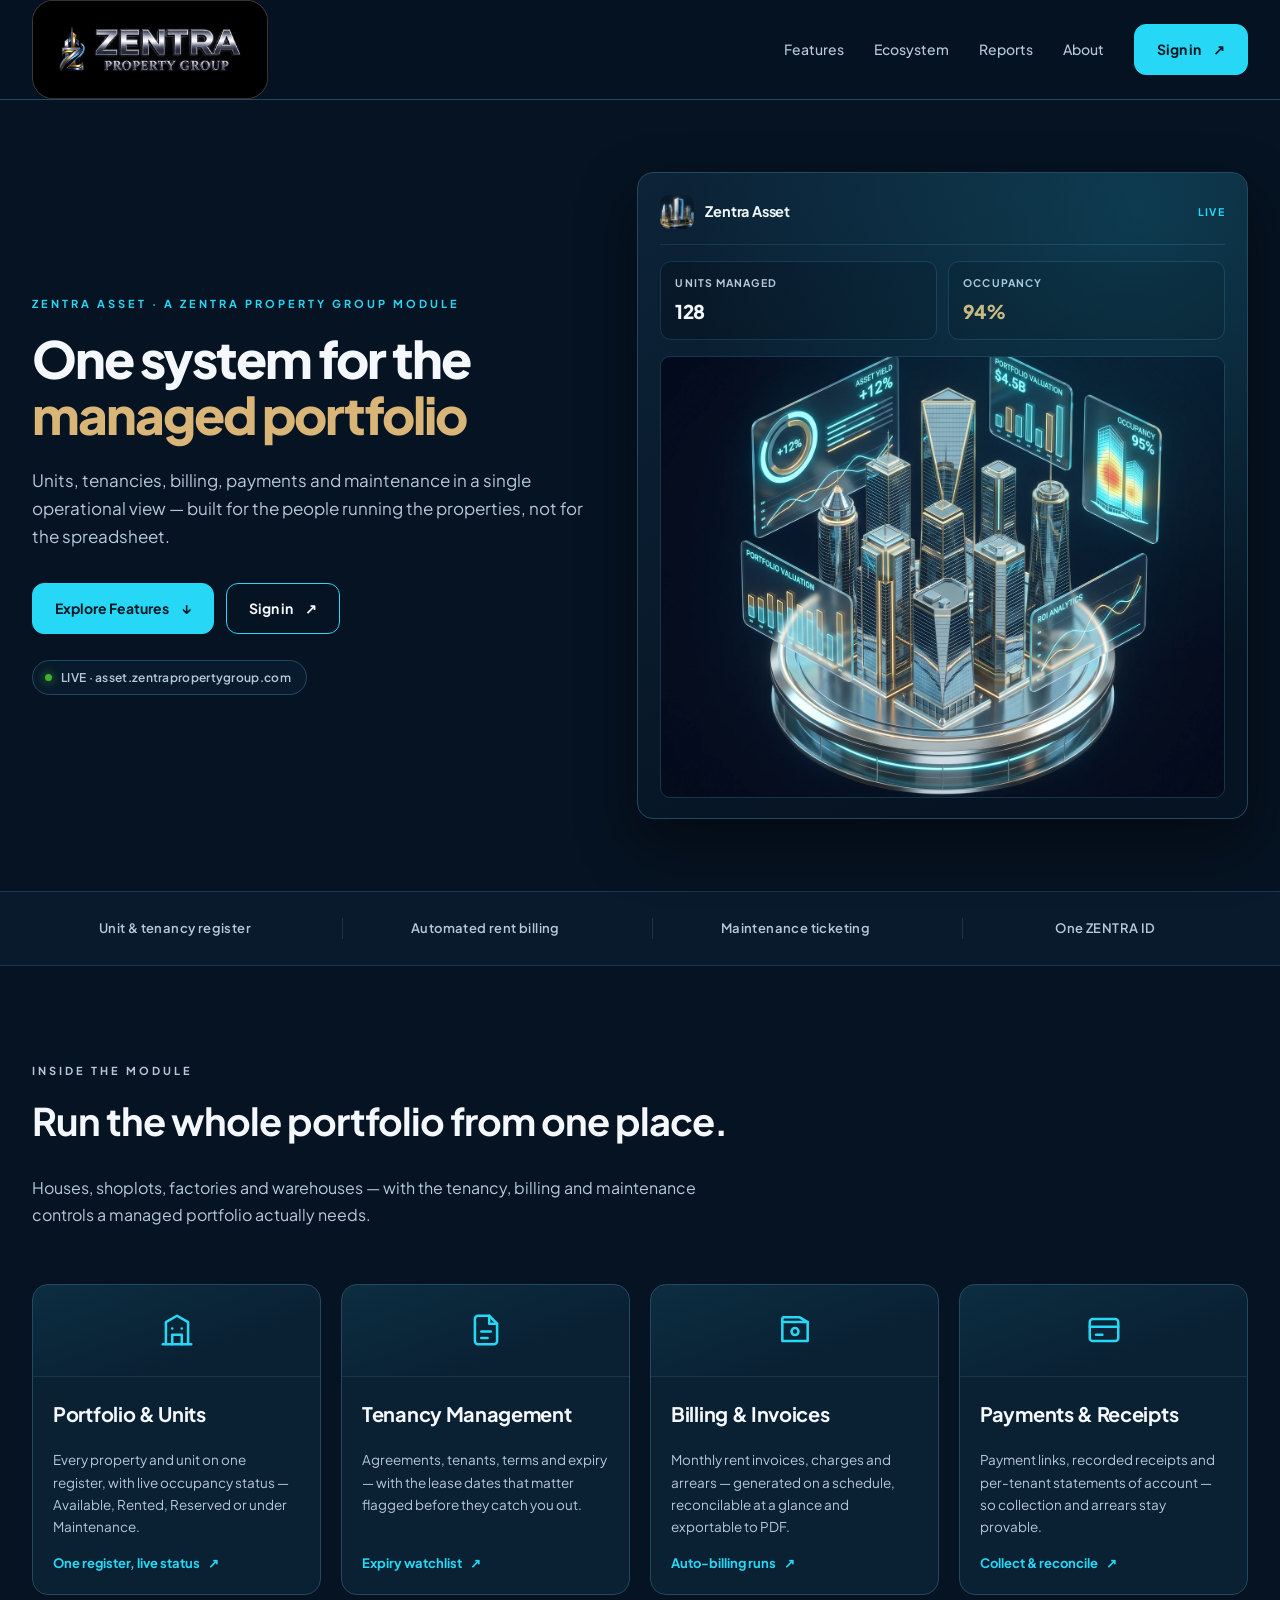
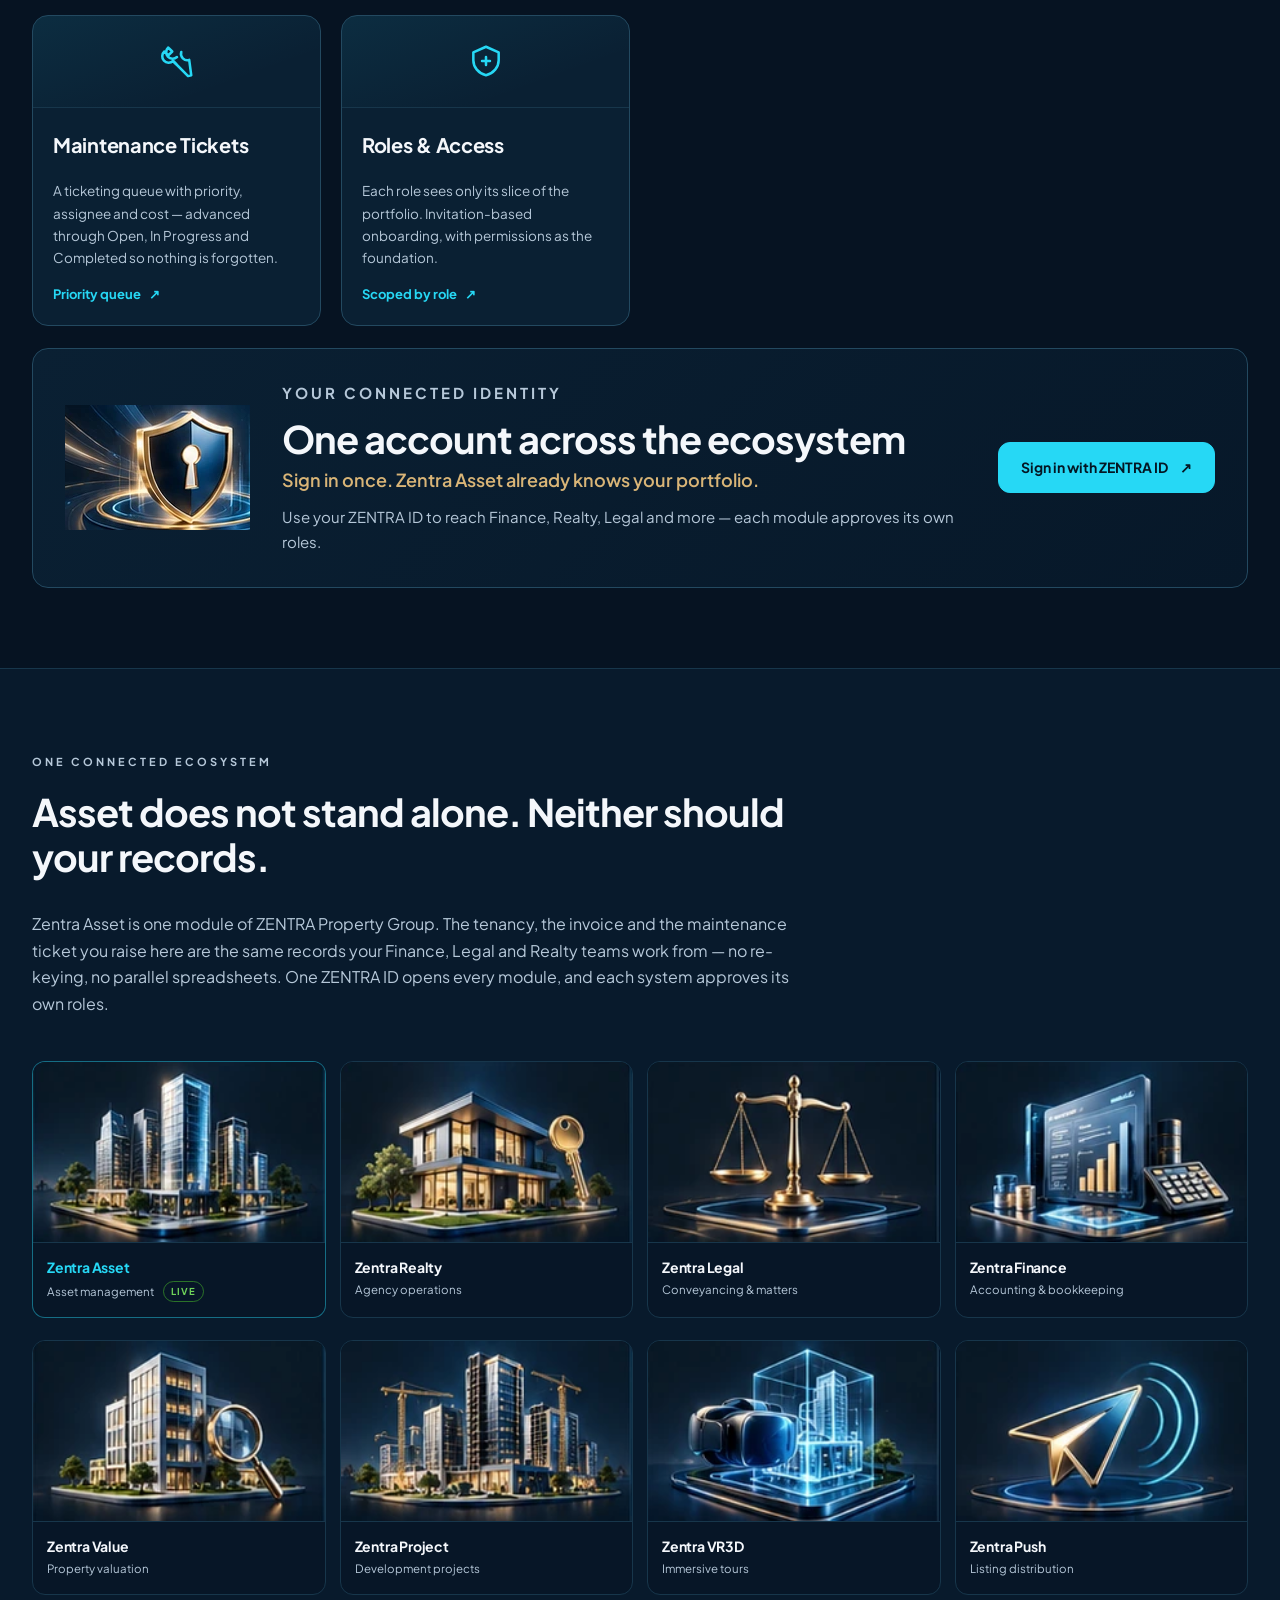
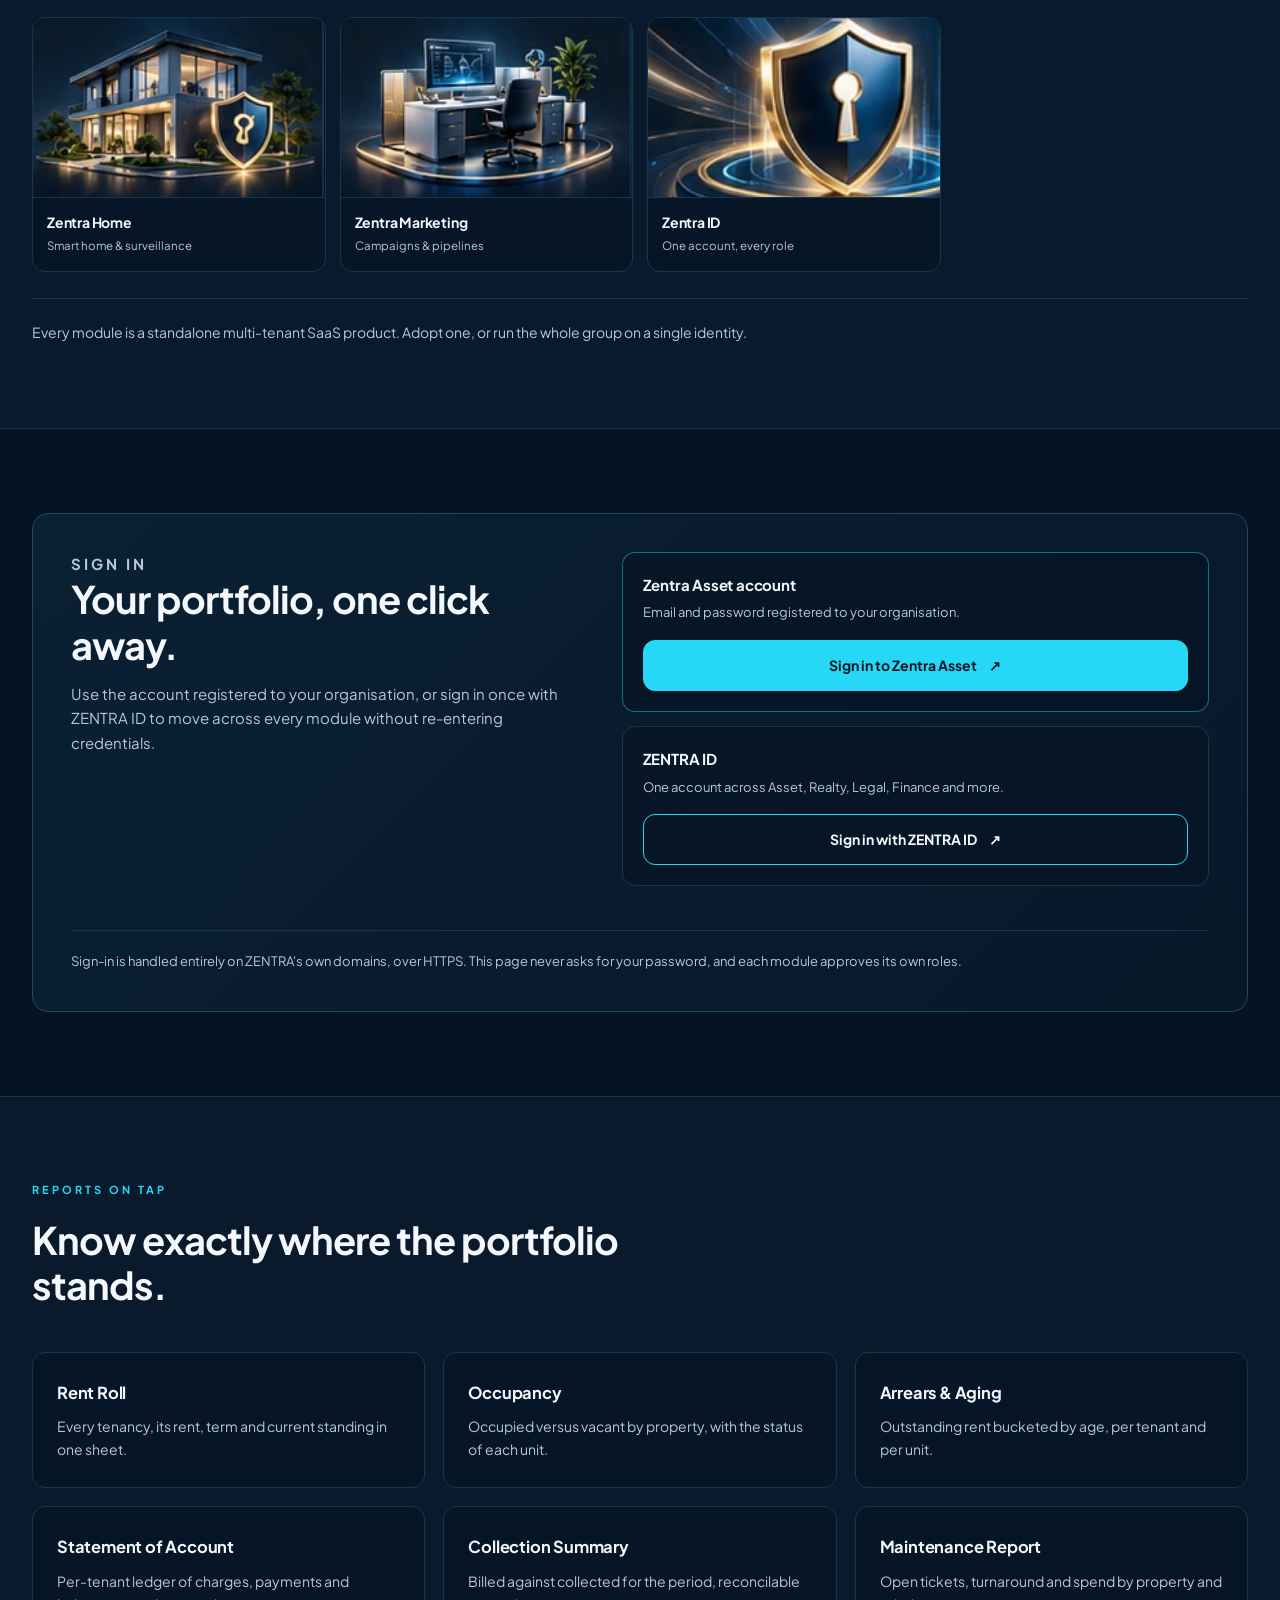
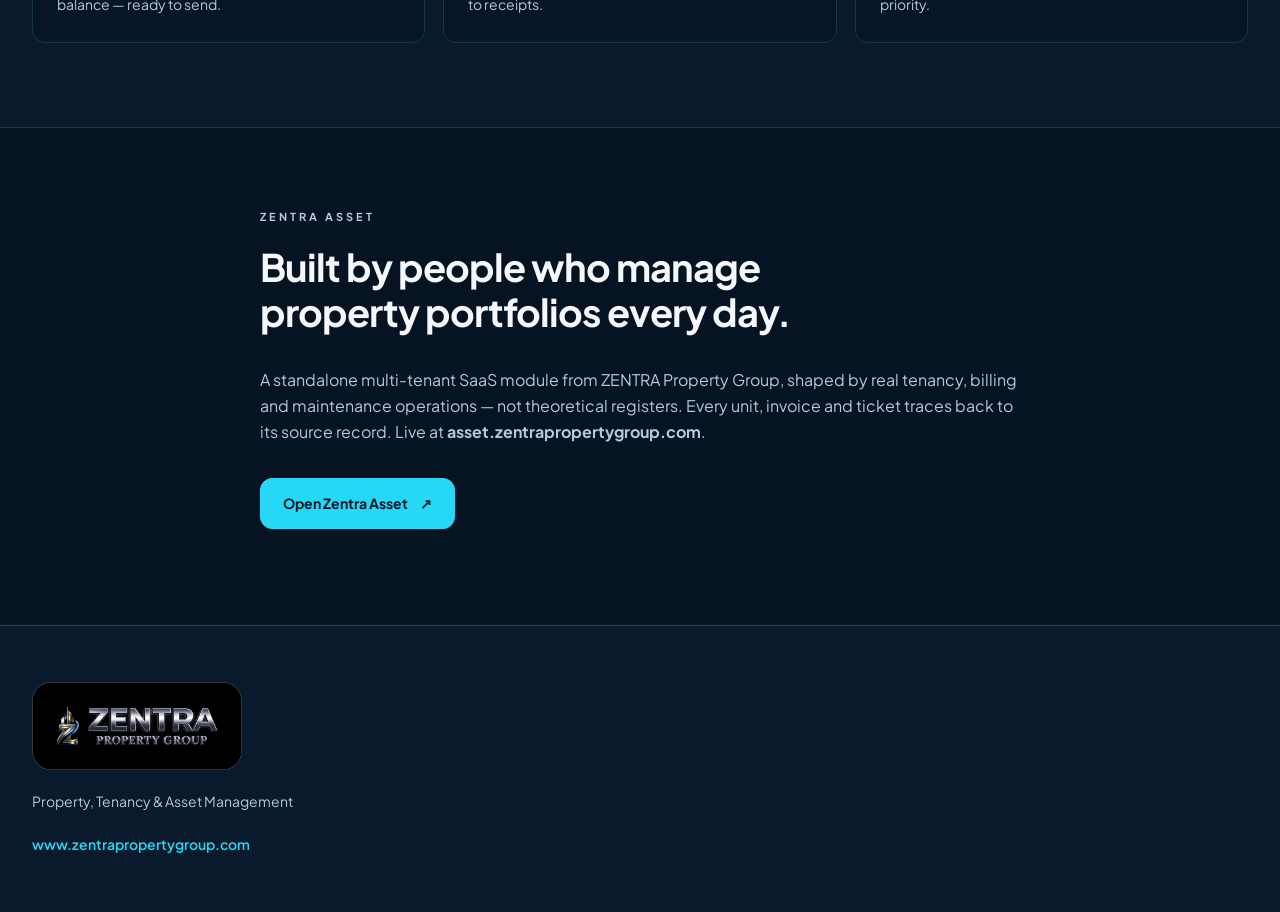
<file: asset/index.html>
<!doctype html>
<html lang="en">
<head>
<meta charset="utf-8">
<meta name="viewport" content="width=device-width,initial-scale=1">
<meta name="theme-color" content="#061322">
<title>ZENTRA Asset — Property, Tenancy &amp; Asset Management</title>
<meta name="description" content="ZENTRA Asset: one operational system for the managed portfolio — units, tenancies, billing, payments, maintenance and reports, with roles scoped per user and one account across the ZENTRA ecosystem.">
<link rel="icon" href="assets/brand/favicon-32.png" sizes="32x32">
<link rel="apple-touch-icon" href="assets/brand/logo-mark-plate.png">
<link rel="stylesheet" href="assets/base.css">
<link rel="stylesheet" href="assets/asset.css">
<script defer src="assets/theme-boot.js"></script>
<script defer src="assets/nav.js"></script>
</head>
<body>

<a class="skip" href="#main">Skip to content</a>

<header class="site-header">
  <div class="nav wrap">
    <a class="brand" href="#top" aria-label="ZENTRA Property Group — home">
      <img src="assets/brand/logo-horizontal-plate.png" width="1448" height="605" alt="ZENTRA Property Group">
    </a>
    <button class="menu-toggle" aria-expanded="false" aria-controls="navigation">Menu</button>
    <nav id="navigation" aria-label="Main">
      <a href="#features">Features</a>
      <a href="#ecosystem">Ecosystem</a>
      <a href="#reports">Reports</a>
      <a href="#about">About</a>
      <a class="button login" href="https://asset.zentrapropertygroup.com/login" target="_blank" rel="noopener">Sign in <span aria-hidden="true">&#8599;</span></a>
    </nav>
  </div>
</header>

<main id="main">

  <!-- ─── Hero ─── -->
  <section class="hero wrap" id="top">
    <div class="hero-copy">
      <p class="eyebrow">Zentra Asset &middot; A ZENTRA Property Group module</p>
      <h1>One system for the <span>managed portfolio</span></h1>
      <p class="lead">Units, tenancies, billing, payments and maintenance in a single operational view — built for the people running the properties, not for the spreadsheet.</p>
      <div class="actions">
        <a class="button" href="#features">Explore Features <span aria-hidden="true">&#8595;</span></a>
        <a class="button outline" href="https://asset.zentrapropertygroup.com/login" target="_blank" rel="noopener">Sign in <span aria-hidden="true">&#8599;</span></a>
      </div>
      <div class="live-pill"><span class="dot"></span> LIVE &middot; asset.zentrapropertygroup.com</div>
    </div>
    <div class="hero-art">
      <div class="fin-console">
        <div class="fc-head">
          <img src="assets/modules/asset.webp" width="226" height="140" alt="">
          <b>Zentra Asset</b>
          <span>Live</span>
        </div>
        <div class="fc-kpis">
          <div class="fc-kpi"><i>Units managed</i><b>128</b></div>
          <div class="fc-kpi"><i>Occupancy</i><b class="gold">94%</b></div>
        </div>
        <figure class="fc-figure">
          <img src="assets/modules/asset-hero.webp" width="1360" height="1063"
               loading="eager" decoding="async"
               alt="Isometric 3D model of a managed property portfolio with asset yield, valuation, occupancy and ROI analytics panels">
        </figure>
      </div>
    </div>
  </section>

  <!-- ─── Benefits strip ─── -->
  <div class="benefits">
    <ul class="wrap">
      <li>Unit &amp; tenancy register</li>
      <li>Automated rent billing</li>
      <li>Maintenance ticketing</li>
      <li>One ZENTRA ID</li>
    </ul>
  </div>

  <!-- ─── Features ─── -->
  <section id="features" class="solutions wrap">
    <div class="section-heading">
      <p class="eyebrow">Inside the module</p>
      <h2>Run the whole portfolio from one place.</h2>
      <p class="section-sub">Houses, shoplots, factories and warehouses — with the tenancy, billing and maintenance controls a managed portfolio actually needs.</p>
    </div>

    <div class="product-grid">

      <article class="product">
        <div class="card-icon" aria-hidden="true">
          <svg viewBox="0 0 24 24" fill="none" stroke="currentColor" stroke-width="1.6" stroke-linecap="round" stroke-linejoin="round"><path d="M3 21h18M5 21V7l7-4 7 4v14"/><path d="M9 21v-6h6v6M9 11h.01M15 11h.01"/></svg>
        </div>
        <div class="card-body">
          <h3>Portfolio &amp; Units</h3>
          <p class="card-desc">Every property and unit on one register, with live occupancy status — Available, Rented, Reserved or under Maintenance.</p>
          <span class="text-button">One register, live status <span aria-hidden="true">&#8599;</span></span>
        </div>
      </article>

      <article class="product">
        <div class="card-icon" aria-hidden="true">
          <svg viewBox="0 0 24 24" fill="none" stroke="currentColor" stroke-width="1.6" stroke-linecap="round" stroke-linejoin="round"><path d="M14 3H7a2 2 0 0 0-2 2v14a2 2 0 0 0 2 2h10a2 2 0 0 0 2-2V8Z"/><path d="M14 3v5h5M9 13h6M9 17h4"/></svg>
        </div>
        <div class="card-body">
          <h3>Tenancy Management</h3>
          <p class="card-desc">Agreements, tenants, terms and expiry — with the lease dates that matter flagged before they catch you out.</p>
          <span class="text-button">Expiry watchlist <span aria-hidden="true">&#8599;</span></span>
        </div>
      </article>

      <article class="product">
        <div class="card-icon" aria-hidden="true">
          <svg viewBox="0 0 24 24" fill="none" stroke="currentColor" stroke-width="1.6" stroke-linecap="round" stroke-linejoin="round"><path d="M4 7h16v12H4z"/><path d="M4 7V5a1 1 0 0 1 1-1h10l5 3"/><circle cx="12" cy="13" r="2.2"/></svg>
        </div>
        <div class="card-body">
          <h3>Billing &amp; Invoices</h3>
          <p class="card-desc">Monthly rent invoices, charges and arrears — generated on a schedule, reconcilable at a glance and exportable to PDF.</p>
          <span class="text-button">Auto-billing runs <span aria-hidden="true">&#8599;</span></span>
        </div>
      </article>

      <article class="product">
        <div class="card-icon" aria-hidden="true">
          <svg viewBox="0 0 24 24" fill="none" stroke="currentColor" stroke-width="1.6" stroke-linecap="round" stroke-linejoin="round"><rect x="3" y="5" width="18" height="14" rx="2"/><path d="M3 10h18M7 15h4"/></svg>
        </div>
        <div class="card-body">
          <h3>Payments &amp; Receipts</h3>
          <p class="card-desc">Payment links, recorded receipts and per-tenant statements of account — so collection and arrears stay provable.</p>
          <span class="text-button">Collect &amp; reconcile <span aria-hidden="true">&#8599;</span></span>
        </div>
      </article>

      <article class="product">
        <div class="card-icon" aria-hidden="true">
          <svg viewBox="0 0 24 24" fill="none" stroke="currentColor" stroke-width="1.6" stroke-linecap="round" stroke-linejoin="round"><path d="M14.7 6.3a4 4 0 0 0 5 5L21 21l-2 .5L9.5 12A4 4 0 0 1 4 6l2.5 2.5L9 6 6.5 3.5A4 4 0 0 0 12 9.5"/><path d="m9.5 12 2 2"/></svg>
        </div>
        <div class="card-body">
          <h3>Maintenance Tickets</h3>
          <p class="card-desc">A ticketing queue with priority, assignee and cost — advanced through Open, In Progress and Completed so nothing is forgotten.</p>
          <span class="text-button">Priority queue <span aria-hidden="true">&#8599;</span></span>
        </div>
      </article>

      <article class="product">
        <div class="card-icon" aria-hidden="true">
          <svg viewBox="0 0 24 24" fill="none" stroke="currentColor" stroke-width="1.6" stroke-linecap="round" stroke-linejoin="round"><path d="M12 3 4 6.5v5c0 4.4 3.2 8.2 8 9.5 4.8-1.3 8-5.1 8-9.5v-5L12 3Z"/><path d="M9.5 12h5M12 9.5v5"/></svg>
        </div>
        <div class="card-body">
          <h3>Roles &amp; Access</h3>
          <p class="card-desc">Each role sees only its slice of the portfolio. Invitation-based onboarding, with permissions as the foundation.</p>
          <span class="text-button">Scoped by role <span aria-hidden="true">&#8599;</span></span>
        </div>
      </article>

    </div>

    <!-- ─── ZENTRA ID panel ─── -->
    <article class="identity" id="oneid">
      <img src="assets/modules/id.webp" width="185" height="125" loading="lazy" alt="">
      <div class="identity-copy">
        <p class="eyebrow">Your connected identity</p>
        <h2>One account across the ecosystem</h2>
        <h3>Sign in once. Zentra Asset already knows your portfolio.</h3>
        <p>Use your ZENTRA ID to reach Finance, Realty, Legal and more — each module approves its own roles.</p>
      </div>
      <a class="button login" href="https://id.zentrapropertygroup.com/" target="_blank" rel="noopener">Sign in with ZENTRA ID <span aria-hidden="true">&#8599;</span></a>
    </article>
  </section>

  <!-- ─── Ecosystem ─── -->
  <section id="ecosystem" class="ecosystem">
    <div class="wrap">
      <div class="section-heading">
        <p class="eyebrow">One connected ecosystem</p>
        <h2>Asset does not stand alone. Neither should your records.</h2>
        <p class="section-sub">Zentra Asset is one module of ZENTRA Property Group. The tenancy, the invoice and the maintenance ticket you raise here are the same records your Finance, Legal and Realty teams work from — no re-keying, no parallel spreadsheets. One ZENTRA ID opens every module, and each system approves its own roles.</p>
      </div>

      <div class="eco-grid">
        <a class="eco is-current" href="https://asset.zentrapropertygroup.com/" target="_blank" rel="noopener"><img src="assets/modules/asset.webp" width="226" height="140" loading="lazy" alt=""><b>Zentra Asset</b><i>Asset management <span class="eco-live">Live</span></i></a>
        <a class="eco" href="https://realty.zentrapropertygroup.com/" target="_blank" rel="noopener"><img src="assets/modules/realty.webp" width="226" height="140" loading="lazy" alt=""><b>Zentra Realty</b><i>Agency operations</i></a>
        <a class="eco" href="https://legal.zentrapropertygroup.com/" target="_blank" rel="noopener"><img src="assets/modules/legal.webp" width="226" height="140" loading="lazy" alt=""><b>Zentra Legal</b><i>Conveyancing &amp; matters</i></a>
        <a class="eco" href="https://www.zentrapropertygroup.com/finance/" target="_blank" rel="noopener"><img src="assets/modules/finance.webp" width="226" height="140" loading="lazy" alt=""><b>Zentra Finance</b><i>Accounting &amp; bookkeeping</i></a>
        <a class="eco" href="https://value.zentrapropertygroup.com/" target="_blank" rel="noopener"><img src="assets/modules/value.webp" width="226" height="140" loading="lazy" alt=""><b>Zentra Value</b><i>Property valuation</i></a>
        <a class="eco" href="https://project.zentrapropertygroup.com/" target="_blank" rel="noopener"><img src="assets/modules/project.webp" width="226" height="140" loading="lazy" alt=""><b>Zentra Project</b><i>Development projects</i></a>
        <a class="eco" href="https://vr3d.zentrapropertygroup.com/" target="_blank" rel="noopener"><img src="assets/modules/vr3d.webp" width="226" height="140" loading="lazy" alt=""><b>Zentra VR3D</b><i>Immersive tours</i></a>
        <a class="eco" href="https://push.zentrapropertygroup.com/" target="_blank" rel="noopener"><img src="assets/modules/push.webp" width="226" height="140" loading="lazy" alt=""><b>Zentra Push</b><i>Listing distribution</i></a>
        <a class="eco" href="https://home.zentrapropertygroup.com/" target="_blank" rel="noopener"><img src="assets/modules/home.webp" width="226" height="140" loading="lazy" alt=""><b>Zentra Home</b><i>Smart home &amp; surveillance</i></a>
        <a class="eco" href="https://marketing.zentrapropertygroup.com/" target="_blank" rel="noopener"><img src="assets/modules/space.webp" width="226" height="140" loading="lazy" alt=""><b>Zentra Marketing</b><i>Campaigns &amp; pipelines</i></a>
        <a class="eco" href="https://id.zentrapropertygroup.com/" target="_blank" rel="noopener"><img src="assets/modules/id.webp" width="226" height="140" loading="lazy" alt=""><b>Zentra ID</b><i>One account, every role</i></a>
      </div>

      <p class="eco-note">Every module is a standalone multi-tenant SaaS product. Adopt one, or run the whole group on a single identity.</p>
    </div>
  </section>

  <!-- ─── Sign in ─── -->
  <section id="signin" class="signin">
    <div class="wrap">
      <div class="signin-panel">
        <div class="signin-copy">
          <p class="eyebrow">Sign in</p>
          <h2>Your portfolio, one click away.</h2>
          <p>Use the account registered to your organisation, or sign in once with ZENTRA ID to move across every module without re-entering credentials.</p>
        </div>
        <div class="signin-options">
          <div class="signin-option is-primary">
            <b>Zentra Asset account</b>
            <i>Email and password registered to your organisation.</i>
            <a class="button" href="https://asset.zentrapropertygroup.com/login" target="_blank" rel="noopener">Sign in to Zentra Asset <span aria-hidden="true">&#8599;</span></a>
          </div>
          <div class="signin-option">
            <b>ZENTRA ID</b>
            <i>One account across Asset, Realty, Legal, Finance and more.</i>
            <a class="button outline" href="https://id.zentrapropertygroup.com/" target="_blank" rel="noopener">Sign in with ZENTRA ID <span aria-hidden="true">&#8599;</span></a>
          </div>
        </div>
        <p class="signin-note">Sign-in is handled entirely on ZENTRA's own domains, over HTTPS. This page never asks for your password, and each module approves its own roles.</p>
      </div>
    </div>
  </section>

  <!-- ─── Reports ─── -->
  <section id="reports" class="reports">
    <div class="wrap">
      <p class="eyebrow">Reports on tap</p>
      <h2>Know exactly where the portfolio stands.</h2>
      <div class="report-grid">
        <div class="report"><h4>Rent Roll</h4><p>Every tenancy, its rent, term and current standing in one sheet.</p></div>
        <div class="report"><h4>Occupancy</h4><p>Occupied versus vacant by property, with the status of each unit.</p></div>
        <div class="report"><h4>Arrears &amp; Aging</h4><p>Outstanding rent bucketed by age, per tenant and per unit.</p></div>
        <div class="report"><h4>Statement of Account</h4><p>Per-tenant ledger of charges, payments and balance — ready to send.</p></div>
        <div class="report"><h4>Collection Summary</h4><p>Billed against collected for the period, reconcilable to receipts.</p></div>
        <div class="report"><h4>Maintenance Report</h4><p>Open tickets, turnaround and spend by property and priority.</p></div>
      </div>
    </div>
  </section>

  <!-- ─── About ─── -->
  <section class="about wrap" id="about">
    <p class="eyebrow">Zentra Asset</p>
    <h2>Built by people who manage<br>property portfolios every day.</h2>
    <p>A standalone multi-tenant SaaS module from ZENTRA Property Group, shaped by real tenancy, billing and maintenance operations — not theoretical registers. Every unit, invoice and ticket traces back to its source record. Live at <b>asset.zentrapropertygroup.com</b>.</p>
    <a class="button" href="https://asset.zentrapropertygroup.com/" target="_blank" rel="noopener">Open Zentra Asset <span aria-hidden="true">&#8599;</span></a>
  </section>

</main>

<footer class="site-footer">
  <div class="wrap footer-inner">
    <a class="brand" href="#top" aria-label="ZENTRA Property Group — back to top">
      <img src="assets/brand/logo-horizontal-plate.png" width="1448" height="605" alt="ZENTRA Property Group">
    </a>
    <p class="footer-tag">Property, Tenancy &amp; Asset Management</p>
    <a class="footer-site" href="https://www.zentrapropertygroup.com/">www.zentrapropertygroup.com</a>
  </div>
</footer>

</body>
</html>
</file>
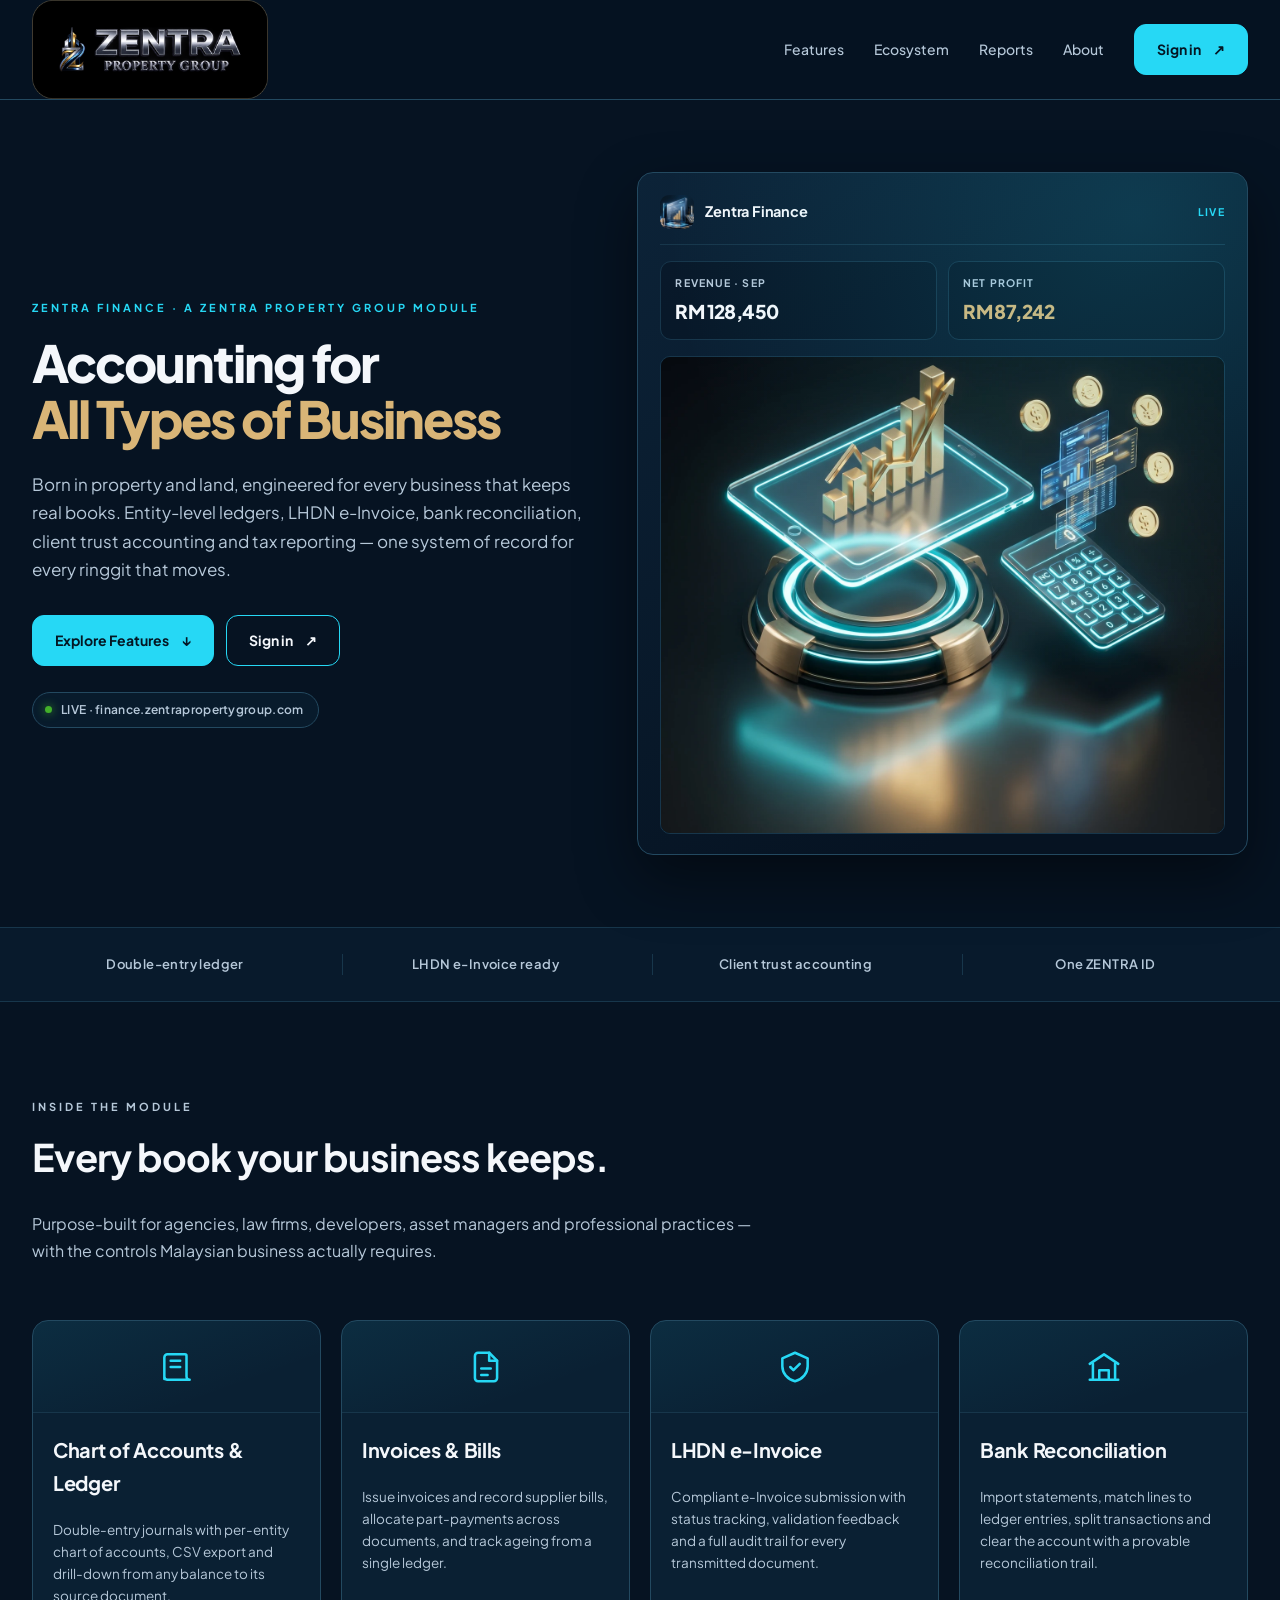
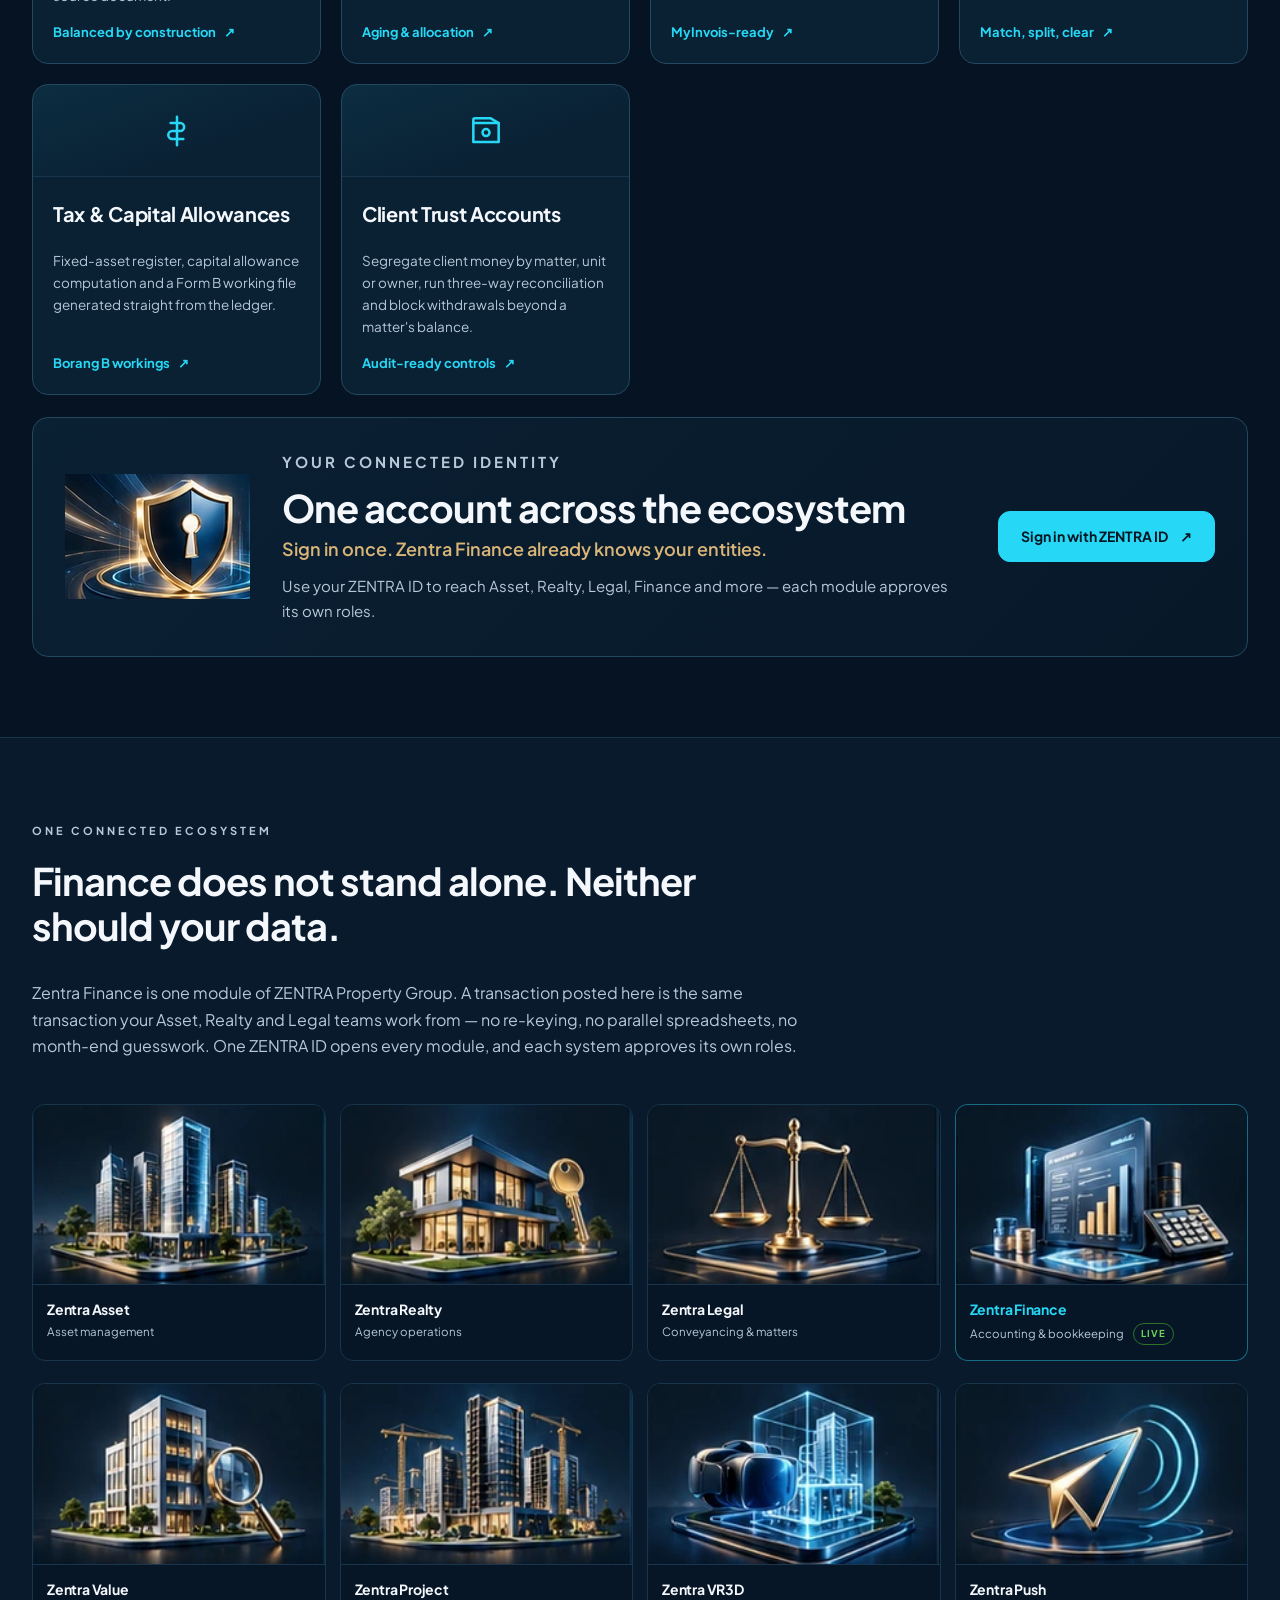
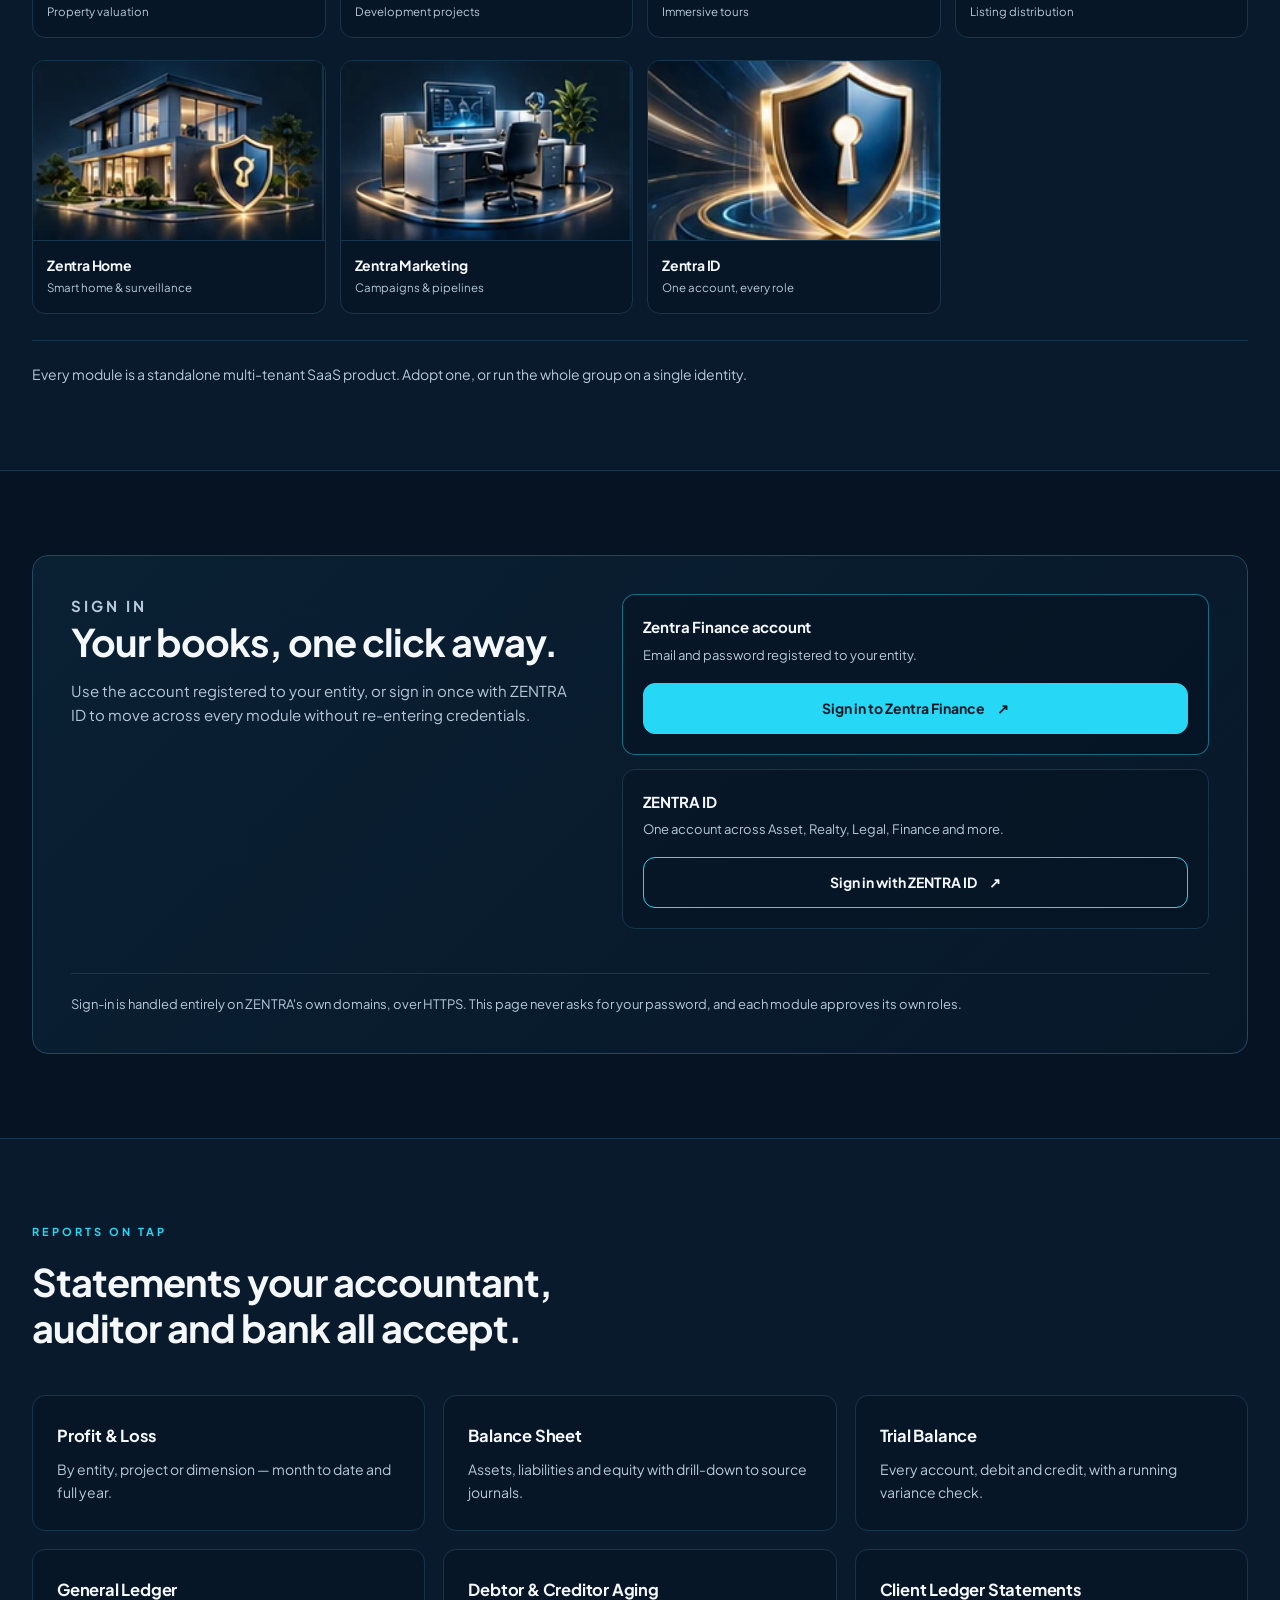
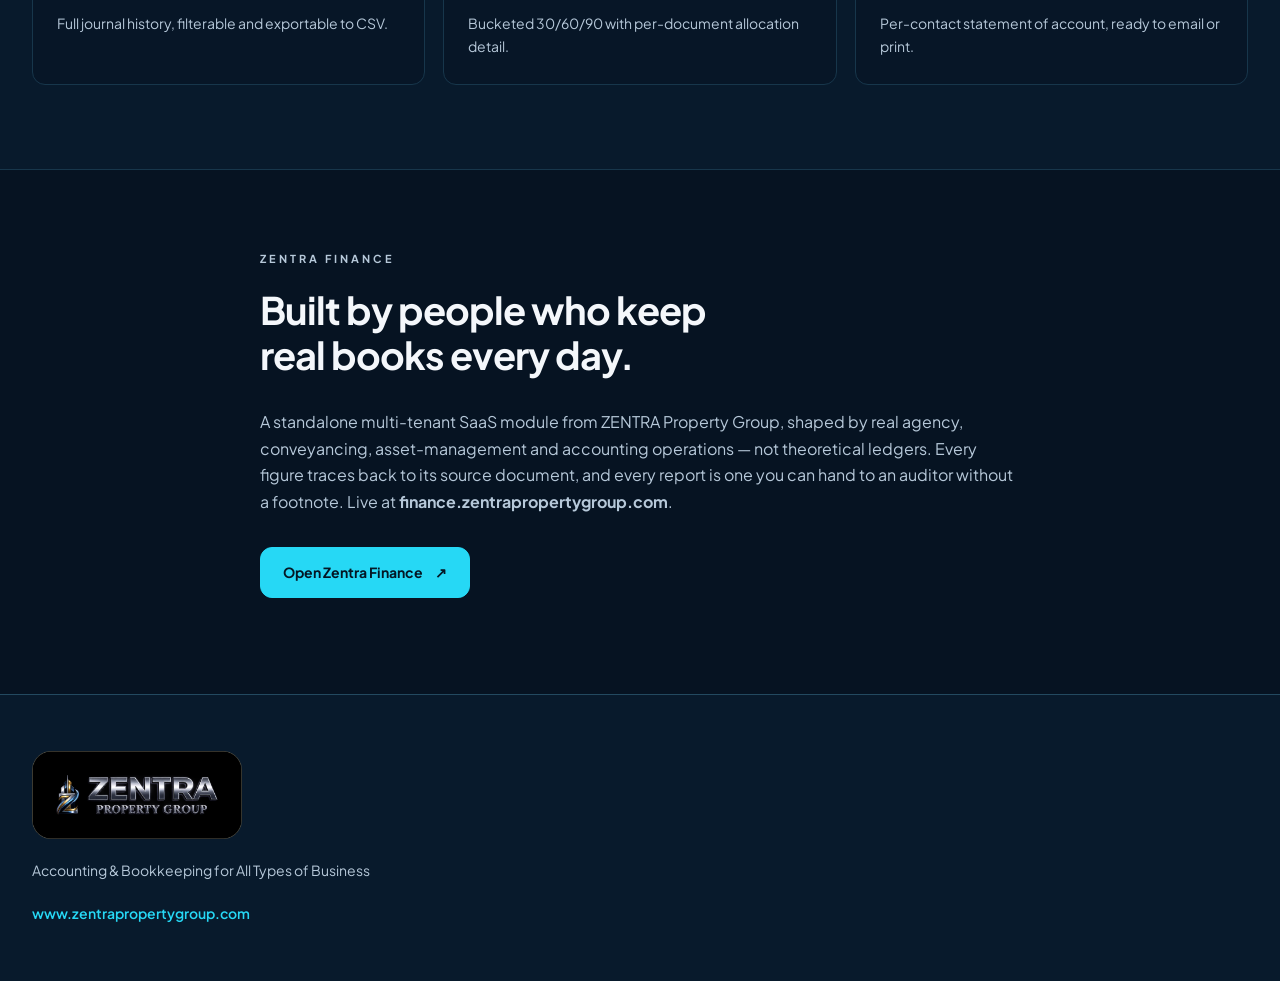
<file: finance/index.html>
<!doctype html>
<html lang="en">
<head>
<meta charset="utf-8">
<meta name="viewport" content="width=device-width,initial-scale=1">
<meta name="theme-color" content="#061322">
<title>ZENTRA Finance — Accounting &amp; Bookkeeping for All Types of Business</title>
<meta name="description" content="ZENTRA Finance: entity-level books, LHDN e-Invoice, bank reconciliation, client trust accounting and tax reporting — accounting for all types of business, with one account across every ZENTRA module.">
<link rel="icon" href="assets/brand/favicon-32.png" sizes="32x32">
<link rel="apple-touch-icon" href="assets/brand/logo-mark-plate.png">
<link rel="stylesheet" href="assets/base.css">
<link rel="stylesheet" href="assets/finance.css">
<script defer src="assets/theme-boot.js"></script>
<script defer src="assets/nav.js"></script>
</head>
<body>

<a class="skip" href="#main">Skip to content</a>

<header class="site-header">
  <div class="nav wrap">
    <a class="brand" href="#top" aria-label="ZENTRA Property Group — home">
      <img src="assets/brand/logo-horizontal-plate.png" width="1448" height="605" alt="ZENTRA Property Group">
    </a>
    <button class="menu-toggle" aria-expanded="false" aria-controls="navigation">Menu</button>
    <nav id="navigation" aria-label="Main">
      <a href="#features">Features</a>
      <a href="#ecosystem">Ecosystem</a>
      <a href="#reports">Reports</a>
      <a href="#about">About</a>
      <a class="button login" href="https://finance.zentrapropertygroup.com/login" target="_blank" rel="noopener">Sign in <span aria-hidden="true">&#8599;</span></a>
    </nav>
  </div>
</header>

<main id="main">

  <!-- ─── Hero ─── -->
  <section class="hero wrap" id="top">
    <div class="hero-copy">
      <p class="eyebrow">Zentra Finance &middot; A ZENTRA Property Group module</p>
      <h1>Accounting for <span>All Types of Business</span></h1>
      <p class="lead">Born in property and land, engineered for every business that keeps real books. Entity-level ledgers, LHDN e-Invoice, bank reconciliation, client trust accounting and tax reporting — one system of record for every ringgit that moves.</p>
      <div class="actions">
        <a class="button" href="#features">Explore Features <span aria-hidden="true">&#8595;</span></a>
        <a class="button outline" href="https://finance.zentrapropertygroup.com/login" target="_blank" rel="noopener">Sign in <span aria-hidden="true">&#8599;</span></a>
      </div>
      <div class="live-pill"><span class="dot"></span> LIVE &middot; finance.zentrapropertygroup.com</div>
    </div>
    <div class="hero-art">
      <div class="fin-console">
        <div class="fc-head">
          <img src="assets/modules/finance.webp" width="226" height="140" alt="">
          <b>Zentra Finance</b>
          <span>Live</span>
        </div>
        <div class="fc-kpis">
          <div class="fc-kpi"><i>Revenue &middot; Sep</i><b>RM 128,450</b></div>
          <div class="fc-kpi"><i>Net profit</i><b class="gold">RM 87,242</b></div>
        </div>
        <figure class="fc-figure">
          <img src="assets/modules/finance-hero.webp" width="1360" height="1150"
               loading="eager" decoding="async"
               alt="Futuristic finance concept: a transparent tablet with a rising gold bar chart and arrow above a glowing circular base, with a holographic calculator, data panels and gold currency coins">
        </figure>
      </div>
    </div>
  </section>

  <!-- ─── Benefits strip ─── -->
  <div class="benefits">
    <ul class="wrap">
      <li>Double-entry ledger</li>
      <li>LHDN e-Invoice ready</li>
      <li>Client trust accounting</li>
      <li>One ZENTRA ID</li>
    </ul>
  </div>

  <!-- ─── Features ─── -->
  <section id="features" class="solutions wrap">
    <div class="section-heading">
      <p class="eyebrow">Inside the module</p>
      <h2>Every book your business keeps.</h2>
      <p class="section-sub">Purpose-built for agencies, law firms, developers, asset managers and professional practices — with the controls Malaysian business actually requires.</p>
    </div>

    <div class="product-grid">

      <article class="product">
        <div class="card-icon" aria-hidden="true">
          <svg viewBox="0 0 24 24" fill="none" stroke="currentColor" stroke-width="1.6" stroke-linecap="round" stroke-linejoin="round"><path d="M4 19.5V6a2 2 0 0 1 2-2h11a1 1 0 0 1 1 1v13a2 2 0 0 0 2 2H6a2 2 0 0 1-2-2Z"/><path d="M8 8h6M8 12h6"/></svg>
        </div>
        <div class="card-body">
          <h3>Chart of Accounts &amp; Ledger</h3>
          <p class="card-desc">Double-entry journals with per-entity chart of accounts, CSV export and drill-down from any balance to its source document.</p>
          <span class="text-button">Balanced by construction <span aria-hidden="true">&#8599;</span></span>
        </div>
      </article>

      <article class="product">
        <div class="card-icon" aria-hidden="true">
          <svg viewBox="0 0 24 24" fill="none" stroke="currentColor" stroke-width="1.6" stroke-linecap="round" stroke-linejoin="round"><path d="M14 3H7a2 2 0 0 0-2 2v14a2 2 0 0 0 2 2h10a2 2 0 0 0 2-2V8Z"/><path d="M14 3v5h5M9 13h6M9 17h4"/></svg>
        </div>
        <div class="card-body">
          <h3>Invoices &amp; Bills</h3>
          <p class="card-desc">Issue invoices and record supplier bills, allocate part-payments across documents, and track ageing from a single ledger.</p>
          <span class="text-button">Aging &amp; allocation <span aria-hidden="true">&#8599;</span></span>
        </div>
      </article>

      <article class="product">
        <div class="card-icon" aria-hidden="true">
          <svg viewBox="0 0 24 24" fill="none" stroke="currentColor" stroke-width="1.6" stroke-linecap="round" stroke-linejoin="round"><path d="M12 3 4 6.5v5c0 4.4 3.2 8.2 8 9.5 4.8-1.3 8-5.1 8-9.5v-5L12 3Z"/><path d="m9 12 2 2 4-4"/></svg>
        </div>
        <div class="card-body">
          <h3>LHDN e-Invoice</h3>
          <p class="card-desc">Compliant e-Invoice submission with status tracking, validation feedback and a full audit trail for every transmitted document.</p>
          <span class="text-button">MyInvois-ready <span aria-hidden="true">&#8599;</span></span>
        </div>
      </article>

      <article class="product">
        <div class="card-icon" aria-hidden="true">
          <svg viewBox="0 0 24 24" fill="none" stroke="currentColor" stroke-width="1.6" stroke-linecap="round" stroke-linejoin="round"><path d="M3 10 12 4l9 6"/><path d="M5 10v9M19 10v9M9 19v-5h6v5M3 20h18"/></svg>
        </div>
        <div class="card-body">
          <h3>Bank Reconciliation</h3>
          <p class="card-desc">Import statements, match lines to ledger entries, split transactions and clear the account with a provable reconciliation trail.</p>
          <span class="text-button">Match, split, clear <span aria-hidden="true">&#8599;</span></span>
        </div>
      </article>

      <article class="product">
        <div class="card-icon" aria-hidden="true">
          <svg viewBox="0 0 24 24" fill="none" stroke="currentColor" stroke-width="1.6" stroke-linecap="round" stroke-linejoin="round"><path d="M12 3v18M8 7h6a2.5 2.5 0 0 1 0 5H9a2.5 2.5 0 0 0 0 5h7"/></svg>
        </div>
        <div class="card-body">
          <h3>Tax &amp; Capital Allowances</h3>
          <p class="card-desc">Fixed-asset register, capital allowance computation and a Form B working file generated straight from the ledger.</p>
          <span class="text-button">Borang B workings <span aria-hidden="true">&#8599;</span></span>
        </div>
      </article>

      <article class="product">
        <div class="card-icon" aria-hidden="true">
          <svg viewBox="0 0 24 24" fill="none" stroke="currentColor" stroke-width="1.6" stroke-linecap="round" stroke-linejoin="round"><path d="M4 7h16v12H4z"/><path d="M4 7V5a1 1 0 0 1 1-1h10l5 3"/><circle cx="12" cy="13" r="2.2"/></svg>
        </div>
        <div class="card-body">
          <h3>Client Trust Accounts</h3>
          <p class="card-desc">Segregate client money by matter, unit or owner, run three-way reconciliation and block withdrawals beyond a matter's balance.</p>
          <span class="text-button">Audit-ready controls <span aria-hidden="true">&#8599;</span></span>
        </div>
      </article>

    </div>

    <!-- ─── ZENTRA ID panel ─── -->
    <article class="identity" id="oneid">
      <img src="assets/modules/id.webp" width="185" height="125" loading="lazy" alt="">
      <div class="identity-copy">
        <p class="eyebrow">Your connected identity</p>
        <h2>One account across the ecosystem</h2>
        <h3>Sign in once. Zentra Finance already knows your entities.</h3>
        <p>Use your ZENTRA ID to reach Asset, Realty, Legal, Finance and more — each module approves its own roles.</p>
      </div>
      <a class="button login" href="https://id.zentrapropertygroup.com/" target="_blank" rel="noopener">Sign in with ZENTRA ID <span aria-hidden="true">&#8599;</span></a>
    </article>
  </section>

  <!-- ─── Ecosystem ─── -->
  <section id="ecosystem" class="ecosystem">
    <div class="wrap">
      <div class="section-heading">
        <p class="eyebrow">One connected ecosystem</p>
        <h2>Finance does not stand alone. Neither should your data.</h2>
        <p class="section-sub">Zentra Finance is one module of ZENTRA Property Group. A transaction posted here is the same transaction your Asset, Realty and Legal teams work from — no re-keying, no parallel spreadsheets, no month-end guesswork. One ZENTRA ID opens every module, and each system approves its own roles.</p>
      </div>

      <div class="eco-grid">
        <a class="eco" href="https://asset.zentrapropertygroup.com/" target="_blank" rel="noopener"><img src="assets/modules/asset.webp" width="226" height="140" loading="lazy" alt=""><b>Zentra Asset</b><i>Asset management</i></a>
        <a class="eco" href="https://realty.zentrapropertygroup.com/" target="_blank" rel="noopener"><img src="assets/modules/realty.webp" width="226" height="140" loading="lazy" alt=""><b>Zentra Realty</b><i>Agency operations</i></a>
        <a class="eco" href="https://legal.zentrapropertygroup.com/" target="_blank" rel="noopener"><img src="assets/modules/legal.webp" width="226" height="140" loading="lazy" alt=""><b>Zentra Legal</b><i>Conveyancing &amp; matters</i></a>
        <a class="eco is-current" href="https://finance.zentrapropertygroup.com/" target="_blank" rel="noopener"><img src="assets/modules/finance.webp" width="226" height="140" loading="lazy" alt=""><b>Zentra Finance</b><i>Accounting &amp; bookkeeping <span class="eco-live">Live</span></i></a>
        <a class="eco" href="https://value.zentrapropertygroup.com/" target="_blank" rel="noopener"><img src="assets/modules/value.webp" width="226" height="140" loading="lazy" alt=""><b>Zentra Value</b><i>Property valuation</i></a>
        <a class="eco" href="https://project.zentrapropertygroup.com/" target="_blank" rel="noopener"><img src="assets/modules/project.webp" width="226" height="140" loading="lazy" alt=""><b>Zentra Project</b><i>Development projects</i></a>
        <a class="eco" href="https://vr3d.zentrapropertygroup.com/" target="_blank" rel="noopener"><img src="assets/modules/vr3d.webp" width="226" height="140" loading="lazy" alt=""><b>Zentra VR3D</b><i>Immersive tours</i></a>
        <a class="eco" href="https://push.zentrapropertygroup.com/" target="_blank" rel="noopener"><img src="assets/modules/push.webp" width="226" height="140" loading="lazy" alt=""><b>Zentra Push</b><i>Listing distribution</i></a>
        <a class="eco" href="https://home.zentrapropertygroup.com/" target="_blank" rel="noopener"><img src="assets/modules/home.webp" width="226" height="140" loading="lazy" alt=""><b>Zentra Home</b><i>Smart home &amp; surveillance</i></a>
        <a class="eco" href="https://marketing.zentrapropertygroup.com/" target="_blank" rel="noopener"><img src="assets/modules/space.webp" width="226" height="140" loading="lazy" alt=""><b>Zentra Marketing</b><i>Campaigns &amp; pipelines</i></a>
        <a class="eco" href="https://id.zentrapropertygroup.com/" target="_blank" rel="noopener"><img src="assets/modules/id.webp" width="226" height="140" loading="lazy" alt=""><b>Zentra ID</b><i>One account, every role</i></a>
      </div>

      <p class="eco-note">Every module is a standalone multi-tenant SaaS product. Adopt one, or run the whole group on a single identity.</p>
    </div>
  </section>

  <!-- ─── Sign in ─── -->
  <section id="signin" class="signin">
    <div class="wrap">
      <div class="signin-panel">
        <div class="signin-copy">
          <p class="eyebrow">Sign in</p>
          <h2>Your books, one click away.</h2>
          <p>Use the account registered to your entity, or sign in once with ZENTRA ID to move across every module without re-entering credentials.</p>
        </div>
        <div class="signin-options">
          <div class="signin-option is-primary">
            <b>Zentra Finance account</b>
            <i>Email and password registered to your entity.</i>
            <a class="button" href="https://finance.zentrapropertygroup.com/login" target="_blank" rel="noopener">Sign in to Zentra Finance <span aria-hidden="true">&#8599;</span></a>
          </div>
          <div class="signin-option">
            <b>ZENTRA ID</b>
            <i>One account across Asset, Realty, Legal, Finance and more.</i>
            <a class="button outline" href="https://id.zentrapropertygroup.com/" target="_blank" rel="noopener">Sign in with ZENTRA ID <span aria-hidden="true">&#8599;</span></a>
          </div>
        </div>
        <p class="signin-note">Sign-in is handled entirely on ZENTRA's own domains, over HTTPS. This page never asks for your password, and each module approves its own roles.</p>
      </div>
    </div>
  </section>

  <!-- ─── Reports ─── -->
  <section id="reports" class="reports">
    <div class="wrap">
      <p class="eyebrow">Reports on tap</p>
      <h2>Statements your accountant, auditor and bank all accept.</h2>
      <div class="report-grid">
        <div class="report"><h4>Profit &amp; Loss</h4><p>By entity, project or dimension — month to date and full year.</p></div>
        <div class="report"><h4>Balance Sheet</h4><p>Assets, liabilities and equity with drill-down to source journals.</p></div>
        <div class="report"><h4>Trial Balance</h4><p>Every account, debit and credit, with a running variance check.</p></div>
        <div class="report"><h4>General Ledger</h4><p>Full journal history, filterable and exportable to CSV.</p></div>
        <div class="report"><h4>Debtor &amp; Creditor Aging</h4><p>Bucketed 30/60/90 with per-document allocation detail.</p></div>
        <div class="report"><h4>Client Ledger Statements</h4><p>Per-contact statement of account, ready to email or print.</p></div>
      </div>
    </div>
  </section>

  <!-- ─── About ─── -->
  <section class="about wrap" id="about">
    <p class="eyebrow">Zentra Finance</p>
    <h2>Built by people who keep<br>real books every day.</h2>
    <p>A standalone multi-tenant SaaS module from ZENTRA Property Group, shaped by real agency, conveyancing, asset-management and accounting operations — not theoretical ledgers. Every figure traces back to its source document, and every report is one you can hand to an auditor without a footnote. Live at <b>finance.zentrapropertygroup.com</b>.</p>
    <a class="button" href="https://finance.zentrapropertygroup.com/" target="_blank" rel="noopener">Open Zentra Finance <span aria-hidden="true">&#8599;</span></a>
  </section>

</main>

<footer class="site-footer">
  <div class="wrap footer-inner">
    <a class="brand" href="#top" aria-label="ZENTRA Property Group — back to top">
      <img src="assets/brand/logo-horizontal-plate.png" width="1448" height="605" alt="ZENTRA Property Group">
    </a>
    <p class="footer-tag">Accounting &amp; Bookkeeping for All Types of Business</p>
    <a class="footer-site" href="https://www.zentrapropertygroup.com/">www.zentrapropertygroup.com</a>
  </div>
</footer>

</body>
</html>
</file>
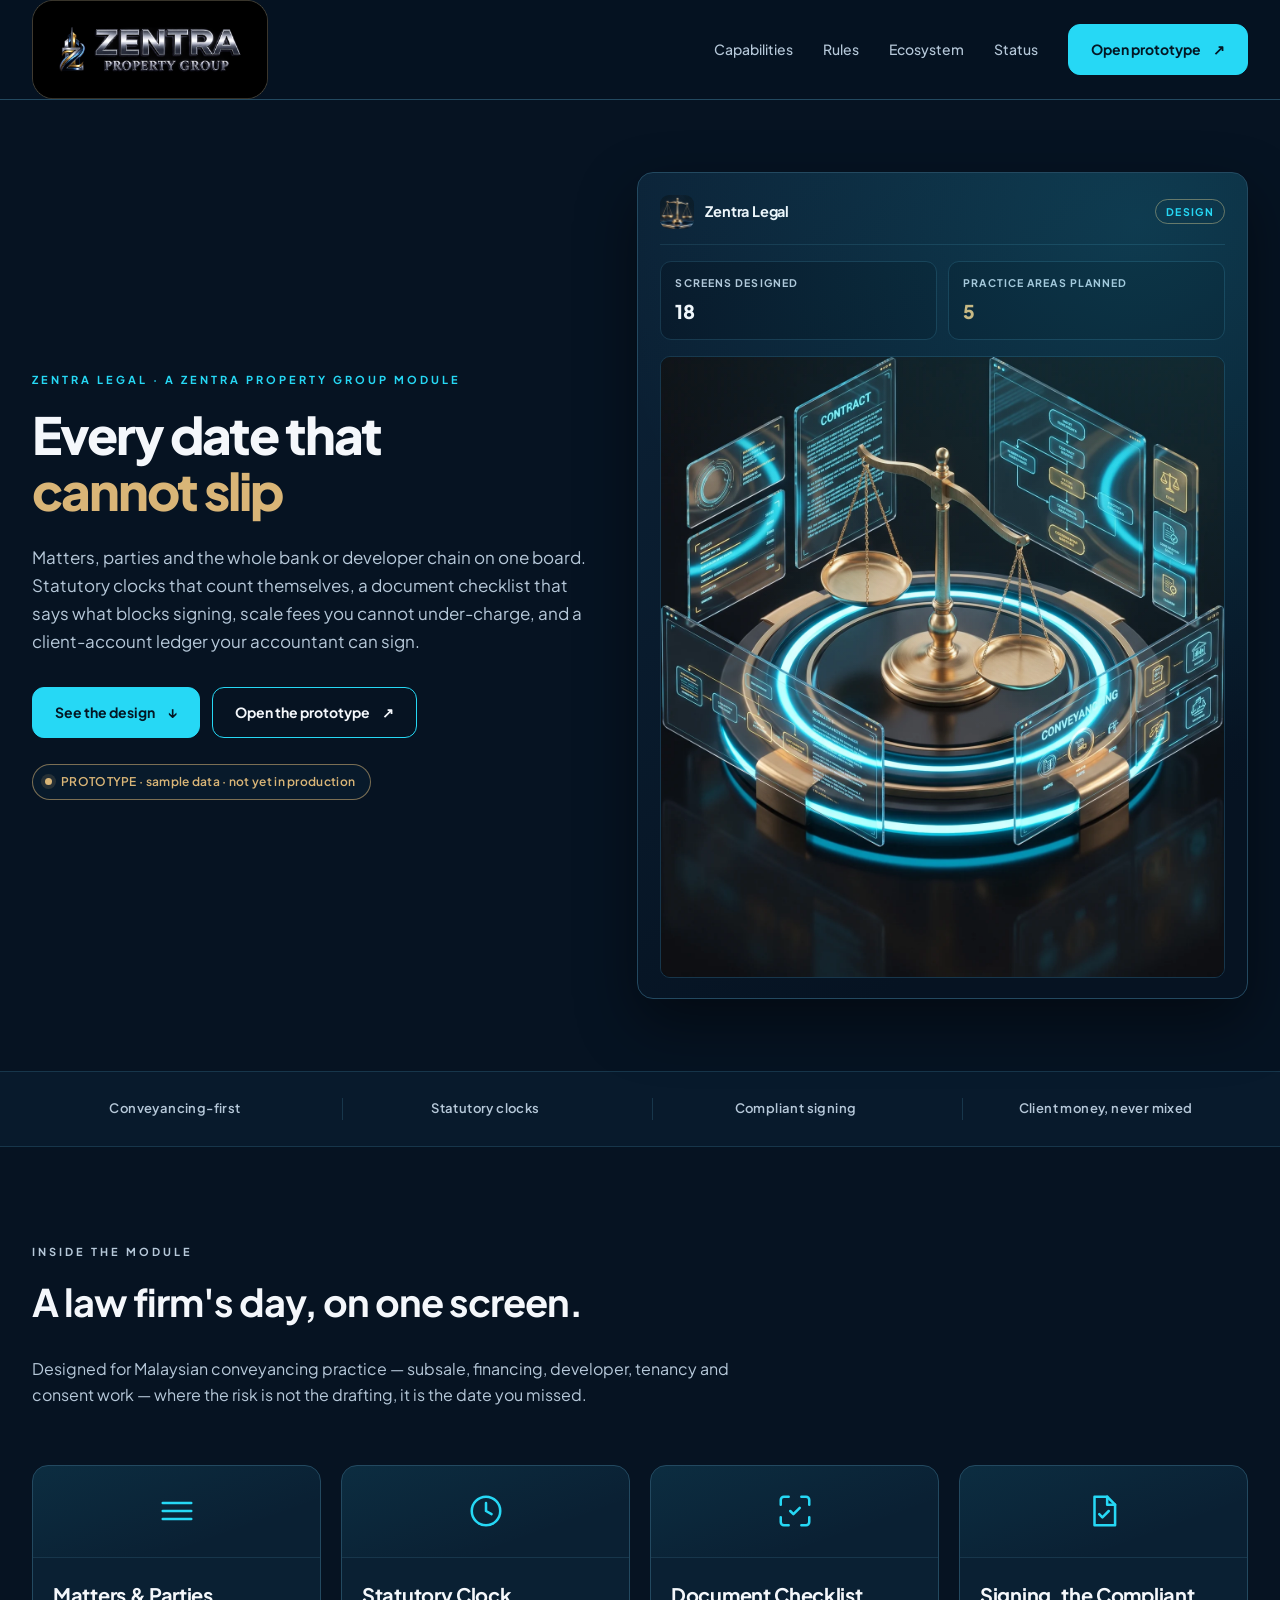
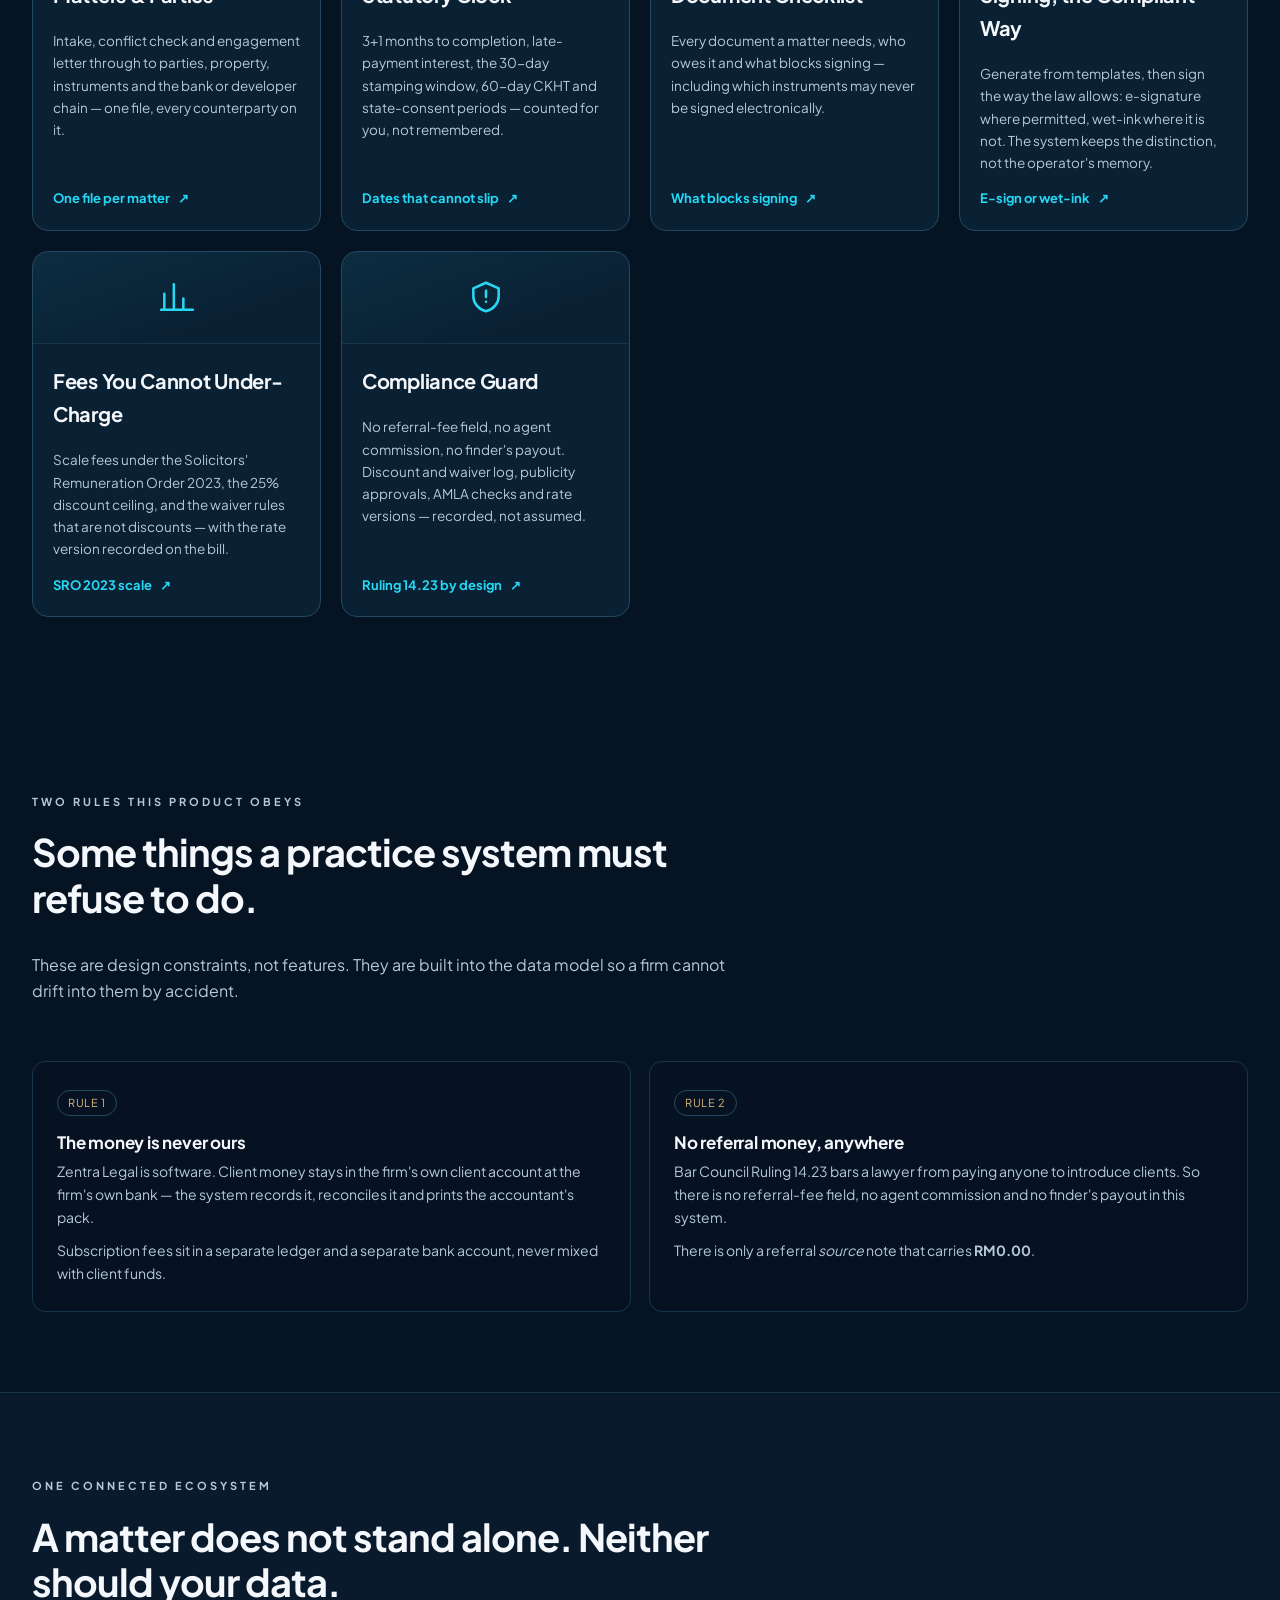
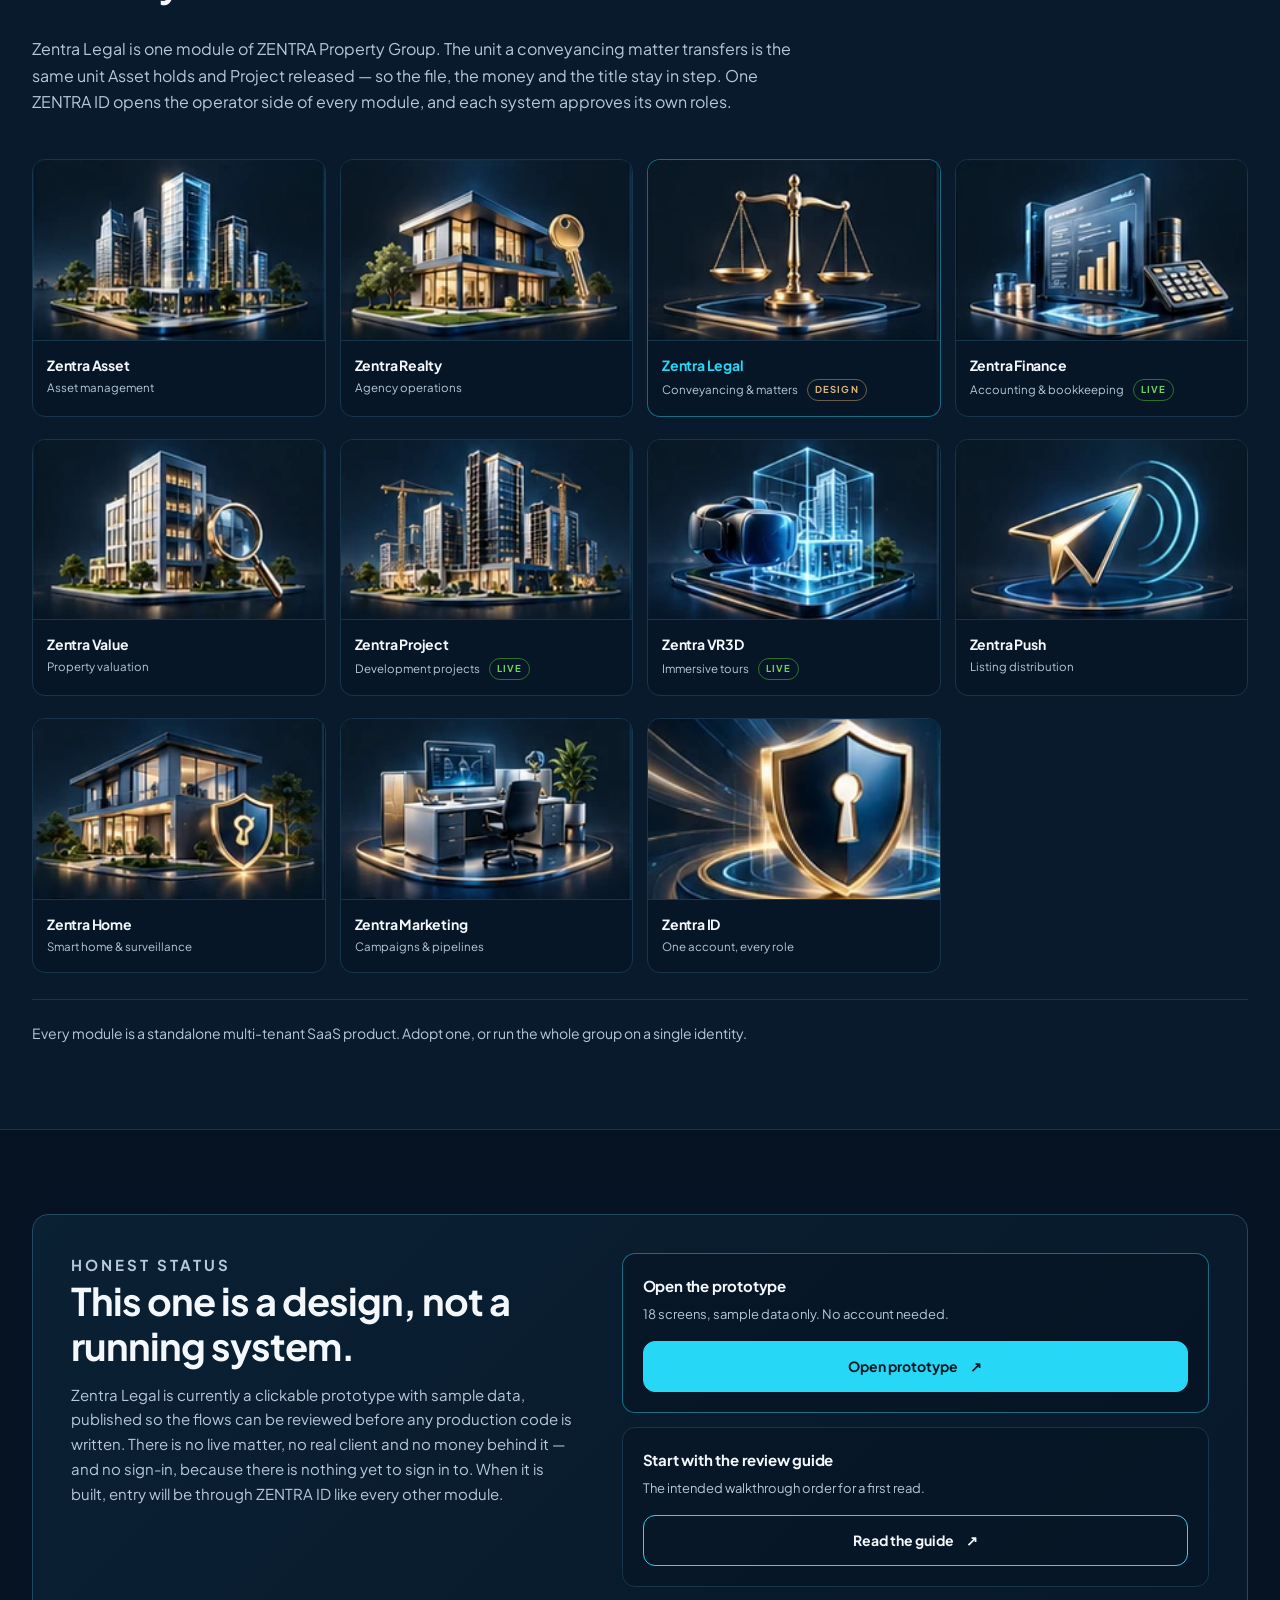
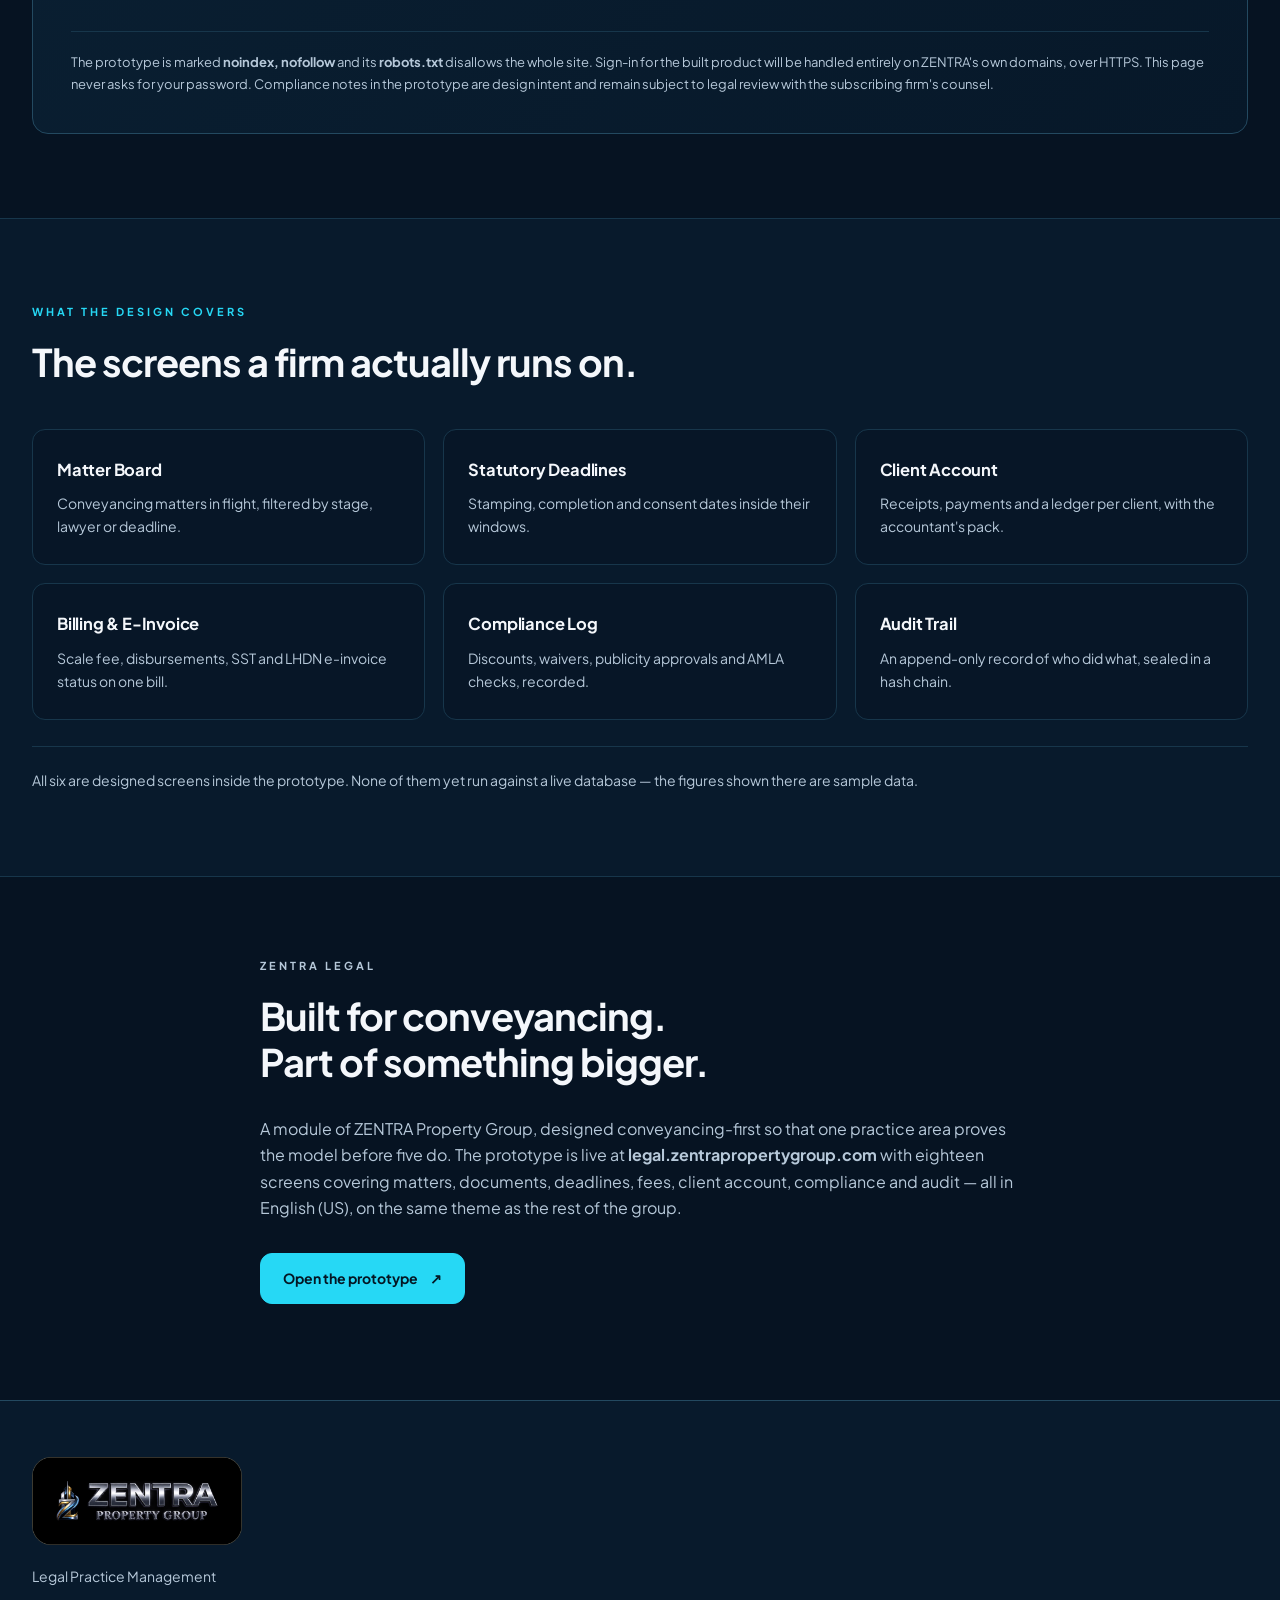
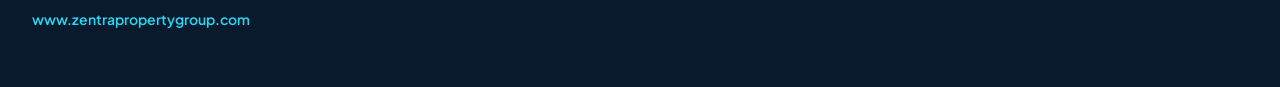
<file: legal/index.html>
<!doctype html>
<html lang="en">
<head>
<meta charset="utf-8">
<meta name="viewport" content="width=device-width,initial-scale=1">
<meta name="theme-color" content="#061322">
<title>ZENTRA Legal — Conveyancing Practice Management</title>
<meta name="description" content="ZENTRA Legal: matters, statutory deadlines, document checklists, compliant signing, scale fees and client-account reconciliation for Malaysian law firms — one module of ZENTRA Property Group.">
<meta name="robots" content="noindex, nofollow">
<link rel="icon" href="assets/brand/favicon-32.png" sizes="32x32">
<link rel="apple-touch-icon" href="assets/brand/logo-mark-plate.png">
<link rel="stylesheet" href="assets/base.css">
<link rel="stylesheet" href="assets/legal.css">
<script defer src="assets/theme-boot.js"></script>
<script defer src="assets/nav.js"></script>
</head>
<body>

<a class="skip" href="#main">Skip to content</a>

<header class="site-header">
  <div class="nav wrap">
    <a class="brand" href="#top" aria-label="ZENTRA Property Group — home">
      <img src="assets/brand/logo-horizontal-plate.png" width="1448" height="605" alt="ZENTRA Property Group">
    </a>
    <button class="menu-toggle" aria-expanded="false" aria-controls="navigation">Menu</button>
    <nav id="navigation" aria-label="Main">
      <a href="#features">Capabilities</a>
      <a href="#rules">Rules</a>
      <a href="#ecosystem">Ecosystem</a>
      <a href="#status">Status</a>
      <a class="button login" href="https://legal.zentrapropertygroup.com/" target="_blank" rel="noopener">Open prototype <span aria-hidden="true">&#8599;</span></a>
    </nav>
  </div>
</header>

<main id="main">

  <!-- ─── Hero ─── -->
  <section class="hero wrap" id="top">
    <div class="hero-copy">
      <p class="eyebrow">Zentra Legal &middot; A ZENTRA Property Group module</p>
      <h1>Every date that <span>cannot slip</span></h1>
      <p class="lead">Matters, parties and the whole bank or developer chain on one board. Statutory clocks that count themselves, a document checklist that says what blocks signing, scale fees you cannot under-charge, and a client-account ledger your accountant can sign.</p>
      <div class="actions">
        <a class="button" href="#features">See the design <span aria-hidden="true">&#8595;</span></a>
        <a class="button outline" href="https://legal.zentrapropertygroup.com/" target="_blank" rel="noopener">Open the prototype <span aria-hidden="true">&#8599;</span></a>
      </div>
      <div class="live-pill proto"><span class="dot"></span> PROTOTYPE &middot; sample data &middot; not yet in production</div>
    </div>
    <div class="hero-art">
      <div class="fin-console">
        <div class="fc-head">
          <img src="assets/modules/legal.webp" width="226" height="140" alt="">
          <b>Zentra Legal</b>
          <span class="proto-tag">Design</span>
        </div>
        <div class="fc-kpis">
          <div class="fc-kpi"><i>Screens designed</i><b>18</b></div>
          <div class="fc-kpi"><i>Practice areas planned</i><b class="gold">5</b></div>
        </div>
        <figure class="fc-figure">
          <img src="assets/modules/legal-hero.webp" width="1360" height="1498"
               loading="eager" decoding="async"
               alt="Futuristic legal-technology concept: a golden balance scale on a glowing circular platform, surrounded by translucent holographic panels labelled Contract and Conveyancing, with flowcharts for property and legal processes">
        </figure>
      </div>
    </div>
  </section>

  <!-- ─── Benefits strip ─── -->
  <div class="benefits">
    <ul class="wrap">
      <li>Conveyancing-first</li>
      <li>Statutory clocks</li>
      <li>Compliant signing</li>
      <li>Client money, never mixed</li>
    </ul>
  </div>

  <!-- ─── Capabilities ─── -->
  <section id="features" class="solutions wrap">
    <div class="section-heading">
      <p class="eyebrow">Inside the module</p>
      <h2>A law firm's day, on one screen.</h2>
      <p class="section-sub">Designed for Malaysian conveyancing practice — subsale, financing, developer, tenancy and consent work — where the risk is not the drafting, it is the date you missed.</p>
    </div>

    <div class="product-grid">

      <article class="product">
        <div class="card-icon" aria-hidden="true">
          <svg viewBox="0 0 24 24" fill="none" stroke="currentColor" stroke-width="1.6" stroke-linecap="round" stroke-linejoin="round"><path d="M3 7h18M3 12h18M3 17h18"/></svg>
        </div>
        <div class="card-body">
          <h3>Matters &amp; Parties</h3>
          <p class="card-desc">Intake, conflict check and engagement letter through to parties, property, instruments and the bank or developer chain — one file, every counterparty on it.</p>
          <span class="text-button">One file per matter <span aria-hidden="true">&#8599;</span></span>
        </div>
      </article>

      <article class="product">
        <div class="card-icon" aria-hidden="true">
          <svg viewBox="0 0 24 24" fill="none" stroke="currentColor" stroke-width="1.6" stroke-linecap="round" stroke-linejoin="round"><circle cx="12" cy="12" r="9"/><path d="M12 7v5l3.5 2"/></svg>
        </div>
        <div class="card-body">
          <h3>Statutory Clock</h3>
          <p class="card-desc">3+1 months to completion, late-payment interest, the 30-day stamping window, 60-day CKHT and state-consent periods — counted for you, not remembered.</p>
          <span class="text-button">Dates that cannot slip <span aria-hidden="true">&#8599;</span></span>
        </div>
      </article>

      <article class="product">
        <div class="card-icon" aria-hidden="true">
          <svg viewBox="0 0 24 24" fill="none" stroke="currentColor" stroke-width="1.6" stroke-linecap="round" stroke-linejoin="round"><path d="M8 3H5a2 2 0 0 0-2 2v3M16 3h3a2 2 0 0 1 2 2v3M8 21H5a2 2 0 0 1-2-2v-3M16 21h3a2 2 0 0 0 2-2v-3"/><path d="m9 12 2 2 4-4"/></svg>
        </div>
        <div class="card-body">
          <h3>Document Checklist</h3>
          <p class="card-desc">Every document a matter needs, who owes it and what blocks signing — including which instruments may never be signed electronically.</p>
          <span class="text-button">What blocks signing <span aria-hidden="true">&#8599;</span></span>
        </div>
      </article>

      <article class="product">
        <div class="card-icon" aria-hidden="true">
          <svg viewBox="0 0 24 24" fill="none" stroke="currentColor" stroke-width="1.6" stroke-linecap="round" stroke-linejoin="round"><path d="M14 3v5h5"/><path d="M6 3h8l5 5v13H6z"/><path d="m9 14 2 2 4-4"/></svg>
        </div>
        <div class="card-body">
          <h3>Signing, the Compliant Way</h3>
          <p class="card-desc">Generate from templates, then sign the way the law allows: e-signature where permitted, wet-ink where it is not. The system keeps the distinction, not the operator's memory.</p>
          <span class="text-button">E-sign or wet-ink <span aria-hidden="true">&#8599;</span></span>
        </div>
      </article>

      <article class="product">
        <div class="card-icon" aria-hidden="true">
          <svg viewBox="0 0 24 24" fill="none" stroke="currentColor" stroke-width="1.6" stroke-linecap="round" stroke-linejoin="round"><path d="M4 20V10M10 20V4M16 20v-7M22 20H2"/></svg>
        </div>
        <div class="card-body">
          <h3>Fees You Cannot Under-Charge</h3>
          <p class="card-desc">Scale fees under the Solicitors' Remuneration Order 2023, the 25% discount ceiling, and the waiver rules that are not discounts — with the rate version recorded on the bill.</p>
          <span class="text-button">SRO 2023 scale <span aria-hidden="true">&#8599;</span></span>
        </div>
      </article>

      <article class="product">
        <div class="card-icon" aria-hidden="true">
          <svg viewBox="0 0 24 24" fill="none" stroke="currentColor" stroke-width="1.6" stroke-linecap="round" stroke-linejoin="round"><path d="M12 3 4 6.5v5c0 4.4 3.2 8.2 8 9.5 4.8-1.3 8-5.1 8-9.5v-5L12 3Z"/><path d="M12 8v4M12 15h.01"/></svg>
        </div>
        <div class="card-body">
          <h3>Compliance Guard</h3>
          <p class="card-desc">No referral-fee field, no agent commission, no finder's payout. Discount and waiver log, publicity approvals, AMLA checks and rate versions — recorded, not assumed.</p>
          <span class="text-button">Ruling 14.23 by design <span aria-hidden="true">&#8599;</span></span>
        </div>
      </article>

    </div>
  </section>

  <!-- ─── Two rules ─── -->
  <section id="rules" class="solutions wrap">
    <div class="section-heading">
      <p class="eyebrow">Two rules this product obeys</p>
      <h2>Some things a practice system must refuse to do.</h2>
      <p class="section-sub">These are design constraints, not features. They are built into the data model so a firm cannot drift into them by accident.</p>
    </div>
    <div class="rule-grid">
      <div class="rule">
        <span class="rule-tag">Rule 1</span>
        <h4>The money is never ours</h4>
        <p>Zentra Legal is software. Client money stays in the firm's own client account at the firm's own bank — the system records it, reconciles it and prints the accountant's pack.</p>
        <p>Subscription fees sit in a separate ledger and a separate bank account, never mixed with client funds.</p>
      </div>
      <div class="rule">
        <span class="rule-tag">Rule 2</span>
        <h4>No referral money, anywhere</h4>
        <p>Bar Council Ruling 14.23 bars a lawyer from paying anyone to introduce clients. So there is no referral-fee field, no agent commission and no finder's payout in this system.</p>
        <p>There is only a referral <i>source</i> note that carries <b>RM0.00</b>.</p>
      </div>
    </div>
  </section>

  <!-- ─── Ecosystem ─── -->
  <section id="ecosystem" class="ecosystem">
    <div class="wrap">
      <div class="section-heading">
        <p class="eyebrow">One connected ecosystem</p>
        <h2>A matter does not stand alone. Neither should your data.</h2>
        <p class="section-sub">Zentra Legal is one module of ZENTRA Property Group. The unit a conveyancing matter transfers is the same unit Asset holds and Project released — so the file, the money and the title stay in step. One ZENTRA ID opens the operator side of every module, and each system approves its own roles.</p>
      </div>

      <div class="eco-grid">
        <a class="eco" href="https://asset.zentrapropertygroup.com/" target="_blank" rel="noopener"><img src="assets/modules/asset.webp" width="226" height="140" loading="lazy" alt=""><b>Zentra Asset</b><i>Asset management</i></a>
        <a class="eco" href="https://realty.zentrapropertygroup.com/" target="_blank" rel="noopener"><img src="assets/modules/realty.webp" width="226" height="140" loading="lazy" alt=""><b>Zentra Realty</b><i>Agency operations</i></a>
        <a class="eco is-current" href="https://legal.zentrapropertygroup.com/" target="_blank" rel="noopener"><img src="assets/modules/legal.webp" width="226" height="140" loading="lazy" alt=""><b>Zentra Legal</b><i>Conveyancing &amp; matters <span class="eco-live proto">Design</span></i></a>
        <a class="eco" href="https://www.zentrapropertygroup.com/finance/" target="_blank" rel="noopener"><img src="assets/modules/finance.webp" width="226" height="140" loading="lazy" alt=""><b>Zentra Finance</b><i>Accounting &amp; bookkeeping <span class="eco-live">Live</span></i></a>
        <a class="eco" href="https://value.zentrapropertygroup.com/" target="_blank" rel="noopener"><img src="assets/modules/value.webp" width="226" height="140" loading="lazy" alt=""><b>Zentra Value</b><i>Property valuation</i></a>
        <a class="eco" href="https://www.zentrapropertygroup.com/project/" target="_blank" rel="noopener"><img src="assets/modules/project.webp" width="226" height="140" loading="lazy" alt=""><b>Zentra Project</b><i>Development projects <span class="eco-live">Live</span></i></a>
        <a class="eco" href="https://vr3d.zentrapropertygroup.com/" target="_blank" rel="noopener"><img src="assets/modules/vr3d.webp" width="226" height="140" loading="lazy" alt=""><b>Zentra VR3D</b><i>Immersive tours <span class="eco-live">Live</span></i></a>
        <a class="eco" href="https://push.zentrapropertygroup.com/" target="_blank" rel="noopener"><img src="assets/modules/push.webp" width="226" height="140" loading="lazy" alt=""><b>Zentra Push</b><i>Listing distribution</i></a>
        <a class="eco" href="https://home.zentrapropertygroup.com/" target="_blank" rel="noopener"><img src="assets/modules/home.webp" width="226" height="140" loading="lazy" alt=""><b>Zentra Home</b><i>Smart home &amp; surveillance</i></a>
        <a class="eco" href="https://marketing.zentrapropertygroup.com/" target="_blank" rel="noopener"><img src="assets/modules/space.webp" width="226" height="140" loading="lazy" alt=""><b>Zentra Marketing</b><i>Campaigns &amp; pipelines</i></a>
        <a class="eco" href="https://id.zentrapropertygroup.com/" target="_blank" rel="noopener"><img src="assets/modules/id.webp" width="226" height="140" loading="lazy" alt=""><b>Zentra ID</b><i>One account, every role</i></a>
      </div>

      <p class="eco-note">Every module is a standalone multi-tenant SaaS product. Adopt one, or run the whole group on a single identity.</p>
    </div>
  </section>

  <!-- ─── Status ─── -->
  <section id="status" class="signin">
    <div class="wrap">
      <div class="signin-panel">
        <div class="signin-copy">
          <p class="eyebrow">Honest status</p>
          <h2>This one is a design, not a running system.</h2>
          <p>Zentra Legal is currently a clickable prototype with sample data, published so the flows can be reviewed before any production code is written. There is no live matter, no real client and no money behind it — and no sign-in, because there is nothing yet to sign in to. When it is built, entry will be through ZENTRA ID like every other module.</p>
        </div>
        <div class="signin-options">
          <div class="signin-option is-primary">
            <b>Open the prototype</b>
            <i>18 screens, sample data only. No account needed.</i>
            <a class="button" href="https://legal.zentrapropertygroup.com/" target="_blank" rel="noopener">Open prototype <span aria-hidden="true">&#8599;</span></a>
          </div>
          <div class="signin-option">
            <b>Start with the review guide</b>
            <i>The intended walkthrough order for a first read.</i>
            <a class="button outline" href="https://legal.zentrapropertygroup.com/guide.html" target="_blank" rel="noopener">Read the guide <span aria-hidden="true">&#8599;</span></a>
          </div>
        </div>
        <p class="signin-note">The prototype is marked <b>noindex, nofollow</b> and its <b>robots.txt</b> disallows the whole site. Sign-in for the built product will be handled entirely on ZENTRA's own domains, over HTTPS. This page never asks for your password. Compliance notes in the prototype are design intent and remain subject to legal review with the subscribing firm's counsel.</p>
      </div>
    </div>
  </section>

  <!-- ─── Reports ─── -->
  <section id="reports" class="reports">
    <div class="wrap">
      <p class="eyebrow">What the design covers</p>
      <h2>The screens a firm actually runs on.</h2>
      <div class="report-grid">
        <div class="report"><h4>Matter Board</h4><p>Conveyancing matters in flight, filtered by stage, lawyer or deadline.</p></div>
        <div class="report"><h4>Statutory Deadlines</h4><p>Stamping, completion and consent dates inside their windows.</p></div>
        <div class="report"><h4>Client Account</h4><p>Receipts, payments and a ledger per client, with the accountant's pack.</p></div>
        <div class="report"><h4>Billing &amp; E-Invoice</h4><p>Scale fee, disbursements, SST and LHDN e-invoice status on one bill.</p></div>
        <div class="report"><h4>Compliance Log</h4><p>Discounts, waivers, publicity approvals and AMLA checks, recorded.</p></div>
        <div class="report"><h4>Audit Trail</h4><p>An append-only record of who did what, sealed in a hash chain.</p></div>
      </div>
      <p class="eco-note">All six are designed screens inside the prototype. None of them yet run against a live database — the figures shown there are sample data.</p>
    </div>
  </section>

  <!-- ─── About ─── -->
  <section class="about wrap" id="about">
    <p class="eyebrow">Zentra Legal</p>
    <h2>Built for conveyancing.<br>Part of something bigger.</h2>
    <p>A module of ZENTRA Property Group, designed conveyancing-first so that one practice area proves the model before five do. The prototype is live at <b>legal.zentrapropertygroup.com</b> with eighteen screens covering matters, documents, deadlines, fees, client account, compliance and audit — all in English (US), on the same theme as the rest of the group.</p>
    <a class="button" href="https://legal.zentrapropertygroup.com/" target="_blank" rel="noopener">Open the prototype <span aria-hidden="true">&#8599;</span></a>
  </section>

</main>

<footer class="site-footer">
  <div class="wrap footer-inner">
    <a class="brand" href="#top" aria-label="ZENTRA Property Group — back to top">
      <img src="assets/brand/logo-horizontal-plate.png" width="1448" height="605" alt="ZENTRA Property Group">
    </a>
    <p class="footer-tag">Legal Practice Management</p>
    <a class="footer-site" href="https://www.zentrapropertygroup.com/">www.zentrapropertygroup.com</a>
  </div>
</footer>

</body>
</html>
</file>
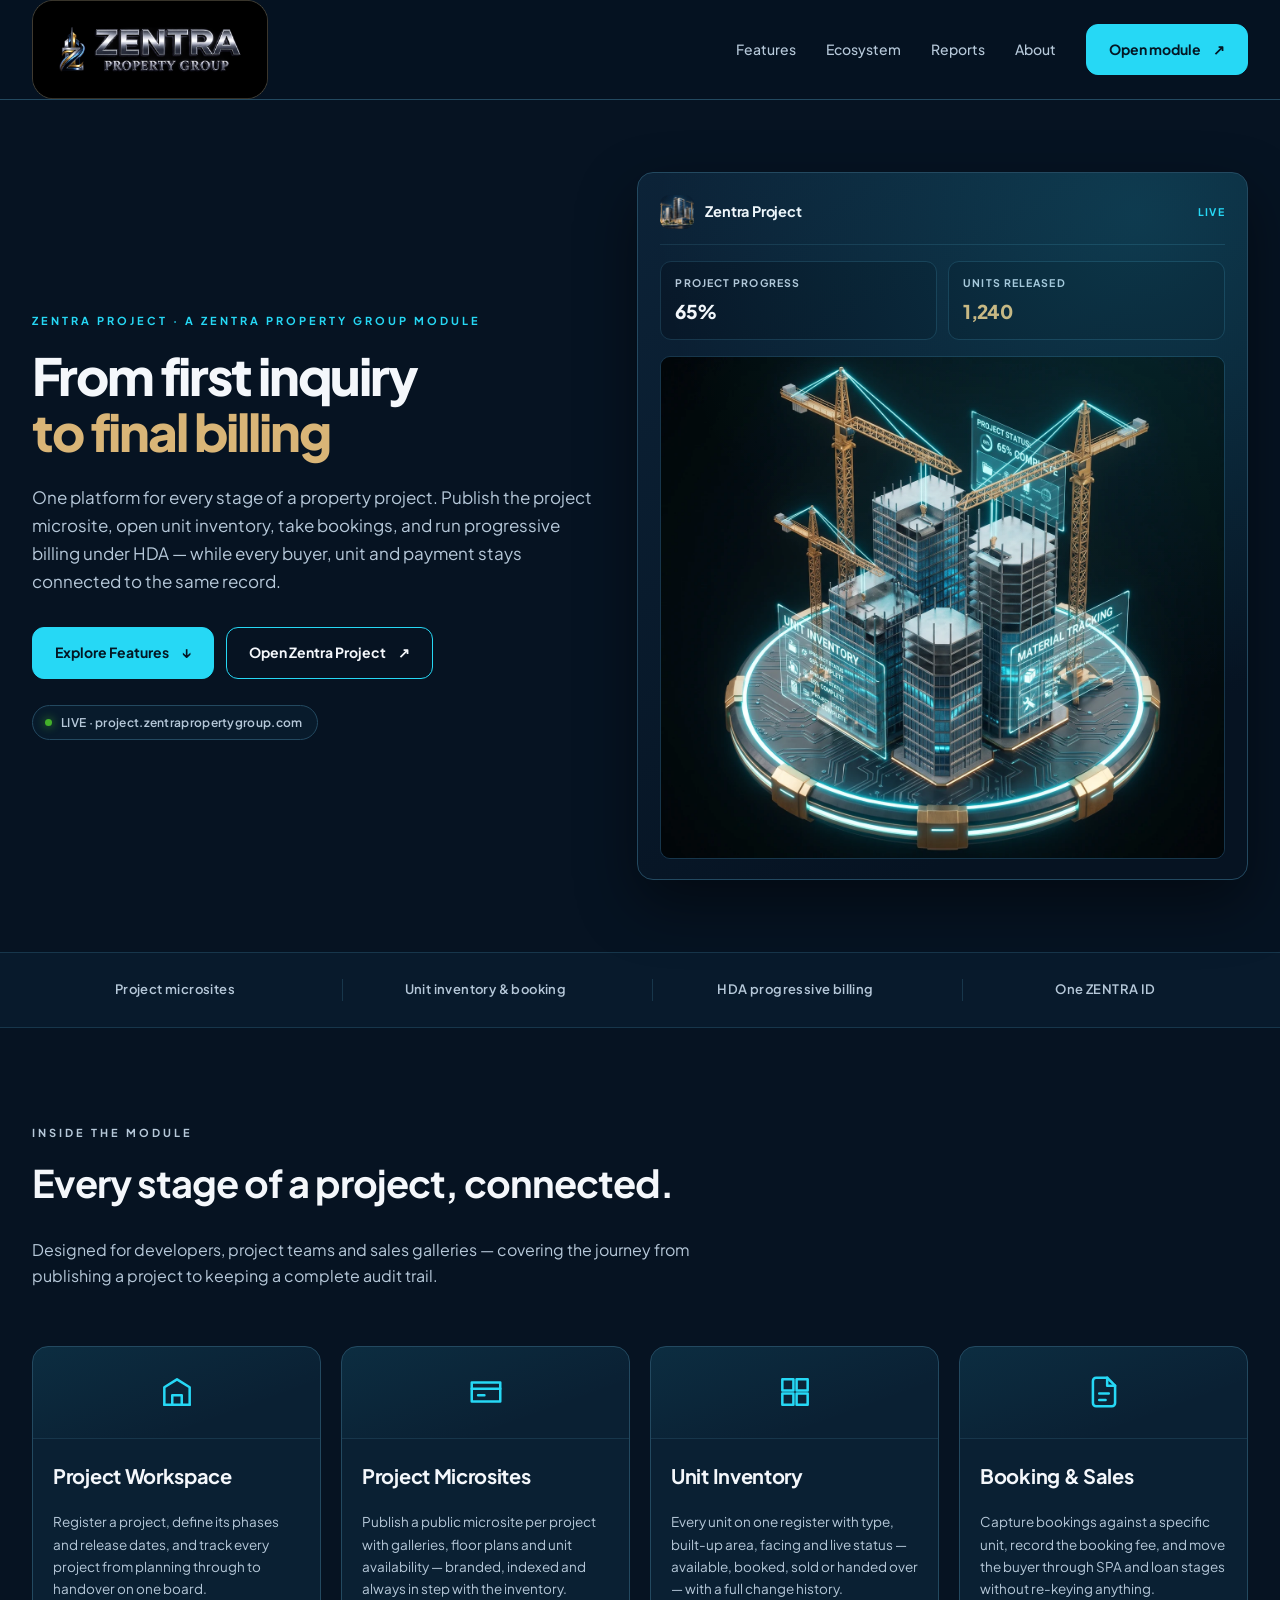
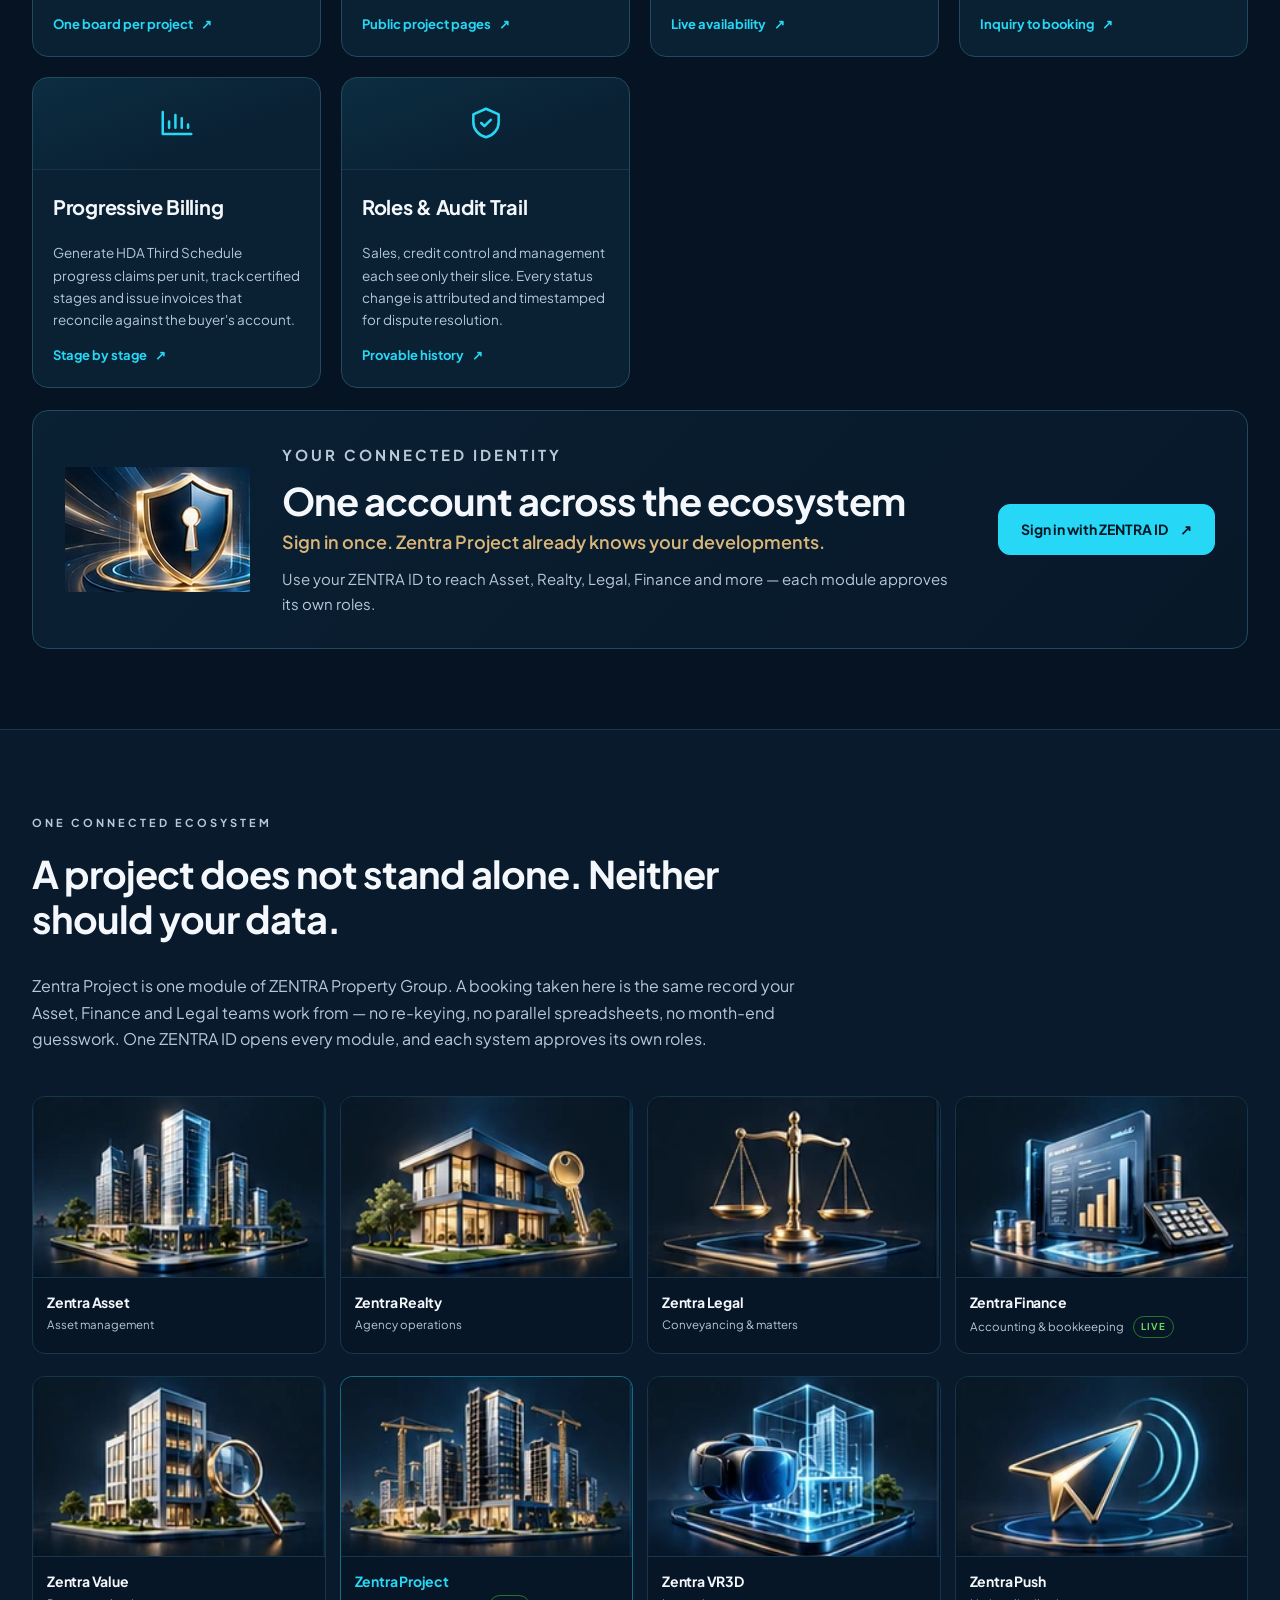
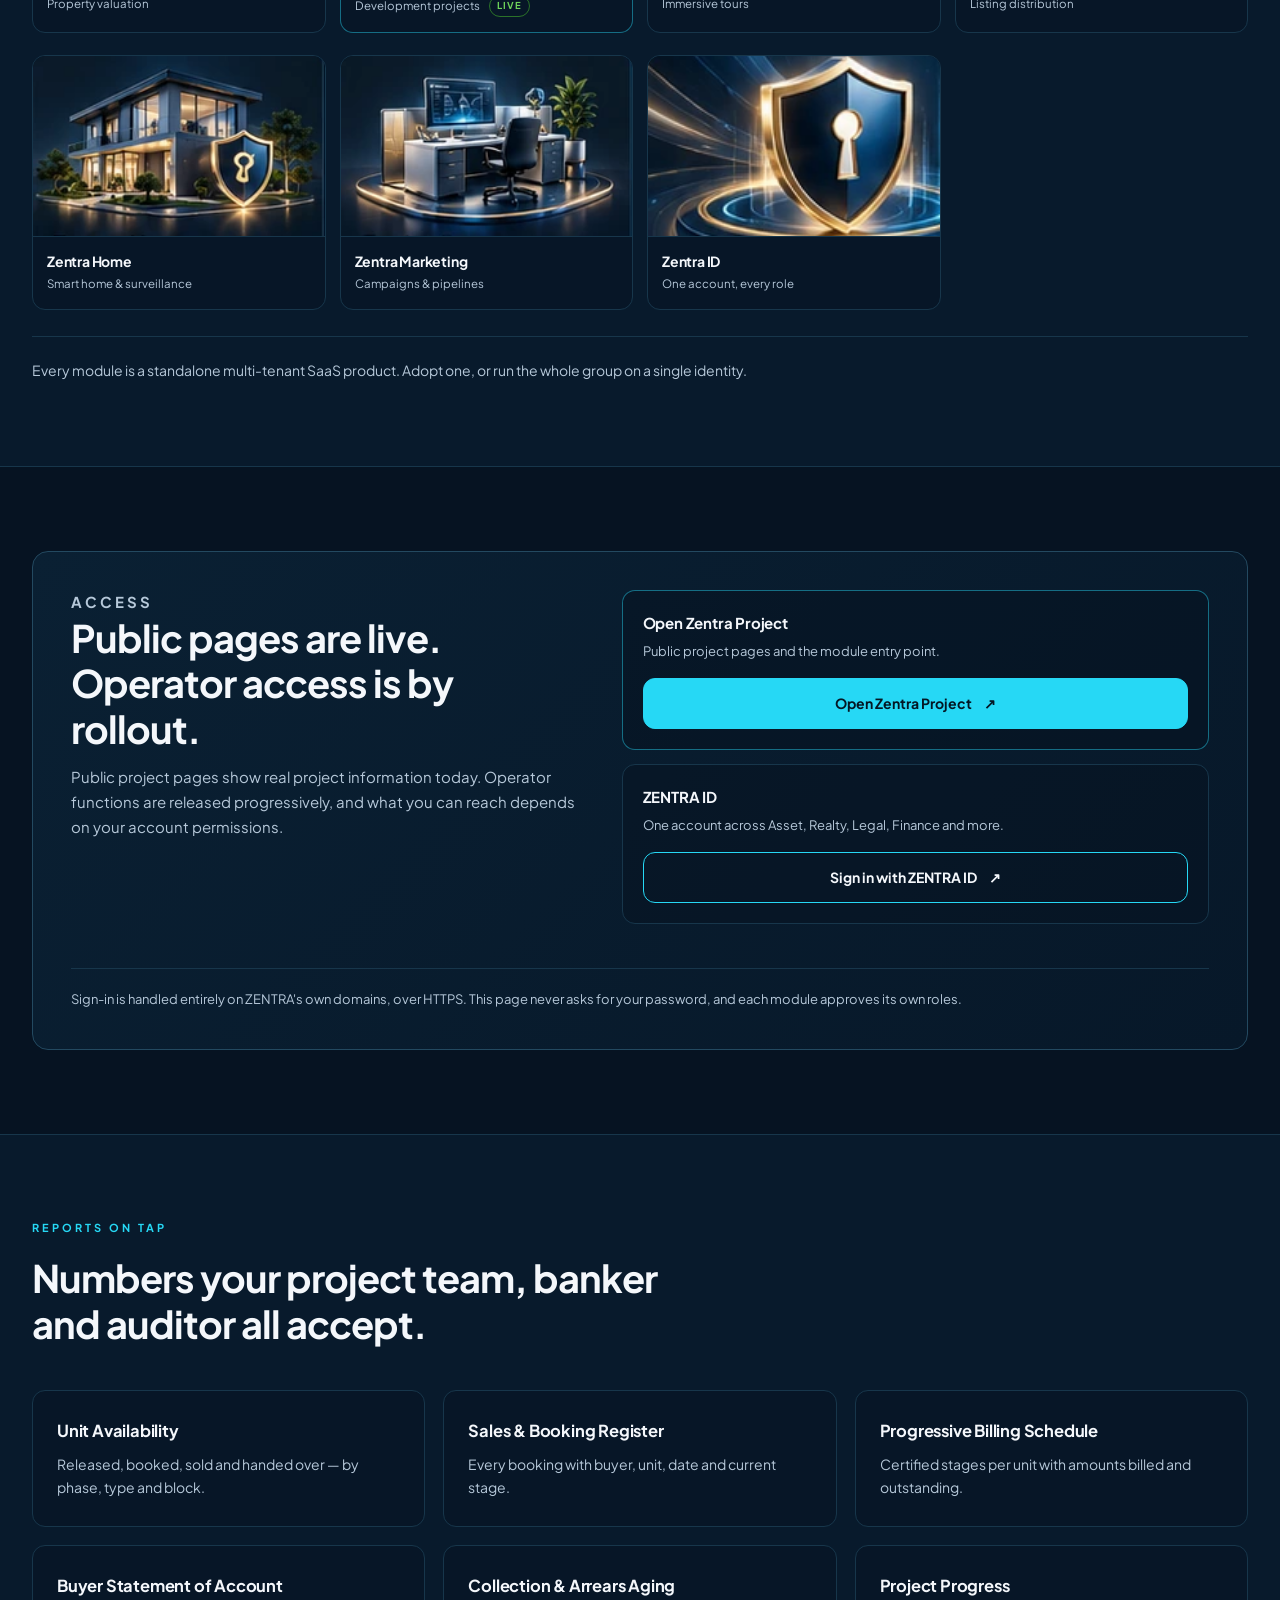
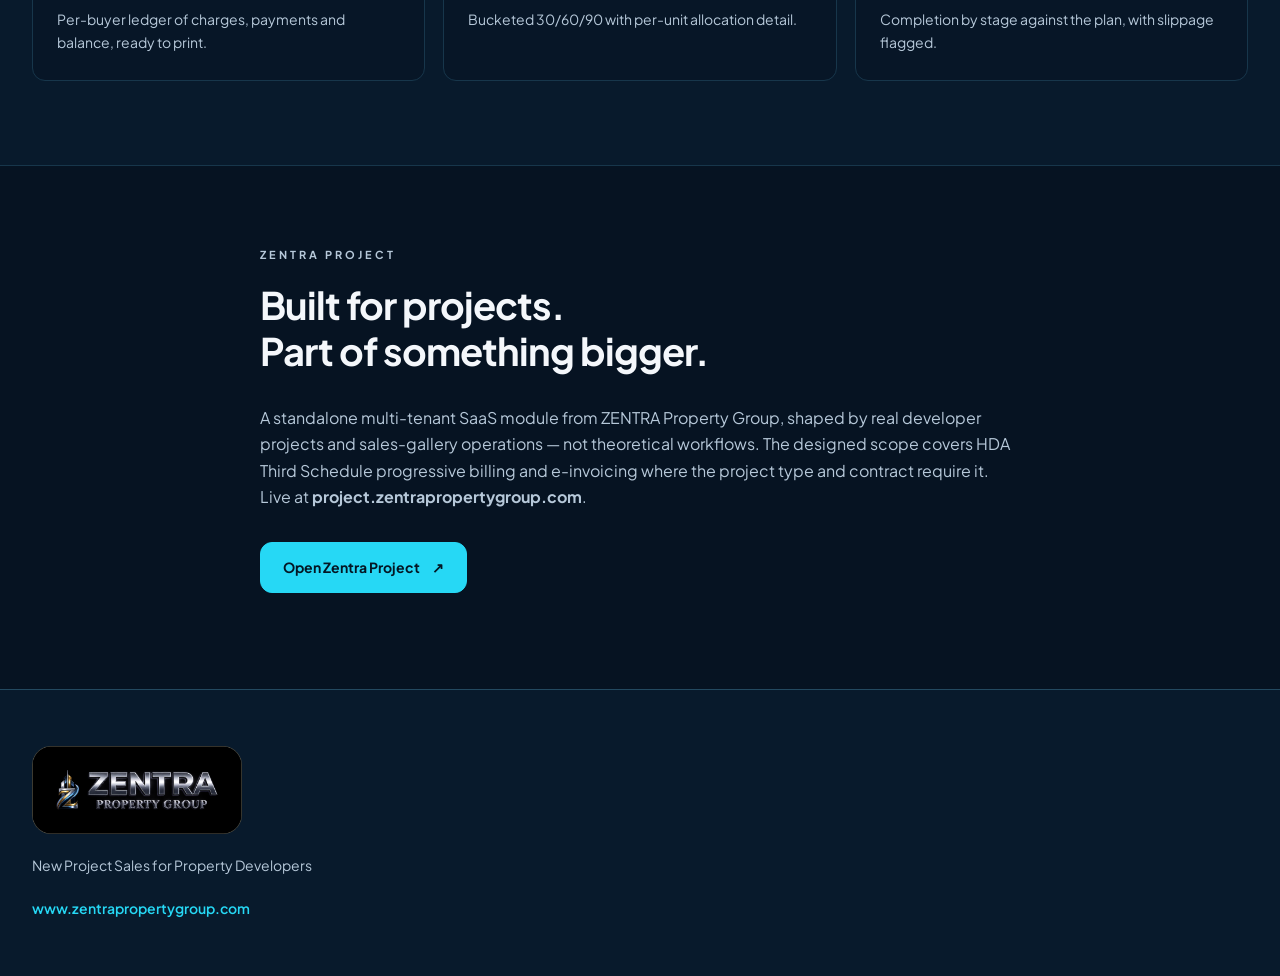
<file: project/index.html>
<!doctype html>
<html lang="en">
<head>
<meta charset="utf-8">
<meta name="viewport" content="width=device-width,initial-scale=1">
<meta name="theme-color" content="#061322">
<title>ZENTRA Project — New Project Sales for Property Developers</title>
<meta name="description" content="ZENTRA Project: project workspace, project microsites, unit inventory, booking and progressive billing for property developers — from first inquiry to billing, with one account across every ZENTRA module.">
<link rel="icon" href="assets/brand/favicon-32.png" sizes="32x32">
<link rel="apple-touch-icon" href="assets/brand/logo-mark-plate.png">
<link rel="stylesheet" href="assets/base.css">
<link rel="stylesheet" href="assets/project.css">
<script defer src="assets/theme-boot.js"></script>
<script defer src="assets/nav.js"></script>
</head>
<body>

<a class="skip" href="#main">Skip to content</a>

<header class="site-header">
  <div class="nav wrap">
    <a class="brand" href="#top" aria-label="ZENTRA Property Group — home">
      <img src="assets/brand/logo-horizontal-plate.png" width="1448" height="605" alt="ZENTRA Property Group">
    </a>
    <button class="menu-toggle" aria-expanded="false" aria-controls="navigation">Menu</button>
    <nav id="navigation" aria-label="Main">
      <a href="#features">Features</a>
      <a href="#ecosystem">Ecosystem</a>
      <a href="#reports">Reports</a>
      <a href="#about">About</a>
      <a class="button login" href="https://project.zentrapropertygroup.com/" target="_blank" rel="noopener">Open module <span aria-hidden="true">&#8599;</span></a>
    </nav>
  </div>
</header>

<main id="main">

  <!-- ─── Hero ─── -->
  <section class="hero wrap" id="top">
    <div class="hero-copy">
      <p class="eyebrow">Zentra Project &middot; A ZENTRA Property Group module</p>
      <h1>From first inquiry <span>to final billing</span></h1>
      <p class="lead">One platform for every stage of a property project. Publish the project microsite, open unit inventory, take bookings, and run progressive billing under HDA — while every buyer, unit and payment stays connected to the same record.</p>
      <div class="actions">
        <a class="button" href="#features">Explore Features <span aria-hidden="true">&#8595;</span></a>
        <a class="button outline" href="https://project.zentrapropertygroup.com/" target="_blank" rel="noopener">Open Zentra Project <span aria-hidden="true">&#8599;</span></a>
      </div>
      <div class="live-pill"><span class="dot"></span> LIVE &middot; project.zentrapropertygroup.com</div>
    </div>
    <div class="hero-art">
      <div class="fin-console">
        <div class="fc-head">
          <img src="assets/modules/project.webp" width="226" height="140" alt="">
          <b>Zentra Project</b>
          <span>Live</span>
        </div>
        <div class="fc-kpis">
          <div class="fc-kpi"><i>Project progress</i><b>65%</b></div>
          <div class="fc-kpi"><i>Units released</i><b class="gold">1,240</b></div>
        </div>
        <figure class="fc-figure">
          <img src="assets/modules/project-hero.webp" width="1360" height="1212"
               loading="eager" decoding="async"
               alt="Isometric 3D illustration of a smart construction site: high-rise buildings under three tower cranes on a circuit-board platform, with holographic panels showing project status, unit inventory and material tracking">
        </figure>
      </div>
    </div>
  </section>

  <!-- ─── Benefits strip ─── -->
  <div class="benefits">
    <ul class="wrap">
      <li>Project microsites</li>
      <li>Unit inventory &amp; booking</li>
      <li>HDA progressive billing</li>
      <li>One ZENTRA ID</li>
    </ul>
  </div>

  <!-- ─── Features ─── -->
  <section id="features" class="solutions wrap">
    <div class="section-heading">
      <p class="eyebrow">Inside the module</p>
      <h2>Every stage of a project, connected.</h2>
      <p class="section-sub">Designed for developers, project teams and sales galleries — covering the journey from publishing a project to keeping a complete audit trail.</p>
    </div>

    <div class="product-grid">

      <article class="product">
        <div class="card-icon" aria-hidden="true">
          <svg viewBox="0 0 24 24" fill="none" stroke="currentColor" stroke-width="1.6" stroke-linecap="round" stroke-linejoin="round"><path d="M4 20V9l8-5 8 5v11"/><path d="M4 20h16M9 20v-6h6v6"/></svg>
        </div>
        <div class="card-body">
          <h3>Project Workspace</h3>
          <p class="card-desc">Register a project, define its phases and release dates, and track every project from planning through to handover on one board.</p>
          <span class="text-button">One board per project <span aria-hidden="true">&#8599;</span></span>
        </div>
      </article>

      <article class="product">
        <div class="card-icon" aria-hidden="true">
          <svg viewBox="0 0 24 24" fill="none" stroke="currentColor" stroke-width="1.6" stroke-linecap="round" stroke-linejoin="round"><path d="M3 6h18v12H3z"/><path d="M3 10h18M7 14h4"/></svg>
        </div>
        <div class="card-body">
          <h3>Project Microsites</h3>
          <p class="card-desc">Publish a public microsite per project with galleries, floor plans and unit availability — branded, indexed and always in step with the inventory.</p>
          <span class="text-button">Public project pages <span aria-hidden="true">&#8599;</span></span>
        </div>
      </article>

      <article class="product">
        <div class="card-icon" aria-hidden="true">
          <svg viewBox="0 0 24 24" fill="none" stroke="currentColor" stroke-width="1.6" stroke-linecap="round" stroke-linejoin="round"><path d="M4 4h7v7H4zM13 4h7v7h-7zM4 13h7v7H4zM13 13h7v7h-7z"/></svg>
        </div>
        <div class="card-body">
          <h3>Unit Inventory</h3>
          <p class="card-desc">Every unit on one register with type, built-up area, facing and live status — available, booked, sold or handed over — with a full change history.</p>
          <span class="text-button">Live availability <span aria-hidden="true">&#8599;</span></span>
        </div>
      </article>

      <article class="product">
        <div class="card-icon" aria-hidden="true">
          <svg viewBox="0 0 24 24" fill="none" stroke="currentColor" stroke-width="1.6" stroke-linecap="round" stroke-linejoin="round"><path d="M14 3H7a2 2 0 0 0-2 2v14a2 2 0 0 0 2 2h10a2 2 0 0 0 2-2V8Z"/><path d="M14 3v5h5M9 13h6M9 17h4"/></svg>
        </div>
        <div class="card-body">
          <h3>Booking &amp; Sales</h3>
          <p class="card-desc">Capture bookings against a specific unit, record the booking fee, and move the buyer through SPA and loan stages without re-keying anything.</p>
          <span class="text-button">Inquiry to booking <span aria-hidden="true">&#8599;</span></span>
        </div>
      </article>

      <article class="product">
        <div class="card-icon" aria-hidden="true">
          <svg viewBox="0 0 24 24" fill="none" stroke="currentColor" stroke-width="1.6" stroke-linecap="round" stroke-linejoin="round"><path d="M3 19V5M3 19h18"/><path d="M7 15v-4M11 15V7M15 15v-6M19 15v-2"/></svg>
        </div>
        <div class="card-body">
          <h3>Progressive Billing</h3>
          <p class="card-desc">Generate HDA Third Schedule progress claims per unit, track certified stages and issue invoices that reconcile against the buyer's account.</p>
          <span class="text-button">Stage by stage <span aria-hidden="true">&#8599;</span></span>
        </div>
      </article>

      <article class="product">
        <div class="card-icon" aria-hidden="true">
          <svg viewBox="0 0 24 24" fill="none" stroke="currentColor" stroke-width="1.6" stroke-linecap="round" stroke-linejoin="round"><path d="M12 3 4 6.5v5c0 4.4 3.2 8.2 8 9.5 4.8-1.3 8-5.1 8-9.5v-5L12 3Z"/><path d="m9 12 2 2 4-4"/></svg>
        </div>
        <div class="card-body">
          <h3>Roles &amp; Audit Trail</h3>
          <p class="card-desc">Sales, credit control and management each see only their slice. Every status change is attributed and timestamped for dispute resolution.</p>
          <span class="text-button">Provable history <span aria-hidden="true">&#8599;</span></span>
        </div>
      </article>

    </div>

    <!-- ─── ZENTRA ID panel ─── -->
    <article class="identity" id="oneid">
      <img src="assets/modules/id.webp" width="185" height="125" loading="lazy" alt="">
      <div class="identity-copy">
        <p class="eyebrow">Your connected identity</p>
        <h2>One account across the ecosystem</h2>
        <h3>Sign in once. Zentra Project already knows your developments.</h3>
        <p>Use your ZENTRA ID to reach Asset, Realty, Legal, Finance and more — each module approves its own roles.</p>
      </div>
      <a class="button login" href="https://id.zentrapropertygroup.com/" target="_blank" rel="noopener">Sign in with ZENTRA ID <span aria-hidden="true">&#8599;</span></a>
    </article>
  </section>

  <!-- ─── Ecosystem ─── -->
  <section id="ecosystem" class="ecosystem">
    <div class="wrap">
      <div class="section-heading">
        <p class="eyebrow">One connected ecosystem</p>
        <h2>A project does not stand alone. Neither should your data.</h2>
        <p class="section-sub">Zentra Project is one module of ZENTRA Property Group. A booking taken here is the same record your Asset, Finance and Legal teams work from — no re-keying, no parallel spreadsheets, no month-end guesswork. One ZENTRA ID opens every module, and each system approves its own roles.</p>
      </div>

      <div class="eco-grid">
        <a class="eco" href="https://asset.zentrapropertygroup.com/" target="_blank" rel="noopener"><img src="assets/modules/asset.webp" width="226" height="140" loading="lazy" alt=""><b>Zentra Asset</b><i>Asset management</i></a>
        <a class="eco" href="https://realty.zentrapropertygroup.com/" target="_blank" rel="noopener"><img src="assets/modules/realty.webp" width="226" height="140" loading="lazy" alt=""><b>Zentra Realty</b><i>Agency operations</i></a>
        <a class="eco" href="https://legal.zentrapropertygroup.com/" target="_blank" rel="noopener"><img src="assets/modules/legal.webp" width="226" height="140" loading="lazy" alt=""><b>Zentra Legal</b><i>Conveyancing &amp; matters</i></a>
        <a class="eco" href="https://www.zentrapropertygroup.com/finance/" target="_blank" rel="noopener"><img src="assets/modules/finance.webp" width="226" height="140" loading="lazy" alt=""><b>Zentra Finance</b><i>Accounting &amp; bookkeeping <span class="eco-live">Live</span></i></a>
        <a class="eco" href="https://value.zentrapropertygroup.com/" target="_blank" rel="noopener"><img src="assets/modules/value.webp" width="226" height="140" loading="lazy" alt=""><b>Zentra Value</b><i>Property valuation</i></a>
        <a class="eco is-current" href="https://project.zentrapropertygroup.com/" target="_blank" rel="noopener"><img src="assets/modules/project.webp" width="226" height="140" loading="lazy" alt=""><b>Zentra Project</b><i>Development projects <span class="eco-live">Live</span></i></a>
        <a class="eco" href="https://vr3d.zentrapropertygroup.com/" target="_blank" rel="noopener"><img src="assets/modules/vr3d.webp" width="226" height="140" loading="lazy" alt=""><b>Zentra VR3D</b><i>Immersive tours</i></a>
        <a class="eco" href="https://push.zentrapropertygroup.com/" target="_blank" rel="noopener"><img src="assets/modules/push.webp" width="226" height="140" loading="lazy" alt=""><b>Zentra Push</b><i>Listing distribution</i></a>
        <a class="eco" href="https://home.zentrapropertygroup.com/" target="_blank" rel="noopener"><img src="assets/modules/home.webp" width="226" height="140" loading="lazy" alt=""><b>Zentra Home</b><i>Smart home &amp; surveillance</i></a>
        <a class="eco" href="https://marketing.zentrapropertygroup.com/" target="_blank" rel="noopener"><img src="assets/modules/space.webp" width="226" height="140" loading="lazy" alt=""><b>Zentra Marketing</b><i>Campaigns &amp; pipelines</i></a>
        <a class="eco" href="https://id.zentrapropertygroup.com/" target="_blank" rel="noopener"><img src="assets/modules/id.webp" width="226" height="140" loading="lazy" alt=""><b>Zentra ID</b><i>One account, every role</i></a>
      </div>

      <p class="eco-note">Every module is a standalone multi-tenant SaaS product. Adopt one, or run the whole group on a single identity.</p>
    </div>
  </section>

  <!-- ─── Access ─── -->
  <section id="access" class="signin">
    <div class="wrap">
      <div class="signin-panel">
        <div class="signin-copy">
          <p class="eyebrow">Access</p>
          <h2>Public pages are live. Operator access is by rollout.</h2>
          <p>Public project pages show real project information today. Operator functions are released progressively, and what you can reach depends on your account permissions.</p>
        </div>
        <div class="signin-options">
          <div class="signin-option is-primary">
            <b>Open Zentra Project</b>
            <i>Public project pages and the module entry point.</i>
            <a class="button" href="https://project.zentrapropertygroup.com/" target="_blank" rel="noopener">Open Zentra Project <span aria-hidden="true">&#8599;</span></a>
          </div>
          <div class="signin-option">
            <b>ZENTRA ID</b>
            <i>One account across Asset, Realty, Legal, Finance and more.</i>
            <a class="button outline" href="https://id.zentrapropertygroup.com/" target="_blank" rel="noopener">Sign in with ZENTRA ID <span aria-hidden="true">&#8599;</span></a>
          </div>
        </div>
        <p class="signin-note">Sign-in is handled entirely on ZENTRA's own domains, over HTTPS. This page never asks for your password, and each module approves its own roles.</p>
      </div>
    </div>
  </section>

  <!-- ─── Reports ─── -->
  <section id="reports" class="reports">
    <div class="wrap">
      <p class="eyebrow">Reports on tap</p>
      <h2>Numbers your project team, banker and auditor all accept.</h2>
      <div class="report-grid">
        <div class="report"><h4>Unit Availability</h4><p>Released, booked, sold and handed over — by phase, type and block.</p></div>
        <div class="report"><h4>Sales &amp; Booking Register</h4><p>Every booking with buyer, unit, date and current stage.</p></div>
        <div class="report"><h4>Progressive Billing Schedule</h4><p>Certified stages per unit with amounts billed and outstanding.</p></div>
        <div class="report"><h4>Buyer Statement of Account</h4><p>Per-buyer ledger of charges, payments and balance, ready to print.</p></div>
        <div class="report"><h4>Collection &amp; Arrears Aging</h4><p>Bucketed 30/60/90 with per-unit allocation detail.</p></div>
        <div class="report"><h4>Project Progress</h4><p>Completion by stage against the plan, with slippage flagged.</p></div>
      </div>
    </div>
  </section>

  <!-- ─── About ─── -->
  <section class="about wrap" id="about">
    <p class="eyebrow">Zentra Project</p>
    <h2>Built for projects.<br>Part of something bigger.</h2>
    <p>A standalone multi-tenant SaaS module from ZENTRA Property Group, shaped by real developer projects and sales-gallery operations — not theoretical workflows. The designed scope covers HDA Third Schedule progressive billing and e-invoicing where the project type and contract require it. Live at <b>project.zentrapropertygroup.com</b>.</p>
    <a class="button" href="https://project.zentrapropertygroup.com/" target="_blank" rel="noopener">Open Zentra Project <span aria-hidden="true">&#8599;</span></a>
  </section>

</main>

<footer class="site-footer">
  <div class="wrap footer-inner">
    <a class="brand" href="#top" aria-label="ZENTRA Property Group — back to top">
      <img src="assets/brand/logo-horizontal-plate.png" width="1448" height="605" alt="ZENTRA Property Group">
    </a>
    <p class="footer-tag">New Project Sales for Property Developers</p>
    <a class="footer-site" href="https://www.zentrapropertygroup.com/">www.zentrapropertygroup.com</a>
  </div>
</footer>

</body>
</html>
</file>
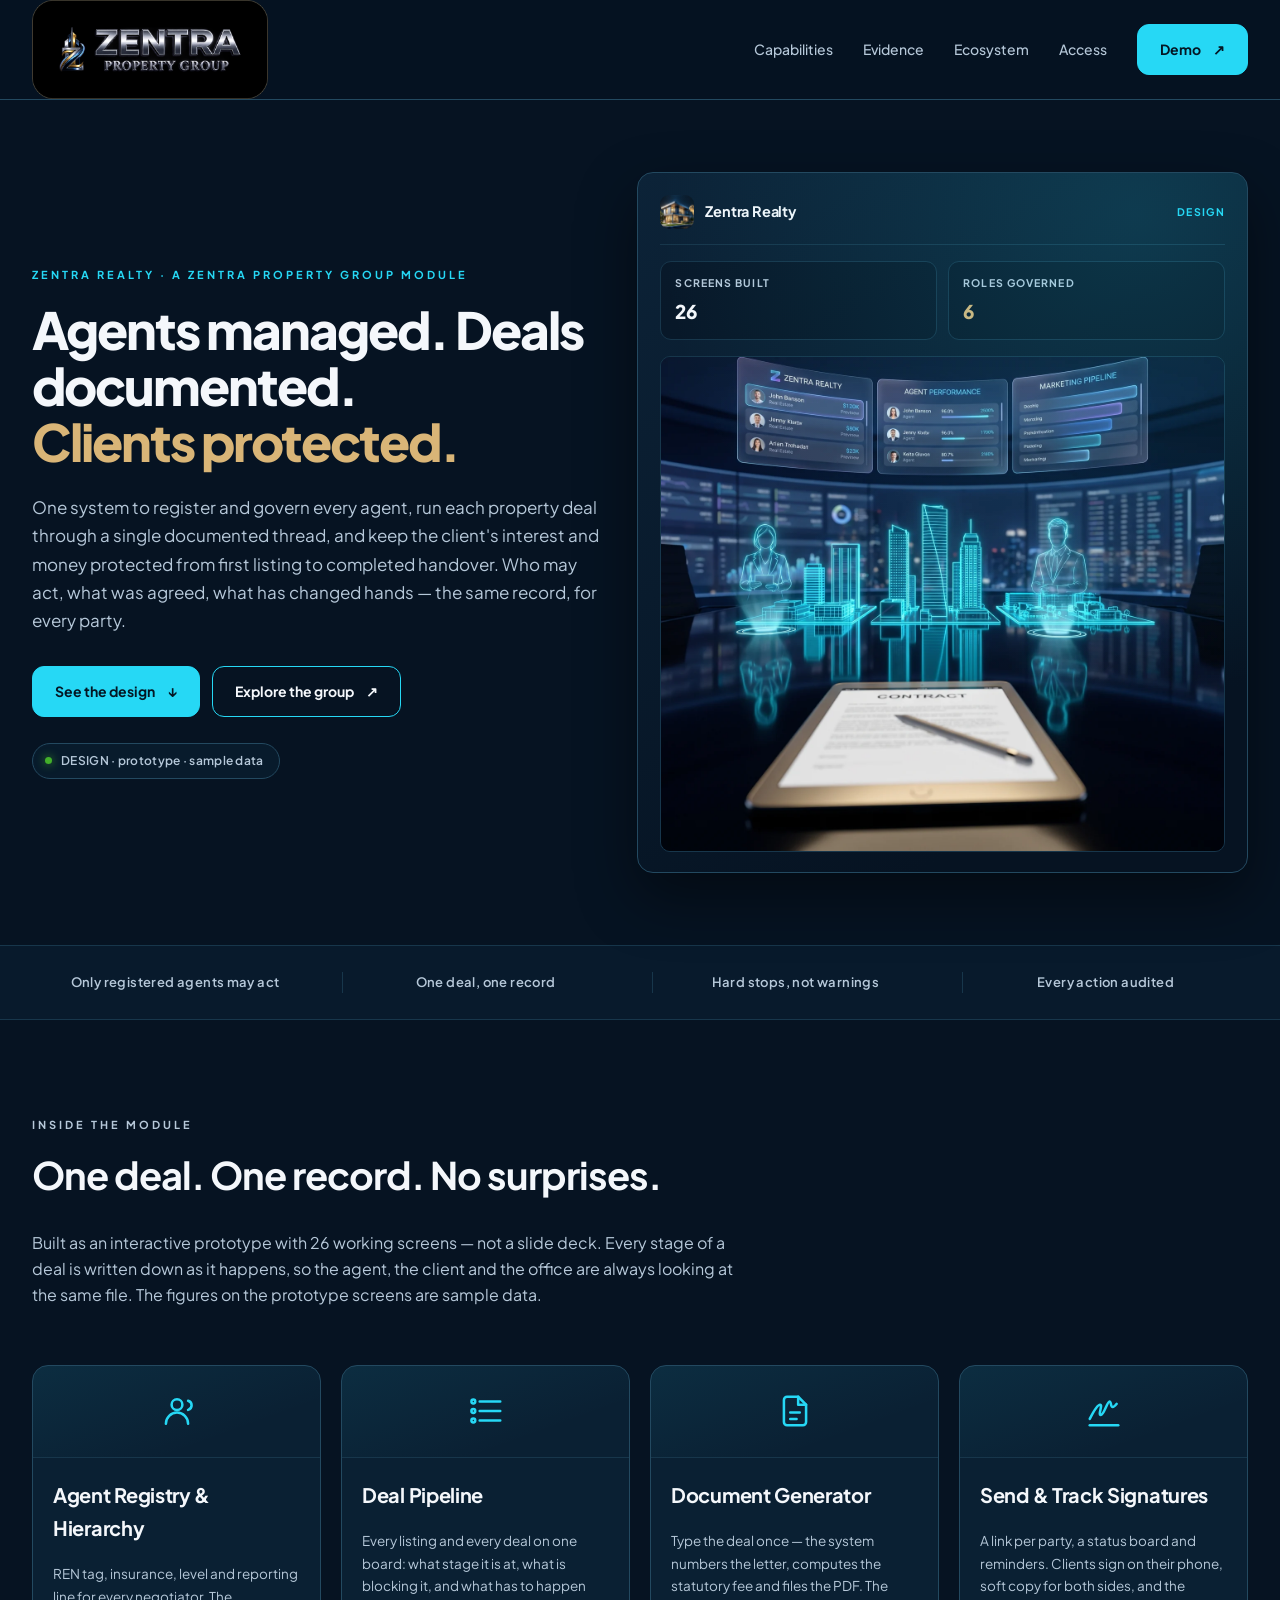
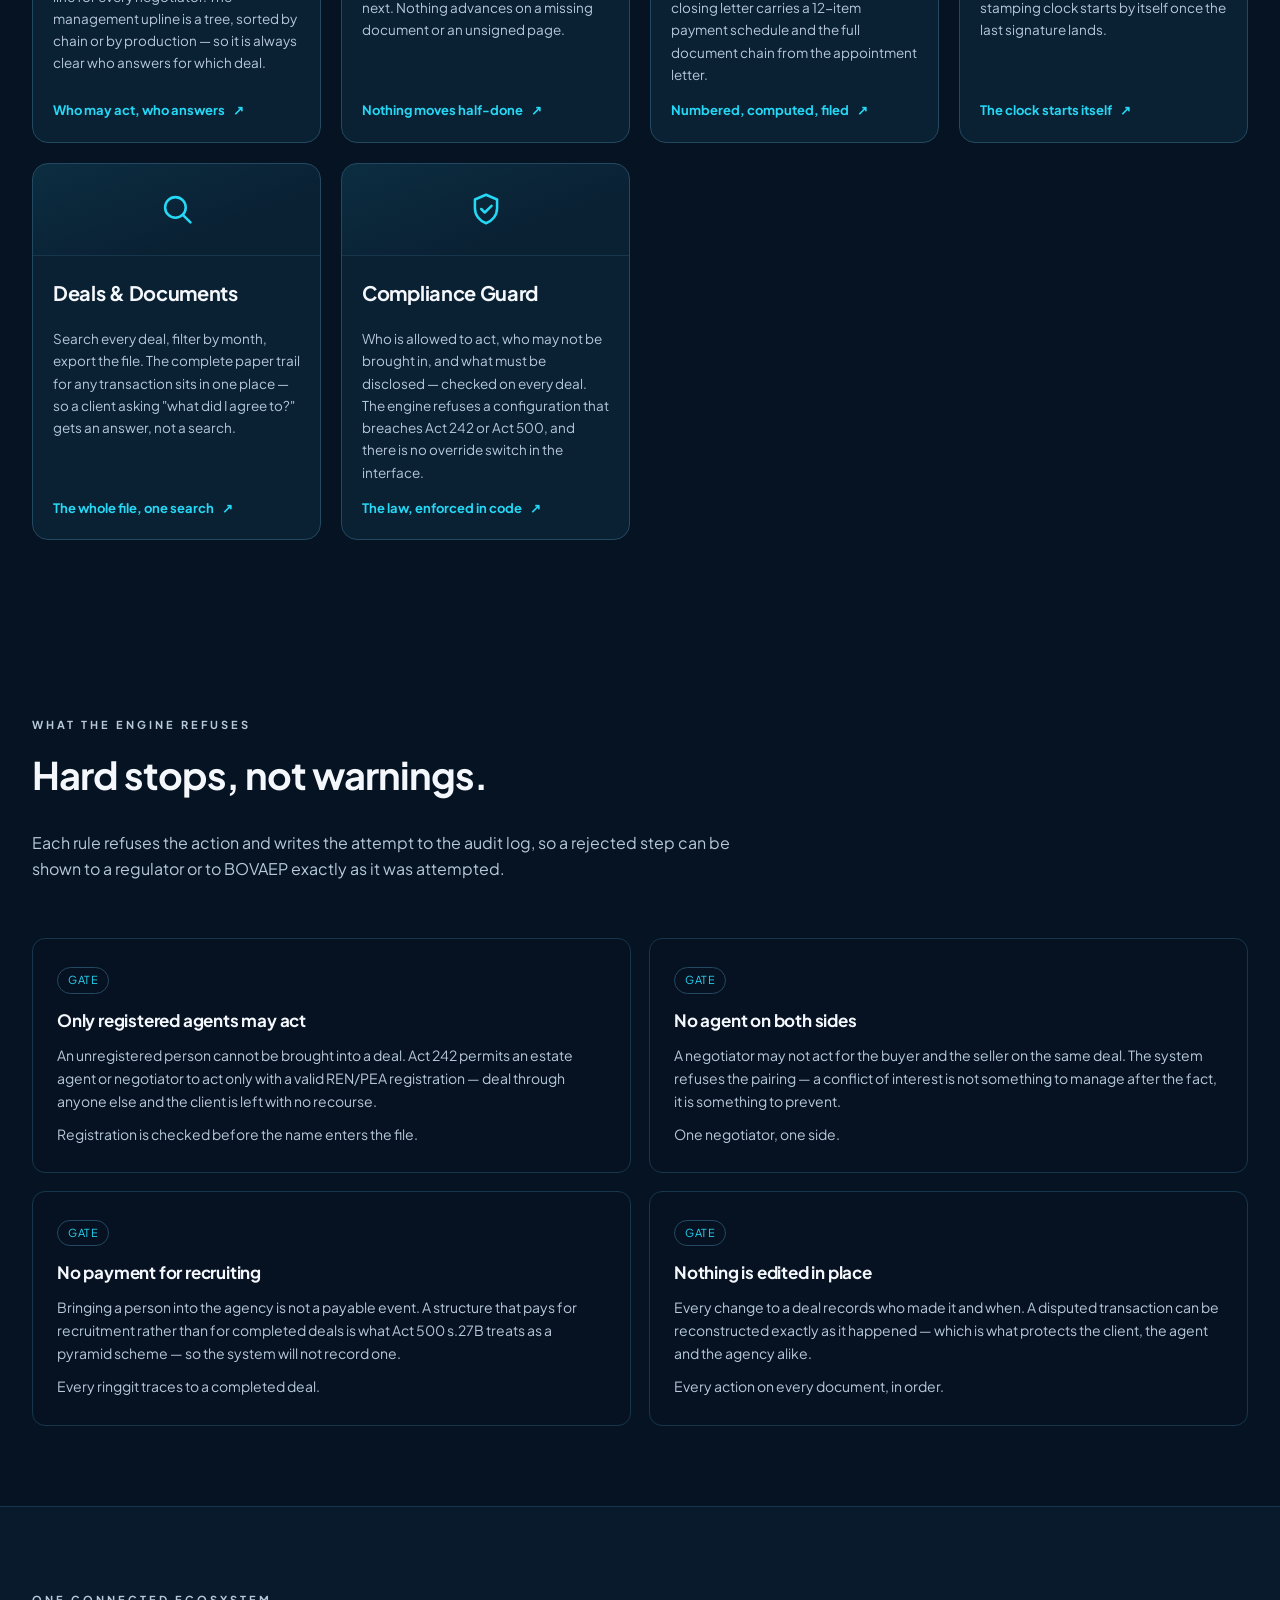
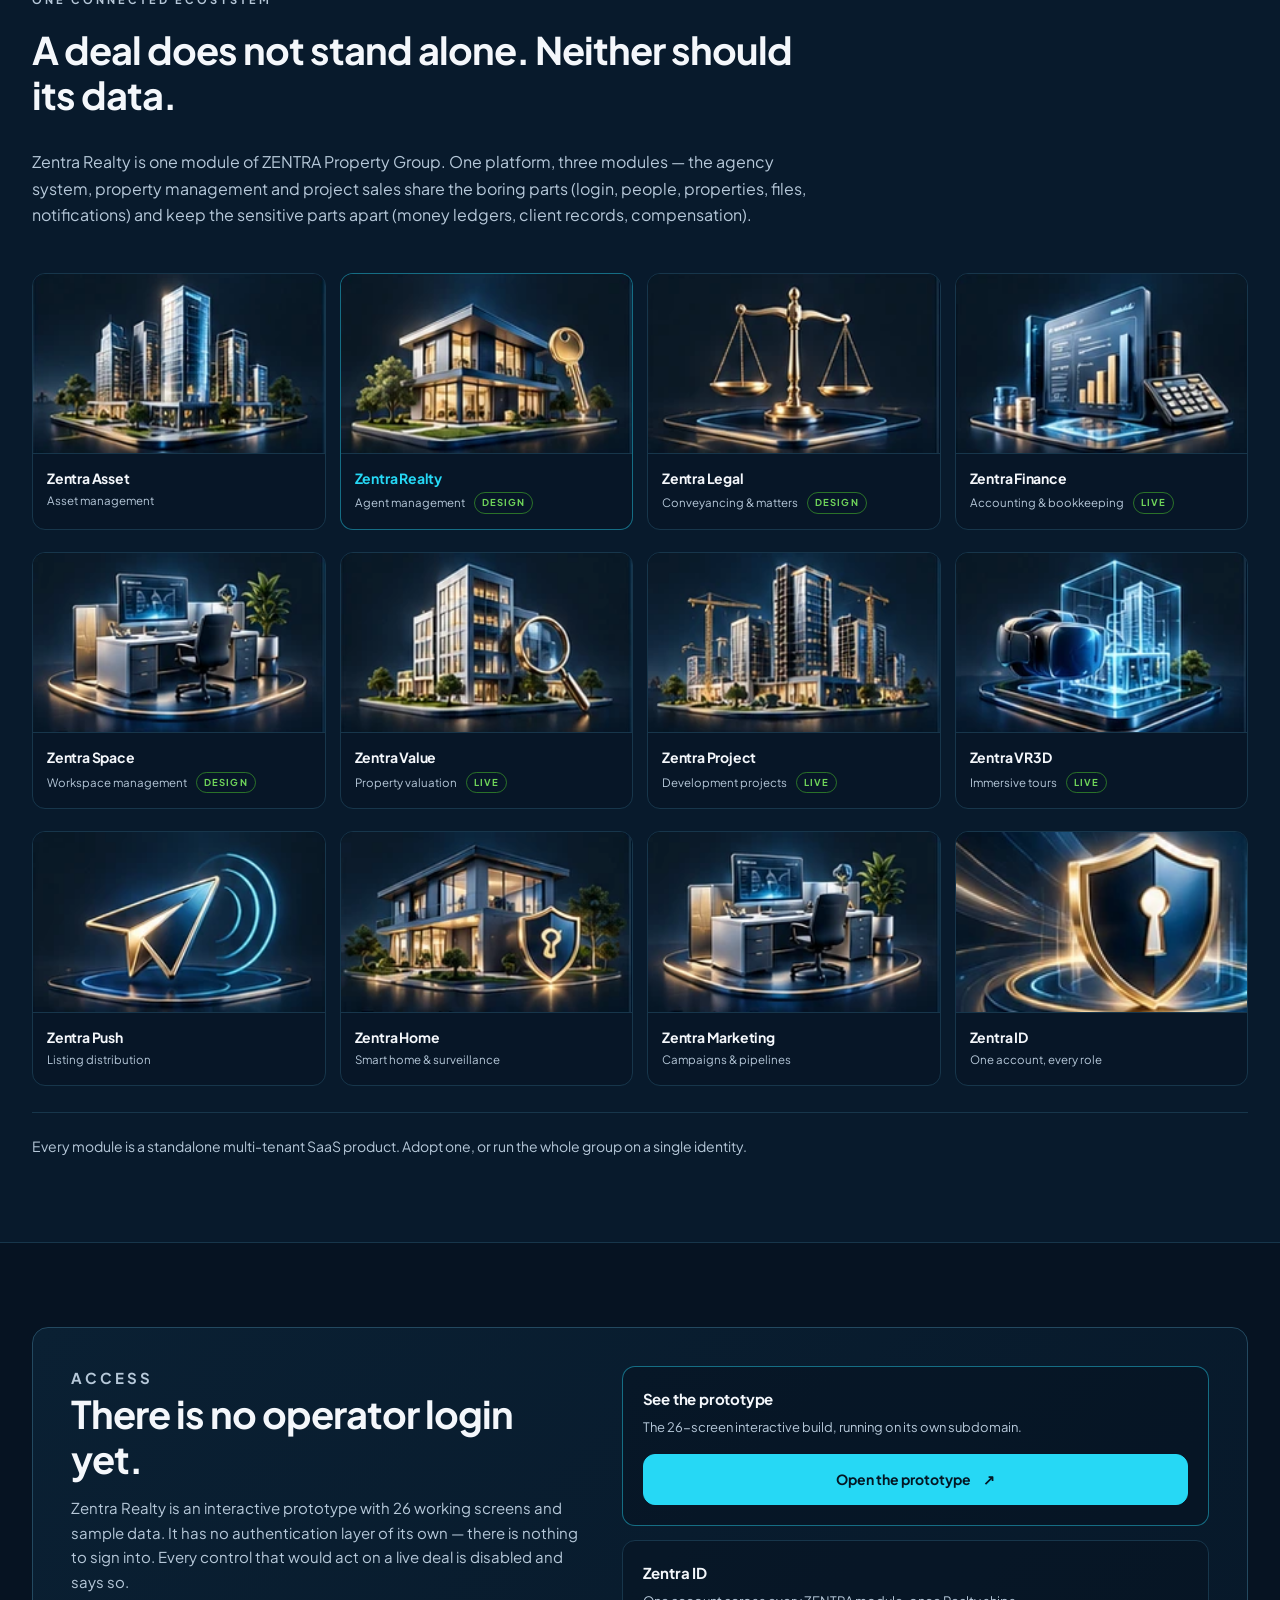
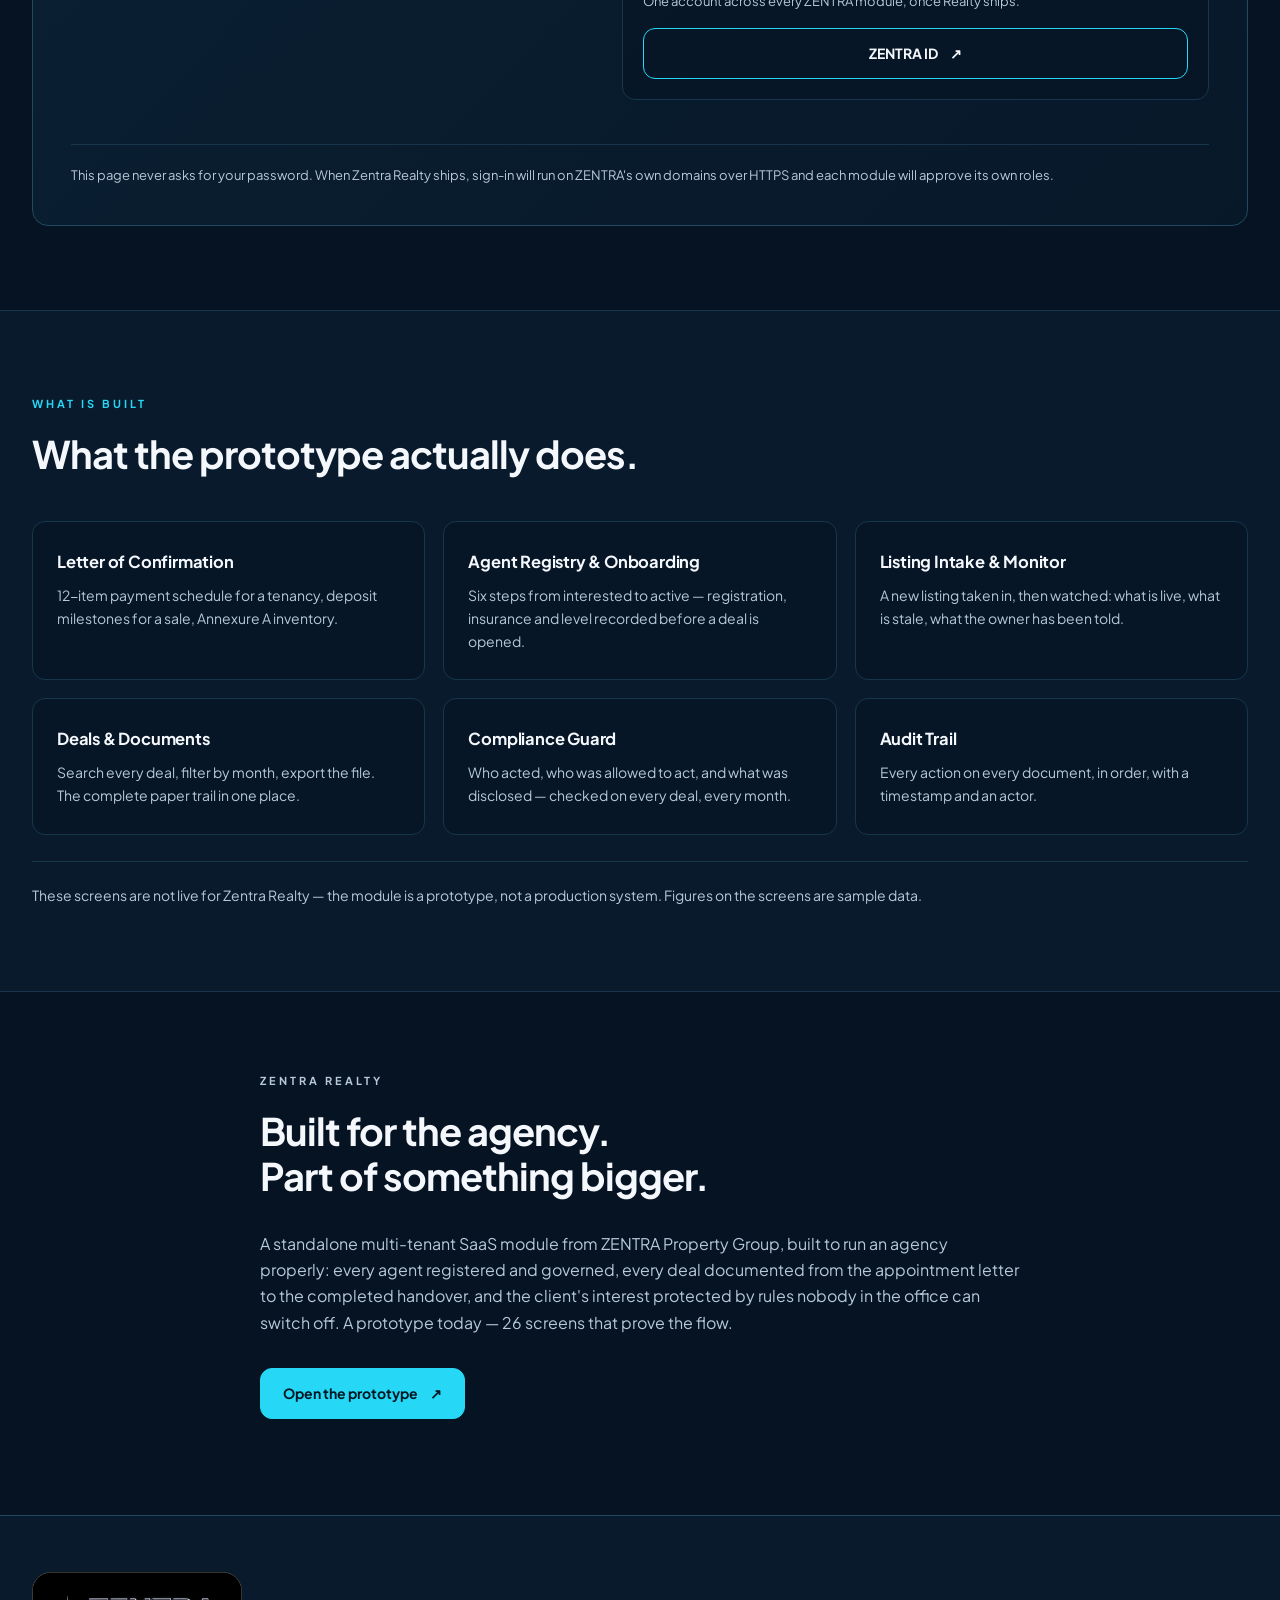
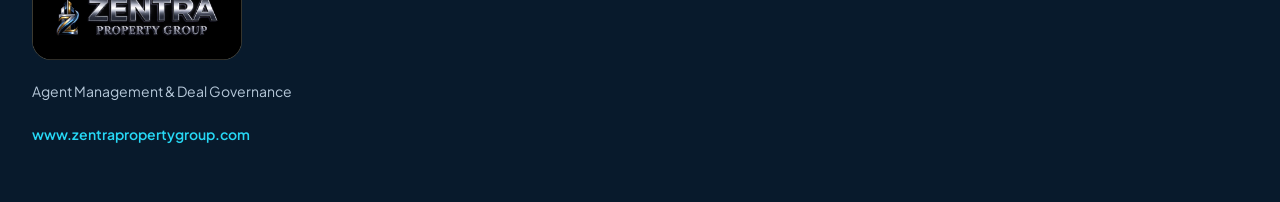
<file: realty/index.html>
<!doctype html>
<html lang="en">
<head>
<meta charset="utf-8">
<meta name="viewport" content="width=device-width,initial-scale=1">
<meta name="theme-color" content="#061322">
<title>ZENTRA Realty — Agent Management &amp; Deal Governance</title>
<meta name="description" content="ZENTRA Realty: one system to register and govern every agent, run each property deal through a single documented thread, and protect the client's interest and money from first listing to completed handover — one module of ZENTRA Property Group.">
<meta name="robots" content="noindex, nofollow">
<link rel="icon" href="assets/brand/favicon-32.png" sizes="32x32">
<link rel="apple-touch-icon" href="assets/brand/logo-mark-plate.png">
<link rel="stylesheet" href="assets/base.css">
<link rel="stylesheet" href="assets/realty.css">
<script defer src="assets/theme-boot.js"></script>
<script defer src="assets/nav.js"></script>
</head>
<body>

<a class="skip" href="#main">Skip to content</a>

<header class="site-header">
  <div class="nav wrap">
    <a class="brand" href="#top" aria-label="ZENTRA Property Group — home">
      <img src="assets/brand/logo-horizontal-plate.png" width="1448" height="605" alt="ZENTRA Property Group">
    </a>
    <button class="menu-toggle" aria-expanded="false" aria-controls="navigation">Menu</button>
    <nav id="navigation" aria-label="Main">
      <a href="#features">Capabilities</a>
      <a href="#evidence">Evidence</a>
      <a href="#ecosystem">Ecosystem</a>
      <a href="#access">Access</a>
      <a class="button login" href="https://realty.zentrapropertygroup.com/" target="_blank" rel="noopener">Demo <span aria-hidden="true">&#8599;</span></a>
    </nav>
  </div>
</header>

<main id="main">

  <!-- ─── Hero ─── -->
  <section class="hero wrap" id="top">
    <div class="hero-copy">
      <p class="eyebrow">Zentra Realty &middot; A ZENTRA Property Group module</p>
      <h1>Agents managed. Deals documented. <span>Clients protected.</span></h1>
      <p class="lead">One system to register and govern every agent, run each property deal through a single documented thread, and keep the client's interest and money protected from first listing to completed handover. Who may act, what was agreed, what has changed hands — the same record, for every party.</p>
      <div class="actions">
        <a class="button" href="#features">See the design <span aria-hidden="true">&#8595;</span></a>
        <a class="button outline" href="https://www.zentrapropertygroup.com/" target="_blank" rel="noopener">Explore the group <span aria-hidden="true">&#8599;</span></a>
      </div>
      <div class="live-pill proto"><span class="dot"></span> DESIGN &middot; prototype &middot; sample data</div>
    </div>
    <div class="hero-art">
      <div class="fin-console">
        <div class="fc-head">
          <img src="assets/modules/realty.webp" width="226" height="140" alt="">
          <b>Zentra Realty</b>
          <span class="proto-tag">Design</span>
        </div>
        <div class="fc-kpis">
          <div class="fc-kpi"><i>Screens built</i><b>26</b></div>
          <div class="fc-kpi"><i>Roles governed</i><b class="gold">6</b></div>
        </div>
        <figure class="fc-figure">
          <img src="assets/modules/realty-hero.webp" width="1360" height="1194"
               loading="eager" decoding="async"
               alt="Futuristic property-dealing control console: a tablet displaying a contract, a blue wireframe city skyline, holographic business figures and floating panels showing agent performance and a deal pipeline">
        </figure>
      </div>
    </div>
  </section>

  <!-- ─── Benefits strip ─── -->
  <div class="benefits">
    <ul class="wrap">
      <li>Only registered agents may act</li>
      <li>One deal, one record</li>
      <li>Hard stops, not warnings</li>
      <li>Every action audited</li>
    </ul>
  </div>

  <!-- ─── Capabilities ─── -->
  <section id="features" class="solutions wrap">
    <div class="section-heading">
      <p class="eyebrow">Inside the module</p>
      <h2>One deal. One record. No surprises.</h2>
      <p class="section-sub">Built as an interactive prototype with 26 working screens — not a slide deck. Every stage of a deal is written down as it happens, so the agent, the client and the office are always looking at the same file. The figures on the prototype screens are sample data.</p>
    </div>

    <div class="product-grid">

      <article class="product">
        <div class="card-icon" aria-hidden="true">
          <svg viewBox="0 0 24 24" fill="none" stroke="currentColor" stroke-width="1.6" stroke-linecap="round" stroke-linejoin="round"><circle cx="12" cy="8" r="3.4"/><path d="M5 20a7 7 0 0 1 14 0"/><path d="M19 5.5a3 3 0 0 1 0 5.8"/></svg>
        </div>
        <div class="card-body">
          <h3>Agent Registry &amp; Hierarchy</h3>
          <p class="card-desc">REN tag, insurance, level and reporting line for every negotiator. The management upline is a tree, sorted by chain or by production — so it is always clear who answers for which deal.</p>
          <span class="text-button">Who may act, who answers <span aria-hidden="true">&#8599;</span></span>
        </div>
      </article>

      <article class="product">
        <div class="card-icon" aria-hidden="true">
          <svg viewBox="0 0 24 24" fill="none" stroke="currentColor" stroke-width="1.6" stroke-linecap="round" stroke-linejoin="round"><path d="M8 6h13M8 12h13M8 18h13"/><circle cx="4" cy="6" r="1.2"/><circle cx="4" cy="12" r="1.2"/><circle cx="4" cy="18" r="1.2"/></svg>
        </div>
        <div class="card-body">
          <h3>Deal Pipeline</h3>
          <p class="card-desc">Every listing and every deal on one board: what stage it is at, what is blocking it, and what has to happen next. Nothing advances on a missing document or an unsigned page.</p>
          <span class="text-button">Nothing moves half-done <span aria-hidden="true">&#8599;</span></span>
        </div>
      </article>

      <article class="product">
        <div class="card-icon" aria-hidden="true">
          <svg viewBox="0 0 24 24" fill="none" stroke="currentColor" stroke-width="1.6" stroke-linecap="round" stroke-linejoin="round"><path d="M14 3H7a2 2 0 0 0-2 2v14a2 2 0 0 0 2 2h10a2 2 0 0 0 2-2V8z"/><path d="M14 3v5h5"/><path d="M9 13h6M9 17h4"/></svg>
        </div>
        <div class="card-body">
          <h3>Document Generator</h3>
          <p class="card-desc">Type the deal once — the system numbers the letter, computes the statutory fee and files the PDF. The closing letter carries a 12-item payment schedule and the full document chain from the appointment letter.</p>
          <span class="text-button">Numbered, computed, filed <span aria-hidden="true">&#8599;</span></span>
        </div>
      </article>

      <article class="product">
        <div class="card-icon" aria-hidden="true">
          <svg viewBox="0 0 24 24" fill="none" stroke="currentColor" stroke-width="1.6" stroke-linecap="round" stroke-linejoin="round"><path d="M3 17c3-6 5-9 6.5-9 2 0-1.5 6.5.5 6.5S14 6 15.5 6c1.2 0 .5 3.5 2 3.5.9 0 1.6-.9 2.5-2"/><path d="M3 21h18"/></svg>
        </div>
        <div class="card-body">
          <h3>Send &amp; Track Signatures</h3>
          <p class="card-desc">A link per party, a status board and reminders. Clients sign on their phone, soft copy for both sides, and the stamping clock starts by itself once the last signature lands.</p>
          <span class="text-button">The clock starts itself <span aria-hidden="true">&#8599;</span></span>
        </div>
      </article>

      <article class="product">
        <div class="card-icon" aria-hidden="true">
          <svg viewBox="0 0 24 24" fill="none" stroke="currentColor" stroke-width="1.6" stroke-linecap="round" stroke-linejoin="round"><circle cx="11" cy="11" r="6.5"/><path d="m16 16 4.5 4.5"/></svg>
        </div>
        <div class="card-body">
          <h3>Deals &amp; Documents</h3>
          <p class="card-desc">Search every deal, filter by month, export the file. The complete paper trail for any transaction sits in one place — so a client asking "what did I agree to?" gets an answer, not a search.</p>
          <span class="text-button">The whole file, one search <span aria-hidden="true">&#8599;</span></span>
        </div>
      </article>

      <article class="product">
        <div class="card-icon" aria-hidden="true">
          <svg viewBox="0 0 24 24" fill="none" stroke="currentColor" stroke-width="1.6" stroke-linecap="round" stroke-linejoin="round"><path d="M12 3 5 6v5.5c0 4.4 3 8 7 9.5 4-1.5 7-5.1 7-9.5V6z"/><path d="m9 12 2.2 2.2L15.5 10"/></svg>
        </div>
        <div class="card-body">
          <h3>Compliance Guard</h3>
          <p class="card-desc">Who is allowed to act, who may not be brought in, and what must be disclosed — checked on every deal. The engine refuses a configuration that breaches Act 242 or Act 500, and there is no override switch in the interface.</p>
          <span class="text-button">The law, enforced in code <span aria-hidden="true">&#8599;</span></span>
        </div>
      </article>

    </div>
  </section>

  <!-- ─── Evidence discipline ─── -->
  <section id="evidence" class="solutions wrap">
    <div class="section-heading">
      <p class="eyebrow">What the engine refuses</p>
      <h2>Hard stops, not warnings.</h2>
      <p class="section-sub">Each rule refuses the action and writes the attempt to the audit log, so a rejected step can be shown to a regulator or to BOVAEP exactly as it was attempted.</p>
    </div>
    <div class="rule-grid">
      <div class="rule">
        <span class="rule-tag">Gate</span>
        <h4>Only registered agents may act</h4>
        <p>An unregistered person cannot be brought into a deal. Act 242 permits an estate agent or negotiator to act only with a valid REN/PEA registration — deal through anyone else and the client is left with no recourse.</p>
        <p>Registration is checked before the name enters the file.</p>
      </div>
      <div class="rule">
        <span class="rule-tag">Gate</span>
        <h4>No agent on both sides</h4>
        <p>A negotiator may not act for the buyer and the seller on the same deal. The system refuses the pairing — a conflict of interest is not something to manage after the fact, it is something to prevent.</p>
        <p>One negotiator, one side.</p>
      </div>
      <div class="rule">
        <span class="rule-tag">Gate</span>
        <h4>No payment for recruiting</h4>
        <p>Bringing a person into the agency is not a payable event. A structure that pays for recruitment rather than for completed deals is what Act 500 s.27B treats as a pyramid scheme — so the system will not record one.</p>
        <p>Every ringgit traces to a completed deal.</p>
      </div>
      <div class="rule">
        <span class="rule-tag">Gate</span>
        <h4>Nothing is edited in place</h4>
        <p>Every change to a deal records who made it and when. A disputed transaction can be reconstructed exactly as it happened — which is what protects the client, the agent and the agency alike.</p>
        <p>Every action on every document, in order.</p>
      </div>
    </div>
  </section>

  <!-- ─── Ecosystem ─── -->
  <section id="ecosystem" class="ecosystem">
    <div class="wrap">
      <div class="section-heading">
        <p class="eyebrow">One connected ecosystem</p>
        <h2>A deal does not stand alone. Neither should its data.</h2>
        <p class="section-sub">Zentra Realty is one module of ZENTRA Property Group. One platform, three modules — the agency system, property management and project sales share the boring parts (login, people, properties, files, notifications) and keep the sensitive parts apart (money ledgers, client records, compensation).</p>
      </div>

      <div class="eco-grid">
        <a class="eco" href="https://asset.zentrapropertygroup.com/" target="_blank" rel="noopener"><img src="assets/modules/asset.webp" width="226" height="140" loading="lazy" alt=""><b>Zentra Asset</b><i>Asset management</i></a>
        <a class="eco is-current" href="#top"><img src="assets/modules/realty.webp" width="226" height="140" loading="lazy" alt=""><b>Zentra Realty</b><i>Agent management <span class="eco-live proto">Design</span></i></a>
        <a class="eco" href="https://www.zentrapropertygroup.com/legal/" target="_blank" rel="noopener"><img src="assets/modules/legal.webp" width="226" height="140" loading="lazy" alt=""><b>Zentra Legal</b><i>Conveyancing &amp; matters <span class="eco-live proto">Design</span></i></a>
        <a class="eco" href="https://www.zentrapropertygroup.com/finance/" target="_blank" rel="noopener"><img src="assets/modules/finance.webp" width="226" height="140" loading="lazy" alt=""><b>Zentra Finance</b><i>Accounting &amp; bookkeeping <span class="eco-live">Live</span></i></a>
        <a class="eco" href="https://www.zentrapropertygroup.com/space/" target="_blank" rel="noopener"><img src="assets/modules/space.webp" width="226" height="140" loading="lazy" alt=""><b>Zentra Space</b><i>Workspace management <span class="eco-live proto">Design</span></i></a>
        <a class="eco" href="https://value.zentrapropertygroup.com/" target="_blank" rel="noopener"><img src="assets/modules/value.webp" width="226" height="140" loading="lazy" alt=""><b>Zentra Value</b><i>Property valuation <span class="eco-live">Live</span></i></a>
        <a class="eco" href="https://www.zentrapropertygroup.com/project/" target="_blank" rel="noopener"><img src="assets/modules/project.webp" width="226" height="140" loading="lazy" alt=""><b>Zentra Project</b><i>Development projects <span class="eco-live">Live</span></i></a>
        <a class="eco" href="https://vr3d.zentrapropertygroup.com/" target="_blank" rel="noopener"><img src="assets/modules/vr3d.webp" width="226" height="140" loading="lazy" alt=""><b>Zentra VR3D</b><i>Immersive tours <span class="eco-live">Live</span></i></a>
        <a class="eco" href="https://push.zentrapropertygroup.com/" target="_blank" rel="noopener"><img src="assets/modules/push.webp" width="226" height="140" loading="lazy" alt=""><b>Zentra Push</b><i>Listing distribution</i></a>
        <a class="eco" href="https://home.zentrapropertygroup.com/" target="_blank" rel="noopener"><img src="assets/modules/home.webp" width="226" height="140" loading="lazy" alt=""><b>Zentra Home</b><i>Smart home &amp; surveillance</i></a>
        <a class="eco" href="https://marketing.zentrapropertygroup.com/" target="_blank" rel="noopener"><img src="assets/modules/space.webp" width="226" height="140" loading="lazy" alt=""><b>Zentra Marketing</b><i>Campaigns &amp; pipelines</i></a>
        <a class="eco" href="https://id.zentrapropertygroup.com/" target="_blank" rel="noopener"><img src="assets/modules/id.webp" width="226" height="140" loading="lazy" alt=""><b>Zentra ID</b><i>One account, every role</i></a>
      </div>

      <p class="eco-note">Every module is a standalone multi-tenant SaaS product. Adopt one, or run the whole group on a single identity.</p>
    </div>
  </section>

  <!-- ─── Access ─── -->
  <section id="access" class="signin">
    <div class="wrap">
      <div class="signin-panel">
        <div class="signin-copy">
          <p class="eyebrow">Access</p>
          <h2>There is no operator login yet.</h2>
          <p>Zentra Realty is an interactive prototype with 26 working screens and sample data. It has no authentication layer of its own — there is nothing to sign into. Every control that would act on a live deal is disabled and says so.</p>
        </div>
        <div class="signin-options">
          <div class="signin-option is-primary">
            <b>See the prototype</b>
            <i>The 26-screen interactive build, running on its own subdomain.</i>
            <a class="button" href="https://realty.zentrapropertygroup.com/" target="_blank" rel="noopener">Open the prototype <span aria-hidden="true">&#8599;</span></a>
          </div>
          <div class="signin-option">
            <b>Zentra ID</b>
            <i>One account across every ZENTRA module, once Realty ships.</i>
            <a class="button outline" href="https://id.zentrapropertygroup.com/" target="_blank" rel="noopener">ZENTRA ID <span aria-hidden="true">&#8599;</span></a>
          </div>
        </div>
        <p class="signin-note">This page never asks for your password. When Zentra Realty ships, sign-in will run on ZENTRA's own domains over HTTPS and each module will approve its own roles.</p>
      </div>
    </div>
  </section>

  <!-- ─── Screens ─── -->
  <section id="screens" class="reports">
    <div class="wrap">
      <p class="eyebrow">What is built</p>
      <h2>What the prototype actually does.</h2>
      <div class="report-grid">
        <div class="report"><h4>Letter of Confirmation</h4><p>12-item payment schedule for a tenancy, deposit milestones for a sale, Annexure A inventory.</p></div>
        <div class="report"><h4>Agent Registry &amp; Onboarding</h4><p>Six steps from interested to active — registration, insurance and level recorded before a deal is opened.</p></div>
        <div class="report"><h4>Listing Intake &amp; Monitor</h4><p>A new listing taken in, then watched: what is live, what is stale, what the owner has been told.</p></div>
        <div class="report"><h4>Deals &amp; Documents</h4><p>Search every deal, filter by month, export the file. The complete paper trail in one place.</p></div>
        <div class="report"><h4>Compliance Guard</h4><p>Who acted, who was allowed to act, and what was disclosed — checked on every deal, every month.</p></div>
        <div class="report"><h4>Audit Trail</h4><p>Every action on every document, in order, with a timestamp and an actor.</p></div>
      </div>
      <p class="eco-note">These screens are not live for Zentra Realty — the module is a prototype, not a production system. Figures on the screens are sample data.</p>
    </div>
  </section>

  <!-- ─── About ─── -->
  <section class="about wrap" id="about">
    <p class="eyebrow">Zentra Realty</p>
    <h2>Built for the agency.<br>Part of something bigger.</h2>
    <p>A standalone multi-tenant SaaS module from ZENTRA Property Group, built to run an agency properly: every agent registered and governed, every deal documented from the appointment letter to the completed handover, and the client's interest protected by rules nobody in the office can switch off. A prototype today — 26 screens that prove the flow.</p>
    <a class="button" href="https://realty.zentrapropertygroup.com/" target="_blank" rel="noopener">Open the prototype <span aria-hidden="true">&#8599;</span></a>
  </section>

</main>

<footer class="site-footer">
  <div class="wrap footer-inner">
    <a class="brand" href="#top" aria-label="ZENTRA Property Group — back to top">
      <img src="assets/brand/logo-horizontal-plate.png" width="1448" height="605" alt="ZENTRA Property Group">
    </a>
    <p class="footer-tag">Agent Management &amp; Deal Governance</p>
    <a class="footer-site" href="https://www.zentrapropertygroup.com/">www.zentrapropertygroup.com</a>
  </div>
</footer>

</body>
</html>
</file>
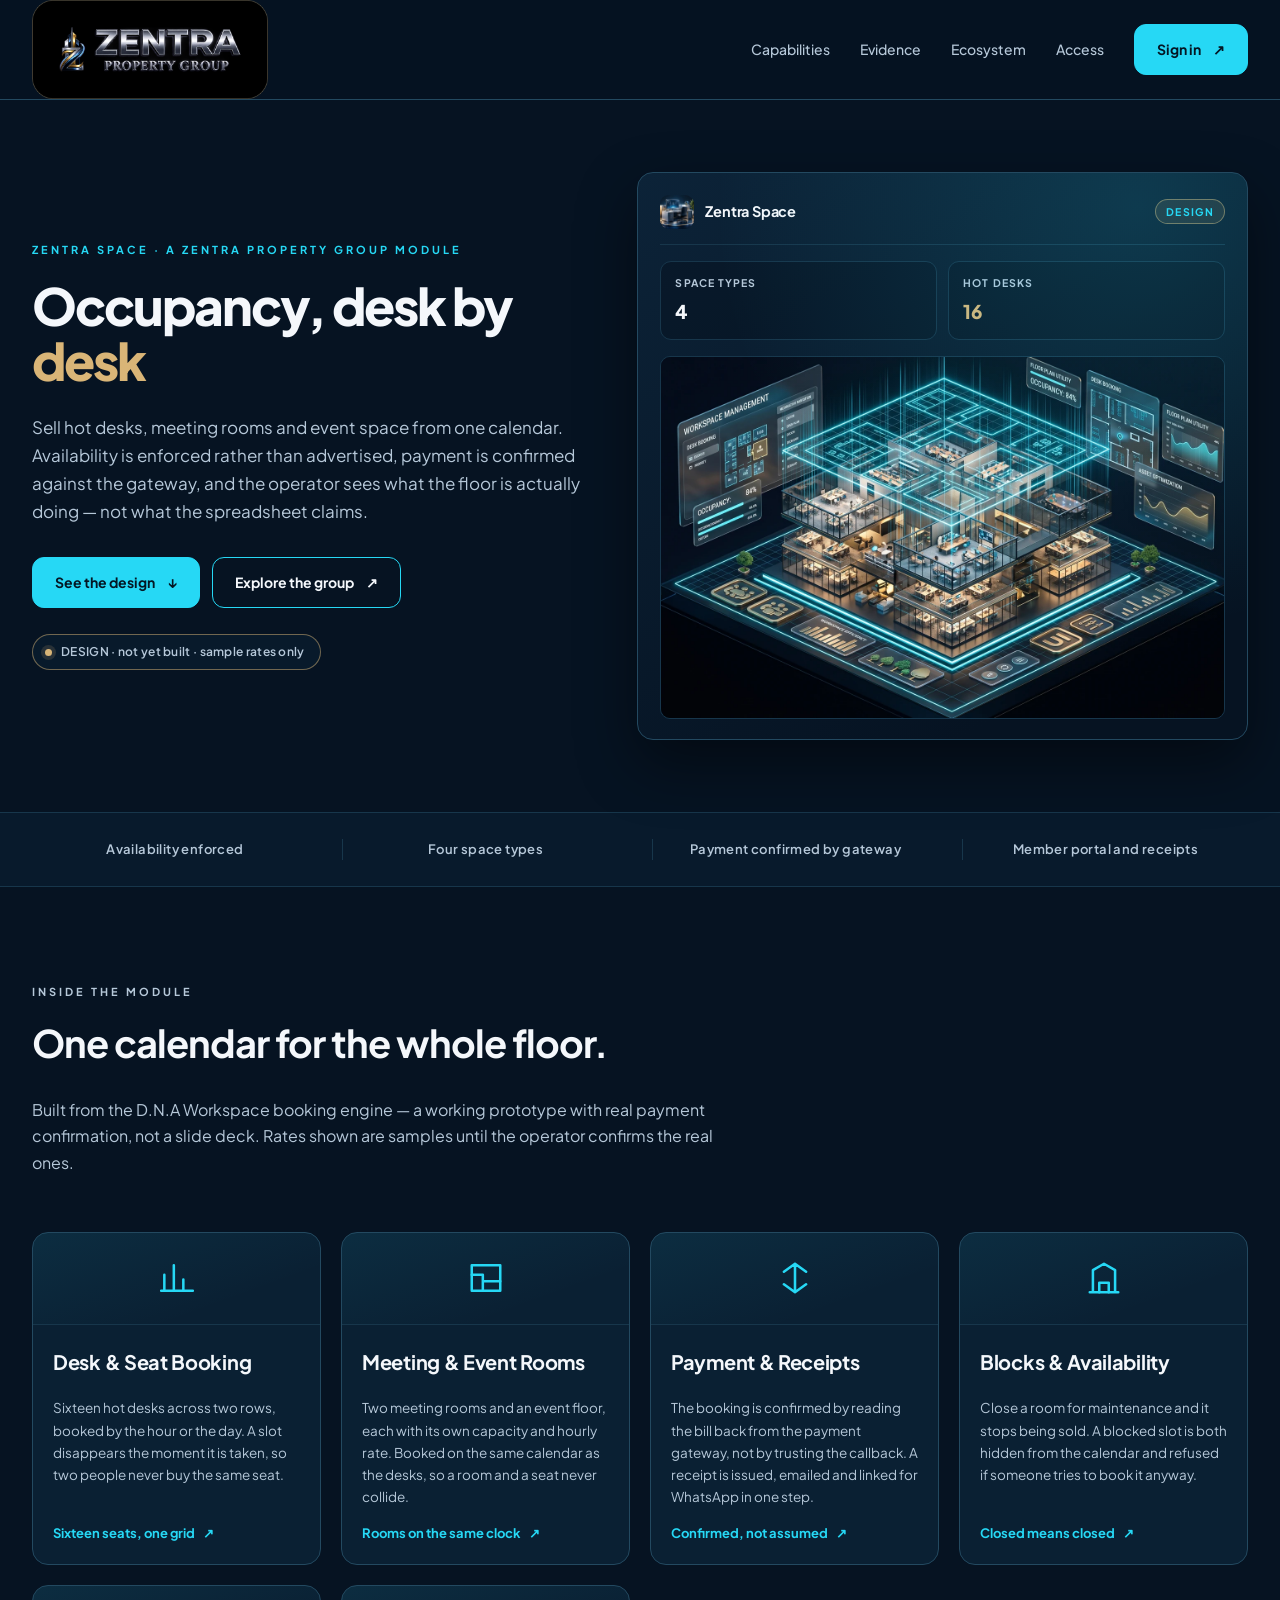
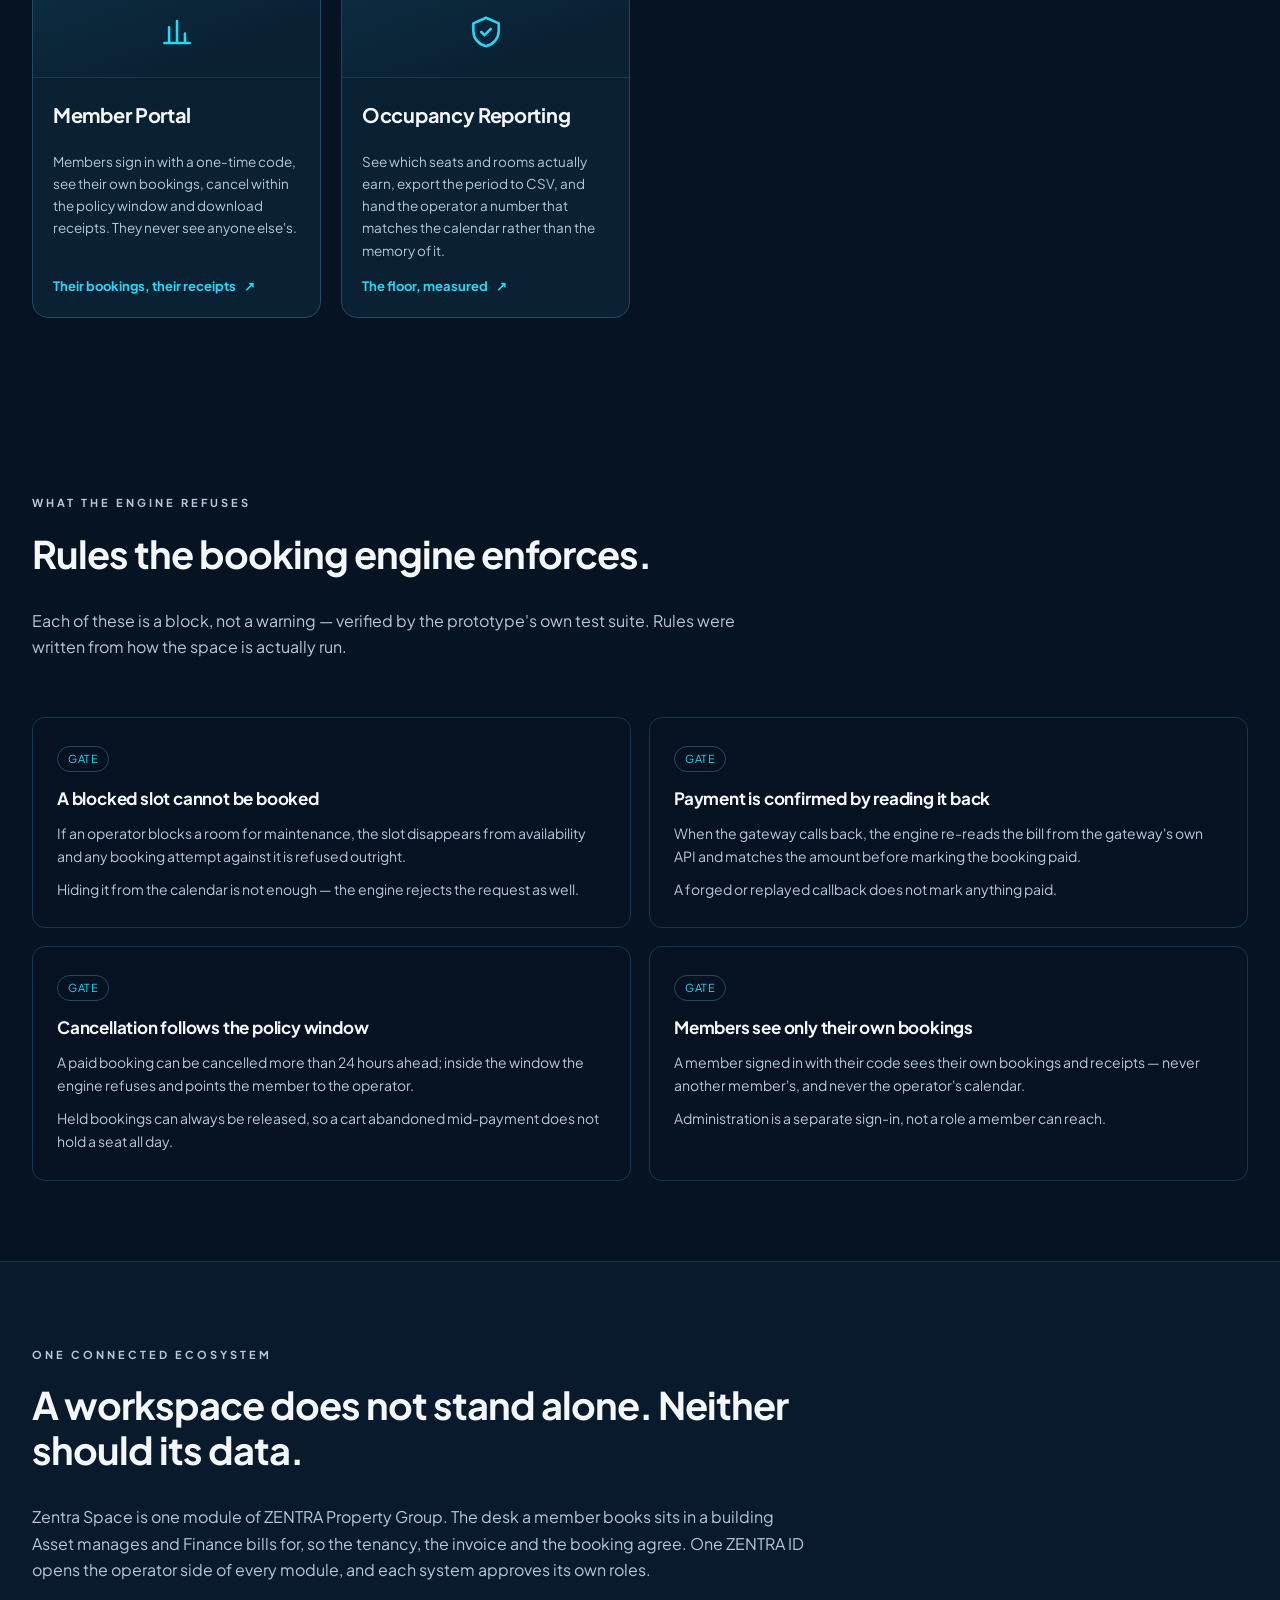
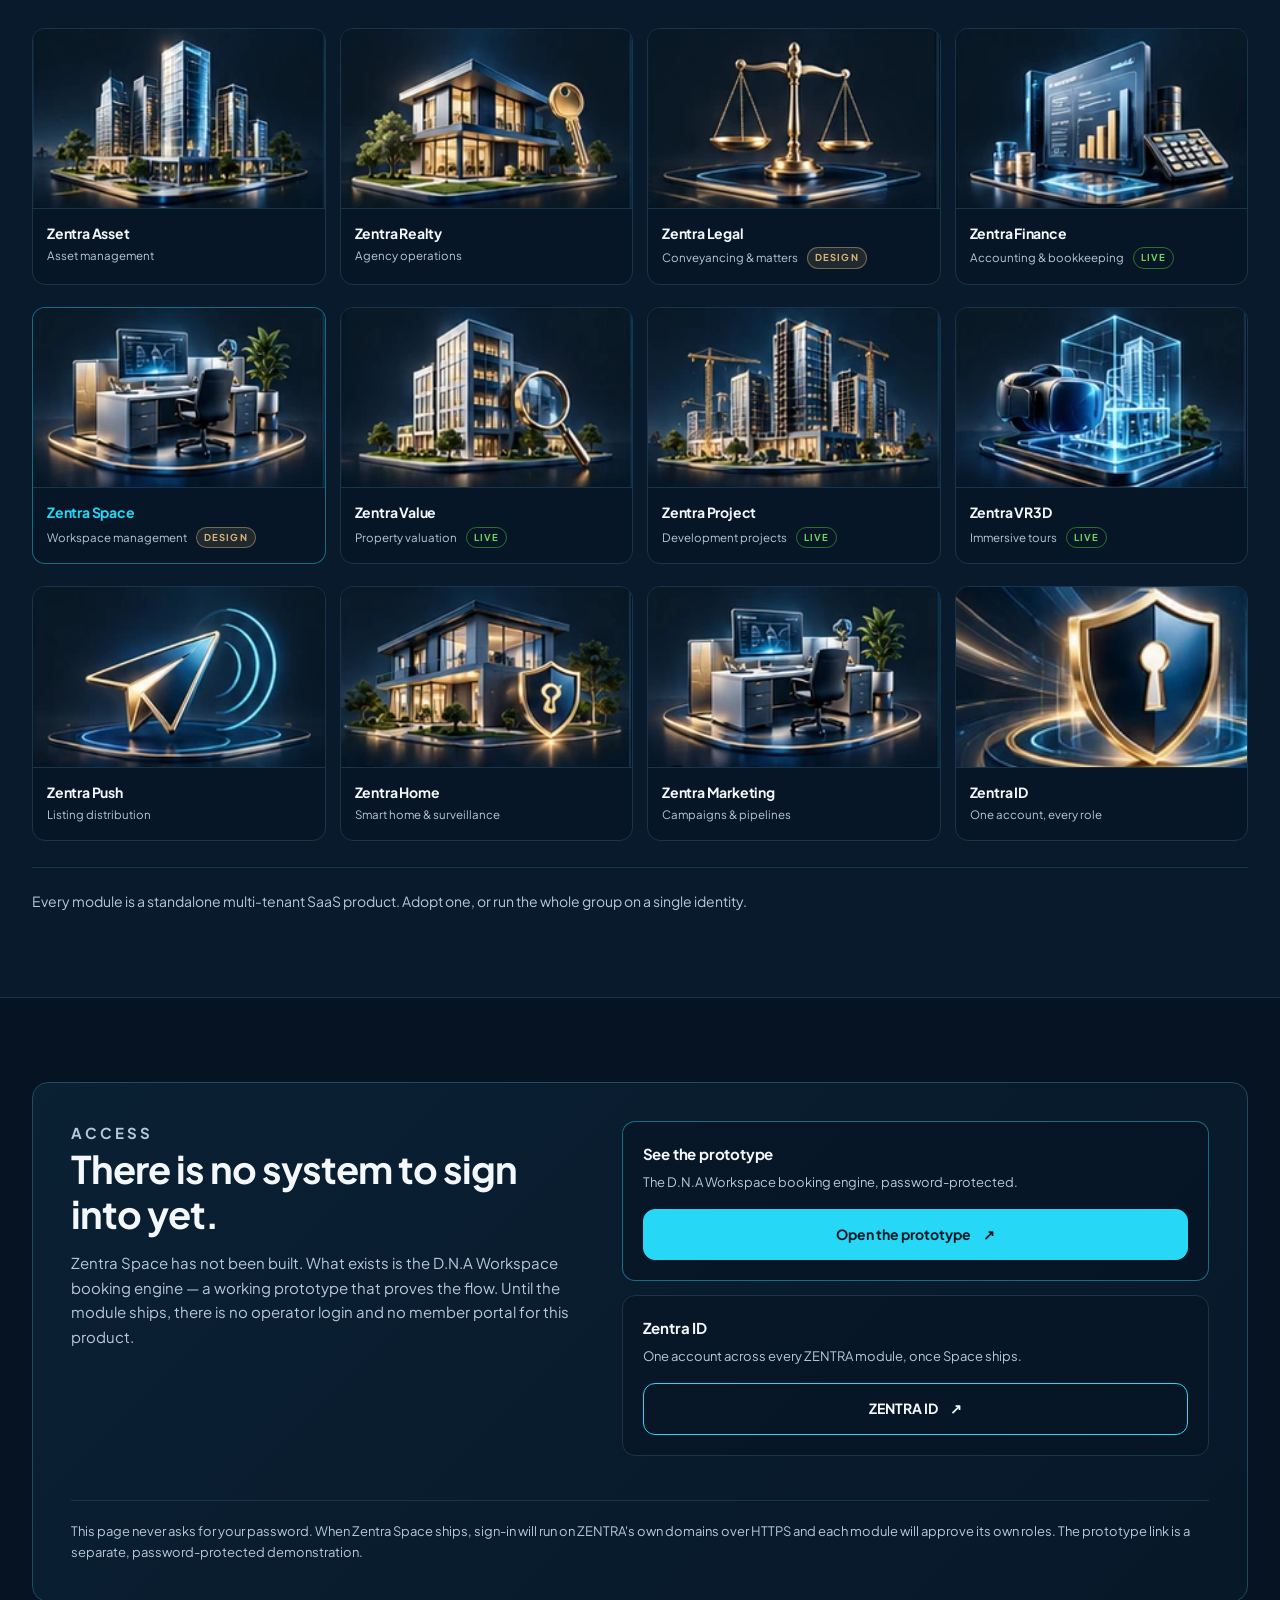
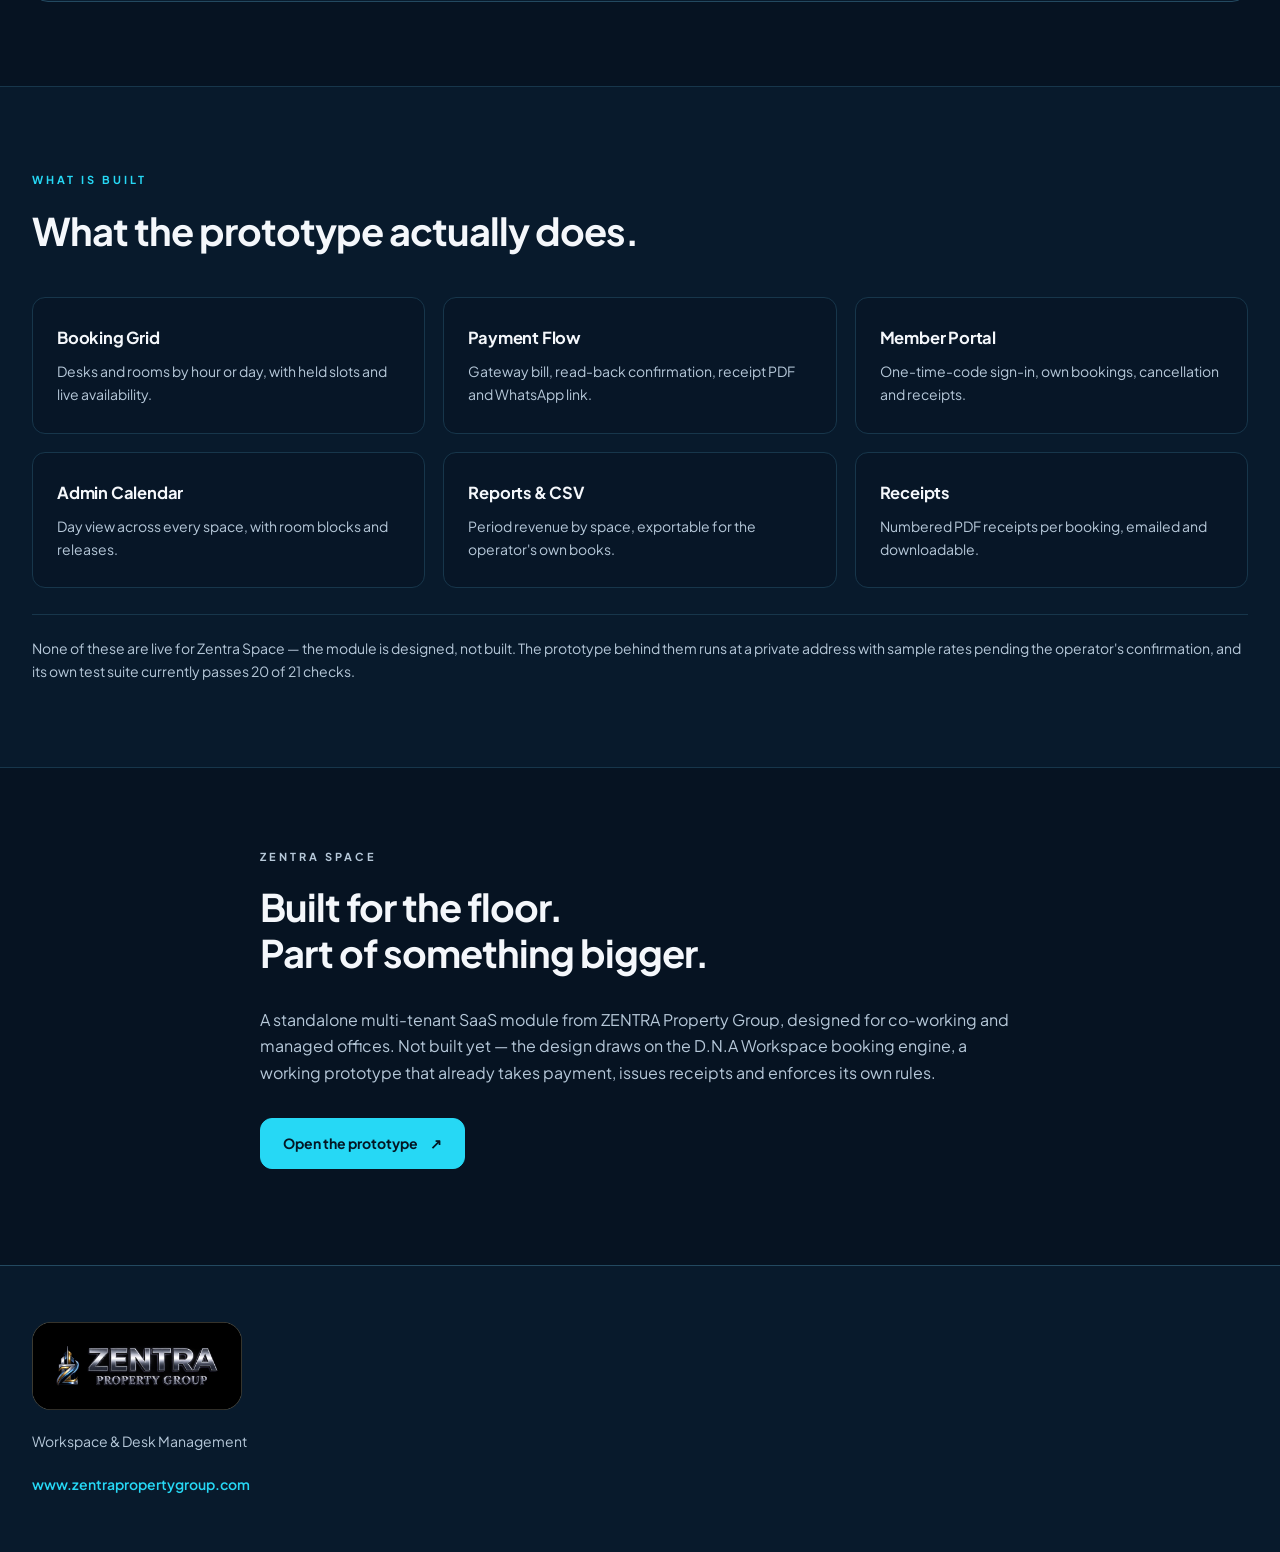
<file: space/index.html>
<!doctype html>
<html lang="en">
<head>
<meta charset="utf-8">
<meta name="viewport" content="width=device-width,initial-scale=1">
<meta name="theme-color" content="#061322">
<title>ZENTRA Space — Workspace &amp; Desk Management</title>
<meta name="description" content="ZENTRA Space: desk, meeting-room and event-space booking, availability blocks, member portal and admin reporting for co-working and managed offices — one module of ZENTRA Property Group.">
<meta name="robots" content="noindex, nofollow">
<link rel="icon" href="assets/brand/favicon-32.png" sizes="32x32">
<link rel="apple-touch-icon" href="assets/brand/logo-mark-plate.png">
<link rel="stylesheet" href="assets/base.css">
<link rel="stylesheet" href="assets/space.css">
<script defer src="assets/theme-boot.js"></script>
<script defer src="assets/nav.js"></script>
</head>
<body>

<a class="skip" href="#main">Skip to content</a>

<header class="site-header">
  <div class="nav wrap">
    <a class="brand" href="#top" aria-label="ZENTRA Property Group — home">
      <img src="assets/brand/logo-horizontal-plate.png" width="1448" height="605" alt="ZENTRA Property Group">
    </a>
    <button class="menu-toggle" aria-expanded="false" aria-controls="navigation">Menu</button>
    <nav id="navigation" aria-label="Main">
      <a href="#features">Capabilities</a>
      <a href="#evidence">Evidence</a>
      <a href="#ecosystem">Ecosystem</a>
      <a href="#access">Access</a>
      <a class="button login" href="https://value.zentrapropertygroup.com/" target="_blank" rel="noopener">Sign in <span aria-hidden="true">&#8599;</span></a>
    </nav>
  </div>
</header>

<main id="main">

  <!-- ─── Hero ─── -->
  <section class="hero wrap" id="top">
    <div class="hero-copy">
      <p class="eyebrow">Zentra Space &middot; A ZENTRA Property Group module</p>
      <h1>Occupancy, desk by <span>desk</span></h1>
      <p class="lead">Sell hot desks, meeting rooms and event space from one calendar. Availability is enforced rather than advertised, payment is confirmed against the gateway, and the operator sees what the floor is actually doing — not what the spreadsheet claims.</p>
      <div class="actions">
        <a class="button" href="#features">See the design <span aria-hidden="true">&#8595;</span></a>
        <a class="button outline" href="https://www.zentrapropertygroup.com/" target="_blank" rel="noopener">Explore the group <span aria-hidden="true">&#8599;</span></a>
      </div>
      <div class="live-pill proto"><span class="dot"></span> DESIGN &middot; not yet built &middot; sample rates only</div>
    </div>
    <div class="hero-art">
      <div class="fin-console">
        <div class="fc-head">
          <img src="assets/modules/space.webp" width="226" height="140" alt="">
          <b>Zentra Space</b>
          <span class="proto-tag">Design</span>
        </div>
        <div class="fc-kpis">
          <div class="fc-kpi"><i>Space types</i><b>4</b></div>
          <div class="fc-kpi"><i>Hot desks</i><b class="gold">16</b></div>
        </div>
        <figure class="fc-figure">
          <img src="assets/modules/space-hero.webp" width="1360" height="874"
               loading="eager" decoding="async"
               alt="Isometric cutaway of a modern office floor: glass-partitioned desks, meeting rooms and a lounge, with floating panels reading Workspace Management, Desk Booking and Floor Plan Utility, occupancy at 84 per cent, seat-type labels and two line charts">
        </figure>
      </div>
    </div>
  </section>

  <!-- ─── Benefits strip ─── -->
  <div class="benefits">
    <ul class="wrap">
      <li>Availability enforced</li>
      <li>Four space types</li>
      <li>Payment confirmed by gateway</li>
      <li>Member portal and receipts</li>
    </ul>
  </div>

  <!-- ─── Capabilities ─── -->
  <section id="features" class="solutions wrap">
    <div class="section-heading">
      <p class="eyebrow">Inside the module</p>
      <h2>One calendar for the whole floor.</h2>
      <p class="section-sub">Built from the D.N.A Workspace booking engine — a working prototype with real payment confirmation, not a slide deck. Rates shown are samples until the operator confirms the real ones.</p>
    </div>

    <div class="product-grid">

      <article class="product">
        <div class="card-icon" aria-hidden="true">
          <svg viewBox="0 0 24 24" fill="none" stroke="currentColor" stroke-width="1.6" stroke-linecap="round" stroke-linejoin="round"><path d="M4 20V10M10 20V4M16 20v-7M22 20H2"/></svg>
        </div>
        <div class="card-body">
          <h3>Desk &amp; Seat Booking</h3>
          <p class="card-desc">Sixteen hot desks across two rows, booked by the hour or the day. A slot disappears the moment it is taken, so two people never buy the same seat.</p>
          <span class="text-button">Sixteen seats, one grid <span aria-hidden="true">&#8599;</span></span>
        </div>
      </article>

      <article class="product">
        <div class="card-icon" aria-hidden="true">
          <svg viewBox="0 0 24 24" fill="none" stroke="currentColor" stroke-width="1.6" stroke-linecap="round" stroke-linejoin="round"><path d="M3 4h18v16H3z"/><path d="M3 10h7v10M10 14h11"/></svg>
        </div>
        <div class="card-body">
          <h3>Meeting &amp; Event Rooms</h3>
          <p class="card-desc">Two meeting rooms and an event floor, each with its own capacity and hourly rate. Booked on the same calendar as the desks, so a room and a seat never collide.</p>
          <span class="text-button">Rooms on the same clock <span aria-hidden="true">&#8599;</span></span>
        </div>
      </article>

      <article class="product">
        <div class="card-icon" aria-hidden="true">
          <svg viewBox="0 0 24 24" fill="none" stroke="currentColor" stroke-width="1.6" stroke-linecap="round" stroke-linejoin="round"><path d="M12 3v18M5 8l7-5 7 5M5 16l7 5 7-5"/></svg>
        </div>
        <div class="card-body">
          <h3>Payment &amp; Receipts</h3>
          <p class="card-desc">The booking is confirmed by reading the bill back from the payment gateway, not by trusting the callback. A receipt is issued, emailed and linked for WhatsApp in one step.</p>
          <span class="text-button">Confirmed, not assumed <span aria-hidden="true">&#8599;</span></span>
        </div>
      </article>

      <article class="product">
        <div class="card-icon" aria-hidden="true">
          <svg viewBox="0 0 24 24" fill="none" stroke="currentColor" stroke-width="1.6" stroke-linecap="round" stroke-linejoin="round"><path d="M3 21h18M5 21V7l7-4 7 4v14"/><path d="M9 21v-6h6v6"/></svg>
        </div>
        <div class="card-body">
          <h3>Blocks &amp; Availability</h3>
          <p class="card-desc">Close a room for maintenance and it stops being sold. A blocked slot is both hidden from the calendar and refused if someone tries to book it anyway.</p>
          <span class="text-button">Closed means closed <span aria-hidden="true">&#8599;</span></span>
        </div>
      </article>

      <article class="product">
        <div class="card-icon" aria-hidden="true">
          <svg viewBox="0 0 24 24" fill="none" stroke="currentColor" stroke-width="1.6" stroke-linecap="round" stroke-linejoin="round"><path d="M4 19h16M7 19V9M12 19V5M17 19v-6"/></svg>
        </div>
        <div class="card-body">
          <h3>Member Portal</h3>
          <p class="card-desc">Members sign in with a one-time code, see their own bookings, cancel within the policy window and download receipts. They never see anyone else's.</p>
          <span class="text-button">Their bookings, their receipts <span aria-hidden="true">&#8599;</span></span>
        </div>
      </article>

      <article class="product">
        <div class="card-icon" aria-hidden="true">
          <svg viewBox="0 0 24 24" fill="none" stroke="currentColor" stroke-width="1.6" stroke-linecap="round" stroke-linejoin="round"><path d="M12 3 4 6.5v5c0 4.4 3.2 8.2 8 9.5 4.8-1.3 8-5.1 8-9.5v-5L12 3Z"/><path d="m9 12 2 2 4-4"/></svg>
        </div>
        <div class="card-body">
          <h3>Occupancy Reporting</h3>
          <p class="card-desc">See which seats and rooms actually earn, export the period to CSV, and hand the operator a number that matches the calendar rather than the memory of it.</p>
          <span class="text-button">The floor, measured <span aria-hidden="true">&#8599;</span></span>
        </div>
      </article>

    </div>
  </section>

  <!-- ─── Evidence discipline ─── -->
  <section id="evidence" class="solutions wrap">
    <div class="section-heading">
      <p class="eyebrow">What the engine refuses</p>
      <h2>Rules the booking engine enforces.</h2>
      <p class="section-sub">Each of these is a block, not a warning — verified by the prototype's own test suite. Rules were written from how the space is actually run.</p>
    </div>
    <div class="rule-grid">
      <div class="rule">
        <span class="rule-tag">Gate</span>
        <h4>A blocked slot cannot be booked</h4>
        <p>If an operator blocks a room for maintenance, the slot disappears from availability and any booking attempt against it is refused outright.</p>
        <p>Hiding it from the calendar is not enough — the engine rejects the request as well.</p>
      </div>
      <div class="rule">
        <span class="rule-tag">Gate</span>
        <h4>Payment is confirmed by reading it back</h4>
        <p>When the gateway calls back, the engine re-reads the bill from the gateway's own API and matches the amount before marking the booking paid.</p>
        <p>A forged or replayed callback does not mark anything paid.</p>
      </div>
      <div class="rule">
        <span class="rule-tag">Gate</span>
        <h4>Cancellation follows the policy window</h4>
        <p>A paid booking can be cancelled more than 24 hours ahead; inside the window the engine refuses and points the member to the operator.</p>
        <p>Held bookings can always be released, so a cart abandoned mid-payment does not hold a seat all day.</p>
      </div>
      <div class="rule">
        <span class="rule-tag">Gate</span>
        <h4>Members see only their own bookings</h4>
        <p>A member signed in with their code sees their own bookings and receipts — never another member's, and never the operator's calendar.</p>
        <p>Administration is a separate sign-in, not a role a member can reach.</p>
      </div>
    </div>
  </section>

  <!-- ─── Ecosystem ─── -->
  <section id="ecosystem" class="ecosystem">
    <div class="wrap">
      <div class="section-heading">
        <p class="eyebrow">One connected ecosystem</p>
        <h2>A workspace does not stand alone. Neither should its data.</h2>
        <p class="section-sub">Zentra Space is one module of ZENTRA Property Group. The desk a member books sits in a building Asset manages and Finance bills for, so the tenancy, the invoice and the booking agree. One ZENTRA ID opens the operator side of every module, and each system approves its own roles.</p>
      </div>

      <div class="eco-grid">
        <a class="eco" href="https://asset.zentrapropertygroup.com/" target="_blank" rel="noopener"><img src="assets/modules/asset.webp" width="226" height="140" loading="lazy" alt=""><b>Zentra Asset</b><i>Asset management</i></a>
        <a class="eco" href="https://realty.zentrapropertygroup.com/" target="_blank" rel="noopener"><img src="assets/modules/realty.webp" width="226" height="140" loading="lazy" alt=""><b>Zentra Realty</b><i>Agency operations</i></a>
        <a class="eco" href="https://www.zentrapropertygroup.com/legal/" target="_blank" rel="noopener"><img src="assets/modules/legal.webp" width="226" height="140" loading="lazy" alt=""><b>Zentra Legal</b><i>Conveyancing &amp; matters <span class="eco-live proto">Design</span></i></a>
        <a class="eco" href="https://www.zentrapropertygroup.com/finance/" target="_blank" rel="noopener"><img src="assets/modules/finance.webp" width="226" height="140" loading="lazy" alt=""><b>Zentra Finance</b><i>Accounting &amp; bookkeeping <span class="eco-live">Live</span></i></a>
        <a class="eco is-current" href="#top"><img src="assets/modules/space.webp" width="226" height="140" loading="lazy" alt=""><b>Zentra Space</b><i>Workspace management <span class="eco-live proto">Design</span></i></a>
        <a class="eco" href="https://value.zentrapropertygroup.com/" target="_blank" rel="noopener"><img src="assets/modules/value.webp" width="226" height="140" loading="lazy" alt=""><b>Zentra Value</b><i>Property valuation <span class="eco-live">Live</span></i></a>
        <a class="eco" href="https://www.zentrapropertygroup.com/project/" target="_blank" rel="noopener"><img src="assets/modules/project.webp" width="226" height="140" loading="lazy" alt=""><b>Zentra Project</b><i>Development projects <span class="eco-live">Live</span></i></a>
        <a class="eco" href="https://vr3d.zentrapropertygroup.com/" target="_blank" rel="noopener"><img src="assets/modules/vr3d.webp" width="226" height="140" loading="lazy" alt=""><b>Zentra VR3D</b><i>Immersive tours <span class="eco-live">Live</span></i></a>
        <a class="eco" href="https://push.zentrapropertygroup.com/" target="_blank" rel="noopener"><img src="assets/modules/push.webp" width="226" height="140" loading="lazy" alt=""><b>Zentra Push</b><i>Listing distribution</i></a>
        <a class="eco" href="https://home.zentrapropertygroup.com/" target="_blank" rel="noopener"><img src="assets/modules/home.webp" width="226" height="140" loading="lazy" alt=""><b>Zentra Home</b><i>Smart home &amp; surveillance</i></a>
        <a class="eco" href="https://marketing.zentrapropertygroup.com/" target="_blank" rel="noopener"><img src="assets/modules/space.webp" width="226" height="140" loading="lazy" alt=""><b>Zentra Marketing</b><i>Campaigns &amp; pipelines</i></a>
        <a class="eco" href="https://id.zentrapropertygroup.com/" target="_blank" rel="noopener"><img src="assets/modules/id.webp" width="226" height="140" loading="lazy" alt=""><b>Zentra ID</b><i>One account, every role</i></a>
      </div>

      <p class="eco-note">Every module is a standalone multi-tenant SaaS product. Adopt one, or run the whole group on a single identity.</p>
    </div>
  </section>

  <!-- ─── Access ─── -->
  <section id="access" class="signin">
    <div class="wrap">
      <div class="signin-panel">
        <div class="signin-copy">
          <p class="eyebrow">Access</p>
          <h2>There is no system to sign into yet.</h2>
          <p>Zentra Space has not been built. What exists is the D.N.A Workspace booking engine — a working prototype that proves the flow. Until the module ships, there is no operator login and no member portal for this product.</p>
        </div>
        <div class="signin-options">
          <div class="signin-option is-primary">
            <b>See the prototype</b>
            <i>The D.N.A Workspace booking engine, password-protected.</i>
            <a class="button" href="https://api.zahirmjproperty.com/dna-poc/" target="_blank" rel="noopener">Open the prototype <span aria-hidden="true">&#8599;</span></a>
          </div>
          <div class="signin-option">
            <b>Zentra ID</b>
            <i>One account across every ZENTRA module, once Space ships.</i>
            <a class="button outline" href="https://id.zentrapropertygroup.com/" target="_blank" rel="noopener">ZENTRA ID <span aria-hidden="true">&#8599;</span></a>
          </div>
        </div>
        <p class="signin-note">This page never asks for your password. When Zentra Space ships, sign-in will run on ZENTRA's own domains over HTTPS and each module will approve its own roles. The prototype link is a separate, password-protected demonstration.</p>
      </div>
    </div>
  </section>

  <!-- ─── Screens ─── -->
  <section id="screens" class="reports">
    <div class="wrap">
      <p class="eyebrow">What is built</p>
      <h2>What the prototype actually does.</h2>
      <div class="report-grid">
        <div class="report"><h4>Booking Grid</h4><p>Desks and rooms by hour or day, with held slots and live availability.</p></div>
        <div class="report"><h4>Payment Flow</h4><p>Gateway bill, read-back confirmation, receipt PDF and WhatsApp link.</p></div>
        <div class="report"><h4>Member Portal</h4><p>One-time-code sign-in, own bookings, cancellation and receipts.</p></div>
        <div class="report"><h4>Admin Calendar</h4><p>Day view across every space, with room blocks and releases.</p></div>
        <div class="report"><h4>Reports &amp; CSV</h4><p>Period revenue by space, exportable for the operator's own books.</p></div>
        <div class="report"><h4>Receipts</h4><p>Numbered PDF receipts per booking, emailed and downloadable.</p></div>
      </div>
      <p class="eco-note">None of these are live for Zentra Space — the module is designed, not built. The prototype behind them runs at a private address with sample rates pending the operator's confirmation, and its own test suite currently passes 20 of 21 checks.</p>
    </div>
  </section>

  <!-- ─── About ─── -->
  <section class="about wrap" id="about">
    <p class="eyebrow">Zentra Space</p>
    <h2>Built for the floor.<br>Part of something bigger.</h2>
    <p>A standalone multi-tenant SaaS module from ZENTRA Property Group, designed for co-working and managed offices. Not built yet — the design draws on the D.N.A Workspace booking engine, a working prototype that already takes payment, issues receipts and enforces its own rules.</p>
    <a class="button" href="https://api.zahirmjproperty.com/dna-poc/" target="_blank" rel="noopener">Open the prototype <span aria-hidden="true">&#8599;</span></a>
  </section>

</main>

<footer class="site-footer">
  <div class="wrap footer-inner">
    <a class="brand" href="#top" aria-label="ZENTRA Property Group — back to top">
      <img src="assets/brand/logo-horizontal-plate.png" width="1448" height="605" alt="ZENTRA Property Group">
    </a>
    <p class="footer-tag">Workspace &amp; Desk Management</p>
    <a class="footer-site" href="https://www.zentrapropertygroup.com/">www.zentrapropertygroup.com</a>
  </div>
</footer>

</body>
</html>
</file>
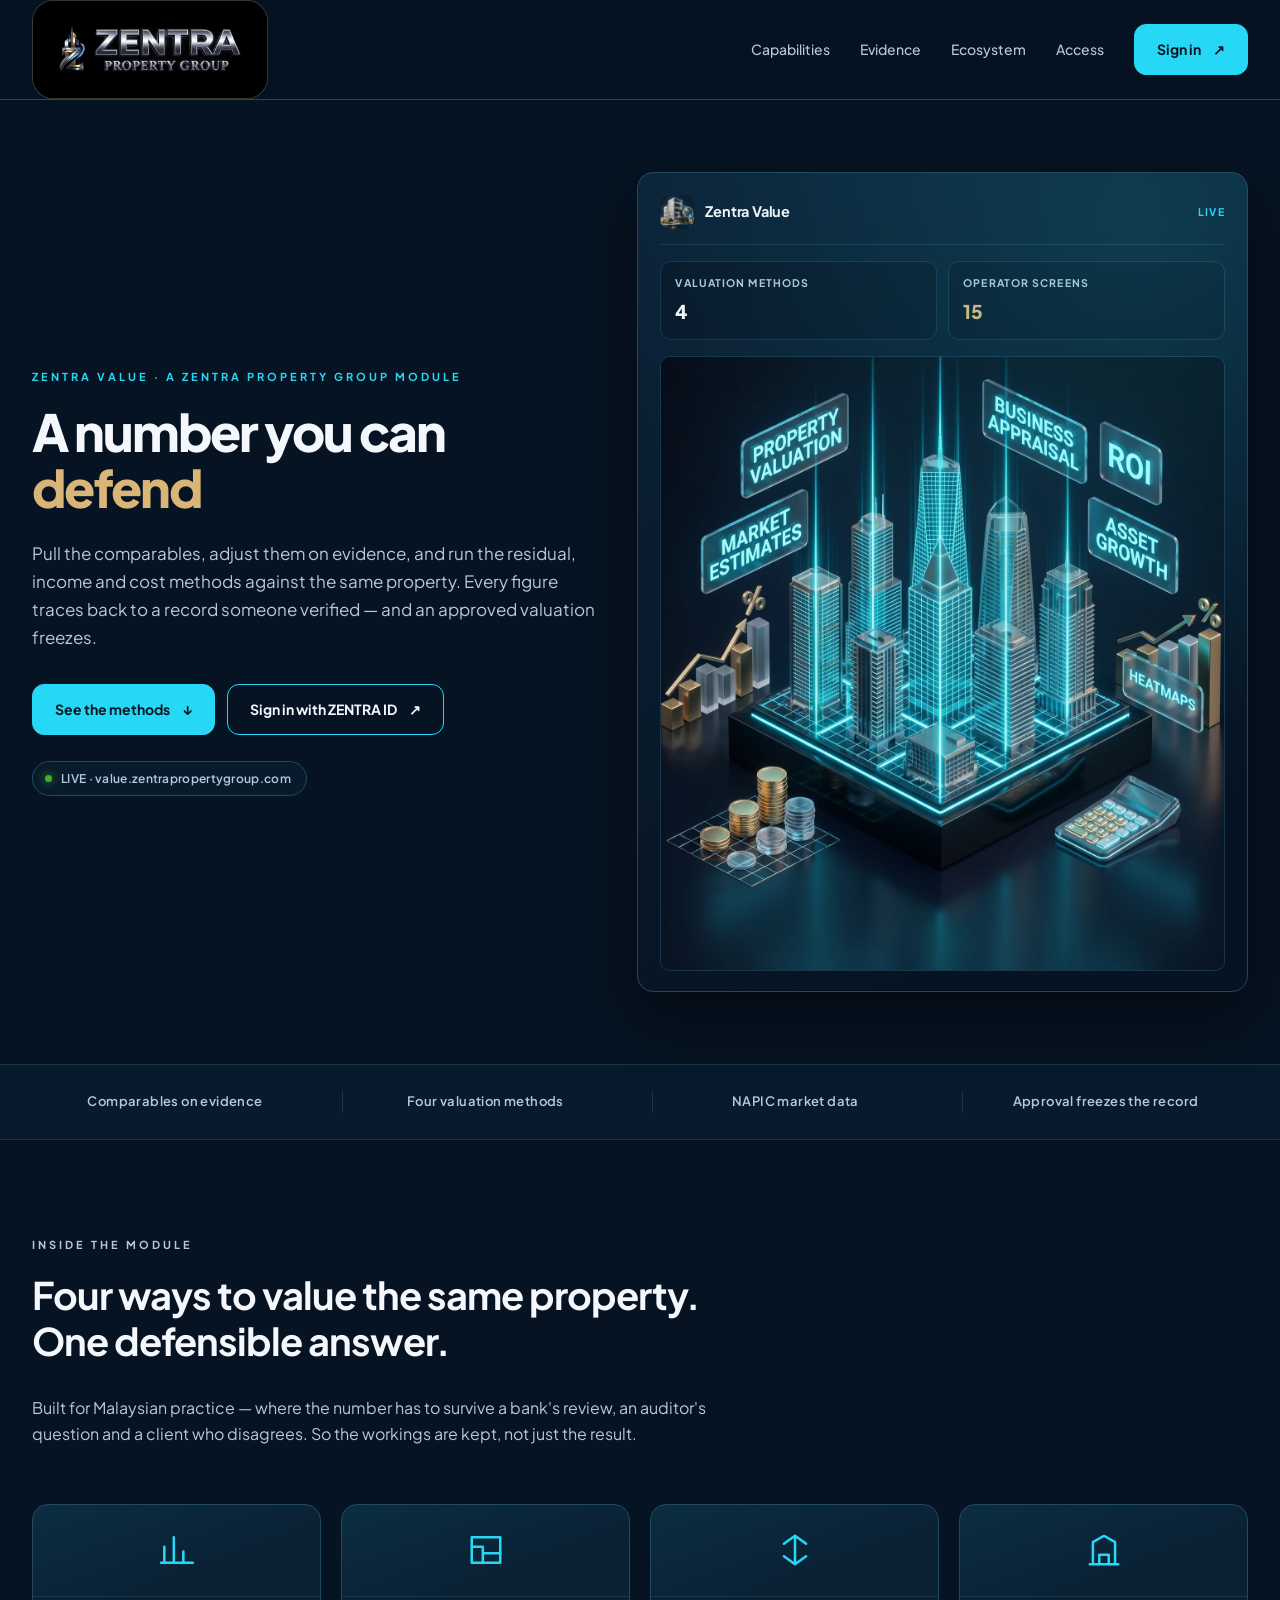
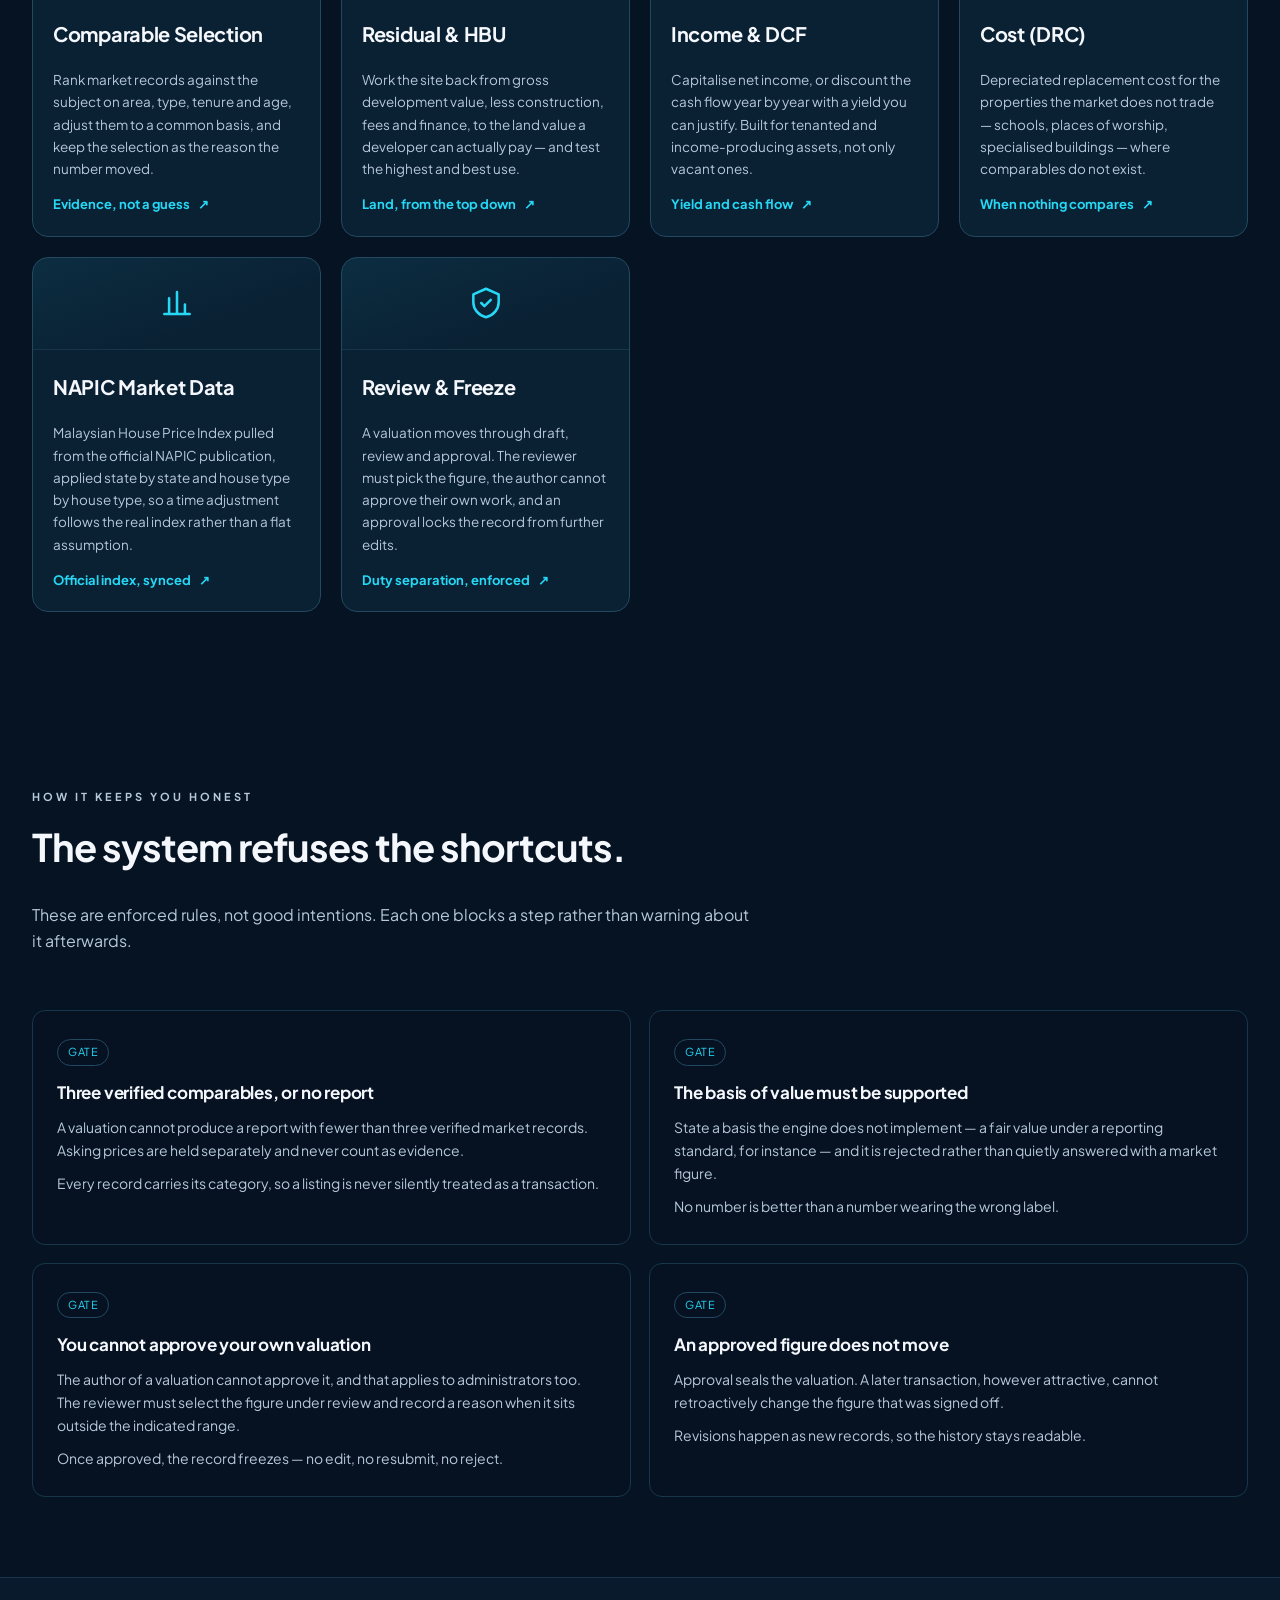
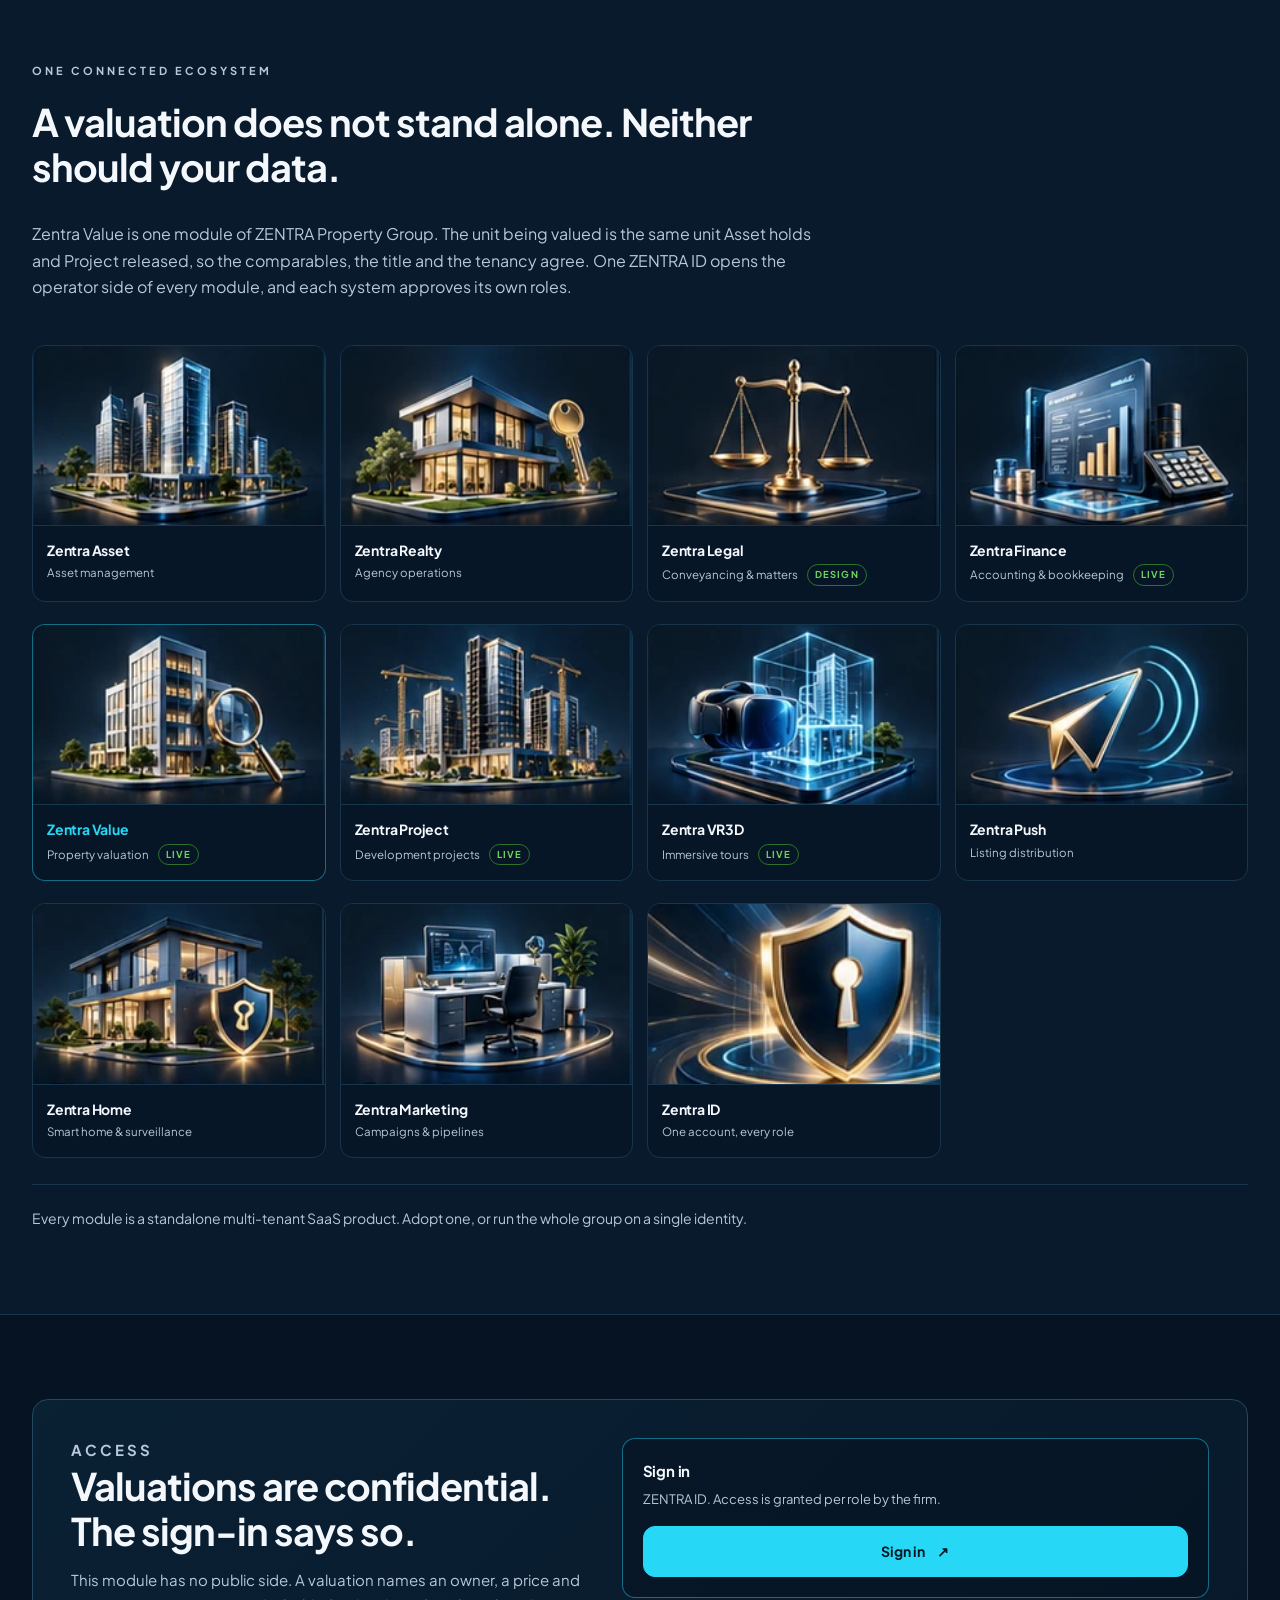
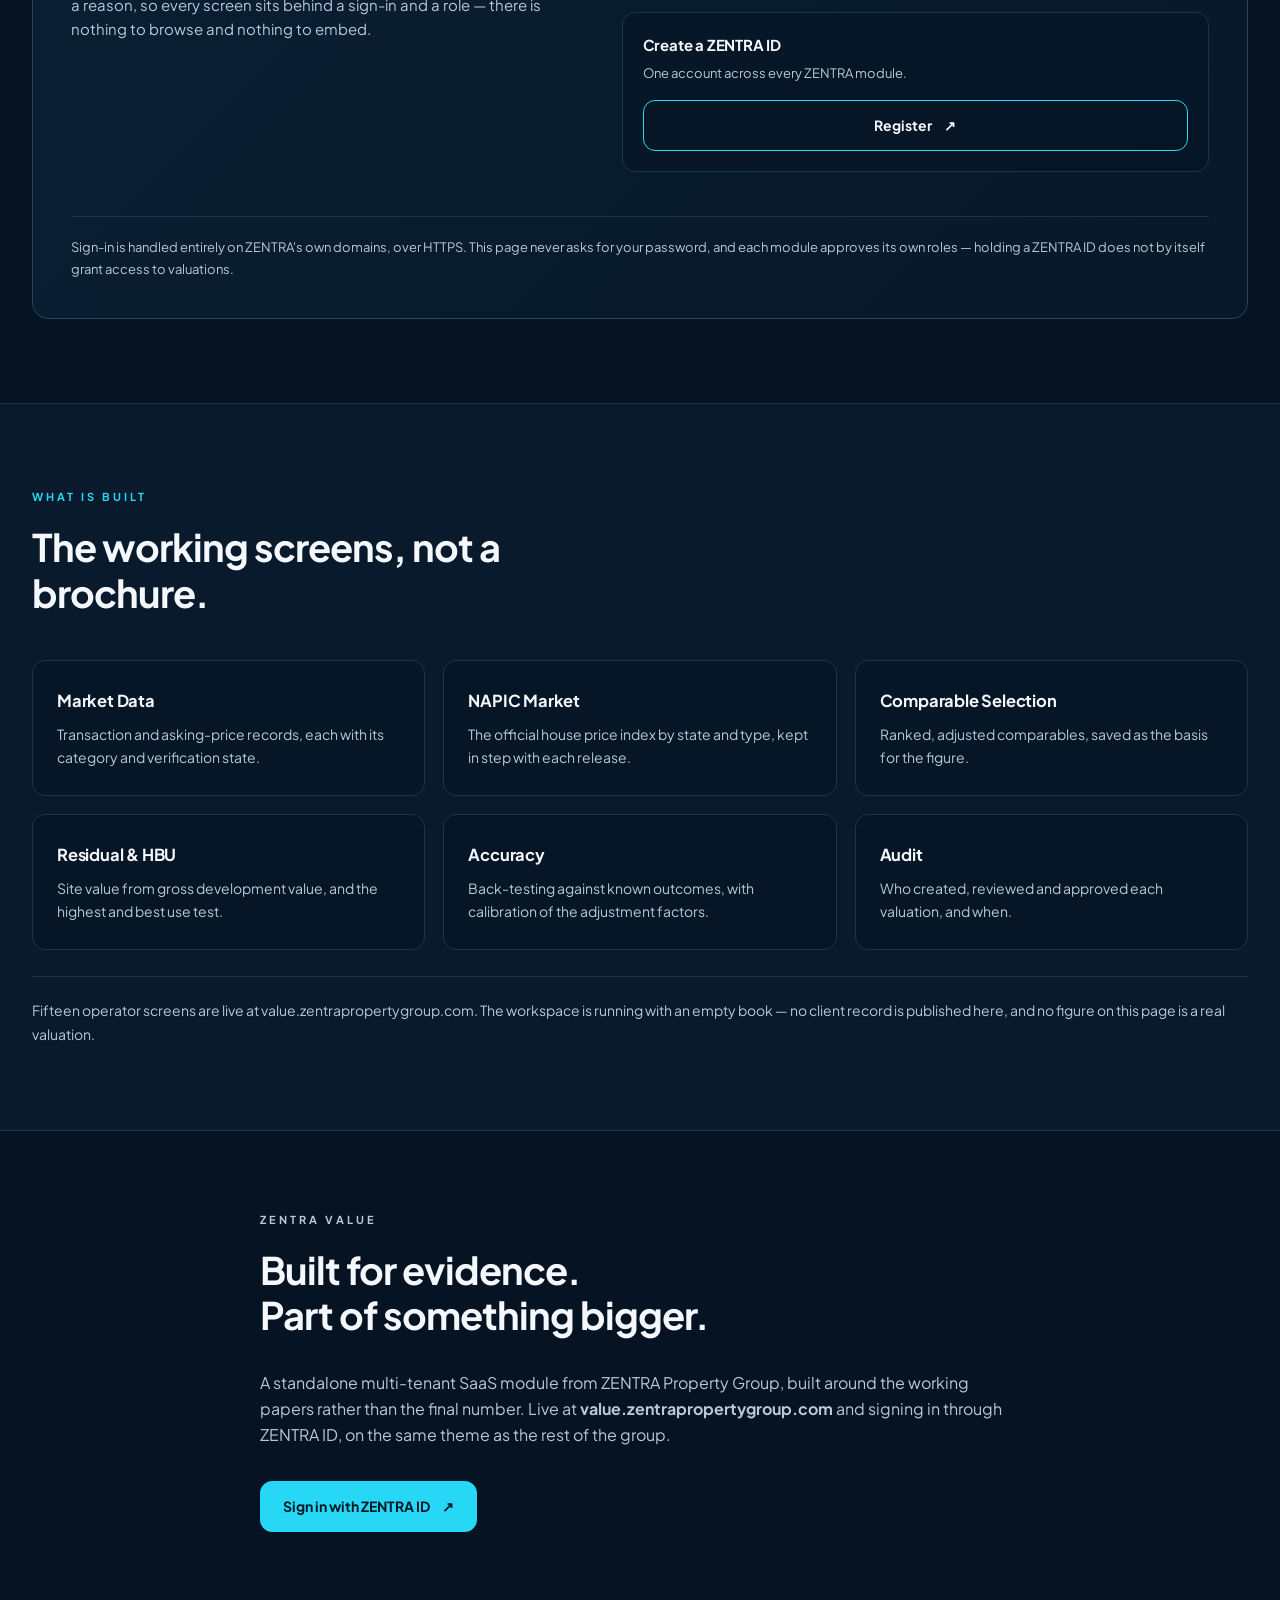
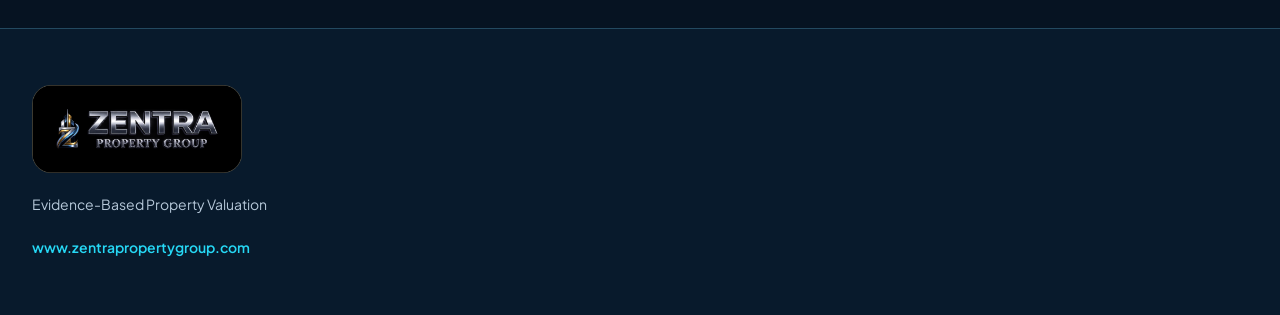
<file: value/index.html>
<!doctype html>
<html lang="en">
<head>
<meta charset="utf-8">
<meta name="viewport" content="width=device-width,initial-scale=1">
<meta name="theme-color" content="#061322">
<title>ZENTRA Value — Evidence-Based Property Valuation</title>
<meta name="description" content="ZENTRA Value: comparable selection, residual and HBU, income and DCF, cost DRC, NAPIC market data and a review workflow that freezes an approved valuation — one module of ZENTRA Property Group.">
<meta name="robots" content="noindex, nofollow">
<link rel="icon" href="assets/brand/favicon-32.png" sizes="32x32">
<link rel="apple-touch-icon" href="assets/brand/logo-mark-plate.png">
<link rel="stylesheet" href="assets/base.css">
<link rel="stylesheet" href="assets/value.css">
<script defer src="assets/theme-boot.js"></script>
<script defer src="assets/nav.js"></script>
</head>
<body>

<a class="skip" href="#main">Skip to content</a>

<header class="site-header">
  <div class="nav wrap">
    <a class="brand" href="#top" aria-label="ZENTRA Property Group — home">
      <img src="assets/brand/logo-horizontal-plate.png" width="1448" height="605" alt="ZENTRA Property Group">
    </a>
    <button class="menu-toggle" aria-expanded="false" aria-controls="navigation">Menu</button>
    <nav id="navigation" aria-label="Main">
      <a href="#features">Capabilities</a>
      <a href="#evidence">Evidence</a>
      <a href="#ecosystem">Ecosystem</a>
      <a href="#access">Access</a>
      <a class="button login" href="https://value.zentrapropertygroup.com/" target="_blank" rel="noopener">Sign in <span aria-hidden="true">&#8599;</span></a>
    </nav>
  </div>
</header>

<main id="main">

  <!-- ─── Hero ─── -->
  <section class="hero wrap" id="top">
    <div class="hero-copy">
      <p class="eyebrow">Zentra Value &middot; A ZENTRA Property Group module</p>
      <h1>A number you can <span>defend</span></h1>
      <p class="lead">Pull the comparables, adjust them on evidence, and run the residual, income and cost methods against the same property. Every figure traces back to a record someone verified — and an approved valuation freezes.</p>
      <div class="actions">
        <a class="button" href="#features">See the methods <span aria-hidden="true">&#8595;</span></a>
        <a class="button outline" href="https://value.zentrapropertygroup.com/" target="_blank" rel="noopener">Sign in with ZENTRA ID <span aria-hidden="true">&#8599;</span></a>
      </div>
      <div class="live-pill"><span class="dot"></span> LIVE &middot; value.zentrapropertygroup.com</div>
    </div>
    <div class="hero-art">
      <div class="fin-console">
        <div class="fc-head">
          <img src="assets/modules/value.webp" width="226" height="140" alt="">
          <b>Zentra Value</b>
          <span>Live</span>
        </div>
        <div class="fc-kpis">
          <div class="fc-kpi"><i>Valuation methods</i><b>4</b></div>
          <div class="fc-kpi"><i>Operator screens</i><b class="gold">15</b></div>
        </div>
        <figure class="fc-figure">
          <img src="assets/modules/value-hero.webp" width="1360" height="1482"
               loading="eager" decoding="async"
               alt="Futuristic property-valuation concept: wireframe skyscrapers on a glowing cyan grid platform, with floating signboards reading Property Valuation, Market Estimates, Business Appraisal, ROI, Asset Growth and Heatmaps, gold bar charts and a calculator">
        </figure>
      </div>
    </div>
  </section>

  <!-- ─── Benefits strip ─── -->
  <div class="benefits">
    <ul class="wrap">
      <li>Comparables on evidence</li>
      <li>Four valuation methods</li>
      <li>NAPIC market data</li>
      <li>Approval freezes the record</li>
    </ul>
  </div>

  <!-- ─── Capabilities ─── -->
  <section id="features" class="solutions wrap">
    <div class="section-heading">
      <p class="eyebrow">Inside the module</p>
      <h2>Four ways to value the same property. One defensible answer.</h2>
      <p class="section-sub">Built for Malaysian practice — where the number has to survive a bank's review, an auditor's question and a client who disagrees. So the workings are kept, not just the result.</p>
    </div>

    <div class="product-grid">

      <article class="product">
        <div class="card-icon" aria-hidden="true">
          <svg viewBox="0 0 24 24" fill="none" stroke="currentColor" stroke-width="1.6" stroke-linecap="round" stroke-linejoin="round"><path d="M4 20V10M10 20V4M16 20v-7M22 20H2"/></svg>
        </div>
        <div class="card-body">
          <h3>Comparable Selection</h3>
          <p class="card-desc">Rank market records against the subject on area, type, tenure and age, adjust them to a common basis, and keep the selection as the reason the number moved.</p>
          <span class="text-button">Evidence, not a guess <span aria-hidden="true">&#8599;</span></span>
        </div>
      </article>

      <article class="product">
        <div class="card-icon" aria-hidden="true">
          <svg viewBox="0 0 24 24" fill="none" stroke="currentColor" stroke-width="1.6" stroke-linecap="round" stroke-linejoin="round"><path d="M3 4h18v16H3z"/><path d="M3 10h7v10M10 14h11"/></svg>
        </div>
        <div class="card-body">
          <h3>Residual &amp; HBU</h3>
          <p class="card-desc">Work the site back from gross development value, less construction, fees and finance, to the land value a developer can actually pay — and test the highest and best use.</p>
          <span class="text-button">Land, from the top down <span aria-hidden="true">&#8599;</span></span>
        </div>
      </article>

      <article class="product">
        <div class="card-icon" aria-hidden="true">
          <svg viewBox="0 0 24 24" fill="none" stroke="currentColor" stroke-width="1.6" stroke-linecap="round" stroke-linejoin="round"><path d="M12 3v18M5 8l7-5 7 5M5 16l7 5 7-5"/></svg>
        </div>
        <div class="card-body">
          <h3>Income &amp; DCF</h3>
          <p class="card-desc">Capitalise net income, or discount the cash flow year by year with a yield you can justify. Built for tenanted and income-producing assets, not only vacant ones.</p>
          <span class="text-button">Yield and cash flow <span aria-hidden="true">&#8599;</span></span>
        </div>
      </article>

      <article class="product">
        <div class="card-icon" aria-hidden="true">
          <svg viewBox="0 0 24 24" fill="none" stroke="currentColor" stroke-width="1.6" stroke-linecap="round" stroke-linejoin="round"><path d="M3 21h18M5 21V7l7-4 7 4v14"/><path d="M9 21v-6h6v6"/></svg>
        </div>
        <div class="card-body">
          <h3>Cost (DRC)</h3>
          <p class="card-desc">Depreciated replacement cost for the properties the market does not trade — schools, places of worship, specialised buildings — where comparables do not exist.</p>
          <span class="text-button">When nothing compares <span aria-hidden="true">&#8599;</span></span>
        </div>
      </article>

      <article class="product">
        <div class="card-icon" aria-hidden="true">
          <svg viewBox="0 0 24 24" fill="none" stroke="currentColor" stroke-width="1.6" stroke-linecap="round" stroke-linejoin="round"><path d="M4 19h16M7 19V9M12 19V5M17 19v-6"/></svg>
        </div>
        <div class="card-body">
          <h3>NAPIC Market Data</h3>
          <p class="card-desc">Malaysian House Price Index pulled from the official NAPIC publication, applied state by state and house type by house type, so a time adjustment follows the real index rather than a flat assumption.</p>
          <span class="text-button">Official index, synced <span aria-hidden="true">&#8599;</span></span>
        </div>
      </article>

      <article class="product">
        <div class="card-icon" aria-hidden="true">
          <svg viewBox="0 0 24 24" fill="none" stroke="currentColor" stroke-width="1.6" stroke-linecap="round" stroke-linejoin="round"><path d="M12 3 4 6.5v5c0 4.4 3.2 8.2 8 9.5 4.8-1.3 8-5.1 8-9.5v-5L12 3Z"/><path d="m9 12 2 2 4-4"/></svg>
        </div>
        <div class="card-body">
          <h3>Review &amp; Freeze</h3>
          <p class="card-desc">A valuation moves through draft, review and approval. The reviewer must pick the figure, the author cannot approve their own work, and an approval locks the record from further edits.</p>
          <span class="text-button">Duty separation, enforced <span aria-hidden="true">&#8599;</span></span>
        </div>
      </article>

    </div>
  </section>

  <!-- ─── Evidence discipline ─── -->
  <section id="evidence" class="solutions wrap">
    <div class="section-heading">
      <p class="eyebrow">How it keeps you honest</p>
      <h2>The system refuses the shortcuts.</h2>
      <p class="section-sub">These are enforced rules, not good intentions. Each one blocks a step rather than warning about it afterwards.</p>
    </div>
    <div class="rule-grid">
      <div class="rule">
        <span class="rule-tag">Gate</span>
        <h4>Three verified comparables, or no report</h4>
        <p>A valuation cannot produce a report with fewer than three verified market records. Asking prices are held separately and never count as evidence.</p>
        <p>Every record carries its category, so a listing is never silently treated as a transaction.</p>
      </div>
      <div class="rule">
        <span class="rule-tag">Gate</span>
        <h4>The basis of value must be supported</h4>
        <p>State a basis the engine does not implement — a fair value under a reporting standard, for instance — and it is rejected rather than quietly answered with a market figure.</p>
        <p>No number is better than a number wearing the wrong label.</p>
      </div>
      <div class="rule">
        <span class="rule-tag">Gate</span>
        <h4>You cannot approve your own valuation</h4>
        <p>The author of a valuation cannot approve it, and that applies to administrators too. The reviewer must select the figure under review and record a reason when it sits outside the indicated range.</p>
        <p>Once approved, the record freezes — no edit, no resubmit, no reject.</p>
      </div>
      <div class="rule">
        <span class="rule-tag">Gate</span>
        <h4>An approved figure does not move</h4>
        <p>Approval seals the valuation. A later transaction, however attractive, cannot retroactively change the figure that was signed off.</p>
        <p>Revisions happen as new records, so the history stays readable.</p>
      </div>
    </div>
  </section>

  <!-- ─── Ecosystem ─── -->
  <section id="ecosystem" class="ecosystem">
    <div class="wrap">
      <div class="section-heading">
        <p class="eyebrow">One connected ecosystem</p>
        <h2>A valuation does not stand alone. Neither should your data.</h2>
        <p class="section-sub">Zentra Value is one module of ZENTRA Property Group. The unit being valued is the same unit Asset holds and Project released, so the comparables, the title and the tenancy agree. One ZENTRA ID opens the operator side of every module, and each system approves its own roles.</p>
      </div>

      <div class="eco-grid">
        <a class="eco" href="https://asset.zentrapropertygroup.com/" target="_blank" rel="noopener"><img src="assets/modules/asset.webp" width="226" height="140" loading="lazy" alt=""><b>Zentra Asset</b><i>Asset management</i></a>
        <a class="eco" href="https://realty.zentrapropertygroup.com/" target="_blank" rel="noopener"><img src="assets/modules/realty.webp" width="226" height="140" loading="lazy" alt=""><b>Zentra Realty</b><i>Agency operations</i></a>
        <a class="eco" href="https://www.zentrapropertygroup.com/legal/" target="_blank" rel="noopener"><img src="assets/modules/legal.webp" width="226" height="140" loading="lazy" alt=""><b>Zentra Legal</b><i>Conveyancing &amp; matters <span class="eco-live proto">Design</span></i></a>
        <a class="eco" href="https://www.zentrapropertygroup.com/finance/" target="_blank" rel="noopener"><img src="assets/modules/finance.webp" width="226" height="140" loading="lazy" alt=""><b>Zentra Finance</b><i>Accounting &amp; bookkeeping <span class="eco-live">Live</span></i></a>
        <a class="eco is-current" href="https://value.zentrapropertygroup.com/" target="_blank" rel="noopener"><img src="assets/modules/value.webp" width="226" height="140" loading="lazy" alt=""><b>Zentra Value</b><i>Property valuation <span class="eco-live">Live</span></i></a>
        <a class="eco" href="https://www.zentrapropertygroup.com/project/" target="_blank" rel="noopener"><img src="assets/modules/project.webp" width="226" height="140" loading="lazy" alt=""><b>Zentra Project</b><i>Development projects <span class="eco-live">Live</span></i></a>
        <a class="eco" href="https://vr3d.zentrapropertygroup.com/" target="_blank" rel="noopener"><img src="assets/modules/vr3d.webp" width="226" height="140" loading="lazy" alt=""><b>Zentra VR3D</b><i>Immersive tours <span class="eco-live">Live</span></i></a>
        <a class="eco" href="https://push.zentrapropertygroup.com/" target="_blank" rel="noopener"><img src="assets/modules/push.webp" width="226" height="140" loading="lazy" alt=""><b>Zentra Push</b><i>Listing distribution</i></a>
        <a class="eco" href="https://home.zentrapropertygroup.com/" target="_blank" rel="noopener"><img src="assets/modules/home.webp" width="226" height="140" loading="lazy" alt=""><b>Zentra Home</b><i>Smart home &amp; surveillance</i></a>
        <a class="eco" href="https://marketing.zentrapropertygroup.com/" target="_blank" rel="noopener"><img src="assets/modules/space.webp" width="226" height="140" loading="lazy" alt=""><b>Zentra Marketing</b><i>Campaigns &amp; pipelines</i></a>
        <a class="eco" href="https://id.zentrapropertygroup.com/" target="_blank" rel="noopener"><img src="assets/modules/id.webp" width="226" height="140" loading="lazy" alt=""><b>Zentra ID</b><i>One account, every role</i></a>
      </div>

      <p class="eco-note">Every module is a standalone multi-tenant SaaS product. Adopt one, or run the whole group on a single identity.</p>
    </div>
  </section>

  <!-- ─── Access ─── -->
  <section id="access" class="signin">
    <div class="wrap">
      <div class="signin-panel">
        <div class="signin-copy">
          <p class="eyebrow">Access</p>
          <h2>Valuations are confidential. The sign-in says so.</h2>
          <p>This module has no public side. A valuation names an owner, a price and a reason, so every screen sits behind a sign-in and a role — there is nothing to browse and nothing to embed.</p>
        </div>
        <div class="signin-options">
          <div class="signin-option is-primary">
            <b>Sign in</b>
            <i>ZENTRA ID. Access is granted per role by the firm.</i>
            <a class="button" href="https://value.zentrapropertygroup.com/login" target="_blank" rel="noopener">Sign in <span aria-hidden="true">&#8599;</span></a>
          </div>
          <div class="signin-option">
            <b>Create a ZENTRA ID</b>
            <i>One account across every ZENTRA module.</i>
            <a class="button outline" href="https://id.zentrapropertygroup.com/daftar" target="_blank" rel="noopener">Register <span aria-hidden="true">&#8599;</span></a>
          </div>
        </div>
        <p class="signin-note">Sign-in is handled entirely on ZENTRA's own domains, over HTTPS. This page never asks for your password, and each module approves its own roles — holding a ZENTRA ID does not by itself grant access to valuations.</p>
      </div>
    </div>
  </section>

  <!-- ─── Screens ─── -->
  <section id="screens" class="reports">
    <div class="wrap">
      <p class="eyebrow">What is built</p>
      <h2>The working screens, not a brochure.</h2>
      <div class="report-grid">
        <div class="report"><h4>Market Data</h4><p>Transaction and asking-price records, each with its category and verification state.</p></div>
        <div class="report"><h4>NAPIC Market</h4><p>The official house price index by state and type, kept in step with each release.</p></div>
        <div class="report"><h4>Comparable Selection</h4><p>Ranked, adjusted comparables, saved as the basis for the figure.</p></div>
        <div class="report"><h4>Residual &amp; HBU</h4><p>Site value from gross development value, and the highest and best use test.</p></div>
        <div class="report"><h4>Accuracy</h4><p>Back-testing against known outcomes, with calibration of the adjustment factors.</p></div>
        <div class="report"><h4>Audit</h4><p>Who created, reviewed and approved each valuation, and when.</p></div>
      </div>
      <p class="eco-note">Fifteen operator screens are live at value.zentrapropertygroup.com. The workspace is running with an empty book — no client record is published here, and no figure on this page is a real valuation.</p>
    </div>
  </section>

  <!-- ─── About ─── -->
  <section class="about wrap" id="about">
    <p class="eyebrow">Zentra Value</p>
    <h2>Built for evidence.<br>Part of something bigger.</h2>
    <p>A standalone multi-tenant SaaS module from ZENTRA Property Group, built around the working papers rather than the final number. Live at <b>value.zentrapropertygroup.com</b> and signing in through ZENTRA ID, on the same theme as the rest of the group.</p>
    <a class="button" href="https://value.zentrapropertygroup.com/" target="_blank" rel="noopener">Sign in with ZENTRA ID <span aria-hidden="true">&#8599;</span></a>
  </section>

</main>

<footer class="site-footer">
  <div class="wrap footer-inner">
    <a class="brand" href="#top" aria-label="ZENTRA Property Group — back to top">
      <img src="assets/brand/logo-horizontal-plate.png" width="1448" height="605" alt="ZENTRA Property Group">
    </a>
    <p class="footer-tag">Evidence-Based Property Valuation</p>
    <a class="footer-site" href="https://www.zentrapropertygroup.com/">www.zentrapropertygroup.com</a>
  </div>
</footer>

</body>
</html>
</file>
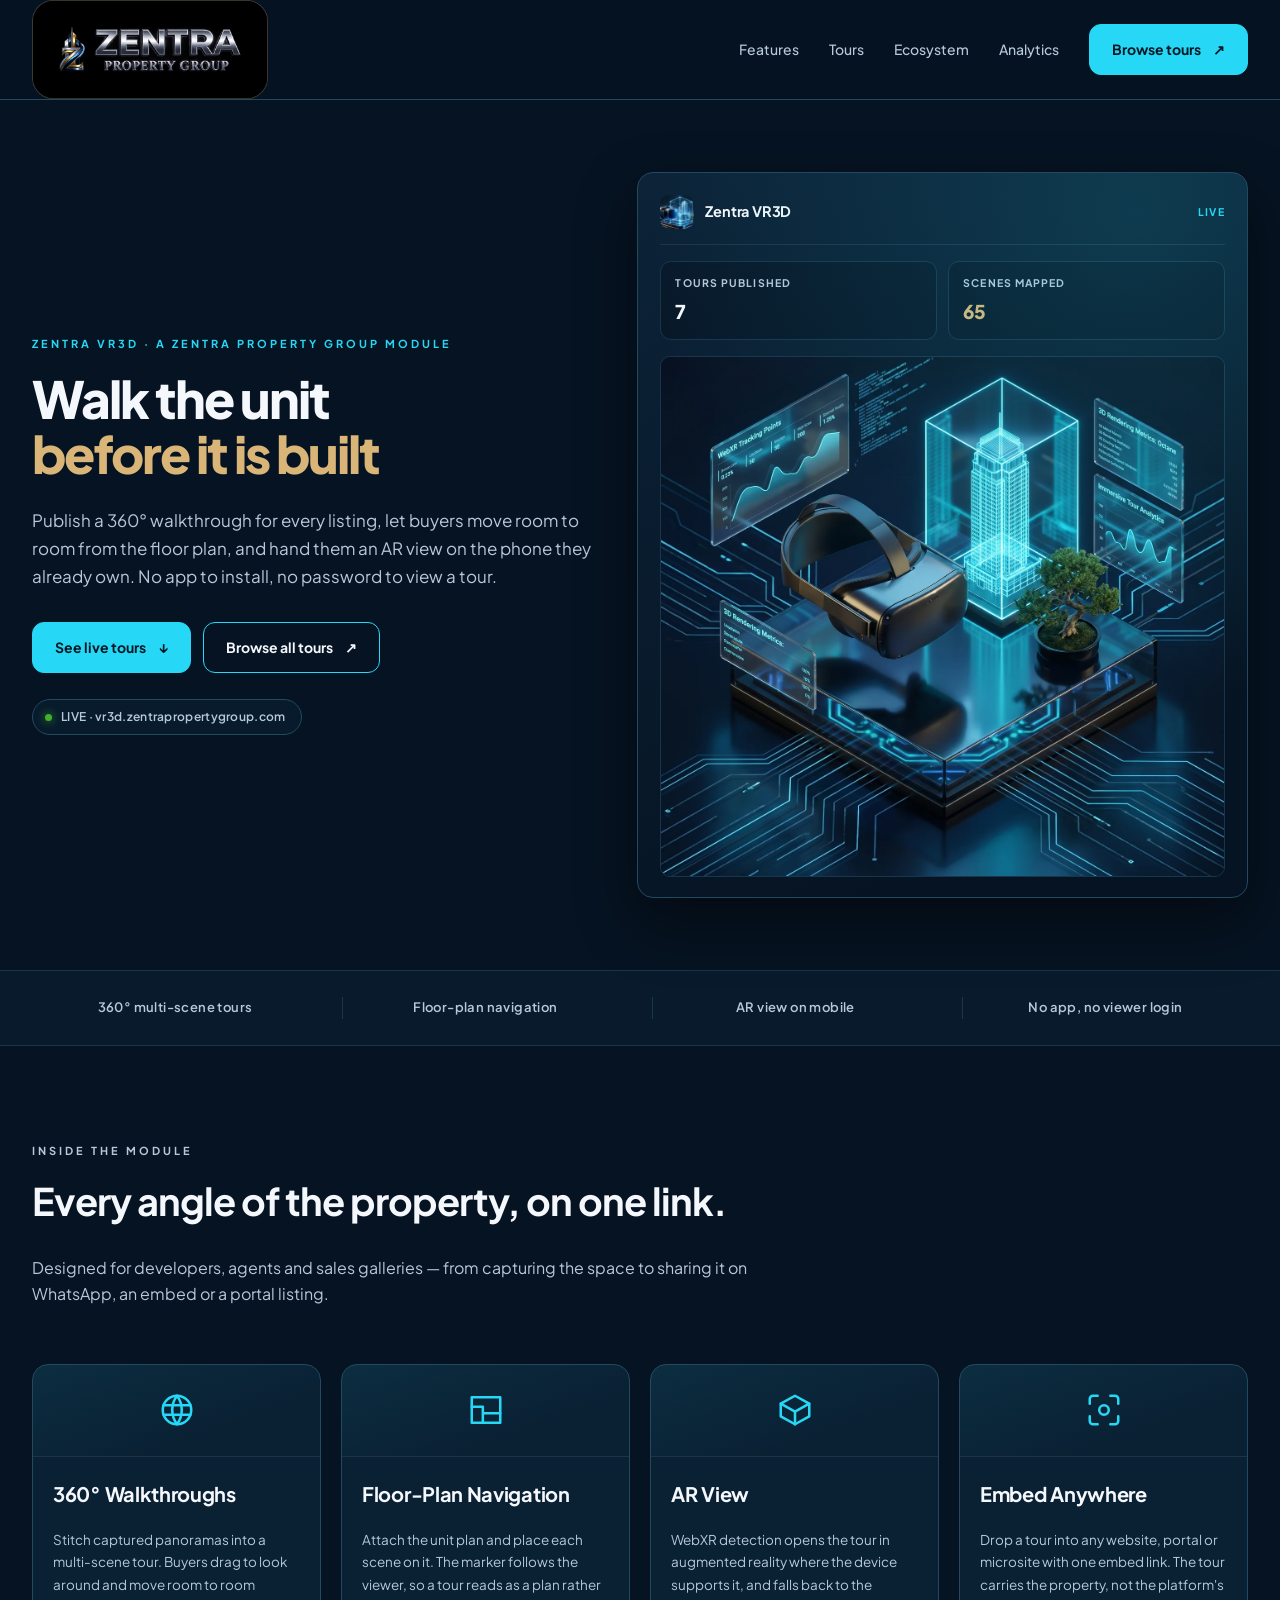
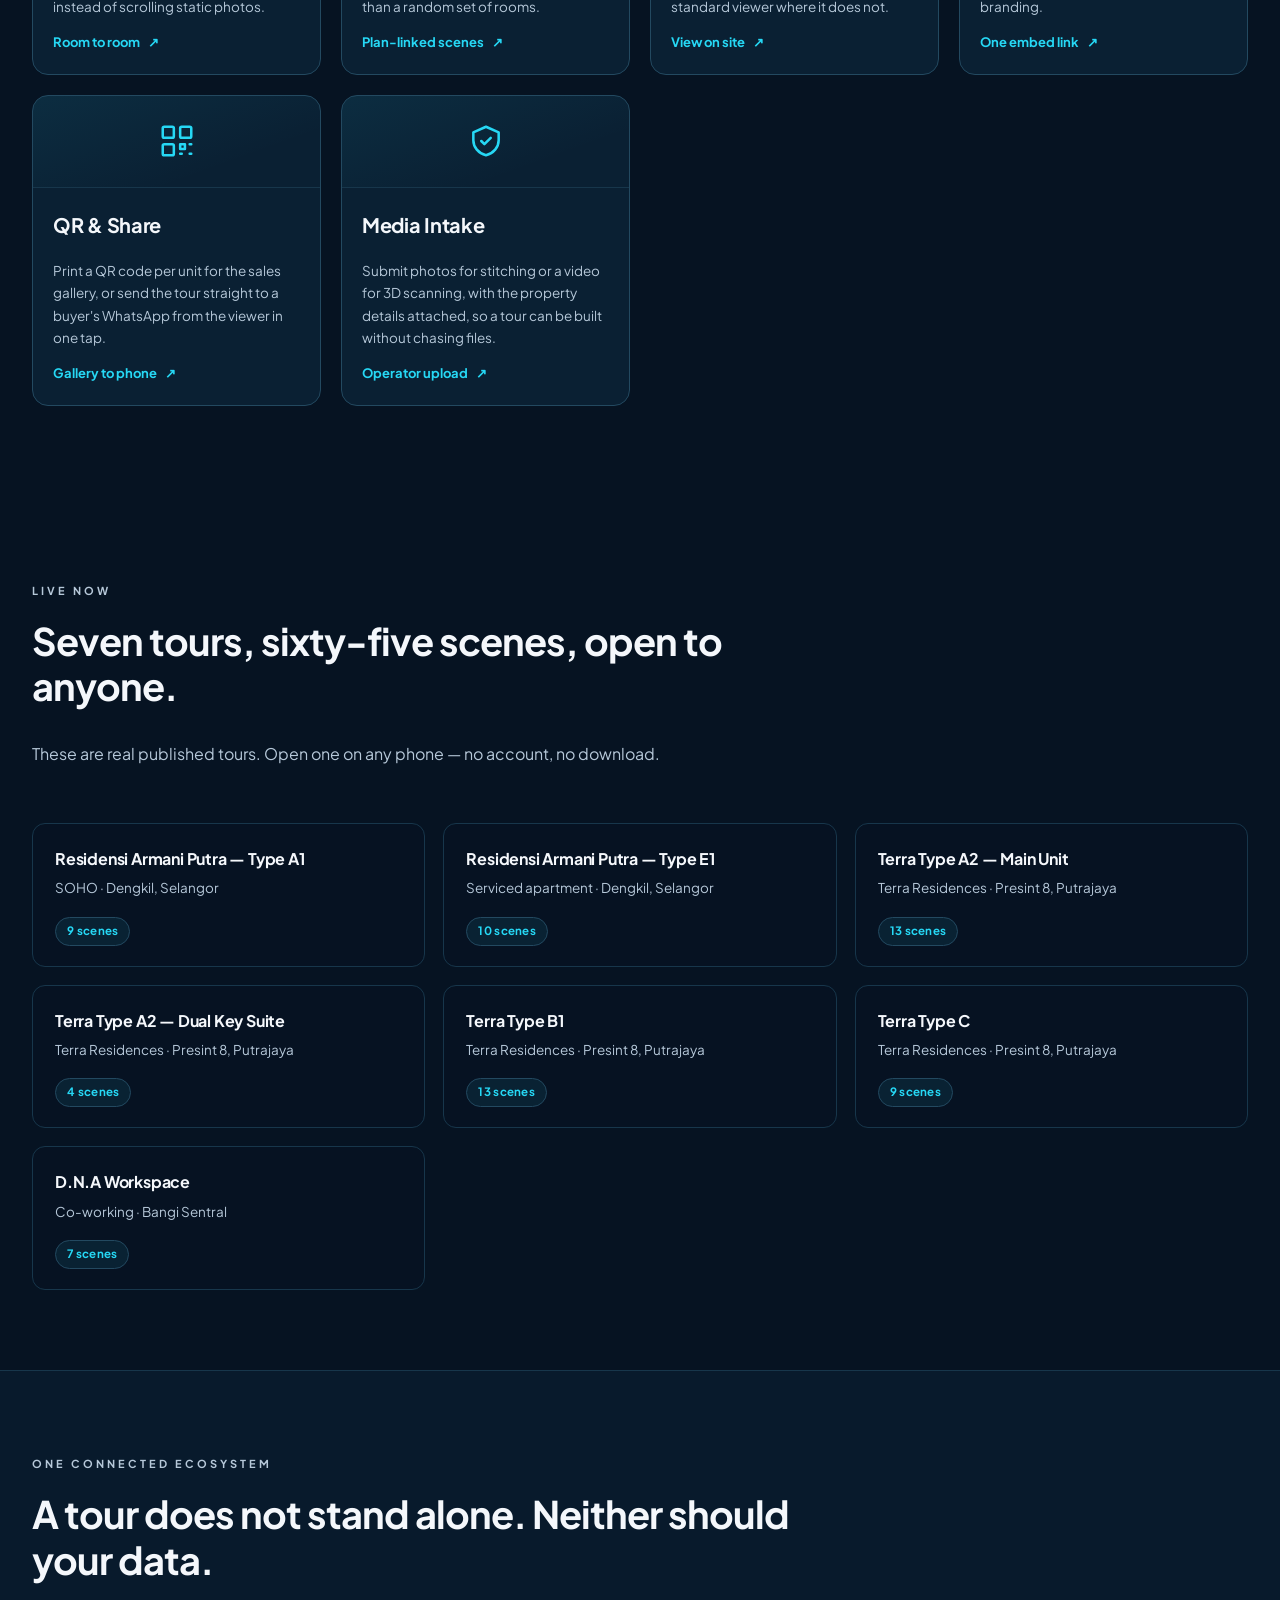
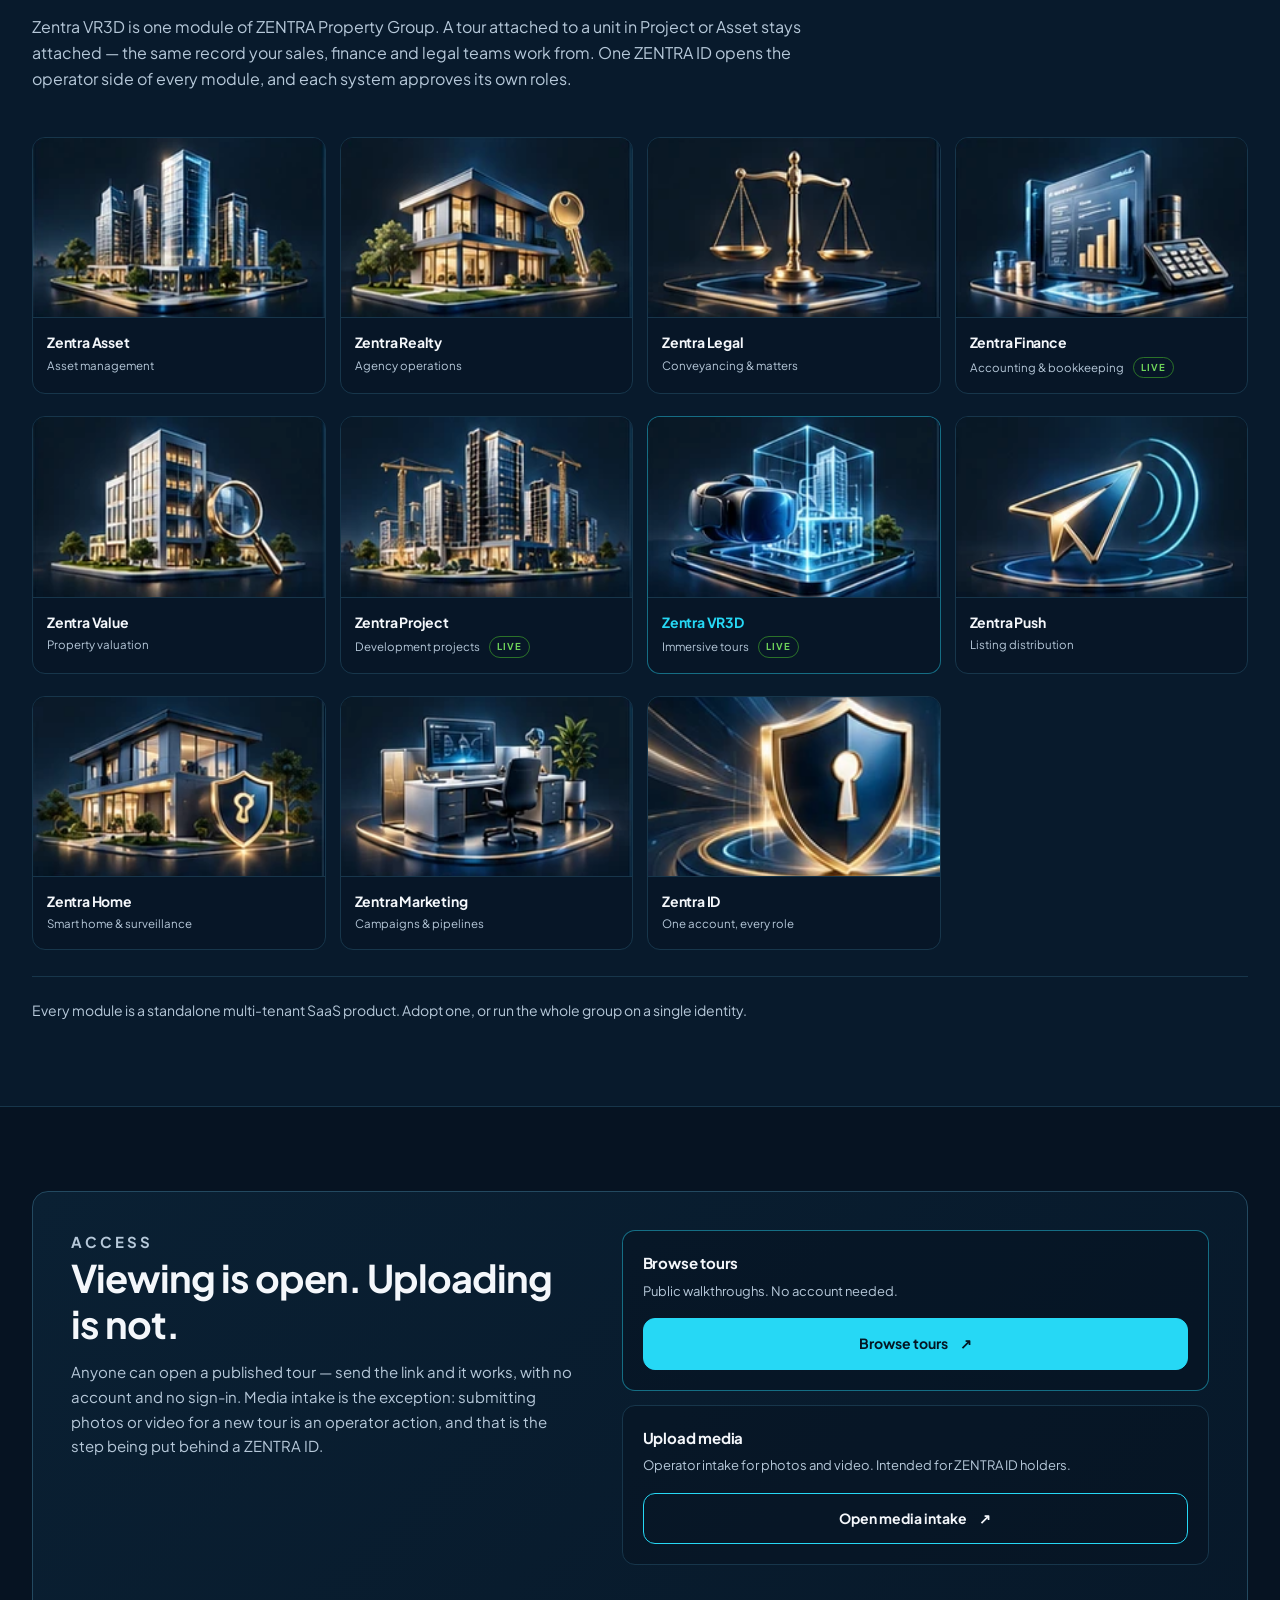
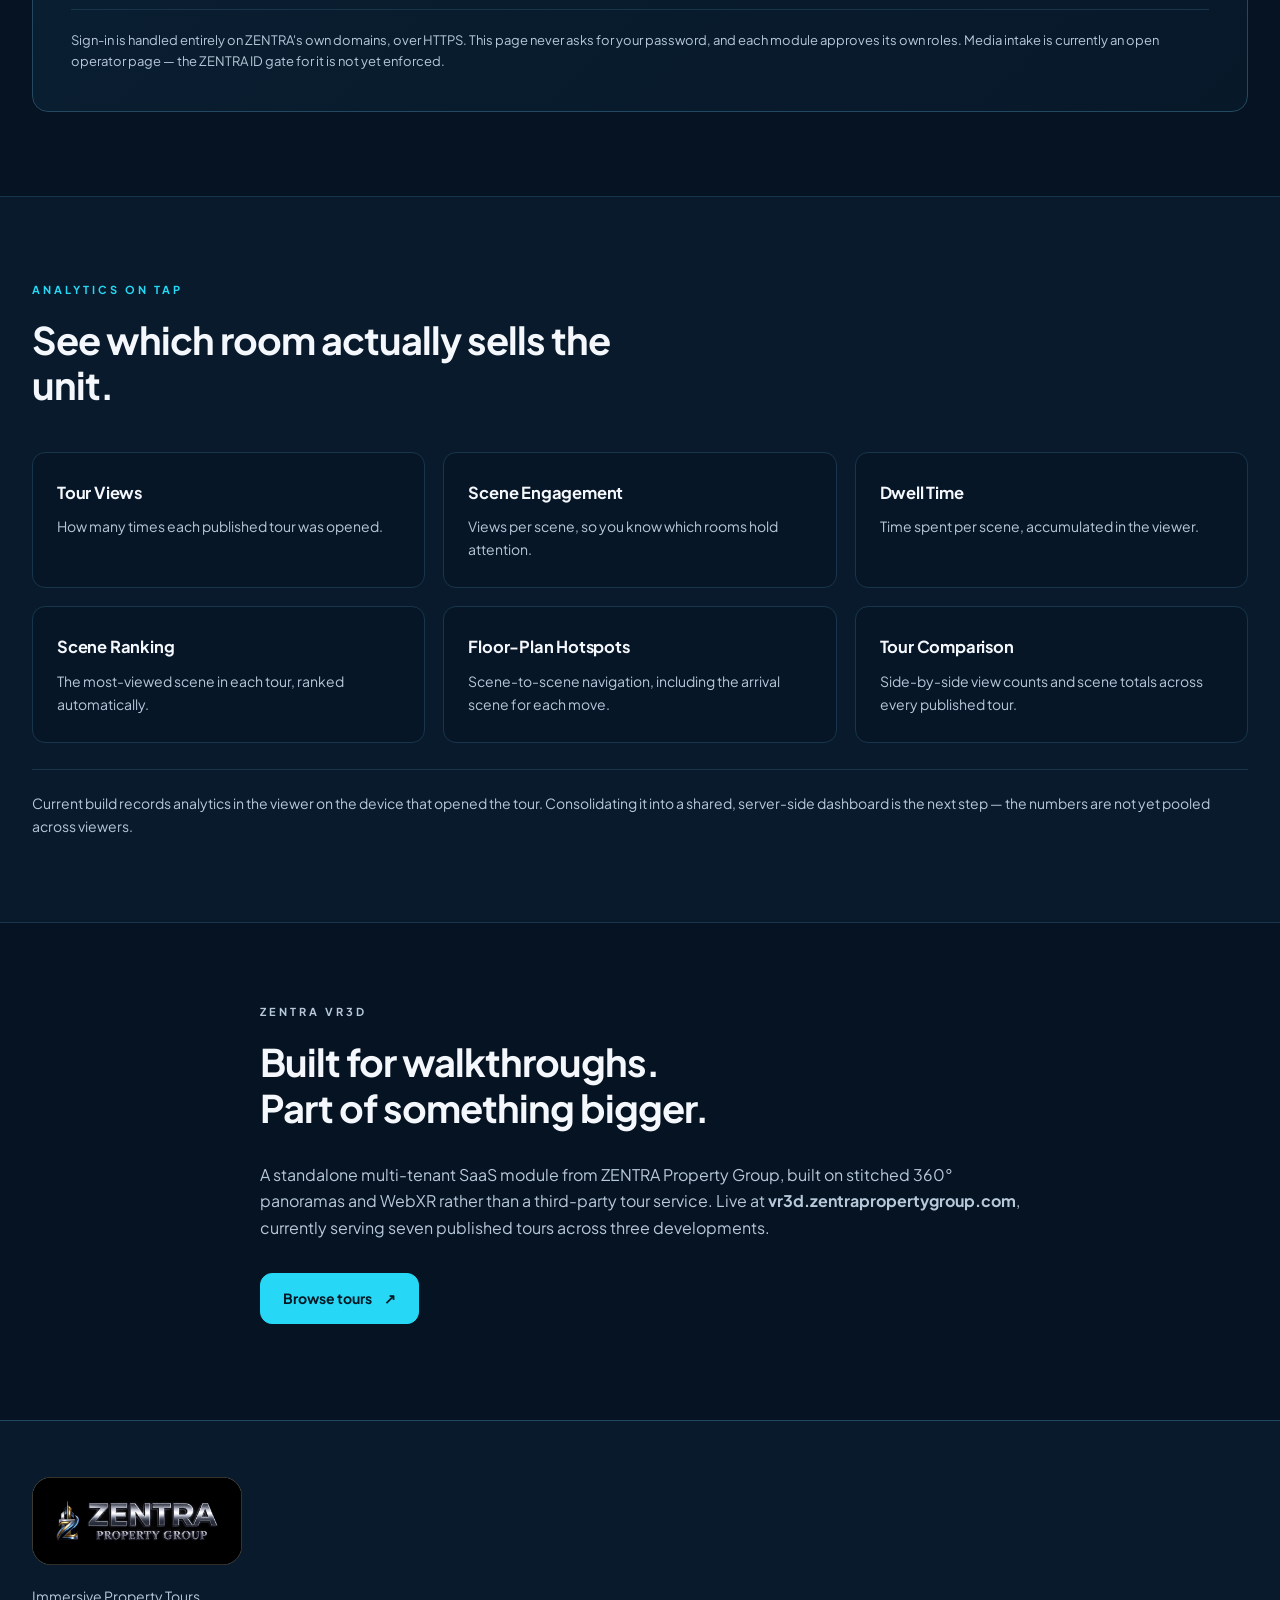
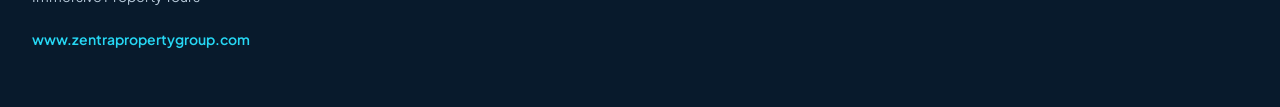
<file: vr3d/index.html>
<!doctype html>
<html lang="en">
<head>
<meta charset="utf-8">
<meta name="viewport" content="width=device-width,initial-scale=1">
<meta name="theme-color" content="#061322">
<title>ZENTRA VR3D — Immersive 360° Property Tours</title>
<meta name="description" content="ZENTRA VR3D: 360° walkthroughs, floor-plan navigation, AR viewing and embeddable tours for property listings — one module of ZENTRA Property Group.">
<meta name="robots" content="noindex, nofollow">
<link rel="icon" href="assets/brand/favicon-32.png" sizes="32x32">
<link rel="apple-touch-icon" href="assets/brand/logo-mark-plate.png">
<link rel="stylesheet" href="assets/base.css">
<link rel="stylesheet" href="assets/vr3d.css">
<script defer src="assets/theme-boot.js"></script>
<script defer src="assets/nav.js"></script>
</head>
<body>

<a class="skip" href="#main">Skip to content</a>

<header class="site-header">
  <div class="nav wrap">
    <a class="brand" href="#top" aria-label="ZENTRA Property Group — home">
      <img src="assets/brand/logo-horizontal-plate.png" width="1448" height="605" alt="ZENTRA Property Group">
    </a>
    <button class="menu-toggle" aria-expanded="false" aria-controls="navigation">Menu</button>
    <nav id="navigation" aria-label="Main">
      <a href="#features">Features</a>
      <a href="#tours">Tours</a>
      <a href="#ecosystem">Ecosystem</a>
      <a href="#analytics">Analytics</a>
      <a class="button login" href="https://vr3d.zentrapropertygroup.com/tours.html" target="_blank" rel="noopener">Browse tours <span aria-hidden="true">&#8599;</span></a>
    </nav>
  </div>
</header>

<main id="main">

  <!-- ─── Hero ─── -->
  <section class="hero wrap" id="top">
    <div class="hero-copy">
      <p class="eyebrow">Zentra VR3D &middot; A ZENTRA Property Group module</p>
      <h1>Walk the unit <span>before it is built</span></h1>
      <p class="lead">Publish a 360° walkthrough for every listing, let buyers move room to room from the floor plan, and hand them an AR view on the phone they already own. No app to install, no password to view a tour.</p>
      <div class="actions">
        <a class="button" href="#tours">See live tours <span aria-hidden="true">&#8595;</span></a>
        <a class="button outline" href="https://vr3d.zentrapropertygroup.com/tours.html" target="_blank" rel="noopener">Browse all tours <span aria-hidden="true">&#8599;</span></a>
      </div>
      <div class="live-pill"><span class="dot"></span> LIVE &middot; vr3d.zentrapropertygroup.com</div>
    </div>
    <div class="hero-art">
      <div class="fin-console">
        <div class="fc-head">
          <img src="assets/modules/vr3d.webp" width="226" height="140" alt="">
          <b>Zentra VR3D</b>
          <span>Live</span>
        </div>
        <div class="fc-kpis">
          <div class="fc-kpi"><i>Tours published</i><b>7</b></div>
          <div class="fc-kpi"><i>Scenes mapped</i><b class="gold">65</b></div>
        </div>
        <figure class="fc-figure">
          <img src="assets/modules/vr3d-hero.webp" width="1360" height="1255"
               loading="eager" decoding="async"
               alt="Futuristic XR development concept: a black VR headset beside a glowing wireframe skyscraper and a bonsai on a reflective circuit-board platform, with holographic panels showing WebXR tracking points, 3D rendering metrics and immersive tour analytics">
        </figure>
      </div>
    </div>
  </section>

  <!-- ─── Benefits strip ─── -->
  <div class="benefits">
    <ul class="wrap">
      <li>360° multi-scene tours</li>
      <li>Floor-plan navigation</li>
      <li>AR view on mobile</li>
      <li>No app, no viewer login</li>
    </ul>
  </div>

  <!-- ─── Features ─── -->
  <section id="features" class="solutions wrap">
    <div class="section-heading">
      <p class="eyebrow">Inside the module</p>
      <h2>Every angle of the property, on one link.</h2>
      <p class="section-sub">Designed for developers, agents and sales galleries — from capturing the space to sharing it on WhatsApp, an embed or a portal listing.</p>
    </div>

    <div class="product-grid">

      <article class="product">
        <div class="card-icon" aria-hidden="true">
          <svg viewBox="0 0 24 24" fill="none" stroke="currentColor" stroke-width="1.6" stroke-linecap="round" stroke-linejoin="round"><circle cx="12" cy="12" r="9"/><path d="M12 3a15 15 0 0 1 0 18M12 3a15 15 0 0 0 0 18M3.5 9h17M3.5 15h17"/></svg>
        </div>
        <div class="card-body">
          <h3>360° Walkthroughs</h3>
          <p class="card-desc">Stitch captured panoramas into a multi-scene tour. Buyers drag to look around and move room to room instead of scrolling static photos.</p>
          <span class="text-button">Room to room <span aria-hidden="true">&#8599;</span></span>
        </div>
      </article>

      <article class="product">
        <div class="card-icon" aria-hidden="true">
          <svg viewBox="0 0 24 24" fill="none" stroke="currentColor" stroke-width="1.6" stroke-linecap="round" stroke-linejoin="round"><path d="M3 4h18v16H3z"/><path d="M3 10h7v10M10 14h11"/></svg>
        </div>
        <div class="card-body">
          <h3>Floor-Plan Navigation</h3>
          <p class="card-desc">Attach the unit plan and place each scene on it. The marker follows the viewer, so a tour reads as a plan rather than a random set of rooms.</p>
          <span class="text-button">Plan-linked scenes <span aria-hidden="true">&#8599;</span></span>
        </div>
      </article>

      <article class="product">
        <div class="card-icon" aria-hidden="true">
          <svg viewBox="0 0 24 24" fill="none" stroke="currentColor" stroke-width="1.6" stroke-linecap="round" stroke-linejoin="round"><path d="M12 3 3 8l9 5 9-5-9-5Z"/><path d="M3 8v8l9 5 9-5V8"/><path d="M12 13v8"/></svg>
        </div>
        <div class="card-body">
          <h3>AR View</h3>
          <p class="card-desc">WebXR detection opens the tour in augmented reality where the device supports it, and falls back to the standard viewer where it does not.</p>
          <span class="text-button">View on site <span aria-hidden="true">&#8599;</span></span>
        </div>
      </article>

      <article class="product">
        <div class="card-icon" aria-hidden="true">
          <svg viewBox="0 0 24 24" fill="none" stroke="currentColor" stroke-width="1.6" stroke-linecap="round" stroke-linejoin="round"><path d="M8 3H5a2 2 0 0 0-2 2v3M16 3h3a2 2 0 0 1 2 2v3M8 21H5a2 2 0 0 1-2-2v-3M16 21h3a2 2 0 0 0 2-2v-3"/><circle cx="12" cy="12" r="3"/></svg>
        </div>
        <div class="card-body">
          <h3>Embed Anywhere</h3>
          <p class="card-desc">Drop a tour into any website, portal or microsite with one embed link. The tour carries the property, not the platform's branding.</p>
          <span class="text-button">One embed link <span aria-hidden="true">&#8599;</span></span>
        </div>
      </article>

      <article class="product">
        <div class="card-icon" aria-hidden="true">
          <svg viewBox="0 0 24 24" fill="none" stroke="currentColor" stroke-width="1.6" stroke-linecap="round" stroke-linejoin="round"><rect x="3" y="3" width="7" height="7" rx="1"/><rect x="14" y="3" width="7" height="7" rx="1"/><rect x="3" y="14" width="7" height="7" rx="1"/><path d="M14 14h3v3h-3zM20 20h1M20 14h1M14 20h1"/></svg>
        </div>
        <div class="card-body">
          <h3>QR &amp; Share</h3>
          <p class="card-desc">Print a QR code per unit for the sales gallery, or send the tour straight to a buyer's WhatsApp from the viewer in one tap.</p>
          <span class="text-button">Gallery to phone <span aria-hidden="true">&#8599;</span></span>
        </div>
      </article>

      <article class="product">
        <div class="card-icon" aria-hidden="true">
          <svg viewBox="0 0 24 24" fill="none" stroke="currentColor" stroke-width="1.6" stroke-linecap="round" stroke-linejoin="round"><path d="M12 3 4 6.5v5c0 4.4 3.2 8.2 8 9.5 4.8-1.3 8-5.1 8-9.5v-5L12 3Z"/><path d="m9 12 2 2 4-4"/></svg>
        </div>
        <div class="card-body">
          <h3>Media Intake</h3>
          <p class="card-desc">Submit photos for stitching or a video for 3D scanning, with the property details attached, so a tour can be built without chasing files.</p>
          <span class="text-button">Operator upload <span aria-hidden="true">&#8599;</span></span>
        </div>
      </article>

    </div>
  </section>

  <!-- ─── Live tours ─── -->
  <section id="tours" class="solutions wrap">
    <div class="section-heading">
      <p class="eyebrow">Live now</p>
      <h2>Seven tours, sixty-five scenes, open to anyone.</h2>
      <p class="section-sub">These are real published tours. Open one on any phone — no account, no download.</p>
    </div>

    <div class="tour-grid">
      <a class="tour-card" href="https://vr3d.zentrapropertygroup.com/tour.html?id=armani-a1" target="_blank" rel="noopener">
        <b>Residensi Armani Putra — Type A1</b>
        <i>SOHO &middot; Dengkil, Selangor</i>
        <span>9 scenes</span>
      </a>
      <a class="tour-card" href="https://vr3d.zentrapropertygroup.com/tour.html?id=armani-e1" target="_blank" rel="noopener">
        <b>Residensi Armani Putra — Type E1</b>
        <i>Serviced apartment &middot; Dengkil, Selangor</i>
        <span>10 scenes</span>
      </a>
      <a class="tour-card" href="https://vr3d.zentrapropertygroup.com/tour.html?id=terra-a2-main" target="_blank" rel="noopener">
        <b>Terra Type A2 — Main Unit</b>
        <i>Terra Residences &middot; Presint 8, Putrajaya</i>
        <span>13 scenes</span>
      </a>
      <a class="tour-card" href="https://vr3d.zentrapropertygroup.com/tour.html?id=terra-a2-dual" target="_blank" rel="noopener">
        <b>Terra Type A2 — Dual Key Suite</b>
        <i>Terra Residences &middot; Presint 8, Putrajaya</i>
        <span>4 scenes</span>
      </a>
      <a class="tour-card" href="https://vr3d.zentrapropertygroup.com/tour.html?id=terra-b1" target="_blank" rel="noopener">
        <b>Terra Type B1</b>
        <i>Terra Residences &middot; Presint 8, Putrajaya</i>
        <span>13 scenes</span>
      </a>
      <a class="tour-card" href="https://vr3d.zentrapropertygroup.com/tour.html?id=terra-c" target="_blank" rel="noopener">
        <b>Terra Type C</b>
        <i>Terra Residences &middot; Presint 8, Putrajaya</i>
        <span>9 scenes</span>
      </a>
      <a class="tour-card" href="https://vr3d.zentrapropertygroup.com/tour.html?id=dna-workspace" target="_blank" rel="noopener">
        <b>D.N.A Workspace</b>
        <i>Co-working &middot; Bangi Sentral</i>
        <span>7 scenes</span>
      </a>
    </div>
  </section>

  <!-- ─── Ecosystem ─── -->
  <section id="ecosystem" class="ecosystem">
    <div class="wrap">
      <div class="section-heading">
        <p class="eyebrow">One connected ecosystem</p>
        <h2>A tour does not stand alone. Neither should your data.</h2>
        <p class="section-sub">Zentra VR3D is one module of ZENTRA Property Group. A tour attached to a unit in Project or Asset stays attached — the same record your sales, finance and legal teams work from. One ZENTRA ID opens the operator side of every module, and each system approves its own roles.</p>
      </div>

      <div class="eco-grid">
        <a class="eco" href="https://asset.zentrapropertygroup.com/" target="_blank" rel="noopener"><img src="assets/modules/asset.webp" width="226" height="140" loading="lazy" alt=""><b>Zentra Asset</b><i>Asset management</i></a>
        <a class="eco" href="https://realty.zentrapropertygroup.com/" target="_blank" rel="noopener"><img src="assets/modules/realty.webp" width="226" height="140" loading="lazy" alt=""><b>Zentra Realty</b><i>Agency operations</i></a>
        <a class="eco" href="https://legal.zentrapropertygroup.com/" target="_blank" rel="noopener"><img src="assets/modules/legal.webp" width="226" height="140" loading="lazy" alt=""><b>Zentra Legal</b><i>Conveyancing &amp; matters</i></a>
        <a class="eco" href="https://www.zentrapropertygroup.com/finance/" target="_blank" rel="noopener"><img src="assets/modules/finance.webp" width="226" height="140" loading="lazy" alt=""><b>Zentra Finance</b><i>Accounting &amp; bookkeeping <span class="eco-live">Live</span></i></a>
        <a class="eco" href="https://value.zentrapropertygroup.com/" target="_blank" rel="noopener"><img src="assets/modules/value.webp" width="226" height="140" loading="lazy" alt=""><b>Zentra Value</b><i>Property valuation</i></a>
        <a class="eco" href="https://www.zentrapropertygroup.com/project/" target="_blank" rel="noopener"><img src="assets/modules/project.webp" width="226" height="140" loading="lazy" alt=""><b>Zentra Project</b><i>Development projects <span class="eco-live">Live</span></i></a>
        <a class="eco is-current" href="https://vr3d.zentrapropertygroup.com/" target="_blank" rel="noopener"><img src="assets/modules/vr3d.webp" width="226" height="140" loading="lazy" alt=""><b>Zentra VR3D</b><i>Immersive tours <span class="eco-live">Live</span></i></a>
        <a class="eco" href="https://push.zentrapropertygroup.com/" target="_blank" rel="noopener"><img src="assets/modules/push.webp" width="226" height="140" loading="lazy" alt=""><b>Zentra Push</b><i>Listing distribution</i></a>
        <a class="eco" href="https://home.zentrapropertygroup.com/" target="_blank" rel="noopener"><img src="assets/modules/home.webp" width="226" height="140" loading="lazy" alt=""><b>Zentra Home</b><i>Smart home &amp; surveillance</i></a>
        <a class="eco" href="https://marketing.zentrapropertygroup.com/" target="_blank" rel="noopener"><img src="assets/modules/space.webp" width="226" height="140" loading="lazy" alt=""><b>Zentra Marketing</b><i>Campaigns &amp; pipelines</i></a>
        <a class="eco" href="https://id.zentrapropertygroup.com/" target="_blank" rel="noopener"><img src="assets/modules/id.webp" width="226" height="140" loading="lazy" alt=""><b>Zentra ID</b><i>One account, every role</i></a>
      </div>

      <p class="eco-note">Every module is a standalone multi-tenant SaaS product. Adopt one, or run the whole group on a single identity.</p>
    </div>
  </section>

  <!-- ─── Access ─── -->
  <section id="access" class="signin">
    <div class="wrap">
      <div class="signin-panel">
        <div class="signin-copy">
          <p class="eyebrow">Access</p>
          <h2>Viewing is open. Uploading is not.</h2>
          <p>Anyone can open a published tour — send the link and it works, with no account and no sign-in. Media intake is the exception: submitting photos or video for a new tour is an operator action, and that is the step being put behind a ZENTRA ID.</p>
        </div>
        <div class="signin-options">
          <div class="signin-option is-primary">
            <b>Browse tours</b>
            <i>Public walkthroughs. No account needed.</i>
            <a class="button" href="https://vr3d.zentrapropertygroup.com/tours.html" target="_blank" rel="noopener">Browse tours <span aria-hidden="true">&#8599;</span></a>
          </div>
          <div class="signin-option">
            <b>Upload media</b>
            <i>Operator intake for photos and video. Intended for ZENTRA ID holders.</i>
            <a class="button outline" href="https://vr3d.zentrapropertygroup.com/upload.html" target="_blank" rel="noopener">Open media intake <span aria-hidden="true">&#8599;</span></a>
          </div>
        </div>
        <p class="signin-note">Sign-in is handled entirely on ZENTRA's own domains, over HTTPS. This page never asks for your password, and each module approves its own roles. Media intake is currently an open operator page — the ZENTRA ID gate for it is not yet enforced.</p>
      </div>
    </div>
  </section>

  <!-- ─── Analytics ─── -->
  <section id="analytics" class="reports">
    <div class="wrap">
      <p class="eyebrow">Analytics on tap</p>
      <h2>See which room actually sells the unit.</h2>
      <div class="report-grid">
        <div class="report"><h4>Tour Views</h4><p>How many times each published tour was opened.</p></div>
        <div class="report"><h4>Scene Engagement</h4><p>Views per scene, so you know which rooms hold attention.</p></div>
        <div class="report"><h4>Dwell Time</h4><p>Time spent per scene, accumulated in the viewer.</p></div>
        <div class="report"><h4>Scene Ranking</h4><p>The most-viewed scene in each tour, ranked automatically.</p></div>
        <div class="report"><h4>Floor-Plan Hotspots</h4><p>Scene-to-scene navigation, including the arrival scene for each move.</p></div>
        <div class="report"><h4>Tour Comparison</h4><p>Side-by-side view counts and scene totals across every published tour.</p></div>
      </div>
      <p class="eco-note">Current build records analytics in the viewer on the device that opened the tour. Consolidating it into a shared, server-side dashboard is the next step — the numbers are not yet pooled across viewers.</p>
    </div>
  </section>

  <!-- ─── About ─── -->
  <section class="about wrap" id="about">
    <p class="eyebrow">Zentra VR3D</p>
    <h2>Built for walkthroughs.<br>Part of something bigger.</h2>
    <p>A standalone multi-tenant SaaS module from ZENTRA Property Group, built on stitched 360° panoramas and WebXR rather than a third-party tour service. Live at <b>vr3d.zentrapropertygroup.com</b>, currently serving seven published tours across three developments.</p>
    <a class="button" href="https://vr3d.zentrapropertygroup.com/tours.html" target="_blank" rel="noopener">Browse tours <span aria-hidden="true">&#8599;</span></a>
  </section>

</main>

<footer class="site-footer">
  <div class="wrap footer-inner">
    <a class="brand" href="#top" aria-label="ZENTRA Property Group — back to top">
      <img src="assets/brand/logo-horizontal-plate.png" width="1448" height="605" alt="ZENTRA Property Group">
    </a>
    <p class="footer-tag">Immersive Property Tours</p>
    <a class="footer-site" href="https://www.zentrapropertygroup.com/">www.zentrapropertygroup.com</a>
  </div>
</footer>

</body>
</html>
</file>
<file: asset/assets/base.css>
/* ZENTRA Property Group — corporate landing
   Palette per design package: navy #061322 · cyan #26d8f5 · gold #d9b577 */

@font-face {
  font-family: "Plus Jakarta Sans";
  src: url("PlusJakartaSans-var.woff2") format("woff2-variations");
  font-weight: 200 800;
  font-style: normal;
  font-display: swap;
}

:root {
  color-scheme: dark;
  --bg: #061322;
  --bg-soft: #081a2c;
  --panel: #0a2033;
  --cyan: #26d8f5;
  --gold: #d9b577;
  --text: #f4f7fb;
  --muted: #b6c8d9;
  --border: #234960;
  --border-soft: #17364b;
  --radius: 16px;
  --wrap: 1240px;
  --font: "Plus Jakarta Sans", -apple-system, BlinkMacSystemFont, "Segoe UI", Roboto, Arial, sans-serif;
}

* { box-sizing: border-box; }

html { scroll-behavior: smooth; scroll-padding-top: 24px; }

body {
  margin: 0;
  background: var(--bg);
  color: var(--text);
  font: 16px/1.65 var(--font);
  -webkit-font-smoothing: antialiased;
}

img { display: block; max-width: 100%; height: auto; }
a { color: inherit; text-decoration: none; }
button { font: inherit; cursor: pointer; }

a:focus-visible,
button:focus-visible {
  outline: 3px solid var(--gold);
  outline-offset: 4px;
  border-radius: 4px;
}

.wrap { width: min(var(--wrap), calc(100% - 64px)); margin-inline: auto; }

.sr-only {
  position: absolute; width: 1px; height: 1px;
  padding: 0; margin: -1px; overflow: hidden;
  clip: rect(0 0 0 0); white-space: nowrap; border: 0;
}

.skip {
  position: absolute; left: -9999px; top: 0; z-index: 100;
  background: var(--cyan); color: #041724; padding: 12px 18px;
  font-weight: 700; border-radius: 0 0 8px 0;
}
.skip:focus { left: 0; }

/* ─── Header ─── */
.site-header {
  border-bottom: 1px solid var(--border);
  background: rgba(6, 19, 34, 0.92);
  backdrop-filter: blur(12px);
  position: sticky; top: 0; z-index: 40;
}
.nav {
  display: flex; align-items: center; justify-content: space-between;
  gap: 24px; min-height: 92px;
}
.brand { display: block; width: 236px; flex-shrink: 0; }
.brand img { width: 100%; }
nav { display: flex; align-items: center; gap: 30px; }
nav a { font-size: 14px; font-weight: 500; color: var(--muted); transition: color .2s; }
nav a:hover { color: var(--cyan); }
.menu-toggle { display: none; }

/* ─── Buttons ─── */
.button {
  display: inline-flex; align-items: center; justify-content: center; gap: 12px;
  min-height: 48px; padding: 13px 22px;
  border: 1px solid var(--cyan); border-radius: 12px;
  background: var(--cyan); color: #041724;
  font-size: 14px; font-weight: 700;
  transition: transform .2s, box-shadow .2s;
}
.button:hover { transform: translateY(-2px); box-shadow: 0 0 26px rgba(38, 216, 245, .28); }
.button.outline { background: transparent; color: var(--text); }

/* ─── Hero ─── */
.hero {
  display: grid; grid-template-columns: 1fr 1.05fr;
  align-items: center; gap: 24px;
  min-height: 540px; padding-block: 72px;
}
.eyebrow {
  margin: 0 0 18px; color: var(--cyan);
  font-size: 11px; font-weight: 700; letter-spacing: 3px; text-transform: uppercase;
}
h1, h2, h3 { margin-top: 0; }
h1 {
  margin-bottom: 24px; font-size: clamp(36px, 4vw, 58px);
  line-height: 1.09; letter-spacing: -2px; font-weight: 800;
}
h1 span { display: block; color: var(--gold); }
h2 { font-size: clamp(27px, 3vw, 38px); line-height: 1.2; letter-spacing: -1px; font-weight: 700; }
.lead { max-width: 570px; font-size: 17px; color: var(--muted); }
.actions { display: flex; flex-wrap: wrap; gap: 12px; margin-top: 32px; }
.hero-art { position: relative; }
.hero-art img { border-radius: var(--radius); }

/* ─── Benefits strip ─── */
.benefits { border-block: 1px solid var(--border-soft); background: var(--bg-soft); }
.benefits ul {
  display: grid; grid-template-columns: repeat(4, 1fr);
  gap: 24px; margin: 0; padding: 26px 0; list-style: none;
}
.benefits li {
  font-size: 13px; font-weight: 600; letter-spacing: .4px;
  text-align: center; color: var(--muted);
}
.benefits li + li { border-left: 1px solid var(--border-soft); }

/* ─── Solutions ─── */
.solutions { padding-block: 96px 80px; }
.section-heading { max-width: 720px; margin-bottom: 56px; }
.section-heading p { color: var(--muted); }
.product-grid {
  display: grid; grid-template-columns: repeat(4, minmax(0, 1fr));
  gap: 20px;
}
.product {
  display: flex; flex-direction: column;
  border: 1px solid var(--border); border-radius: var(--radius);
  background: var(--panel); overflow: hidden;
  transition: transform .2s, border-color .2s, box-shadow .2s;
}
.product:hover {
  transform: translateY(-4px);
  border-color: var(--cyan);
  box-shadow: 0 12px 32px rgba(0, 0, 0, .35);
}
.product img {
  width: 100%; aspect-ratio: 226 / 140; object-fit: cover;
  border-bottom: 1px solid var(--border-soft);
}
.product img.is-missing { display: none; }
.card-body { display: flex; flex-direction: column; flex: 1; padding: 20px; }
.product h3 { margin-bottom: 6px; font-size: 20px; letter-spacing: -.3px; }
.card-desc { margin-bottom: 18px; font-size: 13.5px; color: var(--muted); }
.badge-soon {
  display: inline-block; align-self: flex-start;
  margin-bottom: 12px; padding: 4px 10px;
  border: 1px solid var(--gold); border-radius: 999px;
  color: var(--gold); font-size: 10.5px; font-weight: 700;
  letter-spacing: 1.4px; text-transform: uppercase;
}
.product.is-coming-soon { opacity: .82; }
.product.is-coming-soon:hover { transform: none; border-color: var(--border); box-shadow: none; }
.text-button {
  margin-top: auto; padding: 0; border: 0; background: none;
  color: var(--cyan); font-size: 13px; font-weight: 700;
  display: inline-flex; align-items: center; gap: 8px; align-self: flex-start;
}
.text-button:hover { color: var(--gold); }

/* ─── ZENTRA ID panel ─── */
.identity {
  display: grid; grid-template-columns: 185px 1fr auto;
  align-items: center; gap: 32px;
  margin-top: 20px; padding: 32px;
  border: 1px solid var(--border); border-radius: var(--radius);
  background: linear-gradient(135deg, var(--panel) 0%, #071829 100%);
}
.identity img { width: 185px; }
.identity h2 { margin-bottom: 4px; }
.identity h3 { margin-bottom: 10px; font-size: 18px; color: var(--gold); font-weight: 600; }
.identity-copy p { margin: 0; color: var(--muted); font-size: 15px; }
.identity .eyebrow { margin-bottom: 10px; }

/* ─── About ─── */
.about { padding-block: 80px 96px; max-width: 760px; }
.about p { color: var(--muted); }
.about .button { margin-top: 16px; }

/* ─── Footer ─── */
.site-footer { border-top: 1px solid var(--border); background: var(--bg-soft); }
.footer-inner {
  display: flex; flex-direction: column; align-items: flex-start;
  gap: 20px; padding-block: 56px;
}
.footer-inner .brand { width: 210px; }
.footer-tag { margin: 0; font-size: 14px; color: var(--muted); }
.footer-site { font-size: 14px; font-weight: 600; color: var(--cyan); }

/* ─── Dialog ─── */
dialog {
  width: min(520px, calc(100% - 40px));
  padding: 32px; border: 1px solid var(--border); border-radius: var(--radius);
  background: var(--panel); color: var(--text);
}
dialog::backdrop { background: rgba(3, 10, 18, .72); }
dialog h2 { margin-bottom: 10px; }
dialog p { color: var(--muted); }
.dialog-status { font-size: 14px; }
.dialog-close {
  position: absolute; top: 14px; right: 16px;
  border: 0; background: none; color: var(--muted);
  font-size: 26px; line-height: 1;
}
.dialog-close:hover { color: var(--text); }
.dialog-done { margin-top: 12px; }

/* ─── Responsive ─── */
@media (max-width: 1000px) {
  nav { gap: 18px; }
  .product-grid { grid-template-columns: repeat(3, minmax(0, 1fr)); }
  .identity { grid-template-columns: 150px 1fr; }
  .identity .button { grid-column: 2; justify-self: start; }
}

@media (max-width: 760px) {
  .wrap { width: calc(100% - 36px); }
  .nav { min-height: 80px; flex-wrap: wrap; padding-block: 14px; }
  .brand { width: 200px; }
  .menu-toggle {
    display: block; padding: 9px 14px;
    border: 1px solid var(--border); border-radius: 8px;
    background: transparent; color: var(--text); font-size: 14px;
  }
  nav {
    width: 100%; display: none; flex-direction: column;
    align-items: stretch; gap: 4px; padding: 10px 0 16px;
  }
  nav.open { display: flex; }
  nav a, nav .button { padding: 12px 0; justify-content: flex-start; }
  .hero { grid-template-columns: 1fr; gap: 32px; padding-block: 44px 24px; min-height: 0; }
  .hero-art { order: -1; }
  .benefits ul { grid-template-columns: 1fr 1fr; gap: 18px; }
  .benefits li:nth-child(3) { border-left: 0; }
  .solutions { padding-block: 56px 48px; }
  .product-grid { grid-template-columns: repeat(2, minmax(0, 1fr)); gap: 14px; }
  .card-body { padding: 16px; }
  .product h3 { font-size: 18px; }
  .identity { grid-template-columns: 1fr; gap: 20px; padding: 24px; }
  .identity img { width: 130px; }
  .identity .button { grid-column: 1; justify-self: stretch; }
  .about { padding-block: 56px; }
}

@media (max-width: 380px) {
  h1 { font-size: 34px; letter-spacing: -1px; }
  .product-grid { grid-template-columns: 1fr; }
  .benefits li { font-size: 11.5px; }
  .actions > * { width: 100%; }
}

@media (prefers-reduced-motion: reduce) {
  html { scroll-behavior: auto; }
  *, *::before, *::after { transition: none !important; animation: none !important; }
}
</file>
<file: asset/assets/asset.css>
/* ZENTRA Asset — module landing page
   Extends the ZPG corporate design system (base.css) with the module palette:
   navy #061322 · cyan #26d8f5 · gold #d9b577 */

/* ─── Hero additions ─── */
.hero { min-height: 560px; }

.live-pill {
  display: inline-flex; align-items: center; gap: 9px;
  margin-top: 26px; padding: 7px 15px 7px 12px;
  border: 1px solid var(--border); border-radius: 999px;
  background: rgba(10, 32, 51, .6);
  color: var(--muted); font-size: 12px; font-weight: 600; letter-spacing: .3px;
}
.live-pill .dot {
  width: 7px; height: 7px; border-radius: 50%;
  background: #43b02a; box-shadow: 0 0 10px rgba(67, 176, 42, .9);
}

/* ─── Hero console (composed visual) ─── */
.hero-art { position: relative; }
.fin-console {
  position: relative; overflow: hidden;
  border: 1px solid var(--border); border-radius: var(--radius);
  background: linear-gradient(150deg, #0c2338 0%, #061322 82%);
  box-shadow: 0 24px 60px rgba(0, 0, 0, .45), var(--lift, 0 0 0 transparent);
  padding: 22px 22px 20px;
}
.fin-console::before {
  content: ''; position: absolute; inset: 0; pointer-events: none;
  background: radial-gradient(circle at 82% 6%, rgba(38, 216, 245, .16) 0%, transparent 58%);
}
.fc-head {
  display: flex; align-items: center; gap: 11px;
  padding-bottom: 15px; margin-bottom: 16px;
  border-bottom: 1px solid var(--border-soft);
}
.fc-head img { width: 34px; height: 34px; border-radius: 9px; object-fit: cover; }
.fc-head b { font-size: 14.5px; font-weight: 700; letter-spacing: -.2px; }
.fc-head span { margin-left: auto; font-size: 10.5px; font-weight: 700; letter-spacing: 1.3px; color: var(--cyan); text-transform: uppercase; }

.fc-kpis { display: grid; grid-template-columns: 1fr 1fr; gap: 11px; margin-bottom: 16px; }
.fc-kpi {
  padding: 12px 14px; border: 1px solid var(--border-soft); border-radius: 11px;
  background: rgba(6, 19, 34, .55);
}
.fc-kpi i { display: block; font-style: normal; font-size: 10.5px; font-weight: 700; letter-spacing: 1.1px; text-transform: uppercase; color: var(--muted); }
.fc-kpi b { display: block; margin-top: 5px; font-size: 19px; font-weight: 800; letter-spacing: -.6px; color: var(--text); }
.fc-kpi b.gold { color: var(--gold); }

.fc-figure { margin: 0; }
.fc-figure img {
  display: block; width: 100%; height: auto; aspect-ratio: 1360 / 1063;
  border-radius: 10px; border: 1px solid var(--border-soft);
  background: #04101c;
}
/* ─── Feature cards ─── */
.card-icon {
  display: grid; place-items: center;
  height: 92px; color: var(--cyan);
  border-bottom: 1px solid var(--border-soft);
  background: linear-gradient(160deg, rgba(38, 216, 245, .07) 0%, transparent 72%);
}
.card-icon svg { width: 38px; height: 38px; }
.product:hover .card-icon { color: var(--gold); }
.product .card-desc { margin-bottom: 14px; }
.product .text-button { cursor: default; }

/* ─── Benefits strip alignment (base sets margin:0 which breaks .wrap centering) ─── */
.benefits ul { margin-inline: auto; }

/* ─── Reports band ─── */
.reports {
  border-block: 1px solid var(--border-soft);
  background: var(--bg-soft);
  padding-block: 84px;
}
.reports h2 { max-width: 640px; margin-bottom: 44px; }
.report-grid { display: grid; grid-template-columns: repeat(3, minmax(0, 1fr)); gap: 18px; }
.report {
  padding: 26px 24px; border: 1px solid var(--border-soft); border-radius: 13px;
  background: rgba(6, 19, 34, .5);
  transition: border-color .2s, transform .2s;
}
.report:hover { border-color: var(--cyan); transform: translateY(-3px); }
.report h4 { margin: 0 0 9px; font-size: 16.5px; font-weight: 700; letter-spacing: -.2px; }
.report p { margin: 0; font-size: 14px; color: var(--muted); }

/* ─── Identity panel (finance variant) ─── */
.identity { margin-top: 22px; }

/* ─── Sign in ─── */
.signin { padding-block: 84px; }
.signin-panel {
  display: grid; grid-template-columns: 1fr 1.15fr;
  gap: 40px; align-items: start;
  padding: 38px; border: 1px solid var(--border); border-radius: var(--radius);
  background: linear-gradient(135deg, var(--panel) 0%, #071829 100%);
}
.signin-copy h2 { margin-bottom: 14px; }
.signin-copy p { margin: 0; color: var(--muted); font-size: 15px; }
.signin-options { display: grid; gap: 14px; }
.signin-option {
  display: flex; flex-direction: column; align-items: flex-start;
  padding: 20px; border: 1px solid var(--border-soft); border-radius: 13px;
  background: rgba(6, 19, 34, .55);
}
.signin-option.is-primary { border-color: rgba(38, 216, 245, .45); }
.signin-option b { font-size: 15px; font-weight: 700; letter-spacing: -.2px; }
.signin-option i {
  margin: 5px 0 16px; font-style: normal;
  font-size: 13px; color: var(--muted);
}
.signin-option .button { width: 100%; }
.signin-note {
  grid-column: 1 / -1; margin: 4px 0 0; padding-top: 20px;
  border-top: 1px solid var(--border-soft);
  font-size: 13px; color: var(--muted);
}

/* ─── Ecosystem band ─── */
.ecosystem {
  border-block: 1px solid var(--border-soft);
  background: var(--bg-soft);
  padding-block: 84px;
}
.ecosystem .section-heading { max-width: 780px; margin-bottom: 44px; }
.eco-grid {
  display: grid; grid-template-columns: repeat(4, minmax(0, 1fr));
  gap: 14px; row-gap: 22px;
}
.eco {
  display: flex; flex-direction: column;
  border: 1px solid var(--border-soft); border-radius: 13px;
  background: rgba(6, 19, 34, .5);
  overflow: hidden;
  transition: transform .2s, border-color .2s;
}
.eco:hover { transform: translateY(-3px); border-color: var(--cyan); }
.eco img {
  width: 100%; aspect-ratio: 226 / 140; object-fit: cover;
  border-bottom: 1px solid var(--border-soft);
}
.eco b { padding: 13px 14px 2px; font-size: 14px; font-weight: 700; letter-spacing: -.2px; }
.eco i {
  padding: 0 14px 15px; font-style: normal;
  font-size: 11.5px; color: var(--muted);
}
.eco-note {
  margin: 26px 0 0; padding-top: 22px;
  border-top: 1px solid var(--border-soft);
  font-size: 14px; color: var(--muted);
}

/* ─── Current module marker (Finance on its own page) ─── */
.eco.is-current { border-color: rgba(38, 216, 245, .45); }
.eco.is-current b { color: var(--cyan); }
.eco-live {
  display: inline-block; margin-left: 7px; padding: 2px 7px;
  border: 1px solid rgba(67, 176, 42, .6); border-radius: 999px;
  color: #6fd45a; font-size: 9.5px; font-weight: 700;
  letter-spacing: 1.1px; text-transform: uppercase;
  vertical-align: 1px;
}

/* ─── Responsive ─── */
@media (max-width: 1000px) {
  .report-grid { grid-template-columns: repeat(2, minmax(0, 1fr)); }
  .eco-grid { grid-template-columns: repeat(3, minmax(0, 1fr)); }
  .signin-panel { grid-template-columns: 1fr; gap: 28px; }
}
@media (max-width: 760px) {
  .hero { min-height: 0; }
  .fin-console { padding: 18px 16px 16px; }
  .fc-kpi b { font-size: 17px; }
  .reports { padding-block: 56px; }
  .report-grid { grid-template-columns: 1fr; gap: 14px; }
  .report { padding: 20px; }
  .signin { padding-block: 56px; }
  .signin-panel { padding: 24px; }
  .signin-option { padding: 18px; }
  .ecosystem { padding-block: 56px; }
  .eco-grid { grid-template-columns: repeat(2, minmax(0, 1fr)); gap: 12px; row-gap: 16px; }
  .eco b { font-size: 13px; padding: 11px 12px 2px; }
  .eco i { font-size: 11px; padding: 0 12px 12px; }
}
@media (max-width: 380px) {
  .fc-kpis { grid-template-columns: 1fr; }
}
</file>
<file: finance/assets/base.css>
/* ZENTRA Property Group — corporate landing
   Palette per design package: navy #061322 · cyan #26d8f5 · gold #d9b577 */

@font-face {
  font-family: "Plus Jakarta Sans";
  src: url("PlusJakartaSans-var.woff2") format("woff2-variations");
  font-weight: 200 800;
  font-style: normal;
  font-display: swap;
}

:root {
  color-scheme: dark;
  --bg: #061322;
  --bg-soft: #081a2c;
  --panel: #0a2033;
  --cyan: #26d8f5;
  --gold: #d9b577;
  --text: #f4f7fb;
  --muted: #b6c8d9;
  --border: #234960;
  --border-soft: #17364b;
  --radius: 16px;
  --wrap: 1240px;
  --font: "Plus Jakarta Sans", -apple-system, BlinkMacSystemFont, "Segoe UI", Roboto, Arial, sans-serif;
}

* { box-sizing: border-box; }

html { scroll-behavior: smooth; scroll-padding-top: 24px; }

body {
  margin: 0;
  background: var(--bg);
  color: var(--text);
  font: 16px/1.65 var(--font);
  -webkit-font-smoothing: antialiased;
}

img { display: block; max-width: 100%; height: auto; }
a { color: inherit; text-decoration: none; }
button { font: inherit; cursor: pointer; }

a:focus-visible,
button:focus-visible {
  outline: 3px solid var(--gold);
  outline-offset: 4px;
  border-radius: 4px;
}

.wrap { width: min(var(--wrap), calc(100% - 64px)); margin-inline: auto; }

.sr-only {
  position: absolute; width: 1px; height: 1px;
  padding: 0; margin: -1px; overflow: hidden;
  clip: rect(0 0 0 0); white-space: nowrap; border: 0;
}

.skip {
  position: absolute; left: -9999px; top: 0; z-index: 100;
  background: var(--cyan); color: #041724; padding: 12px 18px;
  font-weight: 700; border-radius: 0 0 8px 0;
}
.skip:focus { left: 0; }

/* ─── Header ─── */
.site-header {
  border-bottom: 1px solid var(--border);
  background: rgba(6, 19, 34, 0.92);
  backdrop-filter: blur(12px);
  position: sticky; top: 0; z-index: 40;
}
.nav {
  display: flex; align-items: center; justify-content: space-between;
  gap: 24px; min-height: 92px;
}
.brand { display: block; width: 236px; flex-shrink: 0; }
.brand img { width: 100%; }
nav { display: flex; align-items: center; gap: 30px; }
nav a { font-size: 14px; font-weight: 500; color: var(--muted); transition: color .2s; }
nav a:hover { color: var(--cyan); }
.menu-toggle { display: none; }

/* ─── Buttons ─── */
.button {
  display: inline-flex; align-items: center; justify-content: center; gap: 12px;
  min-height: 48px; padding: 13px 22px;
  border: 1px solid var(--cyan); border-radius: 12px;
  background: var(--cyan); color: #041724;
  font-size: 14px; font-weight: 700;
  transition: transform .2s, box-shadow .2s;
}
.button:hover { transform: translateY(-2px); box-shadow: 0 0 26px rgba(38, 216, 245, .28); }
.button.outline { background: transparent; color: var(--text); }

/* ─── Hero ─── */
.hero {
  display: grid; grid-template-columns: 1fr 1.05fr;
  align-items: center; gap: 24px;
  min-height: 540px; padding-block: 72px;
}
.eyebrow {
  margin: 0 0 18px; color: var(--cyan);
  font-size: 11px; font-weight: 700; letter-spacing: 3px; text-transform: uppercase;
}
h1, h2, h3 { margin-top: 0; }
h1 {
  margin-bottom: 24px; font-size: clamp(36px, 4vw, 58px);
  line-height: 1.09; letter-spacing: -2px; font-weight: 800;
}
h1 span { display: block; color: var(--gold); }
h2 { font-size: clamp(27px, 3vw, 38px); line-height: 1.2; letter-spacing: -1px; font-weight: 700; }
.lead { max-width: 570px; font-size: 17px; color: var(--muted); }
.actions { display: flex; flex-wrap: wrap; gap: 12px; margin-top: 32px; }
.hero-art { position: relative; }
.hero-art img { border-radius: var(--radius); }

/* ─── Benefits strip ─── */
.benefits { border-block: 1px solid var(--border-soft); background: var(--bg-soft); }
.benefits ul {
  display: grid; grid-template-columns: repeat(4, 1fr);
  gap: 24px; margin: 0; padding: 26px 0; list-style: none;
}
.benefits li {
  font-size: 13px; font-weight: 600; letter-spacing: .4px;
  text-align: center; color: var(--muted);
}
.benefits li + li { border-left: 1px solid var(--border-soft); }

/* ─── Solutions ─── */
.solutions { padding-block: 96px 80px; }
.section-heading { max-width: 720px; margin-bottom: 56px; }
.section-heading p { color: var(--muted); }
.product-grid {
  display: grid; grid-template-columns: repeat(4, minmax(0, 1fr));
  gap: 20px;
}
.product {
  display: flex; flex-direction: column;
  border: 1px solid var(--border); border-radius: var(--radius);
  background: var(--panel); overflow: hidden;
  transition: transform .2s, border-color .2s, box-shadow .2s;
}
.product:hover {
  transform: translateY(-4px);
  border-color: var(--cyan);
  box-shadow: 0 12px 32px rgba(0, 0, 0, .35);
}
.product img {
  width: 100%; aspect-ratio: 226 / 140; object-fit: cover;
  border-bottom: 1px solid var(--border-soft);
}
.product img.is-missing { display: none; }
.card-body { display: flex; flex-direction: column; flex: 1; padding: 20px; }
.product h3 { margin-bottom: 6px; font-size: 20px; letter-spacing: -.3px; }
.card-desc { margin-bottom: 18px; font-size: 13.5px; color: var(--muted); }
.badge-soon {
  display: inline-block; align-self: flex-start;
  margin-bottom: 12px; padding: 4px 10px;
  border: 1px solid var(--gold); border-radius: 999px;
  color: var(--gold); font-size: 10.5px; font-weight: 700;
  letter-spacing: 1.4px; text-transform: uppercase;
}
.product.is-coming-soon { opacity: .82; }
.product.is-coming-soon:hover { transform: none; border-color: var(--border); box-shadow: none; }
.text-button {
  margin-top: auto; padding: 0; border: 0; background: none;
  color: var(--cyan); font-size: 13px; font-weight: 700;
  display: inline-flex; align-items: center; gap: 8px; align-self: flex-start;
}
.text-button:hover { color: var(--gold); }

/* ─── ZENTRA ID panel ─── */
.identity {
  display: grid; grid-template-columns: 185px 1fr auto;
  align-items: center; gap: 32px;
  margin-top: 20px; padding: 32px;
  border: 1px solid var(--border); border-radius: var(--radius);
  background: linear-gradient(135deg, var(--panel) 0%, #071829 100%);
}
.identity img { width: 185px; }
.identity h2 { margin-bottom: 4px; }
.identity h3 { margin-bottom: 10px; font-size: 18px; color: var(--gold); font-weight: 600; }
.identity-copy p { margin: 0; color: var(--muted); font-size: 15px; }
.identity .eyebrow { margin-bottom: 10px; }

/* ─── About ─── */
.about { padding-block: 80px 96px; max-width: 760px; }
.about p { color: var(--muted); }
.about .button { margin-top: 16px; }

/* ─── Footer ─── */
.site-footer { border-top: 1px solid var(--border); background: var(--bg-soft); }
.footer-inner {
  display: flex; flex-direction: column; align-items: flex-start;
  gap: 20px; padding-block: 56px;
}
.footer-inner .brand { width: 210px; }
.footer-tag { margin: 0; font-size: 14px; color: var(--muted); }
.footer-site { font-size: 14px; font-weight: 600; color: var(--cyan); }

/* ─── Dialog ─── */
dialog {
  width: min(520px, calc(100% - 40px));
  padding: 32px; border: 1px solid var(--border); border-radius: var(--radius);
  background: var(--panel); color: var(--text);
}
dialog::backdrop { background: rgba(3, 10, 18, .72); }
dialog h2 { margin-bottom: 10px; }
dialog p { color: var(--muted); }
.dialog-status { font-size: 14px; }
.dialog-close {
  position: absolute; top: 14px; right: 16px;
  border: 0; background: none; color: var(--muted);
  font-size: 26px; line-height: 1;
}
.dialog-close:hover { color: var(--text); }
.dialog-done { margin-top: 12px; }

/* ─── Responsive ─── */
@media (max-width: 1000px) {
  nav { gap: 18px; }
  .product-grid { grid-template-columns: repeat(3, minmax(0, 1fr)); }
  .identity { grid-template-columns: 150px 1fr; }
  .identity .button { grid-column: 2; justify-self: start; }
}

@media (max-width: 760px) {
  .wrap { width: calc(100% - 36px); }
  .nav { min-height: 80px; flex-wrap: wrap; padding-block: 14px; }
  .brand { width: 200px; }
  .menu-toggle {
    display: block; padding: 9px 14px;
    border: 1px solid var(--border); border-radius: 8px;
    background: transparent; color: var(--text); font-size: 14px;
  }
  nav {
    width: 100%; display: none; flex-direction: column;
    align-items: stretch; gap: 4px; padding: 10px 0 16px;
  }
  nav.open { display: flex; }
  nav a, nav .button { padding: 12px 0; justify-content: flex-start; }
  .hero { grid-template-columns: 1fr; gap: 32px; padding-block: 44px 24px; min-height: 0; }
  .hero-art { order: -1; }
  .benefits ul { grid-template-columns: 1fr 1fr; gap: 18px; }
  .benefits li:nth-child(3) { border-left: 0; }
  .solutions { padding-block: 56px 48px; }
  .product-grid { grid-template-columns: repeat(2, minmax(0, 1fr)); gap: 14px; }
  .card-body { padding: 16px; }
  .product h3 { font-size: 18px; }
  .identity { grid-template-columns: 1fr; gap: 20px; padding: 24px; }
  .identity img { width: 130px; }
  .identity .button { grid-column: 1; justify-self: stretch; }
  .about { padding-block: 56px; }
}

@media (max-width: 380px) {
  h1 { font-size: 34px; letter-spacing: -1px; }
  .product-grid { grid-template-columns: 1fr; }
  .benefits li { font-size: 11.5px; }
  .actions > * { width: 100%; }
}

@media (prefers-reduced-motion: reduce) {
  html { scroll-behavior: auto; }
  *, *::before, *::after { transition: none !important; animation: none !important; }
}
</file>
<file: finance/assets/finance.css>
/* ZENTRA Finance — module landing page
   Extends the ZPG corporate design system (base.css) with the module palette:
   navy #061322 · cyan #26d8f5 · gold #d9b577 */

/* ─── Hero additions ─── */
.hero { min-height: 560px; }

.live-pill {
  display: inline-flex; align-items: center; gap: 9px;
  margin-top: 26px; padding: 7px 15px 7px 12px;
  border: 1px solid var(--border); border-radius: 999px;
  background: rgba(10, 32, 51, .6);
  color: var(--muted); font-size: 12px; font-weight: 600; letter-spacing: .3px;
}
.live-pill .dot {
  width: 7px; height: 7px; border-radius: 50%;
  background: #43b02a; box-shadow: 0 0 10px rgba(67, 176, 42, .9);
}

/* ─── Hero console (composed visual) ─── */
.hero-art { position: relative; }
.fin-console {
  position: relative; overflow: hidden;
  border: 1px solid var(--border); border-radius: var(--radius);
  background: linear-gradient(150deg, #0c2338 0%, #061322 82%);
  box-shadow: 0 24px 60px rgba(0, 0, 0, .45), var(--lift, 0 0 0 transparent);
  padding: 22px 22px 20px;
}
.fin-console::before {
  content: ''; position: absolute; inset: 0; pointer-events: none;
  background: radial-gradient(circle at 82% 6%, rgba(38, 216, 245, .16) 0%, transparent 58%);
}
.fc-head {
  display: flex; align-items: center; gap: 11px;
  padding-bottom: 15px; margin-bottom: 16px;
  border-bottom: 1px solid var(--border-soft);
}
.fc-head img { width: 34px; height: 34px; border-radius: 9px; object-fit: cover; }
.fc-head b { font-size: 14.5px; font-weight: 700; letter-spacing: -.2px; }
.fc-head span { margin-left: auto; font-size: 10.5px; font-weight: 700; letter-spacing: 1.3px; color: var(--cyan); text-transform: uppercase; }

.fc-kpis { display: grid; grid-template-columns: 1fr 1fr; gap: 11px; margin-bottom: 16px; }
.fc-kpi {
  padding: 12px 14px; border: 1px solid var(--border-soft); border-radius: 11px;
  background: rgba(6, 19, 34, .55);
}
.fc-kpi i { display: block; font-style: normal; font-size: 10.5px; font-weight: 700; letter-spacing: 1.1px; text-transform: uppercase; color: var(--muted); }
.fc-kpi b { display: block; margin-top: 5px; font-size: 19px; font-weight: 800; letter-spacing: -.6px; color: var(--text); }
.fc-kpi b.gold { color: var(--gold); }

.fc-figure { margin: 0; }
.fc-figure img {
  display: block; width: 100%; height: auto; aspect-ratio: 1360 / 1150;
  border-radius: 10px; border: 1px solid var(--border-soft);
  background: #04101c;
}

/* ─── Feature cards ─── */
.card-icon {
  display: grid; place-items: center;
  height: 92px; color: var(--cyan);
  border-bottom: 1px solid var(--border-soft);
  background: linear-gradient(160deg, rgba(38, 216, 245, .07) 0%, transparent 72%);
}
.card-icon svg { width: 38px; height: 38px; }
.product:hover .card-icon { color: var(--gold); }
.product .card-desc { margin-bottom: 14px; }
.product .text-button { cursor: default; }

/* ─── Benefits strip alignment (base sets margin:0 which breaks .wrap centering) ─── */
.benefits ul { margin-inline: auto; }

/* ─── Reports band ─── */
.reports {
  border-block: 1px solid var(--border-soft);
  background: var(--bg-soft);
  padding-block: 84px;
}
.reports h2 { max-width: 640px; margin-bottom: 44px; }
.report-grid { display: grid; grid-template-columns: repeat(3, minmax(0, 1fr)); gap: 18px; }
.report {
  padding: 26px 24px; border: 1px solid var(--border-soft); border-radius: 13px;
  background: rgba(6, 19, 34, .5);
  transition: border-color .2s, transform .2s;
}
.report:hover { border-color: var(--cyan); transform: translateY(-3px); }
.report h4 { margin: 0 0 9px; font-size: 16.5px; font-weight: 700; letter-spacing: -.2px; }
.report p { margin: 0; font-size: 14px; color: var(--muted); }

/* ─── Identity panel (finance variant) ─── */
.identity { margin-top: 22px; }

/* ─── Sign in ─── */
.signin { padding-block: 84px; }
.signin-panel {
  display: grid; grid-template-columns: 1fr 1.15fr;
  gap: 40px; align-items: start;
  padding: 38px; border: 1px solid var(--border); border-radius: var(--radius);
  background: linear-gradient(135deg, var(--panel) 0%, #071829 100%);
}
.signin-copy h2 { margin-bottom: 14px; }
.signin-copy p { margin: 0; color: var(--muted); font-size: 15px; }
.signin-options { display: grid; gap: 14px; }
.signin-option {
  display: flex; flex-direction: column; align-items: flex-start;
  padding: 20px; border: 1px solid var(--border-soft); border-radius: 13px;
  background: rgba(6, 19, 34, .55);
}
.signin-option.is-primary { border-color: rgba(38, 216, 245, .45); }
.signin-option b { font-size: 15px; font-weight: 700; letter-spacing: -.2px; }
.signin-option i {
  margin: 5px 0 16px; font-style: normal;
  font-size: 13px; color: var(--muted);
}
.signin-option .button { width: 100%; }
.signin-note {
  grid-column: 1 / -1; margin: 4px 0 0; padding-top: 20px;
  border-top: 1px solid var(--border-soft);
  font-size: 13px; color: var(--muted);
}

/* ─── Ecosystem band ─── */
.ecosystem {
  border-block: 1px solid var(--border-soft);
  background: var(--bg-soft);
  padding-block: 84px;
}
.ecosystem .section-heading { max-width: 780px; margin-bottom: 44px; }
.eco-grid {
  display: grid; grid-template-columns: repeat(4, minmax(0, 1fr));
  gap: 14px; row-gap: 22px;
}
.eco {
  display: flex; flex-direction: column;
  border: 1px solid var(--border-soft); border-radius: 13px;
  background: rgba(6, 19, 34, .5);
  overflow: hidden;
  transition: transform .2s, border-color .2s;
}
.eco:hover { transform: translateY(-3px); border-color: var(--cyan); }
.eco img {
  width: 100%; aspect-ratio: 226 / 140; object-fit: cover;
  border-bottom: 1px solid var(--border-soft);
}
.eco b { padding: 13px 14px 2px; font-size: 14px; font-weight: 700; letter-spacing: -.2px; }
.eco i {
  padding: 0 14px 15px; font-style: normal;
  font-size: 11.5px; color: var(--muted);
}
.eco-note {
  margin: 26px 0 0; padding-top: 22px;
  border-top: 1px solid var(--border-soft);
  font-size: 14px; color: var(--muted);
}

/* ─── Current module marker (Finance on its own page) ─── */
.eco.is-current { border-color: rgba(38, 216, 245, .45); }
.eco.is-current b { color: var(--cyan); }
.eco-live {
  display: inline-block; margin-left: 7px; padding: 2px 7px;
  border: 1px solid rgba(67, 176, 42, .6); border-radius: 999px;
  color: #6fd45a; font-size: 9.5px; font-weight: 700;
  letter-spacing: 1.1px; text-transform: uppercase;
  vertical-align: 1px;
}

/* ─── Responsive ─── */
@media (max-width: 1000px) {
  .report-grid { grid-template-columns: repeat(2, minmax(0, 1fr)); }
  .eco-grid { grid-template-columns: repeat(3, minmax(0, 1fr)); }
  .signin-panel { grid-template-columns: 1fr; gap: 28px; }
}
@media (max-width: 760px) {
  .hero { min-height: 0; }
  .fin-console { padding: 18px 16px 16px; }
  .fc-kpi b { font-size: 17px; }
  .reports { padding-block: 56px; }
  .report-grid { grid-template-columns: 1fr; gap: 14px; }
  .report { padding: 20px; }
  .signin { padding-block: 56px; }
  .signin-panel { padding: 24px; }
  .signin-option { padding: 18px; }
  .ecosystem { padding-block: 56px; }
  .eco-grid { grid-template-columns: repeat(2, minmax(0, 1fr)); gap: 12px; row-gap: 16px; }
  .eco b { font-size: 13px; padding: 11px 12px 2px; }
  .eco i { font-size: 11px; padding: 0 12px 12px; }
}
@media (max-width: 380px) {
  .fc-kpis { grid-template-columns: 1fr; }
}
</file>
<file: legal/assets/base.css>
/* ZENTRA Property Group — corporate landing
   Palette per design package: navy #061322 · cyan #26d8f5 · gold #d9b577 */

@font-face {
  font-family: "Plus Jakarta Sans";
  src: url("PlusJakartaSans-var.woff2") format("woff2-variations");
  font-weight: 200 800;
  font-style: normal;
  font-display: swap;
}

:root {
  color-scheme: dark;
  --bg: #061322;
  --bg-soft: #081a2c;
  --panel: #0a2033;
  --cyan: #26d8f5;
  --gold: #d9b577;
  --text: #f4f7fb;
  --muted: #b6c8d9;
  --border: #234960;
  --border-soft: #17364b;
  --radius: 16px;
  --wrap: 1240px;
  --font: "Plus Jakarta Sans", -apple-system, BlinkMacSystemFont, "Segoe UI", Roboto, Arial, sans-serif;
}

* { box-sizing: border-box; }

html { scroll-behavior: smooth; scroll-padding-top: 24px; }

body {
  margin: 0;
  background: var(--bg);
  color: var(--text);
  font: 16px/1.65 var(--font);
  -webkit-font-smoothing: antialiased;
}

img { display: block; max-width: 100%; height: auto; }
a { color: inherit; text-decoration: none; }
button { font: inherit; cursor: pointer; }

a:focus-visible,
button:focus-visible {
  outline: 3px solid var(--gold);
  outline-offset: 4px;
  border-radius: 4px;
}

.wrap { width: min(var(--wrap), calc(100% - 64px)); margin-inline: auto; }

.sr-only {
  position: absolute; width: 1px; height: 1px;
  padding: 0; margin: -1px; overflow: hidden;
  clip: rect(0 0 0 0); white-space: nowrap; border: 0;
}

.skip {
  position: absolute; left: -9999px; top: 0; z-index: 100;
  background: var(--cyan); color: #041724; padding: 12px 18px;
  font-weight: 700; border-radius: 0 0 8px 0;
}
.skip:focus { left: 0; }

/* ─── Header ─── */
.site-header {
  border-bottom: 1px solid var(--border);
  background: rgba(6, 19, 34, 0.92);
  backdrop-filter: blur(12px);
  position: sticky; top: 0; z-index: 40;
}
.nav {
  display: flex; align-items: center; justify-content: space-between;
  gap: 24px; min-height: 92px;
}
.brand { display: block; width: 236px; flex-shrink: 0; }
.brand img { width: 100%; }
nav { display: flex; align-items: center; gap: 30px; }
nav a { font-size: 14px; font-weight: 500; color: var(--muted); transition: color .2s; }
nav a:hover { color: var(--cyan); }
.menu-toggle { display: none; }

/* ─── Buttons ─── */
.button {
  display: inline-flex; align-items: center; justify-content: center; gap: 12px;
  min-height: 48px; padding: 13px 22px;
  border: 1px solid var(--cyan); border-radius: 12px;
  background: var(--cyan); color: #041724;
  font-size: 14px; font-weight: 700;
  transition: transform .2s, box-shadow .2s;
}
.button:hover { transform: translateY(-2px); box-shadow: 0 0 26px rgba(38, 216, 245, .28); }
.button.outline { background: transparent; color: var(--text); }

/* ─── Hero ─── */
.hero {
  display: grid; grid-template-columns: 1fr 1.05fr;
  align-items: center; gap: 24px;
  min-height: 540px; padding-block: 72px;
}
.eyebrow {
  margin: 0 0 18px; color: var(--cyan);
  font-size: 11px; font-weight: 700; letter-spacing: 3px; text-transform: uppercase;
}
h1, h2, h3 { margin-top: 0; }
h1 {
  margin-bottom: 24px; font-size: clamp(36px, 4vw, 58px);
  line-height: 1.09; letter-spacing: -2px; font-weight: 800;
}
h1 span { display: block; color: var(--gold); }
h2 { font-size: clamp(27px, 3vw, 38px); line-height: 1.2; letter-spacing: -1px; font-weight: 700; }
.lead { max-width: 570px; font-size: 17px; color: var(--muted); }
.actions { display: flex; flex-wrap: wrap; gap: 12px; margin-top: 32px; }
.hero-art { position: relative; }
.hero-art img { border-radius: var(--radius); }

/* ─── Benefits strip ─── */
.benefits { border-block: 1px solid var(--border-soft); background: var(--bg-soft); }
.benefits ul {
  display: grid; grid-template-columns: repeat(4, 1fr);
  gap: 24px; margin: 0; padding: 26px 0; list-style: none;
}
.benefits li {
  font-size: 13px; font-weight: 600; letter-spacing: .4px;
  text-align: center; color: var(--muted);
}
.benefits li + li { border-left: 1px solid var(--border-soft); }

/* ─── Solutions ─── */
.solutions { padding-block: 96px 80px; }
.section-heading { max-width: 720px; margin-bottom: 56px; }
.section-heading p { color: var(--muted); }
.product-grid {
  display: grid; grid-template-columns: repeat(4, minmax(0, 1fr));
  gap: 20px;
}
.product {
  display: flex; flex-direction: column;
  border: 1px solid var(--border); border-radius: var(--radius);
  background: var(--panel); overflow: hidden;
  transition: transform .2s, border-color .2s, box-shadow .2s;
}
.product:hover {
  transform: translateY(-4px);
  border-color: var(--cyan);
  box-shadow: 0 12px 32px rgba(0, 0, 0, .35);
}
.product img {
  width: 100%; aspect-ratio: 226 / 140; object-fit: cover;
  border-bottom: 1px solid var(--border-soft);
}
.product img.is-missing { display: none; }
.card-body { display: flex; flex-direction: column; flex: 1; padding: 20px; }
.product h3 { margin-bottom: 6px; font-size: 20px; letter-spacing: -.3px; }
.card-desc { margin-bottom: 18px; font-size: 13.5px; color: var(--muted); }
.badge-soon {
  display: inline-block; align-self: flex-start;
  margin-bottom: 12px; padding: 4px 10px;
  border: 1px solid var(--gold); border-radius: 999px;
  color: var(--gold); font-size: 10.5px; font-weight: 700;
  letter-spacing: 1.4px; text-transform: uppercase;
}
.product.is-coming-soon { opacity: .82; }
.product.is-coming-soon:hover { transform: none; border-color: var(--border); box-shadow: none; }
.text-button {
  margin-top: auto; padding: 0; border: 0; background: none;
  color: var(--cyan); font-size: 13px; font-weight: 700;
  display: inline-flex; align-items: center; gap: 8px; align-self: flex-start;
}
.text-button:hover { color: var(--gold); }

/* ─── ZENTRA ID panel ─── */
.identity {
  display: grid; grid-template-columns: 185px 1fr auto;
  align-items: center; gap: 32px;
  margin-top: 20px; padding: 32px;
  border: 1px solid var(--border); border-radius: var(--radius);
  background: linear-gradient(135deg, var(--panel) 0%, #071829 100%);
}
.identity img { width: 185px; }
.identity h2 { margin-bottom: 4px; }
.identity h3 { margin-bottom: 10px; font-size: 18px; color: var(--gold); font-weight: 600; }
.identity-copy p { margin: 0; color: var(--muted); font-size: 15px; }
.identity .eyebrow { margin-bottom: 10px; }

/* ─── About ─── */
.about { padding-block: 80px 96px; max-width: 760px; }
.about p { color: var(--muted); }
.about .button { margin-top: 16px; }

/* ─── Footer ─── */
.site-footer { border-top: 1px solid var(--border); background: var(--bg-soft); }
.footer-inner {
  display: flex; flex-direction: column; align-items: flex-start;
  gap: 20px; padding-block: 56px;
}
.footer-inner .brand { width: 210px; }
.footer-tag { margin: 0; font-size: 14px; color: var(--muted); }
.footer-site { font-size: 14px; font-weight: 600; color: var(--cyan); }

/* ─── Dialog ─── */
dialog {
  width: min(520px, calc(100% - 40px));
  padding: 32px; border: 1px solid var(--border); border-radius: var(--radius);
  background: var(--panel); color: var(--text);
}
dialog::backdrop { background: rgba(3, 10, 18, .72); }
dialog h2 { margin-bottom: 10px; }
dialog p { color: var(--muted); }
.dialog-status { font-size: 14px; }
.dialog-close {
  position: absolute; top: 14px; right: 16px;
  border: 0; background: none; color: var(--muted);
  font-size: 26px; line-height: 1;
}
.dialog-close:hover { color: var(--text); }
.dialog-done { margin-top: 12px; }

/* ─── Responsive ─── */
@media (max-width: 1000px) {
  nav { gap: 18px; }
  .product-grid { grid-template-columns: repeat(3, minmax(0, 1fr)); }
  .identity { grid-template-columns: 150px 1fr; }
  .identity .button { grid-column: 2; justify-self: start; }
}

@media (max-width: 760px) {
  .wrap { width: calc(100% - 36px); }
  .nav { min-height: 80px; flex-wrap: wrap; padding-block: 14px; }
  .brand { width: 200px; }
  .menu-toggle {
    display: block; padding: 9px 14px;
    border: 1px solid var(--border); border-radius: 8px;
    background: transparent; color: var(--text); font-size: 14px;
  }
  nav {
    width: 100%; display: none; flex-direction: column;
    align-items: stretch; gap: 4px; padding: 10px 0 16px;
  }
  nav.open { display: flex; }
  nav a, nav .button { padding: 12px 0; justify-content: flex-start; }
  .hero { grid-template-columns: 1fr; gap: 32px; padding-block: 44px 24px; min-height: 0; }
  .hero-art { order: -1; }
  .benefits ul { grid-template-columns: 1fr 1fr; gap: 18px; }
  .benefits li:nth-child(3) { border-left: 0; }
  .solutions { padding-block: 56px 48px; }
  .product-grid { grid-template-columns: repeat(2, minmax(0, 1fr)); gap: 14px; }
  .card-body { padding: 16px; }
  .product h3 { font-size: 18px; }
  .identity { grid-template-columns: 1fr; gap: 20px; padding: 24px; }
  .identity img { width: 130px; }
  .identity .button { grid-column: 1; justify-self: stretch; }
  .about { padding-block: 56px; }
}

@media (max-width: 380px) {
  h1 { font-size: 34px; letter-spacing: -1px; }
  .product-grid { grid-template-columns: 1fr; }
  .benefits li { font-size: 11.5px; }
  .actions > * { width: 100%; }
}

@media (prefers-reduced-motion: reduce) {
  html { scroll-behavior: auto; }
  *, *::before, *::after { transition: none !important; animation: none !important; }
}
</file>
<file: legal/assets/legal.css>
/* ZENTRA Legal — module landing page
   Extends the ZPG corporate design system (base.css) with the module palette:
   navy #061322 · cyan #26d8f5 · gold #d9b577 */

/* ─── Hero additions ─── */
.hero { min-height: 560px; }

.live-pill {
  display: inline-flex; align-items: center; gap: 9px;
  margin-top: 26px; padding: 7px 15px 7px 12px;
  border: 1px solid var(--border); border-radius: 999px;
  background: rgba(10, 32, 51, .6);
  color: var(--muted); font-size: 12px; font-weight: 600; letter-spacing: .3px;
}
.live-pill .dot {
  width: 7px; height: 7px; border-radius: 50%;
  background: #43b02a; box-shadow: 0 0 10px rgba(67, 176, 42, .9);
}

/* ─── Hero console (composed visual) ─── */
.hero-art { position: relative; }
.fin-console {
  position: relative; overflow: hidden;
  border: 1px solid var(--border); border-radius: var(--radius);
  background: linear-gradient(150deg, #0c2338 0%, #061322 82%);
  box-shadow: 0 24px 60px rgba(0, 0, 0, .45), var(--lift, 0 0 0 transparent);
  padding: 22px 22px 20px;
}
.fin-console::before {
  content: ''; position: absolute; inset: 0; pointer-events: none;
  background: radial-gradient(circle at 82% 6%, rgba(38, 216, 245, .16) 0%, transparent 58%);
}
.fc-head {
  display: flex; align-items: center; gap: 11px;
  padding-bottom: 15px; margin-bottom: 16px;
  border-bottom: 1px solid var(--border-soft);
}
.fc-head img { width: 34px; height: 34px; border-radius: 9px; object-fit: cover; }
.fc-head b { font-size: 14.5px; font-weight: 700; letter-spacing: -.2px; }
.fc-head span { margin-left: auto; font-size: 10.5px; font-weight: 700; letter-spacing: 1.3px; color: var(--cyan); text-transform: uppercase; }

.fc-kpis { display: grid; grid-template-columns: 1fr 1fr; gap: 11px; margin-bottom: 16px; }
.fc-kpi {
  padding: 12px 14px; border: 1px solid var(--border-soft); border-radius: 11px;
  background: rgba(6, 19, 34, .55);
}
.fc-kpi i { display: block; font-style: normal; font-size: 10.5px; font-weight: 700; letter-spacing: 1.1px; text-transform: uppercase; color: var(--muted); }
.fc-kpi b { display: block; margin-top: 5px; font-size: 19px; font-weight: 800; letter-spacing: -.6px; color: var(--text); }
.fc-kpi b.gold { color: var(--gold); }

.fc-figure { margin: 0; }
.fc-figure img {
  display: block; width: 100%; height: auto; aspect-ratio: 1360 / 1498;
  border-radius: 10px; border: 1px solid var(--border-soft);
  background: #04101c;
}

/* ─── Feature cards ─── */
.card-icon {
  display: grid; place-items: center;
  height: 92px; color: var(--cyan);
  border-bottom: 1px solid var(--border-soft);
  background: linear-gradient(160deg, rgba(38, 216, 245, .07) 0%, transparent 72%);
}
.card-icon svg { width: 38px; height: 38px; }
.product:hover .card-icon { color: var(--gold); }
.product .card-desc { margin-bottom: 14px; }
.product .text-button { cursor: default; }

/* ─── Benefits strip alignment (base sets margin:0 which breaks .wrap centering) ─── */
.benefits ul { margin-inline: auto; }

/* ─── Reports band ─── */
.reports {
  border-block: 1px solid var(--border-soft);
  background: var(--bg-soft);
  padding-block: 84px;
}
.reports h2 { max-width: 640px; margin-bottom: 44px; }
.report-grid { display: grid; grid-template-columns: repeat(3, minmax(0, 1fr)); gap: 18px; }
.report {
  padding: 26px 24px; border: 1px solid var(--border-soft); border-radius: 13px;
  background: rgba(6, 19, 34, .5);
  transition: border-color .2s, transform .2s;
}
.report:hover { border-color: var(--cyan); transform: translateY(-3px); }
.report h4 { margin: 0 0 9px; font-size: 16.5px; font-weight: 700; letter-spacing: -.2px; }
.report p { margin: 0; font-size: 14px; color: var(--muted); }

/* ─── Identity panel (finance variant) ─── */
.identity { margin-top: 22px; }

/* ─── Sign in ─── */
.signin { padding-block: 84px; }
.signin-panel {
  display: grid; grid-template-columns: 1fr 1.15fr;
  gap: 40px; align-items: start;
  padding: 38px; border: 1px solid var(--border); border-radius: var(--radius);
  background: linear-gradient(135deg, var(--panel) 0%, #071829 100%);
}
.signin-copy h2 { margin-bottom: 14px; }
.signin-copy p { margin: 0; color: var(--muted); font-size: 15px; }
.signin-options { display: grid; gap: 14px; }
.signin-option {
  display: flex; flex-direction: column; align-items: flex-start;
  padding: 20px; border: 1px solid var(--border-soft); border-radius: 13px;
  background: rgba(6, 19, 34, .55);
}
.signin-option.is-primary { border-color: rgba(38, 216, 245, .45); }
.signin-option b { font-size: 15px; font-weight: 700; letter-spacing: -.2px; }
.signin-option i {
  margin: 5px 0 16px; font-style: normal;
  font-size: 13px; color: var(--muted);
}
.signin-option .button { width: 100%; }
.signin-note {
  grid-column: 1 / -1; margin: 4px 0 0; padding-top: 20px;
  border-top: 1px solid var(--border-soft);
  font-size: 13px; color: var(--muted);
}

/* ─── Ecosystem band ─── */
.ecosystem {
  border-block: 1px solid var(--border-soft);
  background: var(--bg-soft);
  padding-block: 84px;
}
.ecosystem .section-heading { max-width: 780px; margin-bottom: 44px; }
.eco-grid {
  display: grid; grid-template-columns: repeat(4, minmax(0, 1fr));
  gap: 14px; row-gap: 22px;
}
.eco {
  display: flex; flex-direction: column;
  border: 1px solid var(--border-soft); border-radius: 13px;
  background: rgba(6, 19, 34, .5);
  overflow: hidden;
  transition: transform .2s, border-color .2s;
}
.eco:hover { transform: translateY(-3px); border-color: var(--cyan); }
.eco img {
  width: 100%; aspect-ratio: 226 / 140; object-fit: cover;
  border-bottom: 1px solid var(--border-soft);
}
.eco b { padding: 13px 14px 2px; font-size: 14px; font-weight: 700; letter-spacing: -.2px; }
.eco i {
  padding: 0 14px 15px; font-style: normal;
  font-size: 11.5px; color: var(--muted);
}
.eco-note {
  margin: 26px 0 0; padding-top: 22px;
  border-top: 1px solid var(--border-soft);
  font-size: 14px; color: var(--muted);
}

/* ─── Current module marker (Finance on its own page) ─── */
.eco.is-current { border-color: rgba(38, 216, 245, .45); }
.eco.is-current b { color: var(--cyan); }
.eco-live {
  display: inline-block; margin-left: 7px; padding: 2px 7px;
  border: 1px solid rgba(67, 176, 42, .6); border-radius: 999px;
  color: #6fd45a; font-size: 9.5px; font-weight: 700;
  letter-spacing: 1.1px; text-transform: uppercase;
  vertical-align: 1px;
}

/* ─── Responsive ─── */
@media (max-width: 1000px) {
  .report-grid { grid-template-columns: repeat(2, minmax(0, 1fr)); }
  .eco-grid { grid-template-columns: repeat(3, minmax(0, 1fr)); }
  .signin-panel { grid-template-columns: 1fr; gap: 28px; }
}
@media (max-width: 760px) {
  .hero { min-height: 0; }
  .fin-console { padding: 18px 16px 16px; }
  .fc-kpi b { font-size: 17px; }
  .reports { padding-block: 56px; }
  .report-grid { grid-template-columns: 1fr; gap: 14px; }
  .report { padding: 20px; }
  .signin { padding-block: 56px; }
  .signin-panel { padding: 24px; }
  .signin-option { padding: 18px; }
  .ecosystem { padding-block: 56px; }
  .eco-grid { grid-template-columns: repeat(2, minmax(0, 1fr)); gap: 12px; row-gap: 16px; }
  .eco b { font-size: 13px; padding: 11px 12px 2px; }
  .eco i { font-size: 11px; padding: 0 12px 12px; }
}
@media (max-width: 380px) {
  .fc-kpis { grid-template-columns: 1fr; }
}

/* ─── Legal-specific: rule cards ─── */
.rule-grid { display: grid; grid-template-columns: repeat(2, minmax(0, 1fr)); gap: 18px; margin-top: 22px; }
.rule {
  padding: 26px 24px; border: 1px solid var(--border-soft); border-radius: 13px;
  background: rgba(6, 19, 34, .5); transition: border-color .2s, transform .2s;
}
.rule:hover { border-color: var(--gold); transform: translateY(-3px); }
.rule h4 { margin: 0 0 4px; font-size: 17px; font-weight: 700; letter-spacing: -.2px; }
.rule .rule-tag { display: inline-block; margin-bottom: 12px; padding: 3px 10px; border-radius: 999px;
  border: 1px solid var(--border); font-size: 11px; letter-spacing: .6px; text-transform: uppercase; color: var(--gold); }
.rule p { margin: 0; font-size: 14px; color: var(--muted); }
.rule p + p { margin-top: 10px; }
@media (max-width: 860px) { .rule-grid { grid-template-columns: 1fr; gap: 14px; } }

/* ─── Prototype markers (Legal: designed, not live) ─── */
.live-pill.proto { border-color: rgba(217, 181, 119, .55); color: var(--gold); }
.live-pill.proto .dot { background: var(--gold); box-shadow: 0 0 0 4px rgba(217, 181, 119, .14); }
.proto-tag {
  margin-left: auto; padding: 3px 10px; border-radius: 999px;
  border: 1px solid rgba(217, 181, 119, .5); color: var(--gold);
  font-size: 10.5px; font-weight: 700; letter-spacing: .7px; text-transform: uppercase;
}
.eco-live.proto { border-color: rgba(217, 181, 119, .45); color: var(--gold); }
</file>
<file: project/assets/base.css>
/* ZENTRA Property Group — corporate landing
   Palette per design package: navy #061322 · cyan #26d8f5 · gold #d9b577 */

@font-face {
  font-family: "Plus Jakarta Sans";
  src: url("PlusJakartaSans-var.woff2") format("woff2-variations");
  font-weight: 200 800;
  font-style: normal;
  font-display: swap;
}

:root {
  color-scheme: dark;
  --bg: #061322;
  --bg-soft: #081a2c;
  --panel: #0a2033;
  --cyan: #26d8f5;
  --gold: #d9b577;
  --text: #f4f7fb;
  --muted: #b6c8d9;
  --border: #234960;
  --border-soft: #17364b;
  --radius: 16px;
  --wrap: 1240px;
  --font: "Plus Jakarta Sans", -apple-system, BlinkMacSystemFont, "Segoe UI", Roboto, Arial, sans-serif;
}

* { box-sizing: border-box; }

html { scroll-behavior: smooth; scroll-padding-top: 24px; }

body {
  margin: 0;
  background: var(--bg);
  color: var(--text);
  font: 16px/1.65 var(--font);
  -webkit-font-smoothing: antialiased;
}

img { display: block; max-width: 100%; height: auto; }
a { color: inherit; text-decoration: none; }
button { font: inherit; cursor: pointer; }

a:focus-visible,
button:focus-visible {
  outline: 3px solid var(--gold);
  outline-offset: 4px;
  border-radius: 4px;
}

.wrap { width: min(var(--wrap), calc(100% - 64px)); margin-inline: auto; }

.sr-only {
  position: absolute; width: 1px; height: 1px;
  padding: 0; margin: -1px; overflow: hidden;
  clip: rect(0 0 0 0); white-space: nowrap; border: 0;
}

.skip {
  position: absolute; left: -9999px; top: 0; z-index: 100;
  background: var(--cyan); color: #041724; padding: 12px 18px;
  font-weight: 700; border-radius: 0 0 8px 0;
}
.skip:focus { left: 0; }

/* ─── Header ─── */
.site-header {
  border-bottom: 1px solid var(--border);
  background: rgba(6, 19, 34, 0.92);
  backdrop-filter: blur(12px);
  position: sticky; top: 0; z-index: 40;
}
.nav {
  display: flex; align-items: center; justify-content: space-between;
  gap: 24px; min-height: 92px;
}
.brand { display: block; width: 236px; flex-shrink: 0; }
.brand img { width: 100%; }
nav { display: flex; align-items: center; gap: 30px; }
nav a { font-size: 14px; font-weight: 500; color: var(--muted); transition: color .2s; }
nav a:hover { color: var(--cyan); }
.menu-toggle { display: none; }

/* ─── Buttons ─── */
.button {
  display: inline-flex; align-items: center; justify-content: center; gap: 12px;
  min-height: 48px; padding: 13px 22px;
  border: 1px solid var(--cyan); border-radius: 12px;
  background: var(--cyan); color: #041724;
  font-size: 14px; font-weight: 700;
  transition: transform .2s, box-shadow .2s;
}
.button:hover { transform: translateY(-2px); box-shadow: 0 0 26px rgba(38, 216, 245, .28); }
.button.outline { background: transparent; color: var(--text); }

/* ─── Hero ─── */
.hero {
  display: grid; grid-template-columns: 1fr 1.05fr;
  align-items: center; gap: 24px;
  min-height: 540px; padding-block: 72px;
}
.eyebrow {
  margin: 0 0 18px; color: var(--cyan);
  font-size: 11px; font-weight: 700; letter-spacing: 3px; text-transform: uppercase;
}
h1, h2, h3 { margin-top: 0; }
h1 {
  margin-bottom: 24px; font-size: clamp(36px, 4vw, 58px);
  line-height: 1.09; letter-spacing: -2px; font-weight: 800;
}
h1 span { display: block; color: var(--gold); }
h2 { font-size: clamp(27px, 3vw, 38px); line-height: 1.2; letter-spacing: -1px; font-weight: 700; }
.lead { max-width: 570px; font-size: 17px; color: var(--muted); }
.actions { display: flex; flex-wrap: wrap; gap: 12px; margin-top: 32px; }
.hero-art { position: relative; }
.hero-art img { border-radius: var(--radius); }

/* ─── Benefits strip ─── */
.benefits { border-block: 1px solid var(--border-soft); background: var(--bg-soft); }
.benefits ul {
  display: grid; grid-template-columns: repeat(4, 1fr);
  gap: 24px; margin: 0; padding: 26px 0; list-style: none;
}
.benefits li {
  font-size: 13px; font-weight: 600; letter-spacing: .4px;
  text-align: center; color: var(--muted);
}
.benefits li + li { border-left: 1px solid var(--border-soft); }

/* ─── Solutions ─── */
.solutions { padding-block: 96px 80px; }
.section-heading { max-width: 720px; margin-bottom: 56px; }
.section-heading p { color: var(--muted); }
.product-grid {
  display: grid; grid-template-columns: repeat(4, minmax(0, 1fr));
  gap: 20px;
}
.product {
  display: flex; flex-direction: column;
  border: 1px solid var(--border); border-radius: var(--radius);
  background: var(--panel); overflow: hidden;
  transition: transform .2s, border-color .2s, box-shadow .2s;
}
.product:hover {
  transform: translateY(-4px);
  border-color: var(--cyan);
  box-shadow: 0 12px 32px rgba(0, 0, 0, .35);
}
.product img {
  width: 100%; aspect-ratio: 226 / 140; object-fit: cover;
  border-bottom: 1px solid var(--border-soft);
}
.product img.is-missing { display: none; }
.card-body { display: flex; flex-direction: column; flex: 1; padding: 20px; }
.product h3 { margin-bottom: 6px; font-size: 20px; letter-spacing: -.3px; }
.card-desc { margin-bottom: 18px; font-size: 13.5px; color: var(--muted); }
.badge-soon {
  display: inline-block; align-self: flex-start;
  margin-bottom: 12px; padding: 4px 10px;
  border: 1px solid var(--gold); border-radius: 999px;
  color: var(--gold); font-size: 10.5px; font-weight: 700;
  letter-spacing: 1.4px; text-transform: uppercase;
}
.product.is-coming-soon { opacity: .82; }
.product.is-coming-soon:hover { transform: none; border-color: var(--border); box-shadow: none; }
.text-button {
  margin-top: auto; padding: 0; border: 0; background: none;
  color: var(--cyan); font-size: 13px; font-weight: 700;
  display: inline-flex; align-items: center; gap: 8px; align-self: flex-start;
}
.text-button:hover { color: var(--gold); }

/* ─── ZENTRA ID panel ─── */
.identity {
  display: grid; grid-template-columns: 185px 1fr auto;
  align-items: center; gap: 32px;
  margin-top: 20px; padding: 32px;
  border: 1px solid var(--border); border-radius: var(--radius);
  background: linear-gradient(135deg, var(--panel) 0%, #071829 100%);
}
.identity img { width: 185px; }
.identity h2 { margin-bottom: 4px; }
.identity h3 { margin-bottom: 10px; font-size: 18px; color: var(--gold); font-weight: 600; }
.identity-copy p { margin: 0; color: var(--muted); font-size: 15px; }
.identity .eyebrow { margin-bottom: 10px; }

/* ─── About ─── */
.about { padding-block: 80px 96px; max-width: 760px; }
.about p { color: var(--muted); }
.about .button { margin-top: 16px; }

/* ─── Footer ─── */
.site-footer { border-top: 1px solid var(--border); background: var(--bg-soft); }
.footer-inner {
  display: flex; flex-direction: column; align-items: flex-start;
  gap: 20px; padding-block: 56px;
}
.footer-inner .brand { width: 210px; }
.footer-tag { margin: 0; font-size: 14px; color: var(--muted); }
.footer-site { font-size: 14px; font-weight: 600; color: var(--cyan); }

/* ─── Dialog ─── */
dialog {
  width: min(520px, calc(100% - 40px));
  padding: 32px; border: 1px solid var(--border); border-radius: var(--radius);
  background: var(--panel); color: var(--text);
}
dialog::backdrop { background: rgba(3, 10, 18, .72); }
dialog h2 { margin-bottom: 10px; }
dialog p { color: var(--muted); }
.dialog-status { font-size: 14px; }
.dialog-close {
  position: absolute; top: 14px; right: 16px;
  border: 0; background: none; color: var(--muted);
  font-size: 26px; line-height: 1;
}
.dialog-close:hover { color: var(--text); }
.dialog-done { margin-top: 12px; }

/* ─── Responsive ─── */
@media (max-width: 1000px) {
  nav { gap: 18px; }
  .product-grid { grid-template-columns: repeat(3, minmax(0, 1fr)); }
  .identity { grid-template-columns: 150px 1fr; }
  .identity .button { grid-column: 2; justify-self: start; }
}

@media (max-width: 760px) {
  .wrap { width: calc(100% - 36px); }
  .nav { min-height: 80px; flex-wrap: wrap; padding-block: 14px; }
  .brand { width: 200px; }
  .menu-toggle {
    display: block; padding: 9px 14px;
    border: 1px solid var(--border); border-radius: 8px;
    background: transparent; color: var(--text); font-size: 14px;
  }
  nav {
    width: 100%; display: none; flex-direction: column;
    align-items: stretch; gap: 4px; padding: 10px 0 16px;
  }
  nav.open { display: flex; }
  nav a, nav .button { padding: 12px 0; justify-content: flex-start; }
  .hero { grid-template-columns: 1fr; gap: 32px; padding-block: 44px 24px; min-height: 0; }
  .hero-art { order: -1; }
  .benefits ul { grid-template-columns: 1fr 1fr; gap: 18px; }
  .benefits li:nth-child(3) { border-left: 0; }
  .solutions { padding-block: 56px 48px; }
  .product-grid { grid-template-columns: repeat(2, minmax(0, 1fr)); gap: 14px; }
  .card-body { padding: 16px; }
  .product h3 { font-size: 18px; }
  .identity { grid-template-columns: 1fr; gap: 20px; padding: 24px; }
  .identity img { width: 130px; }
  .identity .button { grid-column: 1; justify-self: stretch; }
  .about { padding-block: 56px; }
}

@media (max-width: 380px) {
  h1 { font-size: 34px; letter-spacing: -1px; }
  .product-grid { grid-template-columns: 1fr; }
  .benefits li { font-size: 11.5px; }
  .actions > * { width: 100%; }
}

@media (prefers-reduced-motion: reduce) {
  html { scroll-behavior: auto; }
  *, *::before, *::after { transition: none !important; animation: none !important; }
}
</file>
<file: project/assets/project.css>
/* ZENTRA Project — module landing page
   Extends the ZPG corporate design system (base.css) with the module palette:
   navy #061322 · cyan #26d8f5 · gold #d9b577 */

/* ─── Hero additions ─── */
.hero { min-height: 560px; }

.live-pill {
  display: inline-flex; align-items: center; gap: 9px;
  margin-top: 26px; padding: 7px 15px 7px 12px;
  border: 1px solid var(--border); border-radius: 999px;
  background: rgba(10, 32, 51, .6);
  color: var(--muted); font-size: 12px; font-weight: 600; letter-spacing: .3px;
}
.live-pill .dot {
  width: 7px; height: 7px; border-radius: 50%;
  background: #43b02a; box-shadow: 0 0 10px rgba(67, 176, 42, .9);
}

/* ─── Hero console (composed visual) ─── */
.hero-art { position: relative; }
.fin-console {
  position: relative; overflow: hidden;
  border: 1px solid var(--border); border-radius: var(--radius);
  background: linear-gradient(150deg, #0c2338 0%, #061322 82%);
  box-shadow: 0 24px 60px rgba(0, 0, 0, .45), var(--lift, 0 0 0 transparent);
  padding: 22px 22px 20px;
}
.fin-console::before {
  content: ''; position: absolute; inset: 0; pointer-events: none;
  background: radial-gradient(circle at 82% 6%, rgba(38, 216, 245, .16) 0%, transparent 58%);
}
.fc-head {
  display: flex; align-items: center; gap: 11px;
  padding-bottom: 15px; margin-bottom: 16px;
  border-bottom: 1px solid var(--border-soft);
}
.fc-head img { width: 34px; height: 34px; border-radius: 9px; object-fit: cover; }
.fc-head b { font-size: 14.5px; font-weight: 700; letter-spacing: -.2px; }
.fc-head span { margin-left: auto; font-size: 10.5px; font-weight: 700; letter-spacing: 1.3px; color: var(--cyan); text-transform: uppercase; }

.fc-kpis { display: grid; grid-template-columns: 1fr 1fr; gap: 11px; margin-bottom: 16px; }
.fc-kpi {
  padding: 12px 14px; border: 1px solid var(--border-soft); border-radius: 11px;
  background: rgba(6, 19, 34, .55);
}
.fc-kpi i { display: block; font-style: normal; font-size: 10.5px; font-weight: 700; letter-spacing: 1.1px; text-transform: uppercase; color: var(--muted); }
.fc-kpi b { display: block; margin-top: 5px; font-size: 19px; font-weight: 800; letter-spacing: -.6px; color: var(--text); }
.fc-kpi b.gold { color: var(--gold); }

.fc-figure { margin: 0; }
.fc-figure img {
  display: block; width: 100%; height: auto; aspect-ratio: 1360 / 1212;
  border-radius: 10px; border: 1px solid var(--border-soft);
  background: #04101c;
}

/* ─── Feature cards ─── */
.card-icon {
  display: grid; place-items: center;
  height: 92px; color: var(--cyan);
  border-bottom: 1px solid var(--border-soft);
  background: linear-gradient(160deg, rgba(38, 216, 245, .07) 0%, transparent 72%);
}
.card-icon svg { width: 38px; height: 38px; }
.product:hover .card-icon { color: var(--gold); }
.product .card-desc { margin-bottom: 14px; }
.product .text-button { cursor: default; }

/* ─── Benefits strip alignment (base sets margin:0 which breaks .wrap centering) ─── */
.benefits ul { margin-inline: auto; }

/* ─── Reports band ─── */
.reports {
  border-block: 1px solid var(--border-soft);
  background: var(--bg-soft);
  padding-block: 84px;
}
.reports h2 { max-width: 640px; margin-bottom: 44px; }
.report-grid { display: grid; grid-template-columns: repeat(3, minmax(0, 1fr)); gap: 18px; }
.report {
  padding: 26px 24px; border: 1px solid var(--border-soft); border-radius: 13px;
  background: rgba(6, 19, 34, .5);
  transition: border-color .2s, transform .2s;
}
.report:hover { border-color: var(--cyan); transform: translateY(-3px); }
.report h4 { margin: 0 0 9px; font-size: 16.5px; font-weight: 700; letter-spacing: -.2px; }
.report p { margin: 0; font-size: 14px; color: var(--muted); }

/* ─── Identity panel (finance variant) ─── */
.identity { margin-top: 22px; }

/* ─── Sign in ─── */
.signin { padding-block: 84px; }
.signin-panel {
  display: grid; grid-template-columns: 1fr 1.15fr;
  gap: 40px; align-items: start;
  padding: 38px; border: 1px solid var(--border); border-radius: var(--radius);
  background: linear-gradient(135deg, var(--panel) 0%, #071829 100%);
}
.signin-copy h2 { margin-bottom: 14px; }
.signin-copy p { margin: 0; color: var(--muted); font-size: 15px; }
.signin-options { display: grid; gap: 14px; }
.signin-option {
  display: flex; flex-direction: column; align-items: flex-start;
  padding: 20px; border: 1px solid var(--border-soft); border-radius: 13px;
  background: rgba(6, 19, 34, .55);
}
.signin-option.is-primary { border-color: rgba(38, 216, 245, .45); }
.signin-option b { font-size: 15px; font-weight: 700; letter-spacing: -.2px; }
.signin-option i {
  margin: 5px 0 16px; font-style: normal;
  font-size: 13px; color: var(--muted);
}
.signin-option .button { width: 100%; }
.signin-note {
  grid-column: 1 / -1; margin: 4px 0 0; padding-top: 20px;
  border-top: 1px solid var(--border-soft);
  font-size: 13px; color: var(--muted);
}

/* ─── Ecosystem band ─── */
.ecosystem {
  border-block: 1px solid var(--border-soft);
  background: var(--bg-soft);
  padding-block: 84px;
}
.ecosystem .section-heading { max-width: 780px; margin-bottom: 44px; }
.eco-grid {
  display: grid; grid-template-columns: repeat(4, minmax(0, 1fr));
  gap: 14px; row-gap: 22px;
}
.eco {
  display: flex; flex-direction: column;
  border: 1px solid var(--border-soft); border-radius: 13px;
  background: rgba(6, 19, 34, .5);
  overflow: hidden;
  transition: transform .2s, border-color .2s;
}
.eco:hover { transform: translateY(-3px); border-color: var(--cyan); }
.eco img {
  width: 100%; aspect-ratio: 226 / 140; object-fit: cover;
  border-bottom: 1px solid var(--border-soft);
}
.eco b { padding: 13px 14px 2px; font-size: 14px; font-weight: 700; letter-spacing: -.2px; }
.eco i {
  padding: 0 14px 15px; font-style: normal;
  font-size: 11.5px; color: var(--muted);
}
.eco-note {
  margin: 26px 0 0; padding-top: 22px;
  border-top: 1px solid var(--border-soft);
  font-size: 14px; color: var(--muted);
}

/* ─── Current module marker (Finance on its own page) ─── */
.eco.is-current { border-color: rgba(38, 216, 245, .45); }
.eco.is-current b { color: var(--cyan); }
.eco-live {
  display: inline-block; margin-left: 7px; padding: 2px 7px;
  border: 1px solid rgba(67, 176, 42, .6); border-radius: 999px;
  color: #6fd45a; font-size: 9.5px; font-weight: 700;
  letter-spacing: 1.1px; text-transform: uppercase;
  vertical-align: 1px;
}

/* ─── Responsive ─── */
@media (max-width: 1000px) {
  .report-grid { grid-template-columns: repeat(2, minmax(0, 1fr)); }
  .eco-grid { grid-template-columns: repeat(3, minmax(0, 1fr)); }
  .signin-panel { grid-template-columns: 1fr; gap: 28px; }
}
@media (max-width: 760px) {
  .hero { min-height: 0; }
  .fin-console { padding: 18px 16px 16px; }
  .fc-kpi b { font-size: 17px; }
  .reports { padding-block: 56px; }
  .report-grid { grid-template-columns: 1fr; gap: 14px; }
  .report { padding: 20px; }
  .signin { padding-block: 56px; }
  .signin-panel { padding: 24px; }
  .signin-option { padding: 18px; }
  .ecosystem { padding-block: 56px; }
  .eco-grid { grid-template-columns: repeat(2, minmax(0, 1fr)); gap: 12px; row-gap: 16px; }
  .eco b { font-size: 13px; padding: 11px 12px 2px; }
  .eco i { font-size: 11px; padding: 0 12px 12px; }
}
@media (max-width: 380px) {
  .fc-kpis { grid-template-columns: 1fr; }
}
</file>
<file: realty/assets/base.css>
/* ZENTRA Property Group — corporate landing
   Palette per design package: navy #061322 · cyan #26d8f5 · gold #d9b577 */

@font-face {
  font-family: "Plus Jakarta Sans";
  src: url("PlusJakartaSans-var.woff2") format("woff2-variations");
  font-weight: 200 800;
  font-style: normal;
  font-display: swap;
}

:root {
  color-scheme: dark;
  --bg: #061322;
  --bg-soft: #081a2c;
  --panel: #0a2033;
  --cyan: #26d8f5;
  --gold: #d9b577;
  --text: #f4f7fb;
  --muted: #b6c8d9;
  --border: #234960;
  --border-soft: #17364b;
  --radius: 16px;
  --wrap: 1240px;
  --font: "Plus Jakarta Sans", -apple-system, BlinkMacSystemFont, "Segoe UI", Roboto, Arial, sans-serif;
}

* { box-sizing: border-box; }

html { scroll-behavior: smooth; scroll-padding-top: 24px; }

body {
  margin: 0;
  background: var(--bg);
  color: var(--text);
  font: 16px/1.65 var(--font);
  -webkit-font-smoothing: antialiased;
}

img { display: block; max-width: 100%; height: auto; }
a { color: inherit; text-decoration: none; }
button { font: inherit; cursor: pointer; }

a:focus-visible,
button:focus-visible {
  outline: 3px solid var(--gold);
  outline-offset: 4px;
  border-radius: 4px;
}

.wrap { width: min(var(--wrap), calc(100% - 64px)); margin-inline: auto; }

.sr-only {
  position: absolute; width: 1px; height: 1px;
  padding: 0; margin: -1px; overflow: hidden;
  clip: rect(0 0 0 0); white-space: nowrap; border: 0;
}

.skip {
  position: absolute; left: -9999px; top: 0; z-index: 100;
  background: var(--cyan); color: #041724; padding: 12px 18px;
  font-weight: 700; border-radius: 0 0 8px 0;
}
.skip:focus { left: 0; }

/* ─── Header ─── */
.site-header {
  border-bottom: 1px solid var(--border);
  background: rgba(6, 19, 34, 0.92);
  backdrop-filter: blur(12px);
  position: sticky; top: 0; z-index: 40;
}
.nav {
  display: flex; align-items: center; justify-content: space-between;
  gap: 24px; min-height: 92px;
}
.brand { display: block; width: 236px; flex-shrink: 0; }
.brand img { width: 100%; }
nav { display: flex; align-items: center; gap: 30px; }
nav a { font-size: 14px; font-weight: 500; color: var(--muted); transition: color .2s; }
nav a:hover { color: var(--cyan); }
.menu-toggle { display: none; }

/* ─── Buttons ─── */
.button {
  display: inline-flex; align-items: center; justify-content: center; gap: 12px;
  min-height: 48px; padding: 13px 22px;
  border: 1px solid var(--cyan); border-radius: 12px;
  background: var(--cyan); color: #041724;
  font-size: 14px; font-weight: 700;
  transition: transform .2s, box-shadow .2s;
}
.button:hover { transform: translateY(-2px); box-shadow: 0 0 26px rgba(38, 216, 245, .28); }
.button.outline { background: transparent; color: var(--text); }

/* ─── Hero ─── */
.hero {
  display: grid; grid-template-columns: 1fr 1.05fr;
  align-items: center; gap: 24px;
  min-height: 540px; padding-block: 72px;
}
.eyebrow {
  margin: 0 0 18px; color: var(--cyan);
  font-size: 11px; font-weight: 700; letter-spacing: 3px; text-transform: uppercase;
}
h1, h2, h3 { margin-top: 0; }
h1 {
  margin-bottom: 24px; font-size: clamp(36px, 4vw, 58px);
  line-height: 1.09; letter-spacing: -2px; font-weight: 800;
}
h1 span { display: block; color: var(--gold); }
h2 { font-size: clamp(27px, 3vw, 38px); line-height: 1.2; letter-spacing: -1px; font-weight: 700; }
.lead { max-width: 570px; font-size: 17px; color: var(--muted); }
.actions { display: flex; flex-wrap: wrap; gap: 12px; margin-top: 32px; }
.hero-art { position: relative; }
.hero-art img { border-radius: var(--radius); }

/* ─── Benefits strip ─── */
.benefits { border-block: 1px solid var(--border-soft); background: var(--bg-soft); }
.benefits ul {
  display: grid; grid-template-columns: repeat(4, 1fr);
  gap: 24px; margin: 0; padding: 26px 0; list-style: none;
}
.benefits li {
  font-size: 13px; font-weight: 600; letter-spacing: .4px;
  text-align: center; color: var(--muted);
}
.benefits li + li { border-left: 1px solid var(--border-soft); }

/* ─── Solutions ─── */
.solutions { padding-block: 96px 80px; }
.section-heading { max-width: 720px; margin-bottom: 56px; }
.section-heading p { color: var(--muted); }
.product-grid {
  display: grid; grid-template-columns: repeat(4, minmax(0, 1fr));
  gap: 20px;
}
.product {
  display: flex; flex-direction: column;
  border: 1px solid var(--border); border-radius: var(--radius);
  background: var(--panel); overflow: hidden;
  transition: transform .2s, border-color .2s, box-shadow .2s;
}
.product:hover {
  transform: translateY(-4px);
  border-color: var(--cyan);
  box-shadow: 0 12px 32px rgba(0, 0, 0, .35);
}
.product img {
  width: 100%; aspect-ratio: 226 / 140; object-fit: cover;
  border-bottom: 1px solid var(--border-soft);
}
.product img.is-missing { display: none; }
.card-body { display: flex; flex-direction: column; flex: 1; padding: 20px; }
.product h3 { margin-bottom: 6px; font-size: 20px; letter-spacing: -.3px; }
.card-desc { margin-bottom: 18px; font-size: 13.5px; color: var(--muted); }
.badge-soon {
  display: inline-block; align-self: flex-start;
  margin-bottom: 12px; padding: 4px 10px;
  border: 1px solid var(--gold); border-radius: 999px;
  color: var(--gold); font-size: 10.5px; font-weight: 700;
  letter-spacing: 1.4px; text-transform: uppercase;
}
.product.is-coming-soon { opacity: .82; }
.product.is-coming-soon:hover { transform: none; border-color: var(--border); box-shadow: none; }
.text-button {
  margin-top: auto; padding: 0; border: 0; background: none;
  color: var(--cyan); font-size: 13px; font-weight: 700;
  display: inline-flex; align-items: center; gap: 8px; align-self: flex-start;
}
.text-button:hover { color: var(--gold); }

/* ─── ZENTRA ID panel ─── */
.identity {
  display: grid; grid-template-columns: 185px 1fr auto;
  align-items: center; gap: 32px;
  margin-top: 20px; padding: 32px;
  border: 1px solid var(--border); border-radius: var(--radius);
  background: linear-gradient(135deg, var(--panel) 0%, #071829 100%);
}
.identity img { width: 185px; }
.identity h2 { margin-bottom: 4px; }
.identity h3 { margin-bottom: 10px; font-size: 18px; color: var(--gold); font-weight: 600; }
.identity-copy p { margin: 0; color: var(--muted); font-size: 15px; }
.identity .eyebrow { margin-bottom: 10px; }

/* ─── About ─── */
.about { padding-block: 80px 96px; max-width: 760px; }
.about p { color: var(--muted); }
.about .button { margin-top: 16px; }

/* ─── Footer ─── */
.site-footer { border-top: 1px solid var(--border); background: var(--bg-soft); }
.footer-inner {
  display: flex; flex-direction: column; align-items: flex-start;
  gap: 20px; padding-block: 56px;
}
.footer-inner .brand { width: 210px; }
.footer-tag { margin: 0; font-size: 14px; color: var(--muted); }
.footer-site { font-size: 14px; font-weight: 600; color: var(--cyan); }

/* ─── Dialog ─── */
dialog {
  width: min(520px, calc(100% - 40px));
  padding: 32px; border: 1px solid var(--border); border-radius: var(--radius);
  background: var(--panel); color: var(--text);
}
dialog::backdrop { background: rgba(3, 10, 18, .72); }
dialog h2 { margin-bottom: 10px; }
dialog p { color: var(--muted); }
.dialog-status { font-size: 14px; }
.dialog-close {
  position: absolute; top: 14px; right: 16px;
  border: 0; background: none; color: var(--muted);
  font-size: 26px; line-height: 1;
}
.dialog-close:hover { color: var(--text); }
.dialog-done { margin-top: 12px; }

/* ─── Responsive ─── */
@media (max-width: 1000px) {
  nav { gap: 18px; }
  .product-grid { grid-template-columns: repeat(3, minmax(0, 1fr)); }
  .identity { grid-template-columns: 150px 1fr; }
  .identity .button { grid-column: 2; justify-self: start; }
}

@media (max-width: 760px) {
  .wrap { width: calc(100% - 36px); }
  .nav { min-height: 80px; flex-wrap: wrap; padding-block: 14px; }
  .brand { width: 200px; }
  .menu-toggle {
    display: block; padding: 9px 14px;
    border: 1px solid var(--border); border-radius: 8px;
    background: transparent; color: var(--text); font-size: 14px;
  }
  nav {
    width: 100%; display: none; flex-direction: column;
    align-items: stretch; gap: 4px; padding: 10px 0 16px;
  }
  nav.open { display: flex; }
  nav a, nav .button { padding: 12px 0; justify-content: flex-start; }
  .hero { grid-template-columns: 1fr; gap: 32px; padding-block: 44px 24px; min-height: 0; }
  .hero-art { order: -1; }
  .benefits ul { grid-template-columns: 1fr 1fr; gap: 18px; }
  .benefits li:nth-child(3) { border-left: 0; }
  .solutions { padding-block: 56px 48px; }
  .product-grid { grid-template-columns: repeat(2, minmax(0, 1fr)); gap: 14px; }
  .card-body { padding: 16px; }
  .product h3 { font-size: 18px; }
  .identity { grid-template-columns: 1fr; gap: 20px; padding: 24px; }
  .identity img { width: 130px; }
  .identity .button { grid-column: 1; justify-self: stretch; }
  .about { padding-block: 56px; }
}

@media (max-width: 380px) {
  h1 { font-size: 34px; letter-spacing: -1px; }
  .product-grid { grid-template-columns: 1fr; }
  .benefits li { font-size: 11.5px; }
  .actions > * { width: 100%; }
}

@media (prefers-reduced-motion: reduce) {
  html { scroll-behavior: auto; }
  *, *::before, *::after { transition: none !important; animation: none !important; }
}
</file>
<file: realty/assets/realty.css>
/* ZENTRA Realty — module landing page
   Extends the ZPG corporate design system (base.css) with the module palette:
   navy #061322 · cyan #26d8f5 · gold #d9b577 */

/* ─── Hero additions ─── */
.hero { min-height: 560px; }

.live-pill {
  display: inline-flex; align-items: center; gap: 9px;
  margin-top: 26px; padding: 7px 15px 7px 12px;
  border: 1px solid var(--border); border-radius: 999px;
  background: rgba(10, 32, 51, .6);
  color: var(--muted); font-size: 12px; font-weight: 600; letter-spacing: .3px;
}
.live-pill .dot {
  width: 7px; height: 7px; border-radius: 50%;
  background: #43b02a; box-shadow: 0 0 10px rgba(67, 176, 42, .9);
}

/* ─── Hero console (composed visual) ─── */
.hero-art { position: relative; }
.fin-console {
  position: relative; overflow: hidden;
  border: 1px solid var(--border); border-radius: var(--radius);
  background: linear-gradient(150deg, #0c2338 0%, #061322 82%);
  box-shadow: 0 24px 60px rgba(0, 0, 0, .45), var(--lift, 0 0 0 transparent);
  padding: 22px 22px 20px;
}
.fin-console::before {
  content: ''; position: absolute; inset: 0; pointer-events: none;
  background: radial-gradient(circle at 82% 6%, rgba(38, 216, 245, .16) 0%, transparent 58%);
}
.fc-head {
  display: flex; align-items: center; gap: 11px;
  padding-bottom: 15px; margin-bottom: 16px;
  border-bottom: 1px solid var(--border-soft);
}
.fc-head img { width: 34px; height: 34px; border-radius: 9px; object-fit: cover; }
.fc-head b { font-size: 14.5px; font-weight: 700; letter-spacing: -.2px; }
.fc-head span { margin-left: auto; font-size: 10.5px; font-weight: 700; letter-spacing: 1.3px; color: var(--cyan); text-transform: uppercase; }

.fc-kpis { display: grid; grid-template-columns: 1fr 1fr; gap: 11px; margin-bottom: 16px; }
.fc-kpi {
  padding: 12px 14px; border: 1px solid var(--border-soft); border-radius: 11px;
  background: rgba(6, 19, 34, .55);
}
.fc-kpi i { display: block; font-style: normal; font-size: 10.5px; font-weight: 700; letter-spacing: 1.1px; text-transform: uppercase; color: var(--muted); }
.fc-kpi b { display: block; margin-top: 5px; font-size: 19px; font-weight: 800; letter-spacing: -.6px; color: var(--text); }
.fc-kpi b.gold { color: var(--gold); }

.fc-figure { margin: 0; }
.fc-figure img {
  display: block; width: 100%; height: auto; aspect-ratio: 1360 / 1194;
  border-radius: 10px; border: 1px solid var(--border-soft);
  background: #04101c;
}

/* ─── Feature cards ─── */
.card-icon {
  display: grid; place-items: center;
  height: 92px; color: var(--cyan);
  border-bottom: 1px solid var(--border-soft);
  background: linear-gradient(160deg, rgba(38, 216, 245, .07) 0%, transparent 72%);
}
.card-icon svg { width: 38px; height: 38px; }
.product:hover .card-icon { color: var(--gold); }
.product .card-desc { margin-bottom: 14px; }
.product .text-button { cursor: default; }

/* ─── Benefits strip alignment (base sets margin:0 which breaks .wrap centering) ─── */
.benefits ul { margin-inline: auto; }

/* ─── Reports band ─── */
.reports {
  border-block: 1px solid var(--border-soft);
  background: var(--bg-soft);
  padding-block: 84px;
}
.reports h2 { max-width: 640px; margin-bottom: 44px; }
.report-grid { display: grid; grid-template-columns: repeat(3, minmax(0, 1fr)); gap: 18px; }
.report {
  padding: 26px 24px; border: 1px solid var(--border-soft); border-radius: 13px;
  background: rgba(6, 19, 34, .5);
  transition: border-color .2s, transform .2s;
}
.report:hover { border-color: var(--cyan); transform: translateY(-3px); }
.report h4 { margin: 0 0 9px; font-size: 16.5px; font-weight: 700; letter-spacing: -.2px; }
.report p { margin: 0; font-size: 14px; color: var(--muted); }

/* ─── Identity panel (finance variant) ─── */
.identity { margin-top: 22px; }

/* ─── Sign in ─── */
.signin { padding-block: 84px; }
.signin-panel {
  display: grid; grid-template-columns: 1fr 1.15fr;
  gap: 40px; align-items: start;
  padding: 38px; border: 1px solid var(--border); border-radius: var(--radius);
  background: linear-gradient(135deg, var(--panel) 0%, #071829 100%);
}
.signin-copy h2 { margin-bottom: 14px; }
.signin-copy p { margin: 0; color: var(--muted); font-size: 15px; }
.signin-options { display: grid; gap: 14px; }
.signin-option {
  display: flex; flex-direction: column; align-items: flex-start;
  padding: 20px; border: 1px solid var(--border-soft); border-radius: 13px;
  background: rgba(6, 19, 34, .55);
}
.signin-option.is-primary { border-color: rgba(38, 216, 245, .45); }
.signin-option b { font-size: 15px; font-weight: 700; letter-spacing: -.2px; }
.signin-option i {
  margin: 5px 0 16px; font-style: normal;
  font-size: 13px; color: var(--muted);
}
.signin-option .button { width: 100%; }
.signin-note {
  grid-column: 1 / -1; margin: 4px 0 0; padding-top: 20px;
  border-top: 1px solid var(--border-soft);
  font-size: 13px; color: var(--muted);
}

/* ─── Ecosystem band ─── */
.ecosystem {
  border-block: 1px solid var(--border-soft);
  background: var(--bg-soft);
  padding-block: 84px;
}
.ecosystem .section-heading { max-width: 780px; margin-bottom: 44px; }
.eco-grid {
  display: grid; grid-template-columns: repeat(4, minmax(0, 1fr));
  gap: 14px; row-gap: 22px;
}
.eco {
  display: flex; flex-direction: column;
  border: 1px solid var(--border-soft); border-radius: 13px;
  background: rgba(6, 19, 34, .5);
  overflow: hidden;
  transition: transform .2s, border-color .2s;
}
.eco:hover { transform: translateY(-3px); border-color: var(--cyan); }
.eco img {
  width: 100%; aspect-ratio: 226 / 140; object-fit: cover;
  border-bottom: 1px solid var(--border-soft);
}
.eco b { padding: 13px 14px 2px; font-size: 14px; font-weight: 700; letter-spacing: -.2px; }
.eco i {
  padding: 0 14px 15px; font-style: normal;
  font-size: 11.5px; color: var(--muted);
}
.eco-note {
  margin: 26px 0 0; padding-top: 22px;
  border-top: 1px solid var(--border-soft);
  font-size: 14px; color: var(--muted);
}

/* ─── Current module marker (Finance on its own page) ─── */
.eco.is-current { border-color: rgba(38, 216, 245, .45); }
.eco.is-current b { color: var(--cyan); }
.eco-live {
  display: inline-block; margin-left: 7px; padding: 2px 7px;
  border: 1px solid rgba(67, 176, 42, .6); border-radius: 999px;
  color: #6fd45a; font-size: 9.5px; font-weight: 700;
  letter-spacing: 1.1px; text-transform: uppercase;
  vertical-align: 1px;
}

/* ─── Responsive ─── */
@media (max-width: 1000px) {
  .report-grid { grid-template-columns: repeat(2, minmax(0, 1fr)); }
  .eco-grid { grid-template-columns: repeat(3, minmax(0, 1fr)); }
  .signin-panel { grid-template-columns: 1fr; gap: 28px; }
}
@media (max-width: 760px) {
  .hero { min-height: 0; }
  .fin-console { padding: 18px 16px 16px; }
  .fc-kpi b { font-size: 17px; }
  .reports { padding-block: 56px; }
  .report-grid { grid-template-columns: 1fr; gap: 14px; }
  .report { padding: 20px; }
  .signin { padding-block: 56px; }
  .signin-panel { padding: 24px; }
  .signin-option { padding: 18px; }
  .ecosystem { padding-block: 56px; }
  .eco-grid { grid-template-columns: repeat(2, minmax(0, 1fr)); gap: 12px; row-gap: 16px; }
  .eco b { font-size: 13px; padding: 11px 12px 2px; }
  .eco i { font-size: 11px; padding: 0 12px 12px; }
}
@media (max-width: 380px) {
  .fc-kpis { grid-template-columns: 1fr; }
}

/* ─── Value-specific: enforcement gate cards ─── */
.rule-grid { display: grid; grid-template-columns: repeat(2, minmax(0, 1fr)); gap: 18px; margin-top: 22px; }
.rule {
  padding: 26px 24px; border: 1px solid var(--border-soft); border-radius: 13px;
  background: rgba(6, 19, 34, .5); transition: border-color .2s, transform .2s;
}
.rule:hover { border-color: var(--cyan); transform: translateY(-3px); }
.rule h4 { margin: 0 0 10px; font-size: 17px; font-weight: 700; letter-spacing: -.2px; }
.rule .rule-tag { display: inline-block; margin-bottom: 12px; padding: 3px 10px; border-radius: 999px;
  border: 1px solid var(--border); font-size: 11px; letter-spacing: .6px; text-transform: uppercase; color: var(--cyan); }
.rule p { margin: 0; font-size: 14px; color: var(--muted); }
.rule p + p { margin-top: 10px; }
@media (max-width: 860px) { .rule-grid { grid-template-columns: 1fr; gap: 14px; } }
</file>
<file: space/assets/base.css>
/* ZENTRA Property Group — corporate landing
   Palette per design package: navy #061322 · cyan #26d8f5 · gold #d9b577 */

@font-face {
  font-family: "Plus Jakarta Sans";
  src: url("PlusJakartaSans-var.woff2") format("woff2-variations");
  font-weight: 200 800;
  font-style: normal;
  font-display: swap;
}

:root {
  color-scheme: dark;
  --bg: #061322;
  --bg-soft: #081a2c;
  --panel: #0a2033;
  --cyan: #26d8f5;
  --gold: #d9b577;
  --text: #f4f7fb;
  --muted: #b6c8d9;
  --border: #234960;
  --border-soft: #17364b;
  --radius: 16px;
  --wrap: 1240px;
  --font: "Plus Jakarta Sans", -apple-system, BlinkMacSystemFont, "Segoe UI", Roboto, Arial, sans-serif;
}

* { box-sizing: border-box; }

html { scroll-behavior: smooth; scroll-padding-top: 24px; }

body {
  margin: 0;
  background: var(--bg);
  color: var(--text);
  font: 16px/1.65 var(--font);
  -webkit-font-smoothing: antialiased;
}

img { display: block; max-width: 100%; height: auto; }
a { color: inherit; text-decoration: none; }
button { font: inherit; cursor: pointer; }

a:focus-visible,
button:focus-visible {
  outline: 3px solid var(--gold);
  outline-offset: 4px;
  border-radius: 4px;
}

.wrap { width: min(var(--wrap), calc(100% - 64px)); margin-inline: auto; }

.sr-only {
  position: absolute; width: 1px; height: 1px;
  padding: 0; margin: -1px; overflow: hidden;
  clip: rect(0 0 0 0); white-space: nowrap; border: 0;
}

.skip {
  position: absolute; left: -9999px; top: 0; z-index: 100;
  background: var(--cyan); color: #041724; padding: 12px 18px;
  font-weight: 700; border-radius: 0 0 8px 0;
}
.skip:focus { left: 0; }

/* ─── Header ─── */
.site-header {
  border-bottom: 1px solid var(--border);
  background: rgba(6, 19, 34, 0.92);
  backdrop-filter: blur(12px);
  position: sticky; top: 0; z-index: 40;
}
.nav {
  display: flex; align-items: center; justify-content: space-between;
  gap: 24px; min-height: 92px;
}
.brand { display: block; width: 236px; flex-shrink: 0; }
.brand img { width: 100%; }
nav { display: flex; align-items: center; gap: 30px; }
nav a { font-size: 14px; font-weight: 500; color: var(--muted); transition: color .2s; }
nav a:hover { color: var(--cyan); }
.menu-toggle { display: none; }

/* ─── Buttons ─── */
.button {
  display: inline-flex; align-items: center; justify-content: center; gap: 12px;
  min-height: 48px; padding: 13px 22px;
  border: 1px solid var(--cyan); border-radius: 12px;
  background: var(--cyan); color: #041724;
  font-size: 14px; font-weight: 700;
  transition: transform .2s, box-shadow .2s;
}
.button:hover { transform: translateY(-2px); box-shadow: 0 0 26px rgba(38, 216, 245, .28); }
.button.outline { background: transparent; color: var(--text); }

/* ─── Hero ─── */
.hero {
  display: grid; grid-template-columns: 1fr 1.05fr;
  align-items: center; gap: 24px;
  min-height: 540px; padding-block: 72px;
}
.eyebrow {
  margin: 0 0 18px; color: var(--cyan);
  font-size: 11px; font-weight: 700; letter-spacing: 3px; text-transform: uppercase;
}
h1, h2, h3 { margin-top: 0; }
h1 {
  margin-bottom: 24px; font-size: clamp(36px, 4vw, 58px);
  line-height: 1.09; letter-spacing: -2px; font-weight: 800;
}
h1 span { display: block; color: var(--gold); }
h2 { font-size: clamp(27px, 3vw, 38px); line-height: 1.2; letter-spacing: -1px; font-weight: 700; }
.lead { max-width: 570px; font-size: 17px; color: var(--muted); }
.actions { display: flex; flex-wrap: wrap; gap: 12px; margin-top: 32px; }
.hero-art { position: relative; }
.hero-art img { border-radius: var(--radius); }

/* ─── Benefits strip ─── */
.benefits { border-block: 1px solid var(--border-soft); background: var(--bg-soft); }
.benefits ul {
  display: grid; grid-template-columns: repeat(4, 1fr);
  gap: 24px; margin: 0; padding: 26px 0; list-style: none;
}
.benefits li {
  font-size: 13px; font-weight: 600; letter-spacing: .4px;
  text-align: center; color: var(--muted);
}
.benefits li + li { border-left: 1px solid var(--border-soft); }

/* ─── Solutions ─── */
.solutions { padding-block: 96px 80px; }
.section-heading { max-width: 720px; margin-bottom: 56px; }
.section-heading p { color: var(--muted); }
.product-grid {
  display: grid; grid-template-columns: repeat(4, minmax(0, 1fr));
  gap: 20px;
}
.product {
  display: flex; flex-direction: column;
  border: 1px solid var(--border); border-radius: var(--radius);
  background: var(--panel); overflow: hidden;
  transition: transform .2s, border-color .2s, box-shadow .2s;
}
.product:hover {
  transform: translateY(-4px);
  border-color: var(--cyan);
  box-shadow: 0 12px 32px rgba(0, 0, 0, .35);
}
.product img {
  width: 100%; aspect-ratio: 226 / 140; object-fit: cover;
  border-bottom: 1px solid var(--border-soft);
}
.product img.is-missing { display: none; }
.card-body { display: flex; flex-direction: column; flex: 1; padding: 20px; }
.product h3 { margin-bottom: 6px; font-size: 20px; letter-spacing: -.3px; }
.card-desc { margin-bottom: 18px; font-size: 13.5px; color: var(--muted); }
.badge-soon {
  display: inline-block; align-self: flex-start;
  margin-bottom: 12px; padding: 4px 10px;
  border: 1px solid var(--gold); border-radius: 999px;
  color: var(--gold); font-size: 10.5px; font-weight: 700;
  letter-spacing: 1.4px; text-transform: uppercase;
}
.product.is-coming-soon { opacity: .82; }
.product.is-coming-soon:hover { transform: none; border-color: var(--border); box-shadow: none; }
.text-button {
  margin-top: auto; padding: 0; border: 0; background: none;
  color: var(--cyan); font-size: 13px; font-weight: 700;
  display: inline-flex; align-items: center; gap: 8px; align-self: flex-start;
}
.text-button:hover { color: var(--gold); }

/* ─── ZENTRA ID panel ─── */
.identity {
  display: grid; grid-template-columns: 185px 1fr auto;
  align-items: center; gap: 32px;
  margin-top: 20px; padding: 32px;
  border: 1px solid var(--border); border-radius: var(--radius);
  background: linear-gradient(135deg, var(--panel) 0%, #071829 100%);
}
.identity img { width: 185px; }
.identity h2 { margin-bottom: 4px; }
.identity h3 { margin-bottom: 10px; font-size: 18px; color: var(--gold); font-weight: 600; }
.identity-copy p { margin: 0; color: var(--muted); font-size: 15px; }
.identity .eyebrow { margin-bottom: 10px; }

/* ─── About ─── */
.about { padding-block: 80px 96px; max-width: 760px; }
.about p { color: var(--muted); }
.about .button { margin-top: 16px; }

/* ─── Footer ─── */
.site-footer { border-top: 1px solid var(--border); background: var(--bg-soft); }
.footer-inner {
  display: flex; flex-direction: column; align-items: flex-start;
  gap: 20px; padding-block: 56px;
}
.footer-inner .brand { width: 210px; }
.footer-tag { margin: 0; font-size: 14px; color: var(--muted); }
.footer-site { font-size: 14px; font-weight: 600; color: var(--cyan); }

/* ─── Dialog ─── */
dialog {
  width: min(520px, calc(100% - 40px));
  padding: 32px; border: 1px solid var(--border); border-radius: var(--radius);
  background: var(--panel); color: var(--text);
}
dialog::backdrop { background: rgba(3, 10, 18, .72); }
dialog h2 { margin-bottom: 10px; }
dialog p { color: var(--muted); }
.dialog-status { font-size: 14px; }
.dialog-close {
  position: absolute; top: 14px; right: 16px;
  border: 0; background: none; color: var(--muted);
  font-size: 26px; line-height: 1;
}
.dialog-close:hover { color: var(--text); }
.dialog-done { margin-top: 12px; }

/* ─── Responsive ─── */
@media (max-width: 1000px) {
  nav { gap: 18px; }
  .product-grid { grid-template-columns: repeat(3, minmax(0, 1fr)); }
  .identity { grid-template-columns: 150px 1fr; }
  .identity .button { grid-column: 2; justify-self: start; }
}

@media (max-width: 760px) {
  .wrap { width: calc(100% - 36px); }
  .nav { min-height: 80px; flex-wrap: wrap; padding-block: 14px; }
  .brand { width: 200px; }
  .menu-toggle {
    display: block; padding: 9px 14px;
    border: 1px solid var(--border); border-radius: 8px;
    background: transparent; color: var(--text); font-size: 14px;
  }
  nav {
    width: 100%; display: none; flex-direction: column;
    align-items: stretch; gap: 4px; padding: 10px 0 16px;
  }
  nav.open { display: flex; }
  nav a, nav .button { padding: 12px 0; justify-content: flex-start; }
  .hero { grid-template-columns: 1fr; gap: 32px; padding-block: 44px 24px; min-height: 0; }
  .hero-art { order: -1; }
  .benefits ul { grid-template-columns: 1fr 1fr; gap: 18px; }
  .benefits li:nth-child(3) { border-left: 0; }
  .solutions { padding-block: 56px 48px; }
  .product-grid { grid-template-columns: repeat(2, minmax(0, 1fr)); gap: 14px; }
  .card-body { padding: 16px; }
  .product h3 { font-size: 18px; }
  .identity { grid-template-columns: 1fr; gap: 20px; padding: 24px; }
  .identity img { width: 130px; }
  .identity .button { grid-column: 1; justify-self: stretch; }
  .about { padding-block: 56px; }
}

@media (max-width: 380px) {
  h1 { font-size: 34px; letter-spacing: -1px; }
  .product-grid { grid-template-columns: 1fr; }
  .benefits li { font-size: 11.5px; }
  .actions > * { width: 100%; }
}

@media (prefers-reduced-motion: reduce) {
  html { scroll-behavior: auto; }
  *, *::before, *::after { transition: none !important; animation: none !important; }
}
</file>
<file: space/assets/space.css>
/* ZENTRA Space — module landing page
   Extends the ZPG corporate design system (base.css) with the module palette:
   navy #061322 · cyan #26d8f5 · gold #d9b577 */

/* ─── Hero additions ─── */
.hero { min-height: 560px; }

.live-pill {
  display: inline-flex; align-items: center; gap: 9px;
  margin-top: 26px; padding: 7px 15px 7px 12px;
  border: 1px solid var(--border); border-radius: 999px;
  background: rgba(10, 32, 51, .6);
  color: var(--muted); font-size: 12px; font-weight: 600; letter-spacing: .3px;
}
.live-pill .dot {
  width: 7px; height: 7px; border-radius: 50%;
  background: #43b02a; box-shadow: 0 0 10px rgba(67, 176, 42, .9);
}

/* ─── Hero console (composed visual) ─── */
.hero-art { position: relative; }
.fin-console {
  position: relative; overflow: hidden;
  border: 1px solid var(--border); border-radius: var(--radius);
  background: linear-gradient(150deg, #0c2338 0%, #061322 82%);
  box-shadow: 0 24px 60px rgba(0, 0, 0, .45), var(--lift, 0 0 0 transparent);
  padding: 22px 22px 20px;
}
.fin-console::before {
  content: ''; position: absolute; inset: 0; pointer-events: none;
  background: radial-gradient(circle at 82% 6%, rgba(38, 216, 245, .16) 0%, transparent 58%);
}
.fc-head {
  display: flex; align-items: center; gap: 11px;
  padding-bottom: 15px; margin-bottom: 16px;
  border-bottom: 1px solid var(--border-soft);
}
.fc-head img { width: 34px; height: 34px; border-radius: 9px; object-fit: cover; }
.fc-head b { font-size: 14.5px; font-weight: 700; letter-spacing: -.2px; }
.fc-head span { margin-left: auto; font-size: 10.5px; font-weight: 700; letter-spacing: 1.3px; color: var(--cyan); text-transform: uppercase; }

.fc-kpis { display: grid; grid-template-columns: 1fr 1fr; gap: 11px; margin-bottom: 16px; }
.fc-kpi {
  padding: 12px 14px; border: 1px solid var(--border-soft); border-radius: 11px;
  background: rgba(6, 19, 34, .55);
}
.fc-kpi i { display: block; font-style: normal; font-size: 10.5px; font-weight: 700; letter-spacing: 1.1px; text-transform: uppercase; color: var(--muted); }
.fc-kpi b { display: block; margin-top: 5px; font-size: 19px; font-weight: 800; letter-spacing: -.6px; color: var(--text); }
.fc-kpi b.gold { color: var(--gold); }

.fc-figure { margin: 0; }
.fc-figure img {
  display: block; width: 100%; height: auto; aspect-ratio: 1360 / 874;
  border-radius: 10px; border: 1px solid var(--border-soft);
  background: #04101c;
}

/* ─── Feature cards ─── */
.card-icon {
  display: grid; place-items: center;
  height: 92px; color: var(--cyan);
  border-bottom: 1px solid var(--border-soft);
  background: linear-gradient(160deg, rgba(38, 216, 245, .07) 0%, transparent 72%);
}
.card-icon svg { width: 38px; height: 38px; }
.product:hover .card-icon { color: var(--gold); }
.product .card-desc { margin-bottom: 14px; }
.product .text-button { cursor: default; }

/* ─── Benefits strip alignment (base sets margin:0 which breaks .wrap centering) ─── */
.benefits ul { margin-inline: auto; }

/* ─── Reports band ─── */
.reports {
  border-block: 1px solid var(--border-soft);
  background: var(--bg-soft);
  padding-block: 84px;
}
.reports h2 { max-width: 640px; margin-bottom: 44px; }
.report-grid { display: grid; grid-template-columns: repeat(3, minmax(0, 1fr)); gap: 18px; }
.report {
  padding: 26px 24px; border: 1px solid var(--border-soft); border-radius: 13px;
  background: rgba(6, 19, 34, .5);
  transition: border-color .2s, transform .2s;
}
.report:hover { border-color: var(--cyan); transform: translateY(-3px); }
.report h4 { margin: 0 0 9px; font-size: 16.5px; font-weight: 700; letter-spacing: -.2px; }
.report p { margin: 0; font-size: 14px; color: var(--muted); }

/* ─── Identity panel (finance variant) ─── */
.identity { margin-top: 22px; }

/* ─── Sign in ─── */
.signin { padding-block: 84px; }
.signin-panel {
  display: grid; grid-template-columns: 1fr 1.15fr;
  gap: 40px; align-items: start;
  padding: 38px; border: 1px solid var(--border); border-radius: var(--radius);
  background: linear-gradient(135deg, var(--panel) 0%, #071829 100%);
}
.signin-copy h2 { margin-bottom: 14px; }
.signin-copy p { margin: 0; color: var(--muted); font-size: 15px; }
.signin-options { display: grid; gap: 14px; }
.signin-option {
  display: flex; flex-direction: column; align-items: flex-start;
  padding: 20px; border: 1px solid var(--border-soft); border-radius: 13px;
  background: rgba(6, 19, 34, .55);
}
.signin-option.is-primary { border-color: rgba(38, 216, 245, .45); }
.signin-option b { font-size: 15px; font-weight: 700; letter-spacing: -.2px; }
.signin-option i {
  margin: 5px 0 16px; font-style: normal;
  font-size: 13px; color: var(--muted);
}
.signin-option .button { width: 100%; }
.signin-note {
  grid-column: 1 / -1; margin: 4px 0 0; padding-top: 20px;
  border-top: 1px solid var(--border-soft);
  font-size: 13px; color: var(--muted);
}

/* ─── Ecosystem band ─── */
.ecosystem {
  border-block: 1px solid var(--border-soft);
  background: var(--bg-soft);
  padding-block: 84px;
}
.ecosystem .section-heading { max-width: 780px; margin-bottom: 44px; }
.eco-grid {
  display: grid; grid-template-columns: repeat(4, minmax(0, 1fr));
  gap: 14px; row-gap: 22px;
}
.eco {
  display: flex; flex-direction: column;
  border: 1px solid var(--border-soft); border-radius: 13px;
  background: rgba(6, 19, 34, .5);
  overflow: hidden;
  transition: transform .2s, border-color .2s;
}
.eco:hover { transform: translateY(-3px); border-color: var(--cyan); }
.eco img {
  width: 100%; aspect-ratio: 226 / 140; object-fit: cover;
  border-bottom: 1px solid var(--border-soft);
}
.eco b { padding: 13px 14px 2px; font-size: 14px; font-weight: 700; letter-spacing: -.2px; }
.eco i {
  padding: 0 14px 15px; font-style: normal;
  font-size: 11.5px; color: var(--muted);
}
.eco-note {
  margin: 26px 0 0; padding-top: 22px;
  border-top: 1px solid var(--border-soft);
  font-size: 14px; color: var(--muted);
}

/* ─── Current module marker (Finance on its own page) ─── */
.eco.is-current { border-color: rgba(38, 216, 245, .45); }
.eco.is-current b { color: var(--cyan); }
.eco-live {
  display: inline-block; margin-left: 7px; padding: 2px 7px;
  border: 1px solid rgba(67, 176, 42, .6); border-radius: 999px;
  color: #6fd45a; font-size: 9.5px; font-weight: 700;
  letter-spacing: 1.1px; text-transform: uppercase;
  vertical-align: 1px;
}

/* ─── Responsive ─── */
@media (max-width: 1000px) {
  .report-grid { grid-template-columns: repeat(2, minmax(0, 1fr)); }
  .eco-grid { grid-template-columns: repeat(3, minmax(0, 1fr)); }
  .signin-panel { grid-template-columns: 1fr; gap: 28px; }
}
@media (max-width: 760px) {
  .hero { min-height: 0; }
  .fin-console { padding: 18px 16px 16px; }
  .fc-kpi b { font-size: 17px; }
  .reports { padding-block: 56px; }
  .report-grid { grid-template-columns: 1fr; gap: 14px; }
  .report { padding: 20px; }
  .signin { padding-block: 56px; }
  .signin-panel { padding: 24px; }
  .signin-option { padding: 18px; }
  .ecosystem { padding-block: 56px; }
  .eco-grid { grid-template-columns: repeat(2, minmax(0, 1fr)); gap: 12px; row-gap: 16px; }
  .eco b { font-size: 13px; padding: 11px 12px 2px; }
  .eco i { font-size: 11px; padding: 0 12px 12px; }
}
@media (max-width: 380px) {
  .fc-kpis { grid-template-columns: 1fr; }
}

/* ─── Value-specific: enforcement gate cards ─── */
.rule-grid { display: grid; grid-template-columns: repeat(2, minmax(0, 1fr)); gap: 18px; margin-top: 22px; }
.rule {
  padding: 26px 24px; border: 1px solid var(--border-soft); border-radius: 13px;
  background: rgba(6, 19, 34, .5); transition: border-color .2s, transform .2s;
}
.rule:hover { border-color: var(--cyan); transform: translateY(-3px); }
.rule h4 { margin: 0 0 10px; font-size: 17px; font-weight: 700; letter-spacing: -.2px; }
.rule .rule-tag { display: inline-block; margin-bottom: 12px; padding: 3px 10px; border-radius: 999px;
  border: 1px solid var(--border); font-size: 11px; letter-spacing: .6px; text-transform: uppercase; color: var(--cyan); }
.rule p { margin: 0; font-size: 14px; color: var(--muted); }
.rule p + p { margin-top: 10px; }
@media (max-width: 860px) { .rule-grid { grid-template-columns: 1fr; gap: 14px; } }

/* ─── Prototype markers (Space: designed, not built) ─── */
.live-pill.proto { border-color: rgba(217,181,119,.5); }
.live-pill.proto .dot { background: var(--gold); box-shadow: 0 0 0 4px rgba(217,181,119,.15); }
.proto-tag {
  margin-left: auto; padding: 3px 10px; border-radius: 999px;
  border: 1px solid rgba(217,181,119,.5); background: rgba(217,181,119,.12);
  color: var(--gold); font-size: 10.5px; font-weight: 700; letter-spacing: .5px;
}
.eco-live.proto { border-color: rgba(217,181,119,.45); color: var(--gold); background: rgba(217,181,119,.12); }
</file>
<file: value/assets/base.css>
/* ZENTRA Property Group — corporate landing
   Palette per design package: navy #061322 · cyan #26d8f5 · gold #d9b577 */

@font-face {
  font-family: "Plus Jakarta Sans";
  src: url("PlusJakartaSans-var.woff2") format("woff2-variations");
  font-weight: 200 800;
  font-style: normal;
  font-display: swap;
}

:root {
  color-scheme: dark;
  --bg: #061322;
  --bg-soft: #081a2c;
  --panel: #0a2033;
  --cyan: #26d8f5;
  --gold: #d9b577;
  --text: #f4f7fb;
  --muted: #b6c8d9;
  --border: #234960;
  --border-soft: #17364b;
  --radius: 16px;
  --wrap: 1240px;
  --font: "Plus Jakarta Sans", -apple-system, BlinkMacSystemFont, "Segoe UI", Roboto, Arial, sans-serif;
}

* { box-sizing: border-box; }

html { scroll-behavior: smooth; scroll-padding-top: 24px; }

body {
  margin: 0;
  background: var(--bg);
  color: var(--text);
  font: 16px/1.65 var(--font);
  -webkit-font-smoothing: antialiased;
}

img { display: block; max-width: 100%; height: auto; }
a { color: inherit; text-decoration: none; }
button { font: inherit; cursor: pointer; }

a:focus-visible,
button:focus-visible {
  outline: 3px solid var(--gold);
  outline-offset: 4px;
  border-radius: 4px;
}

.wrap { width: min(var(--wrap), calc(100% - 64px)); margin-inline: auto; }

.sr-only {
  position: absolute; width: 1px; height: 1px;
  padding: 0; margin: -1px; overflow: hidden;
  clip: rect(0 0 0 0); white-space: nowrap; border: 0;
}

.skip {
  position: absolute; left: -9999px; top: 0; z-index: 100;
  background: var(--cyan); color: #041724; padding: 12px 18px;
  font-weight: 700; border-radius: 0 0 8px 0;
}
.skip:focus { left: 0; }

/* ─── Header ─── */
.site-header {
  border-bottom: 1px solid var(--border);
  background: rgba(6, 19, 34, 0.92);
  backdrop-filter: blur(12px);
  position: sticky; top: 0; z-index: 40;
}
.nav {
  display: flex; align-items: center; justify-content: space-between;
  gap: 24px; min-height: 92px;
}
.brand { display: block; width: 236px; flex-shrink: 0; }
.brand img { width: 100%; }
nav { display: flex; align-items: center; gap: 30px; }
nav a { font-size: 14px; font-weight: 500; color: var(--muted); transition: color .2s; }
nav a:hover { color: var(--cyan); }
.menu-toggle { display: none; }

/* ─── Buttons ─── */
.button {
  display: inline-flex; align-items: center; justify-content: center; gap: 12px;
  min-height: 48px; padding: 13px 22px;
  border: 1px solid var(--cyan); border-radius: 12px;
  background: var(--cyan); color: #041724;
  font-size: 14px; font-weight: 700;
  transition: transform .2s, box-shadow .2s;
}
.button:hover { transform: translateY(-2px); box-shadow: 0 0 26px rgba(38, 216, 245, .28); }
.button.outline { background: transparent; color: var(--text); }

/* ─── Hero ─── */
.hero {
  display: grid; grid-template-columns: 1fr 1.05fr;
  align-items: center; gap: 24px;
  min-height: 540px; padding-block: 72px;
}
.eyebrow {
  margin: 0 0 18px; color: var(--cyan);
  font-size: 11px; font-weight: 700; letter-spacing: 3px; text-transform: uppercase;
}
h1, h2, h3 { margin-top: 0; }
h1 {
  margin-bottom: 24px; font-size: clamp(36px, 4vw, 58px);
  line-height: 1.09; letter-spacing: -2px; font-weight: 800;
}
h1 span { display: block; color: var(--gold); }
h2 { font-size: clamp(27px, 3vw, 38px); line-height: 1.2; letter-spacing: -1px; font-weight: 700; }
.lead { max-width: 570px; font-size: 17px; color: var(--muted); }
.actions { display: flex; flex-wrap: wrap; gap: 12px; margin-top: 32px; }
.hero-art { position: relative; }
.hero-art img { border-radius: var(--radius); }

/* ─── Benefits strip ─── */
.benefits { border-block: 1px solid var(--border-soft); background: var(--bg-soft); }
.benefits ul {
  display: grid; grid-template-columns: repeat(4, 1fr);
  gap: 24px; margin: 0; padding: 26px 0; list-style: none;
}
.benefits li {
  font-size: 13px; font-weight: 600; letter-spacing: .4px;
  text-align: center; color: var(--muted);
}
.benefits li + li { border-left: 1px solid var(--border-soft); }

/* ─── Solutions ─── */
.solutions { padding-block: 96px 80px; }
.section-heading { max-width: 720px; margin-bottom: 56px; }
.section-heading p { color: var(--muted); }
.product-grid {
  display: grid; grid-template-columns: repeat(4, minmax(0, 1fr));
  gap: 20px;
}
.product {
  display: flex; flex-direction: column;
  border: 1px solid var(--border); border-radius: var(--radius);
  background: var(--panel); overflow: hidden;
  transition: transform .2s, border-color .2s, box-shadow .2s;
}
.product:hover {
  transform: translateY(-4px);
  border-color: var(--cyan);
  box-shadow: 0 12px 32px rgba(0, 0, 0, .35);
}
.product img {
  width: 100%; aspect-ratio: 226 / 140; object-fit: cover;
  border-bottom: 1px solid var(--border-soft);
}
.product img.is-missing { display: none; }
.card-body { display: flex; flex-direction: column; flex: 1; padding: 20px; }
.product h3 { margin-bottom: 6px; font-size: 20px; letter-spacing: -.3px; }
.card-desc { margin-bottom: 18px; font-size: 13.5px; color: var(--muted); }
.badge-soon {
  display: inline-block; align-self: flex-start;
  margin-bottom: 12px; padding: 4px 10px;
  border: 1px solid var(--gold); border-radius: 999px;
  color: var(--gold); font-size: 10.5px; font-weight: 700;
  letter-spacing: 1.4px; text-transform: uppercase;
}
.product.is-coming-soon { opacity: .82; }
.product.is-coming-soon:hover { transform: none; border-color: var(--border); box-shadow: none; }
.text-button {
  margin-top: auto; padding: 0; border: 0; background: none;
  color: var(--cyan); font-size: 13px; font-weight: 700;
  display: inline-flex; align-items: center; gap: 8px; align-self: flex-start;
}
.text-button:hover { color: var(--gold); }

/* ─── ZENTRA ID panel ─── */
.identity {
  display: grid; grid-template-columns: 185px 1fr auto;
  align-items: center; gap: 32px;
  margin-top: 20px; padding: 32px;
  border: 1px solid var(--border); border-radius: var(--radius);
  background: linear-gradient(135deg, var(--panel) 0%, #071829 100%);
}
.identity img { width: 185px; }
.identity h2 { margin-bottom: 4px; }
.identity h3 { margin-bottom: 10px; font-size: 18px; color: var(--gold); font-weight: 600; }
.identity-copy p { margin: 0; color: var(--muted); font-size: 15px; }
.identity .eyebrow { margin-bottom: 10px; }

/* ─── About ─── */
.about { padding-block: 80px 96px; max-width: 760px; }
.about p { color: var(--muted); }
.about .button { margin-top: 16px; }

/* ─── Footer ─── */
.site-footer { border-top: 1px solid var(--border); background: var(--bg-soft); }
.footer-inner {
  display: flex; flex-direction: column; align-items: flex-start;
  gap: 20px; padding-block: 56px;
}
.footer-inner .brand { width: 210px; }
.footer-tag { margin: 0; font-size: 14px; color: var(--muted); }
.footer-site { font-size: 14px; font-weight: 600; color: var(--cyan); }

/* ─── Dialog ─── */
dialog {
  width: min(520px, calc(100% - 40px));
  padding: 32px; border: 1px solid var(--border); border-radius: var(--radius);
  background: var(--panel); color: var(--text);
}
dialog::backdrop { background: rgba(3, 10, 18, .72); }
dialog h2 { margin-bottom: 10px; }
dialog p { color: var(--muted); }
.dialog-status { font-size: 14px; }
.dialog-close {
  position: absolute; top: 14px; right: 16px;
  border: 0; background: none; color: var(--muted);
  font-size: 26px; line-height: 1;
}
.dialog-close:hover { color: var(--text); }
.dialog-done { margin-top: 12px; }

/* ─── Responsive ─── */
@media (max-width: 1000px) {
  nav { gap: 18px; }
  .product-grid { grid-template-columns: repeat(3, minmax(0, 1fr)); }
  .identity { grid-template-columns: 150px 1fr; }
  .identity .button { grid-column: 2; justify-self: start; }
}

@media (max-width: 760px) {
  .wrap { width: calc(100% - 36px); }
  .nav { min-height: 80px; flex-wrap: wrap; padding-block: 14px; }
  .brand { width: 200px; }
  .menu-toggle {
    display: block; padding: 9px 14px;
    border: 1px solid var(--border); border-radius: 8px;
    background: transparent; color: var(--text); font-size: 14px;
  }
  nav {
    width: 100%; display: none; flex-direction: column;
    align-items: stretch; gap: 4px; padding: 10px 0 16px;
  }
  nav.open { display: flex; }
  nav a, nav .button { padding: 12px 0; justify-content: flex-start; }
  .hero { grid-template-columns: 1fr; gap: 32px; padding-block: 44px 24px; min-height: 0; }
  .hero-art { order: -1; }
  .benefits ul { grid-template-columns: 1fr 1fr; gap: 18px; }
  .benefits li:nth-child(3) { border-left: 0; }
  .solutions { padding-block: 56px 48px; }
  .product-grid { grid-template-columns: repeat(2, minmax(0, 1fr)); gap: 14px; }
  .card-body { padding: 16px; }
  .product h3 { font-size: 18px; }
  .identity { grid-template-columns: 1fr; gap: 20px; padding: 24px; }
  .identity img { width: 130px; }
  .identity .button { grid-column: 1; justify-self: stretch; }
  .about { padding-block: 56px; }
}

@media (max-width: 380px) {
  h1 { font-size: 34px; letter-spacing: -1px; }
  .product-grid { grid-template-columns: 1fr; }
  .benefits li { font-size: 11.5px; }
  .actions > * { width: 100%; }
}

@media (prefers-reduced-motion: reduce) {
  html { scroll-behavior: auto; }
  *, *::before, *::after { transition: none !important; animation: none !important; }
}
</file>
<file: value/assets/value.css>
/* ZENTRA Value — module landing page
   Extends the ZPG corporate design system (base.css) with the module palette:
   navy #061322 · cyan #26d8f5 · gold #d9b577 */

/* ─── Hero additions ─── */
.hero { min-height: 560px; }

.live-pill {
  display: inline-flex; align-items: center; gap: 9px;
  margin-top: 26px; padding: 7px 15px 7px 12px;
  border: 1px solid var(--border); border-radius: 999px;
  background: rgba(10, 32, 51, .6);
  color: var(--muted); font-size: 12px; font-weight: 600; letter-spacing: .3px;
}
.live-pill .dot {
  width: 7px; height: 7px; border-radius: 50%;
  background: #43b02a; box-shadow: 0 0 10px rgba(67, 176, 42, .9);
}

/* ─── Hero console (composed visual) ─── */
.hero-art { position: relative; }
.fin-console {
  position: relative; overflow: hidden;
  border: 1px solid var(--border); border-radius: var(--radius);
  background: linear-gradient(150deg, #0c2338 0%, #061322 82%);
  box-shadow: 0 24px 60px rgba(0, 0, 0, .45), var(--lift, 0 0 0 transparent);
  padding: 22px 22px 20px;
}
.fin-console::before {
  content: ''; position: absolute; inset: 0; pointer-events: none;
  background: radial-gradient(circle at 82% 6%, rgba(38, 216, 245, .16) 0%, transparent 58%);
}
.fc-head {
  display: flex; align-items: center; gap: 11px;
  padding-bottom: 15px; margin-bottom: 16px;
  border-bottom: 1px solid var(--border-soft);
}
.fc-head img { width: 34px; height: 34px; border-radius: 9px; object-fit: cover; }
.fc-head b { font-size: 14.5px; font-weight: 700; letter-spacing: -.2px; }
.fc-head span { margin-left: auto; font-size: 10.5px; font-weight: 700; letter-spacing: 1.3px; color: var(--cyan); text-transform: uppercase; }

.fc-kpis { display: grid; grid-template-columns: 1fr 1fr; gap: 11px; margin-bottom: 16px; }
.fc-kpi {
  padding: 12px 14px; border: 1px solid var(--border-soft); border-radius: 11px;
  background: rgba(6, 19, 34, .55);
}
.fc-kpi i { display: block; font-style: normal; font-size: 10.5px; font-weight: 700; letter-spacing: 1.1px; text-transform: uppercase; color: var(--muted); }
.fc-kpi b { display: block; margin-top: 5px; font-size: 19px; font-weight: 800; letter-spacing: -.6px; color: var(--text); }
.fc-kpi b.gold { color: var(--gold); }

.fc-figure { margin: 0; }
.fc-figure img {
  display: block; width: 100%; height: auto; aspect-ratio: 1360 / 1482;
  border-radius: 10px; border: 1px solid var(--border-soft);
  background: #04101c;
}

/* ─── Feature cards ─── */
.card-icon {
  display: grid; place-items: center;
  height: 92px; color: var(--cyan);
  border-bottom: 1px solid var(--border-soft);
  background: linear-gradient(160deg, rgba(38, 216, 245, .07) 0%, transparent 72%);
}
.card-icon svg { width: 38px; height: 38px; }
.product:hover .card-icon { color: var(--gold); }
.product .card-desc { margin-bottom: 14px; }
.product .text-button { cursor: default; }

/* ─── Benefits strip alignment (base sets margin:0 which breaks .wrap centering) ─── */
.benefits ul { margin-inline: auto; }

/* ─── Reports band ─── */
.reports {
  border-block: 1px solid var(--border-soft);
  background: var(--bg-soft);
  padding-block: 84px;
}
.reports h2 { max-width: 640px; margin-bottom: 44px; }
.report-grid { display: grid; grid-template-columns: repeat(3, minmax(0, 1fr)); gap: 18px; }
.report {
  padding: 26px 24px; border: 1px solid var(--border-soft); border-radius: 13px;
  background: rgba(6, 19, 34, .5);
  transition: border-color .2s, transform .2s;
}
.report:hover { border-color: var(--cyan); transform: translateY(-3px); }
.report h4 { margin: 0 0 9px; font-size: 16.5px; font-weight: 700; letter-spacing: -.2px; }
.report p { margin: 0; font-size: 14px; color: var(--muted); }

/* ─── Identity panel (finance variant) ─── */
.identity { margin-top: 22px; }

/* ─── Sign in ─── */
.signin { padding-block: 84px; }
.signin-panel {
  display: grid; grid-template-columns: 1fr 1.15fr;
  gap: 40px; align-items: start;
  padding: 38px; border: 1px solid var(--border); border-radius: var(--radius);
  background: linear-gradient(135deg, var(--panel) 0%, #071829 100%);
}
.signin-copy h2 { margin-bottom: 14px; }
.signin-copy p { margin: 0; color: var(--muted); font-size: 15px; }
.signin-options { display: grid; gap: 14px; }
.signin-option {
  display: flex; flex-direction: column; align-items: flex-start;
  padding: 20px; border: 1px solid var(--border-soft); border-radius: 13px;
  background: rgba(6, 19, 34, .55);
}
.signin-option.is-primary { border-color: rgba(38, 216, 245, .45); }
.signin-option b { font-size: 15px; font-weight: 700; letter-spacing: -.2px; }
.signin-option i {
  margin: 5px 0 16px; font-style: normal;
  font-size: 13px; color: var(--muted);
}
.signin-option .button { width: 100%; }
.signin-note {
  grid-column: 1 / -1; margin: 4px 0 0; padding-top: 20px;
  border-top: 1px solid var(--border-soft);
  font-size: 13px; color: var(--muted);
}

/* ─── Ecosystem band ─── */
.ecosystem {
  border-block: 1px solid var(--border-soft);
  background: var(--bg-soft);
  padding-block: 84px;
}
.ecosystem .section-heading { max-width: 780px; margin-bottom: 44px; }
.eco-grid {
  display: grid; grid-template-columns: repeat(4, minmax(0, 1fr));
  gap: 14px; row-gap: 22px;
}
.eco {
  display: flex; flex-direction: column;
  border: 1px solid var(--border-soft); border-radius: 13px;
  background: rgba(6, 19, 34, .5);
  overflow: hidden;
  transition: transform .2s, border-color .2s;
}
.eco:hover { transform: translateY(-3px); border-color: var(--cyan); }
.eco img {
  width: 100%; aspect-ratio: 226 / 140; object-fit: cover;
  border-bottom: 1px solid var(--border-soft);
}
.eco b { padding: 13px 14px 2px; font-size: 14px; font-weight: 700; letter-spacing: -.2px; }
.eco i {
  padding: 0 14px 15px; font-style: normal;
  font-size: 11.5px; color: var(--muted);
}
.eco-note {
  margin: 26px 0 0; padding-top: 22px;
  border-top: 1px solid var(--border-soft);
  font-size: 14px; color: var(--muted);
}

/* ─── Current module marker (Finance on its own page) ─── */
.eco.is-current { border-color: rgba(38, 216, 245, .45); }
.eco.is-current b { color: var(--cyan); }
.eco-live {
  display: inline-block; margin-left: 7px; padding: 2px 7px;
  border: 1px solid rgba(67, 176, 42, .6); border-radius: 999px;
  color: #6fd45a; font-size: 9.5px; font-weight: 700;
  letter-spacing: 1.1px; text-transform: uppercase;
  vertical-align: 1px;
}

/* ─── Responsive ─── */
@media (max-width: 1000px) {
  .report-grid { grid-template-columns: repeat(2, minmax(0, 1fr)); }
  .eco-grid { grid-template-columns: repeat(3, minmax(0, 1fr)); }
  .signin-panel { grid-template-columns: 1fr; gap: 28px; }
}
@media (max-width: 760px) {
  .hero { min-height: 0; }
  .fin-console { padding: 18px 16px 16px; }
  .fc-kpi b { font-size: 17px; }
  .reports { padding-block: 56px; }
  .report-grid { grid-template-columns: 1fr; gap: 14px; }
  .report { padding: 20px; }
  .signin { padding-block: 56px; }
  .signin-panel { padding: 24px; }
  .signin-option { padding: 18px; }
  .ecosystem { padding-block: 56px; }
  .eco-grid { grid-template-columns: repeat(2, minmax(0, 1fr)); gap: 12px; row-gap: 16px; }
  .eco b { font-size: 13px; padding: 11px 12px 2px; }
  .eco i { font-size: 11px; padding: 0 12px 12px; }
}
@media (max-width: 380px) {
  .fc-kpis { grid-template-columns: 1fr; }
}

/* ─── Value-specific: enforcement gate cards ─── */
.rule-grid { display: grid; grid-template-columns: repeat(2, minmax(0, 1fr)); gap: 18px; margin-top: 22px; }
.rule {
  padding: 26px 24px; border: 1px solid var(--border-soft); border-radius: 13px;
  background: rgba(6, 19, 34, .5); transition: border-color .2s, transform .2s;
}
.rule:hover { border-color: var(--cyan); transform: translateY(-3px); }
.rule h4 { margin: 0 0 10px; font-size: 17px; font-weight: 700; letter-spacing: -.2px; }
.rule .rule-tag { display: inline-block; margin-bottom: 12px; padding: 3px 10px; border-radius: 999px;
  border: 1px solid var(--border); font-size: 11px; letter-spacing: .6px; text-transform: uppercase; color: var(--cyan); }
.rule p { margin: 0; font-size: 14px; color: var(--muted); }
.rule p + p { margin-top: 10px; }
@media (max-width: 860px) { .rule-grid { grid-template-columns: 1fr; gap: 14px; } }
</file>
<file: vr3d/assets/base.css>
/* ZENTRA Property Group — corporate landing
   Palette per design package: navy #061322 · cyan #26d8f5 · gold #d9b577 */

@font-face {
  font-family: "Plus Jakarta Sans";
  src: url("PlusJakartaSans-var.woff2") format("woff2-variations");
  font-weight: 200 800;
  font-style: normal;
  font-display: swap;
}

:root {
  color-scheme: dark;
  --bg: #061322;
  --bg-soft: #081a2c;
  --panel: #0a2033;
  --cyan: #26d8f5;
  --gold: #d9b577;
  --text: #f4f7fb;
  --muted: #b6c8d9;
  --border: #234960;
  --border-soft: #17364b;
  --radius: 16px;
  --wrap: 1240px;
  --font: "Plus Jakarta Sans", -apple-system, BlinkMacSystemFont, "Segoe UI", Roboto, Arial, sans-serif;
}

* { box-sizing: border-box; }

html { scroll-behavior: smooth; scroll-padding-top: 24px; }

body {
  margin: 0;
  background: var(--bg);
  color: var(--text);
  font: 16px/1.65 var(--font);
  -webkit-font-smoothing: antialiased;
}

img { display: block; max-width: 100%; height: auto; }
a { color: inherit; text-decoration: none; }
button { font: inherit; cursor: pointer; }

a:focus-visible,
button:focus-visible {
  outline: 3px solid var(--gold);
  outline-offset: 4px;
  border-radius: 4px;
}

.wrap { width: min(var(--wrap), calc(100% - 64px)); margin-inline: auto; }

.sr-only {
  position: absolute; width: 1px; height: 1px;
  padding: 0; margin: -1px; overflow: hidden;
  clip: rect(0 0 0 0); white-space: nowrap; border: 0;
}

.skip {
  position: absolute; left: -9999px; top: 0; z-index: 100;
  background: var(--cyan); color: #041724; padding: 12px 18px;
  font-weight: 700; border-radius: 0 0 8px 0;
}
.skip:focus { left: 0; }

/* ─── Header ─── */
.site-header {
  border-bottom: 1px solid var(--border);
  background: rgba(6, 19, 34, 0.92);
  backdrop-filter: blur(12px);
  position: sticky; top: 0; z-index: 40;
}
.nav {
  display: flex; align-items: center; justify-content: space-between;
  gap: 24px; min-height: 92px;
}
.brand { display: block; width: 236px; flex-shrink: 0; }
.brand img { width: 100%; }
nav { display: flex; align-items: center; gap: 30px; }
nav a { font-size: 14px; font-weight: 500; color: var(--muted); transition: color .2s; }
nav a:hover { color: var(--cyan); }
.menu-toggle { display: none; }

/* ─── Buttons ─── */
.button {
  display: inline-flex; align-items: center; justify-content: center; gap: 12px;
  min-height: 48px; padding: 13px 22px;
  border: 1px solid var(--cyan); border-radius: 12px;
  background: var(--cyan); color: #041724;
  font-size: 14px; font-weight: 700;
  transition: transform .2s, box-shadow .2s;
}
.button:hover { transform: translateY(-2px); box-shadow: 0 0 26px rgba(38, 216, 245, .28); }
.button.outline { background: transparent; color: var(--text); }

/* ─── Hero ─── */
.hero {
  display: grid; grid-template-columns: 1fr 1.05fr;
  align-items: center; gap: 24px;
  min-height: 540px; padding-block: 72px;
}
.eyebrow {
  margin: 0 0 18px; color: var(--cyan);
  font-size: 11px; font-weight: 700; letter-spacing: 3px; text-transform: uppercase;
}
h1, h2, h3 { margin-top: 0; }
h1 {
  margin-bottom: 24px; font-size: clamp(36px, 4vw, 58px);
  line-height: 1.09; letter-spacing: -2px; font-weight: 800;
}
h1 span { display: block; color: var(--gold); }
h2 { font-size: clamp(27px, 3vw, 38px); line-height: 1.2; letter-spacing: -1px; font-weight: 700; }
.lead { max-width: 570px; font-size: 17px; color: var(--muted); }
.actions { display: flex; flex-wrap: wrap; gap: 12px; margin-top: 32px; }
.hero-art { position: relative; }
.hero-art img { border-radius: var(--radius); }

/* ─── Benefits strip ─── */
.benefits { border-block: 1px solid var(--border-soft); background: var(--bg-soft); }
.benefits ul {
  display: grid; grid-template-columns: repeat(4, 1fr);
  gap: 24px; margin: 0; padding: 26px 0; list-style: none;
}
.benefits li {
  font-size: 13px; font-weight: 600; letter-spacing: .4px;
  text-align: center; color: var(--muted);
}
.benefits li + li { border-left: 1px solid var(--border-soft); }

/* ─── Solutions ─── */
.solutions { padding-block: 96px 80px; }
.section-heading { max-width: 720px; margin-bottom: 56px; }
.section-heading p { color: var(--muted); }
.product-grid {
  display: grid; grid-template-columns: repeat(4, minmax(0, 1fr));
  gap: 20px;
}
.product {
  display: flex; flex-direction: column;
  border: 1px solid var(--border); border-radius: var(--radius);
  background: var(--panel); overflow: hidden;
  transition: transform .2s, border-color .2s, box-shadow .2s;
}
.product:hover {
  transform: translateY(-4px);
  border-color: var(--cyan);
  box-shadow: 0 12px 32px rgba(0, 0, 0, .35);
}
.product img {
  width: 100%; aspect-ratio: 226 / 140; object-fit: cover;
  border-bottom: 1px solid var(--border-soft);
}
.product img.is-missing { display: none; }
.card-body { display: flex; flex-direction: column; flex: 1; padding: 20px; }
.product h3 { margin-bottom: 6px; font-size: 20px; letter-spacing: -.3px; }
.card-desc { margin-bottom: 18px; font-size: 13.5px; color: var(--muted); }
.badge-soon {
  display: inline-block; align-self: flex-start;
  margin-bottom: 12px; padding: 4px 10px;
  border: 1px solid var(--gold); border-radius: 999px;
  color: var(--gold); font-size: 10.5px; font-weight: 700;
  letter-spacing: 1.4px; text-transform: uppercase;
}
.product.is-coming-soon { opacity: .82; }
.product.is-coming-soon:hover { transform: none; border-color: var(--border); box-shadow: none; }
.text-button {
  margin-top: auto; padding: 0; border: 0; background: none;
  color: var(--cyan); font-size: 13px; font-weight: 700;
  display: inline-flex; align-items: center; gap: 8px; align-self: flex-start;
}
.text-button:hover { color: var(--gold); }

/* ─── ZENTRA ID panel ─── */
.identity {
  display: grid; grid-template-columns: 185px 1fr auto;
  align-items: center; gap: 32px;
  margin-top: 20px; padding: 32px;
  border: 1px solid var(--border); border-radius: var(--radius);
  background: linear-gradient(135deg, var(--panel) 0%, #071829 100%);
}
.identity img { width: 185px; }
.identity h2 { margin-bottom: 4px; }
.identity h3 { margin-bottom: 10px; font-size: 18px; color: var(--gold); font-weight: 600; }
.identity-copy p { margin: 0; color: var(--muted); font-size: 15px; }
.identity .eyebrow { margin-bottom: 10px; }

/* ─── About ─── */
.about { padding-block: 80px 96px; max-width: 760px; }
.about p { color: var(--muted); }
.about .button { margin-top: 16px; }

/* ─── Footer ─── */
.site-footer { border-top: 1px solid var(--border); background: var(--bg-soft); }
.footer-inner {
  display: flex; flex-direction: column; align-items: flex-start;
  gap: 20px; padding-block: 56px;
}
.footer-inner .brand { width: 210px; }
.footer-tag { margin: 0; font-size: 14px; color: var(--muted); }
.footer-site { font-size: 14px; font-weight: 600; color: var(--cyan); }

/* ─── Dialog ─── */
dialog {
  width: min(520px, calc(100% - 40px));
  padding: 32px; border: 1px solid var(--border); border-radius: var(--radius);
  background: var(--panel); color: var(--text);
}
dialog::backdrop { background: rgba(3, 10, 18, .72); }
dialog h2 { margin-bottom: 10px; }
dialog p { color: var(--muted); }
.dialog-status { font-size: 14px; }
.dialog-close {
  position: absolute; top: 14px; right: 16px;
  border: 0; background: none; color: var(--muted);
  font-size: 26px; line-height: 1;
}
.dialog-close:hover { color: var(--text); }
.dialog-done { margin-top: 12px; }

/* ─── Responsive ─── */
@media (max-width: 1000px) {
  nav { gap: 18px; }
  .product-grid { grid-template-columns: repeat(3, minmax(0, 1fr)); }
  .identity { grid-template-columns: 150px 1fr; }
  .identity .button { grid-column: 2; justify-self: start; }
}

@media (max-width: 760px) {
  .wrap { width: calc(100% - 36px); }
  .nav { min-height: 80px; flex-wrap: wrap; padding-block: 14px; }
  .brand { width: 200px; }
  .menu-toggle {
    display: block; padding: 9px 14px;
    border: 1px solid var(--border); border-radius: 8px;
    background: transparent; color: var(--text); font-size: 14px;
  }
  nav {
    width: 100%; display: none; flex-direction: column;
    align-items: stretch; gap: 4px; padding: 10px 0 16px;
  }
  nav.open { display: flex; }
  nav a, nav .button { padding: 12px 0; justify-content: flex-start; }
  .hero { grid-template-columns: 1fr; gap: 32px; padding-block: 44px 24px; min-height: 0; }
  .hero-art { order: -1; }
  .benefits ul { grid-template-columns: 1fr 1fr; gap: 18px; }
  .benefits li:nth-child(3) { border-left: 0; }
  .solutions { padding-block: 56px 48px; }
  .product-grid { grid-template-columns: repeat(2, minmax(0, 1fr)); gap: 14px; }
  .card-body { padding: 16px; }
  .product h3 { font-size: 18px; }
  .identity { grid-template-columns: 1fr; gap: 20px; padding: 24px; }
  .identity img { width: 130px; }
  .identity .button { grid-column: 1; justify-self: stretch; }
  .about { padding-block: 56px; }
}

@media (max-width: 380px) {
  h1 { font-size: 34px; letter-spacing: -1px; }
  .product-grid { grid-template-columns: 1fr; }
  .benefits li { font-size: 11.5px; }
  .actions > * { width: 100%; }
}

@media (prefers-reduced-motion: reduce) {
  html { scroll-behavior: auto; }
  *, *::before, *::after { transition: none !important; animation: none !important; }
}
</file>
<file: vr3d/assets/vr3d.css>
/* ZENTRA VR3D — module landing page
   Extends the ZPG corporate design system (base.css) with the module palette:
   navy #061322 · cyan #26d8f5 · gold #d9b577 */

/* ─── Hero additions ─── */
.hero { min-height: 560px; }

.live-pill {
  display: inline-flex; align-items: center; gap: 9px;
  margin-top: 26px; padding: 7px 15px 7px 12px;
  border: 1px solid var(--border); border-radius: 999px;
  background: rgba(10, 32, 51, .6);
  color: var(--muted); font-size: 12px; font-weight: 600; letter-spacing: .3px;
}
.live-pill .dot {
  width: 7px; height: 7px; border-radius: 50%;
  background: #43b02a; box-shadow: 0 0 10px rgba(67, 176, 42, .9);
}

/* ─── Hero console (composed visual) ─── */
.hero-art { position: relative; }
.fin-console {
  position: relative; overflow: hidden;
  border: 1px solid var(--border); border-radius: var(--radius);
  background: linear-gradient(150deg, #0c2338 0%, #061322 82%);
  box-shadow: 0 24px 60px rgba(0, 0, 0, .45), var(--lift, 0 0 0 transparent);
  padding: 22px 22px 20px;
}
.fin-console::before {
  content: ''; position: absolute; inset: 0; pointer-events: none;
  background: radial-gradient(circle at 82% 6%, rgba(38, 216, 245, .16) 0%, transparent 58%);
}
.fc-head {
  display: flex; align-items: center; gap: 11px;
  padding-bottom: 15px; margin-bottom: 16px;
  border-bottom: 1px solid var(--border-soft);
}
.fc-head img { width: 34px; height: 34px; border-radius: 9px; object-fit: cover; }
.fc-head b { font-size: 14.5px; font-weight: 700; letter-spacing: -.2px; }
.fc-head span { margin-left: auto; font-size: 10.5px; font-weight: 700; letter-spacing: 1.3px; color: var(--cyan); text-transform: uppercase; }

.fc-kpis { display: grid; grid-template-columns: 1fr 1fr; gap: 11px; margin-bottom: 16px; }
.fc-kpi {
  padding: 12px 14px; border: 1px solid var(--border-soft); border-radius: 11px;
  background: rgba(6, 19, 34, .55);
}
.fc-kpi i { display: block; font-style: normal; font-size: 10.5px; font-weight: 700; letter-spacing: 1.1px; text-transform: uppercase; color: var(--muted); }
.fc-kpi b { display: block; margin-top: 5px; font-size: 19px; font-weight: 800; letter-spacing: -.6px; color: var(--text); }
.fc-kpi b.gold { color: var(--gold); }

.fc-figure { margin: 0; }
.fc-figure img {
  display: block; width: 100%; height: auto; aspect-ratio: 1360 / 1255;
  border-radius: 10px; border: 1px solid var(--border-soft);
  background: #04101c;
}

/* ─── Feature cards ─── */
.card-icon {
  display: grid; place-items: center;
  height: 92px; color: var(--cyan);
  border-bottom: 1px solid var(--border-soft);
  background: linear-gradient(160deg, rgba(38, 216, 245, .07) 0%, transparent 72%);
}
.card-icon svg { width: 38px; height: 38px; }
.product:hover .card-icon { color: var(--gold); }
.product .card-desc { margin-bottom: 14px; }
.product .text-button { cursor: default; }

/* ─── Benefits strip alignment (base sets margin:0 which breaks .wrap centering) ─── */
.benefits ul { margin-inline: auto; }

/* ─── Reports band ─── */
.reports {
  border-block: 1px solid var(--border-soft);
  background: var(--bg-soft);
  padding-block: 84px;
}
.reports h2 { max-width: 640px; margin-bottom: 44px; }
.report-grid { display: grid; grid-template-columns: repeat(3, minmax(0, 1fr)); gap: 18px; }
.report {
  padding: 26px 24px; border: 1px solid var(--border-soft); border-radius: 13px;
  background: rgba(6, 19, 34, .5);
  transition: border-color .2s, transform .2s;
}
.report:hover { border-color: var(--cyan); transform: translateY(-3px); }
.report h4 { margin: 0 0 9px; font-size: 16.5px; font-weight: 700; letter-spacing: -.2px; }
.report p { margin: 0; font-size: 14px; color: var(--muted); }

/* ─── Identity panel (finance variant) ─── */
.identity { margin-top: 22px; }

/* ─── Sign in ─── */
.signin { padding-block: 84px; }
.signin-panel {
  display: grid; grid-template-columns: 1fr 1.15fr;
  gap: 40px; align-items: start;
  padding: 38px; border: 1px solid var(--border); border-radius: var(--radius);
  background: linear-gradient(135deg, var(--panel) 0%, #071829 100%);
}
.signin-copy h2 { margin-bottom: 14px; }
.signin-copy p { margin: 0; color: var(--muted); font-size: 15px; }
.signin-options { display: grid; gap: 14px; }
.signin-option {
  display: flex; flex-direction: column; align-items: flex-start;
  padding: 20px; border: 1px solid var(--border-soft); border-radius: 13px;
  background: rgba(6, 19, 34, .55);
}
.signin-option.is-primary { border-color: rgba(38, 216, 245, .45); }
.signin-option b { font-size: 15px; font-weight: 700; letter-spacing: -.2px; }
.signin-option i {
  margin: 5px 0 16px; font-style: normal;
  font-size: 13px; color: var(--muted);
}
.signin-option .button { width: 100%; }
.signin-note {
  grid-column: 1 / -1; margin: 4px 0 0; padding-top: 20px;
  border-top: 1px solid var(--border-soft);
  font-size: 13px; color: var(--muted);
}

/* ─── Ecosystem band ─── */
.ecosystem {
  border-block: 1px solid var(--border-soft);
  background: var(--bg-soft);
  padding-block: 84px;
}
.ecosystem .section-heading { max-width: 780px; margin-bottom: 44px; }
.eco-grid {
  display: grid; grid-template-columns: repeat(4, minmax(0, 1fr));
  gap: 14px; row-gap: 22px;
}
.eco {
  display: flex; flex-direction: column;
  border: 1px solid var(--border-soft); border-radius: 13px;
  background: rgba(6, 19, 34, .5);
  overflow: hidden;
  transition: transform .2s, border-color .2s;
}
.eco:hover { transform: translateY(-3px); border-color: var(--cyan); }
.eco img {
  width: 100%; aspect-ratio: 226 / 140; object-fit: cover;
  border-bottom: 1px solid var(--border-soft);
}
.eco b { padding: 13px 14px 2px; font-size: 14px; font-weight: 700; letter-spacing: -.2px; }
.eco i {
  padding: 0 14px 15px; font-style: normal;
  font-size: 11.5px; color: var(--muted);
}
.eco-note {
  margin: 26px 0 0; padding-top: 22px;
  border-top: 1px solid var(--border-soft);
  font-size: 14px; color: var(--muted);
}

/* ─── Current module marker (Finance on its own page) ─── */
.eco.is-current { border-color: rgba(38, 216, 245, .45); }
.eco.is-current b { color: var(--cyan); }
.eco-live {
  display: inline-block; margin-left: 7px; padding: 2px 7px;
  border: 1px solid rgba(67, 176, 42, .6); border-radius: 999px;
  color: #6fd45a; font-size: 9.5px; font-weight: 700;
  letter-spacing: 1.1px; text-transform: uppercase;
  vertical-align: 1px;
}

/* ─── Responsive ─── */
@media (max-width: 1000px) {
  .report-grid { grid-template-columns: repeat(2, minmax(0, 1fr)); }
  .eco-grid { grid-template-columns: repeat(3, minmax(0, 1fr)); }
  .signin-panel { grid-template-columns: 1fr; gap: 28px; }
}
@media (max-width: 760px) {
  .hero { min-height: 0; }
  .fin-console { padding: 18px 16px 16px; }
  .fc-kpi b { font-size: 17px; }
  .reports { padding-block: 56px; }
  .report-grid { grid-template-columns: 1fr; gap: 14px; }
  .report { padding: 20px; }
  .signin { padding-block: 56px; }
  .signin-panel { padding: 24px; }
  .signin-option { padding: 18px; }
  .ecosystem { padding-block: 56px; }
  .eco-grid { grid-template-columns: repeat(2, minmax(0, 1fr)); gap: 12px; row-gap: 16px; }
  .eco b { font-size: 13px; padding: 11px 12px 2px; }
  .eco i { font-size: 11px; padding: 0 12px 12px; }
}
@media (max-width: 380px) {
  .fc-kpis { grid-template-columns: 1fr; }
}

/* ─── Tour cards (VR3D-specific) ─── */
.tour-grid {
  display: grid;
  grid-template-columns: repeat(3, minmax(0, 1fr));
  gap: 18px;
}
.tour-card {
  display: flex; flex-direction: column; gap: 5px;
  padding: 22px 22px 20px;
  border: 1px solid var(--border-soft); border-radius: 13px;
  background: rgba(6, 19, 34, .5);
  text-decoration: none; color: inherit;
  transition: border-color .2s, transform .2s;
}
.tour-card:hover { border-color: var(--cyan); transform: translateY(-3px); }
.tour-card b { font-size: 16px; font-weight: 700; letter-spacing: -.2px; }
.tour-card i { font-style: normal; font-size: 13.5px; color: var(--muted); }
.tour-card span {
  margin-top: 12px; align-self: flex-start;
  padding: 4px 11px; border-radius: 999px;
  border: 1px solid var(--border); background: rgba(38, 216, 245, .08);
  font-size: 11.5px; font-weight: 700; letter-spacing: .3px; color: var(--cyan);
}

@media (max-width: 1024px) { .tour-grid { grid-template-columns: repeat(2, minmax(0, 1fr)); } }
@media (max-width: 620px)  { .tour-grid { grid-template-columns: 1fr; gap: 14px; } }
</file>
